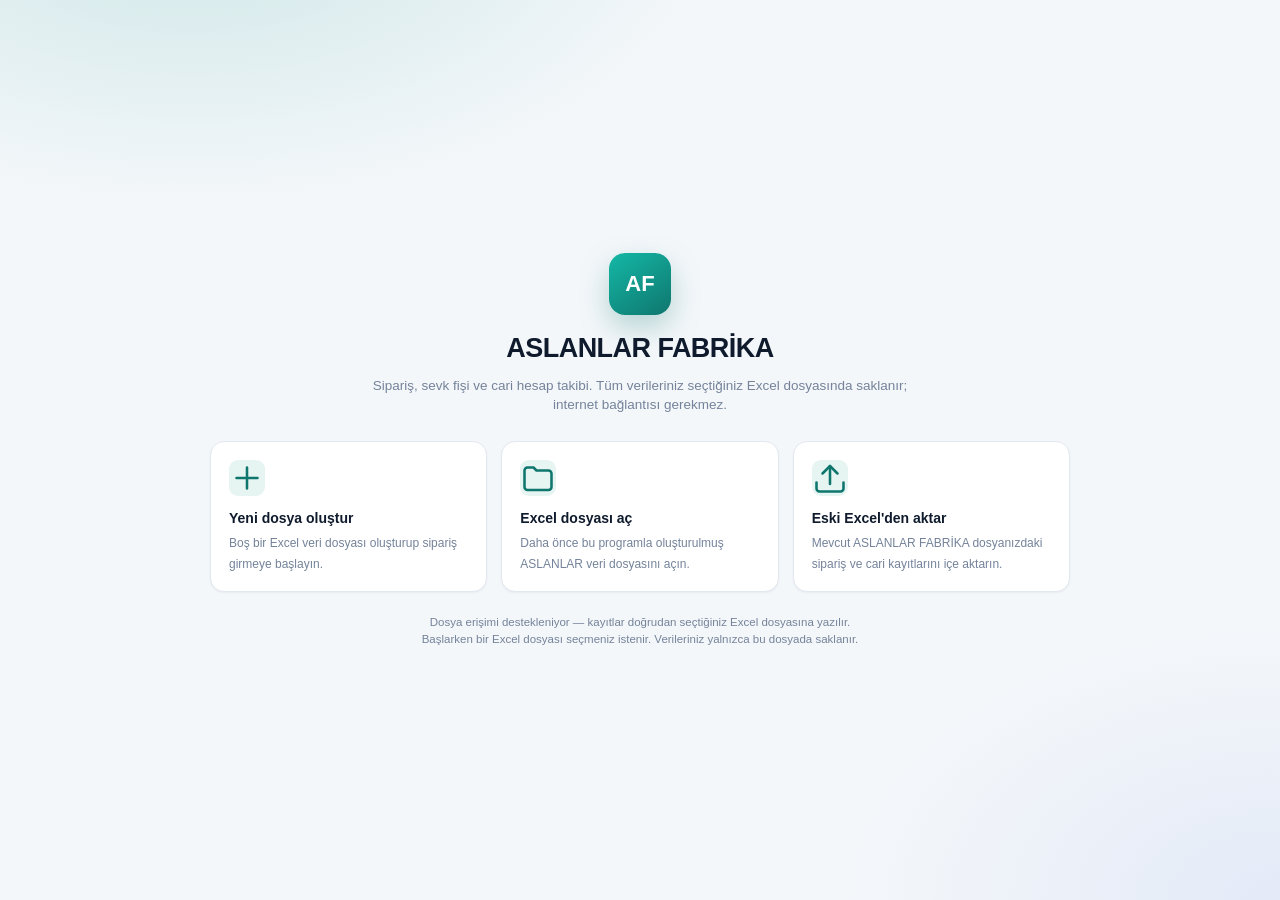
<file: ASLANLAR_SEVK.html>
<!doctype html>
<html lang="tr">
<head>
<meta charset="utf-8">
<meta name="viewport" content="width=device-width, initial-scale=1">
<title>ASLANLAR FABRİKA · Sevk ve Cari Yönetimi</title>
<meta name="description" content="Sipariş, sevk fişi ve cari hesap takibi. Veriler Excel dosyasında saklanır.">
<link rel="icon" href="data:image/svg+xml,%3Csvg xmlns='http://www.w3.org/2000/svg' viewBox='0 0 64 64'%3E%3Crect width='64' height='64' rx='14' fill='%230f766e'/%3E%3Ctext x='32' y='42' font-family='Segoe UI,Arial' font-size='24' font-weight='700' fill='white' text-anchor='middle'%3EAF%3C/text%3E%3C/svg%3E">
<style>
/* ============================================================
   ASLANLAR FABRİKA — Sevk & Cari Yönetimi
   ============================================================ */
:root {
  --bg: #f2f5f8;
  --bg-deep: #e9eef4;
  --surface: #ffffff;
  --surface-2: #f8fafc;
  --surface-3: #f1f5f9;
  --line: #e2e8f0;
  --line-strong: #cbd5e1;
  --ink: #0f1b2d;
  --ink-2: #3d4d63;
  --muted: #74839a;
  --brand: #0f766e;
  --brand-2: #0d9488;
  --brand-dark: #0b5f59;
  --brand-soft: #e6f4f2;
  --borc: #b91c1c;
  --alacak: #15803d;
  --warn: #b45309;
  --warn-soft: #fef3c7;
  --danger: #b91c1c;
  --danger-soft: #fee2e2;
  --ok-soft: #dcfce7;
  --info: #1d4ed8;
  --info-soft: #e0e7ff;
  --radius: 12px;
  --radius-sm: 8px;
  --shadow-sm: 0 1px 2px rgba(15, 27, 45, .05);
  --shadow-md: 0 8px 24px rgba(15, 27, 45, .08);
  --shadow-lg: 0 24px 60px rgba(15, 27, 45, .22);
  --font: "Segoe UI", "Inter", -apple-system, BlinkMacSystemFont, Roboto, "Helvetica Neue", Arial, sans-serif;
  --mono: "Cascadia Mono", "Consolas", ui-monospace, SFMono-Regular, monospace;
}

* { box-sizing: border-box; }

html, body { height: 100%; }

body {
  margin: 0;
  background: var(--bg);
  color: var(--ink);
  font-family: var(--font);
  font-size: 14px;
  line-height: 1.45;
  -webkit-font-smoothing: antialiased;
  text-rendering: optimizeLegibility;
}

button, input, select, textarea { font: inherit; color: inherit; }

h1, h2, h3, h4 { margin: 0; font-weight: 650; letter-spacing: -.01em; }

a { color: var(--brand); }

::selection { background: #bde9e3; }

.num { font-variant-numeric: tabular-nums; }
.muted { color: var(--muted); }
.small { font-size: 12px; }
.nowrap { white-space: nowrap; }
.right { text-align: right; }
.center { text-align: center; }
.hidden { display: none !important; }

/* ------------------------------------------------------------
   Kabuk
   ------------------------------------------------------------ */
.app { display: flex; min-height: 100vh; }

.side {
  width: 244px;
  flex: 0 0 244px;
  background: linear-gradient(180deg, #0b2230 0%, #0a1a26 100%);
  color: #cfe0ea;
  display: flex;
  flex-direction: column;
  padding: 22px 14px 16px;
  position: sticky;
  top: 0;
  height: 100vh;
  z-index: 20;
}

.brand { display: flex; align-items: center; gap: 10px; padding: 0 8px 22px; }
.brand-mark {
  width: 38px; height: 38px; border-radius: 10px;
  background: linear-gradient(145deg, #14b8a6, #0f766e);
  display: grid; place-items: center;
  font-weight: 800; font-size: 15px; color: #fff; letter-spacing: .5px;
  box-shadow: 0 6px 16px rgba(20, 184, 166, .28);
  flex: 0 0 auto; overflow: hidden;
}
.brand-mark img { width: 100%; height: 100%; object-fit: contain; background: #fff; }
.brand-text { min-width: 0; }
.brand-text b { display: block; color: #fff; font-size: 15px; letter-spacing: .02em; line-height: 1.15; }
.brand-text span { display: block; color: #6f8ba0; font-size: 10.5px; letter-spacing: .16em; text-transform: uppercase; margin-top: 2px; }

.nav { display: flex; flex-direction: column; gap: 2px; }
.nav-label { color: #5d7b90; font-size: 10px; letter-spacing: .14em; text-transform: uppercase; padding: 16px 10px 7px; }
.nav-btn {
  display: flex; align-items: center; gap: 10px;
  width: 100%; padding: 9px 10px;
  background: none; border: 0; border-radius: 9px;
  color: #a9c0cf; text-align: left; cursor: pointer;
  font-size: 13.5px; font-weight: 500;
  transition: background .14s, color .14s;
}
.nav-btn svg { width: 17px; height: 17px; flex: 0 0 auto; opacity: .8; }
.nav-btn:hover { background: rgba(255, 255, 255, .055); color: #eaf4fa; }
.nav-btn.active { background: rgba(20, 184, 166, .14); color: #fff; box-shadow: inset 2px 0 0 #2dd4bf; }
.nav-btn.active svg { opacity: 1; color: #5eead4; }
.nav-count {
  margin-left: auto; font-size: 11px; font-weight: 600;
  background: rgba(255, 255, 255, .08); color: #b9d2e1;
  padding: 1px 7px; border-radius: 20px;
}
.nav-btn.active .nav-count { background: rgba(45, 212, 191, .2); color: #ccfbf1; }

.side-foot { margin-top: auto; padding-top: 14px; }
.filebox {
  background: rgba(255, 255, 255, .045);
  border: 1px solid rgba(255, 255, 255, .07);
  border-radius: 10px; padding: 10px 11px;
  font-size: 12px;
}
.filebox .fname { display: flex; align-items: center; gap: 6px; color: #e3eff6; font-weight: 600; overflow: hidden; }
.filebox .fname svg { width: 14px; height: 14px; flex: 0 0 auto; opacity: .8; }
.filebox .fname span { overflow: hidden; text-overflow: ellipsis; white-space: nowrap; }
.filebox .fstat { display: flex; align-items: center; gap: 6px; margin-top: 5px; color: #7f99ab; font-size: 11px; }
.dot { width: 7px; height: 7px; border-radius: 50%; background: #64748b; flex: 0 0 auto; }
.dot.ok { background: #34d399; box-shadow: 0 0 0 3px rgba(52, 211, 153, .14); }
.dot.dirty { background: #fbbf24; box-shadow: 0 0 0 3px rgba(251, 191, 36, .14); }
.dot.off { background: #64748b; }
.filebox .fsave {
  margin-top: 8px; width: 100%;
  background: rgba(45, 212, 191, .13); border: 1px solid rgba(45, 212, 191, .22);
  color: #a7f3d0; border-radius: 7px; padding: 6px; font-size: 12px; font-weight: 600; cursor: pointer;
}
.filebox .fsave:hover { background: rgba(45, 212, 191, .2); }
.filebox .fhelp {
  margin-top: 6px; width: 100%; background: none; border: 0; color: #6d8798;
  font-size: 10.5px; cursor: pointer; padding: 2px;
}
.filebox .fhelp:hover { color: #b7d2e2; text-decoration: underline; }

.help-grid { display: grid; grid-template-columns: 1fr 1fr; gap: 14px; margin: 6px 0 16px; }
.help-step { display: flex; gap: 10px; padding: 12px; background: var(--surface-2); border: 1px solid var(--line); border-radius: 10px; }
.help-step > b {
  width: 24px; height: 24px; border-radius: 50%; background: var(--brand); color: #fff;
  display: grid; place-items: center; font-size: 12px; flex: 0 0 auto;
}
.help-step h3 { font-size: 13px; margin: 2px 0 4px; }
.help-step p { margin: 0; font-size: 12px; color: var(--ink-2); line-height: 1.5; }
.help-note { margin-top: 12px; padding: 12px 14px; background: var(--brand-soft); border: 1px solid #ccece7; border-radius: 10px; }
.help-note h3 { font-size: 12.5px; margin: 0 0 4px; color: var(--brand-dark); }
.help-note p, .help-note li { font-size: 12px; color: var(--ink-2); margin: 0; line-height: 1.55; }
.help-note ul { margin: 0; padding-left: 16px; }
@media (max-width: 720px) { .help-grid { grid-template-columns: 1fr; } }

.main { flex: 1; min-width: 0; display: flex; flex-direction: column; }

.topbar {
  display: flex; align-items: flex-end; justify-content: space-between; gap: 16px;
  padding: 22px 28px 16px;
  background: linear-gradient(180deg, rgba(255, 255, 255, .9), rgba(255, 255, 255, 0));
  border-bottom: 1px solid transparent;
}
.topbar h1 { font-size: 22px; }
.topbar .sub { margin: 3px 0 0; color: var(--muted); font-size: 12.5px; }
.topbar-actions { display: flex; align-items: center; gap: 8px; flex-wrap: wrap; justify-content: flex-end; }

.cari-pick {
  display: flex; align-items: center; gap: 5px;
  background: var(--surface); border: 1px solid var(--line-strong);
  border-radius: 9px; padding: 2px 5px 2px 9px; box-shadow: var(--shadow-sm);
}
.cari-pick > label {
  font-size: 9.5px; letter-spacing: .09em; text-transform: uppercase;
  color: var(--muted); font-weight: 700; margin: 0;
}
.cari-select {
  border: 0; box-shadow: none; background-color: transparent;
  min-height: 28px; padding: 2px 22px 2px 2px; font-weight: 650; font-size: 12.5px;
  max-width: 270px; border-radius: 6px; text-overflow: ellipsis;
}
.cari-select:focus { box-shadow: none; outline: 2px solid rgba(13, 148, 136, .25); }
.cari-pick:hover { border-color: #b6c2d0; }

table.data tr.clickable { cursor: pointer; }
table.data tr.clickable:hover td { background: var(--brand-soft); }

.content { padding: 4px 28px 40px; flex: 1; }

/* ------------------------------------------------------------
   Butonlar / form
   ------------------------------------------------------------ */
.btn {
  display: inline-flex; align-items: center; justify-content: center; gap: 7px;
  border: 1px solid var(--line-strong);
  background: var(--surface); color: var(--ink-2);
  border-radius: 9px; padding: 8px 13px;
  font-size: 13px; font-weight: 600; cursor: pointer;
  transition: background .13s, border-color .13s, color .13s, box-shadow .13s;
  white-space: nowrap;
  box-shadow: var(--shadow-sm);
}
.btn svg { width: 15px; height: 15px; }
.btn:hover { background: var(--surface-2); border-color: #b6c2d0; color: var(--ink); }
.btn:active { transform: translateY(1px); }
.btn:disabled { opacity: .5; cursor: not-allowed; transform: none; }
.btn-primary {
  background: linear-gradient(180deg, #128a80, var(--brand)); border-color: var(--brand-dark);
  color: #fff; box-shadow: 0 2px 6px rgba(15, 118, 110, .25);
}
.btn-primary:hover { background: linear-gradient(180deg, #0f7a71, #0c6b64); border-color: #0a5b55; color: #fff; }
.btn-danger { color: var(--danger); border-color: #f0c4c4; background: #fff; }
.btn-danger:hover { background: var(--danger-soft); border-color: #e6a3a3; color: #991b1b; }
.btn-ghost { background: transparent; border-color: transparent; box-shadow: none; color: var(--ink-2); }
.btn-ghost:hover { background: var(--surface-3); border-color: transparent; }
.btn-sm { padding: 5px 9px; font-size: 12px; border-radius: 7px; gap: 5px; }
.btn-icon {
  width: 30px; height: 30px; padding: 0; border-radius: 7px;
  background: transparent; border: 1px solid transparent; color: var(--muted); box-shadow: none;
}
.btn-icon:hover { background: var(--surface-3); color: var(--ink); border-color: var(--line); }
.btn-icon.danger:hover { background: var(--danger-soft); color: var(--danger); }

.field { display: flex; flex-direction: column; gap: 5px; min-width: 0; }
.field > label { font-size: 11.5px; font-weight: 650; color: var(--ink-2); letter-spacing: .01em; }
.field .hint { font-size: 11px; color: var(--muted); }
.input, .select, .textarea {
  width: 100%; border: 1px solid var(--line-strong); background: #fff;
  border-radius: 8px; padding: 8px 10px; font-size: 13.5px; color: var(--ink);
  transition: border-color .13s, box-shadow .13s;
  min-height: 36px;
}
.textarea { resize: vertical; min-height: 64px; }
.input:focus, .select:focus, .textarea:focus {
  outline: none; border-color: var(--brand-2); box-shadow: 0 0 0 3px rgba(13, 148, 136, .13);
}
.input:disabled, .select:disabled { background: var(--surface-3); color: var(--muted); }
.input.num { text-align: right; font-variant-numeric: tabular-nums; }
.input.sm { padding: 5px 7px; min-height: 30px; font-size: 12.5px; border-radius: 6px; }
.select { appearance: none; padding-right: 28px; background-image: url("data:image/svg+xml,%3Csvg xmlns='http://www.w3.org/2000/svg' viewBox='0 0 12 12'%3E%3Cpath d='M3 4.5 6 7.5 9 4.5' fill='none' stroke='%2374839a' stroke-width='1.4' stroke-linecap='round'/%3E%3C/svg%3E"); background-repeat: no-repeat; background-position: right 9px center; background-size: 12px; }

.search { position: relative; }
.search svg { position: absolute; left: 10px; top: 50%; transform: translateY(-50%); width: 15px; height: 15px; color: var(--muted); pointer-events: none; }
.search .input { padding-left: 31px; }

.form-grid { display: grid; gap: 14px; }
.g2 { grid-template-columns: repeat(2, minmax(0, 1fr)); }
.g3 { grid-template-columns: repeat(3, minmax(0, 1fr)); }
.g4 { grid-template-columns: repeat(4, minmax(0, 1fr)); }
.span2 { grid-column: span 2; }
.span3 { grid-column: span 3; }
.span4 { grid-column: span 4; }

.switch { display: inline-flex; align-items: center; gap: 9px; cursor: pointer; user-select: none; }
.switch input { position: absolute; opacity: 0; width: 0; height: 0; }
.switch .track { width: 36px; height: 20px; border-radius: 20px; background: #cbd5e1; position: relative; transition: background .15s; flex: 0 0 auto; }
.switch .track::after { content: ""; position: absolute; top: 2px; left: 2px; width: 16px; height: 16px; background: #fff; border-radius: 50%; transition: transform .15s; box-shadow: 0 1px 2px rgba(0,0,0,.2); }
.switch input:checked + .track { background: var(--brand-2); }
.switch input:checked + .track::after { transform: translateX(16px); }
.switch input:focus-visible + .track { box-shadow: 0 0 0 3px rgba(13, 148, 136, .2); }

/* ------------------------------------------------------------
   Kartlar / KPI
   ------------------------------------------------------------ */
.card {
  background: var(--surface); border: 1px solid var(--line);
  border-radius: var(--radius); box-shadow: var(--shadow-sm);
  overflow: hidden;
}
.card + .card { margin-top: 16px; }
.card-head {
  display: flex; align-items: center; justify-content: space-between; gap: 12px;
  padding: 13px 16px; border-bottom: 1px solid var(--line);
}
.card-head h2 { font-size: 14.5px; }
.card-head .sub { color: var(--muted); font-size: 12px; margin-top: 1px; }
.card-body { padding: 16px; }
.card-body.flush { padding: 0; }

.kpis { display: grid; grid-template-columns: repeat(4, minmax(0, 1fr)); gap: 14px; margin-bottom: 16px; }
.kpi {
  background: var(--surface); border: 1px solid var(--line); border-radius: var(--radius);
  padding: 14px 16px; box-shadow: var(--shadow-sm); position: relative; overflow: hidden;
}
.kpi::after {
  content: ""; position: absolute; inset: 0 auto 0 0; width: 3px; background: var(--brand-2); opacity: .75;
}
.kpi.warn::after { background: #f59e0b; }
.kpi.info::after { background: #3b82f6; }
.kpi.danger::after { background: #ef4444; }
.kpi-label { color: var(--muted); font-size: 11.5px; font-weight: 600; letter-spacing: .04em; text-transform: uppercase; }
.kpi-value { font-size: 26px; font-weight: 700; letter-spacing: -.02em; margin-top: 7px; font-variant-numeric: tabular-nums; line-height: 1.1; }
.kpi-value small { font-size: 14px; font-weight: 600; color: var(--muted); margin-left: 3px; }
.kpi-foot { color: var(--muted); font-size: 11.5px; margin-top: 5px; }
.kpi-foot b { color: var(--ink-2); font-weight: 650; }

.grid-2 { display: grid; grid-template-columns: 1.55fr 1fr; gap: 16px; align-items: start; }
.grid-2.even { grid-template-columns: 1fr 1fr; }

/* ------------------------------------------------------------
   Tablo
   ------------------------------------------------------------ */
.table-wrap { overflow: auto; max-height: calc(100vh - 250px); }
.table-wrap.short { max-height: calc(100vh - 320px); }
table.data { width: 100%; border-collapse: separate; border-spacing: 0; font-size: 13px; }
table.data thead th {
  position: sticky; top: 0; z-index: 2;
  background: var(--surface-2);
  border-bottom: 1px solid var(--line);
  color: var(--muted); font-size: 10.5px; font-weight: 700; letter-spacing: .07em; text-transform: uppercase;
  text-align: left; padding: 9px 12px; white-space: nowrap;
}
table.data thead th.sortable { cursor: pointer; user-select: none; }
table.data thead th.sortable:hover { color: var(--ink-2); background: var(--surface-3); }
table.data thead th .arrow { font-size: 9px; margin-left: 3px; opacity: .85; }
table.data tbody td { padding: 8px 12px; border-bottom: 1px solid #eef2f6; vertical-align: middle; }
table.data tbody tr:hover { background: #f9fbfd; }
table.data tbody tr:last-child td { border-bottom: 0; }
table.data tfoot td { padding: 10px 12px; border-top: 2px solid var(--line-strong); font-weight: 700; background: var(--surface-2); }
table.data td.right, table.data th.right { text-align: right; white-space: nowrap; }
table.data td.center, table.data th.center { text-align: center; }
table.data .strong { font-weight: 650; }
table.data .sub { color: var(--muted); font-size: 11.5px; }
.row-actions { display: flex; gap: 2px; justify-content: flex-end; opacity: .55; transition: opacity .12s; }
tr:hover .row-actions { opacity: 1; }

.thumb {
  width: 40px; height: 40px; border-radius: 8px; flex: 0 0 auto;
  background: var(--surface-3) center/cover no-repeat;
  border: 1px solid var(--line);
  display: grid; place-items: center; color: var(--muted); font-size: 11px; font-weight: 700;
}
.thumb.lg { width: 68px; height: 68px; border-radius: 10px; }
.cell-model { display: flex; align-items: center; gap: 10px; min-width: 0; }
.cell-model .mname { font-weight: 600; color: var(--ink); overflow: hidden; text-overflow: ellipsis; white-space: nowrap; max-width: 320px; }
.cell-model .mcolor { color: var(--muted); font-size: 11.5px; }

.pill {
  display: inline-flex; align-items: center; gap: 5px;
  padding: 2px 8px; border-radius: 20px; font-size: 11px; font-weight: 650;
  background: var(--surface-3); color: var(--ink-2); white-space: nowrap;
}
.pill.ok { background: var(--ok-soft); color: #166534; }
.pill.warn { background: var(--warn-soft); color: #92400e; }
.pill.danger { background: var(--danger-soft); color: #991b1b; }
.pill.info { background: var(--info-soft); color: #3730a3; }
.pill.muted { background: #eef2f6; color: #64748b; }

.progress { width: 74px; height: 5px; border-radius: 5px; background: #e7edf3; overflow: hidden; margin-top: 4px; }
.progress i { display: block; height: 100%; background: var(--brand-2); border-radius: 5px; }
.progress.full i { background: #22c55e; }

.empty { text-align: center; padding: 46px 20px; color: var(--muted); }
.empty > svg { width: 38px; height: 38px; opacity: .35; margin-bottom: 10px; }
.empty h3 { font-size: 15px; color: var(--ink-2); margin-bottom: 5px; }
.empty p { margin: 0 0 14px; font-size: 12.5px; }

.toolbar { display: flex; align-items: center; gap: 10px; flex-wrap: wrap; padding: 12px 16px; border-bottom: 1px solid var(--line); background: var(--surface); }
.toolbar .grow { flex: 1; min-width: 160px; }
.seg { display: inline-flex; background: var(--surface-3); border-radius: 8px; padding: 2px; gap: 2px; }
.seg button {
  border: 0; background: transparent; color: var(--ink-2); font-size: 12px; font-weight: 600;
  padding: 5px 11px; border-radius: 6px; cursor: pointer;
}
.seg button.active { background: #fff; color: var(--ink); box-shadow: var(--shadow-sm); }

.pager { display: flex; align-items: center; justify-content: space-between; padding: 10px 14px; border-top: 1px solid var(--line); color: var(--muted); font-size: 12px; }

/* ------------------------------------------------------------
   Sevk ekranı
   ------------------------------------------------------------ */
.ship-layout { display: grid; grid-template-columns: 380px minmax(0, 1fr); gap: 16px; align-items: start; }
.pick-list { max-height: 520px; overflow: auto; }
.pick-item {
  display: flex; align-items: center; gap: 10px; padding: 9px 12px;
  border-bottom: 1px solid #eef2f6; cursor: pointer;
}
.pick-item:hover { background: var(--brand-soft); }
.pick-item.disabled { opacity: .45; cursor: not-allowed; }
.pick-item .info { min-width: 0; flex: 1; }
.pick-item .info b { display: block; font-size: 12.5px; font-weight: 650; overflow: hidden; text-overflow: ellipsis; white-space: nowrap; }
.pick-item .info span { font-size: 11px; color: var(--muted); }
.pick-item .add { color: var(--brand); font-weight: 700; font-size: 18px; line-height: 1; }

.line-table input { width: 76px; }
.line-table td { padding: 6px 8px !important; }
.ship-summary { display: flex; align-items: center; justify-content: flex-end; gap: 26px; padding: 12px 16px; background: var(--surface-2); border-top: 1px solid var(--line); }
.ship-summary div span { display: block; font-size: 10.5px; color: var(--muted); text-transform: uppercase; letter-spacing: .06em; font-weight: 650; }
.ship-summary div b { font-size: 17px; font-variant-numeric: tabular-nums; }

/* ------------------------------------------------------------
   Modal
   ------------------------------------------------------------ */
.modal-backdrop {
  position: fixed; inset: 0; background: rgba(10, 22, 34, .45);
  backdrop-filter: blur(2px);
  display: flex; align-items: flex-start; justify-content: center;
  padding: 5vh 18px; z-index: 100; overflow: auto;
  animation: fade .14s ease-out;
}
@keyframes fade { from { opacity: 0; } }
.modal {
  background: var(--surface); border-radius: 14px; box-shadow: var(--shadow-lg);
  width: 100%; max-width: 640px; margin: auto;
  animation: pop .16s ease-out;
  display: flex; flex-direction: column; max-height: 90vh;
}
@keyframes pop { from { opacity: 0; transform: translateY(8px) scale(.99); } }
.modal.wide { max-width: 860px; }
.modal.xwide { max-width: 1000px; }
.modal-head { display: flex; align-items: flex-start; gap: 12px; padding: 18px 20px 12px; }
.modal-head h2 { font-size: 17px; }
.modal-head p { margin: 3px 0 0; color: var(--muted); font-size: 12px; }
.modal-head .btn-icon { margin-left: auto; }
.modal-body { padding: 4px 20px 18px; overflow: auto; }
.modal-foot { display: flex; align-items: center; justify-content: flex-end; gap: 8px; padding: 13px 20px; border-top: 1px solid var(--line); background: var(--surface-2); border-radius: 0 0 14px 14px; }
.modal-foot .left { margin-right: auto; }

.toast-root { position: fixed; right: 18px; bottom: 18px; z-index: 200; display: flex; flex-direction: column; gap: 8px; }
.toast {
  background: #10243a; color: #eaf2f8; padding: 10px 14px; border-radius: 9px;
  box-shadow: var(--shadow-md); font-size: 13px; display: flex; align-items: center; gap: 9px;
  animation: slidein .18s ease-out; max-width: 380px;
}
.toast.err { background: #7f1d1d; }
.toast.ok { background: #14532d; }
@keyframes slidein { from { opacity: 0; transform: translateY(8px); } }

/* ------------------------------------------------------------
   Onboarding
   ------------------------------------------------------------ */
.welcome {
  min-height: 100vh; display: grid; place-items: center; padding: 40px 20px;
  background:
    radial-gradient(900px 500px at 15% -10%, rgba(13, 148, 136, .16), transparent 60%),
    radial-gradient(800px 500px at 100% 100%, rgba(29, 78, 216, .08), transparent 55%),
    #f4f7fa;
}
.welcome-card { width: 100%; max-width: 860px; }
.welcome-head { text-align: center; margin-bottom: 26px; }
.welcome-head .logo {
  width: 62px; height: 62px; border-radius: 16px; margin: 0 auto 14px;
  background: linear-gradient(145deg, #14b8a6, #0f766e);
  display: grid; place-items: center; color: #fff; font-weight: 800; font-size: 22px;
  box-shadow: 0 12px 30px rgba(15, 118, 110, .28);
}
.welcome-head h1 { font-size: 27px; letter-spacing: -.02em; }
.welcome-head p { color: var(--muted); margin: 8px auto 0; max-width: 540px; font-size: 13.5px; }
.choice-grid { display: grid; grid-template-columns: repeat(3, 1fr); gap: 14px; }
.choice {
  text-align: left; background: #fff; border: 1px solid var(--line); border-radius: 14px;
  padding: 18px; cursor: pointer; box-shadow: var(--shadow-sm);
  transition: border-color .15s, transform .15s, box-shadow .15s;
}
.choice:hover { border-color: var(--brand-2); transform: translateY(-2px); box-shadow: var(--shadow-md); }
.choice .ic { width: 36px; height: 36px; border-radius: 9px; background: var(--brand-soft); color: var(--brand); display: grid; place-items: center; margin-bottom: 12px; }
.choice b { display: block; font-size: 14px; margin-bottom: 4px; }
.choice span { color: var(--muted); font-size: 12px; line-height: 1.5; }
.welcome-foot { text-align: center; color: var(--muted); font-size: 11.5px; margin-top: 22px; }
.resume-bar {
  display: flex; align-items: center; gap: 12px; background: #fff; border: 1px solid var(--line);
  border-radius: 12px; padding: 12px 14px; margin-bottom: 16px; box-shadow: var(--shadow-sm);
}
.resume-bar .grow { flex: 1; min-width: 0; }
.resume-bar b { display: block; font-size: 13px; }
.resume-bar span { color: var(--muted); font-size: 11.5px; }

/* ------------------------------------------------------------
   Panel akışı / grafik
   ------------------------------------------------------------ */
.feed { padding: 4px 0; }
.feed-item { display: flex; align-items: center; gap: 10px; padding: 9px 16px; border-bottom: 1px solid #f0f4f8; }
.feed-item:last-child { border-bottom: 0; }
.feed-dot { width: 7px; height: 7px; border-radius: 50%; flex: 0 0 auto; background: var(--muted); }
.feed-dot.borc { background: var(--borc); }
.feed-dot.alacak { background: var(--alacak); }
.feed-main { min-width: 0; flex: 1; }
.feed-main b { display: block; font-size: 12.5px; font-weight: 600; overflow: hidden; text-overflow: ellipsis; white-space: nowrap; }
.feed-main span { display: block; color: var(--muted); font-size: 11px; margin-top: 1px; }
.feed-amt { font-size: 12.5px; font-weight: 700; font-variant-numeric: tabular-nums; white-space: nowrap; }
.feed-amt.borc { color: var(--borc); }
.feed-amt.alacak { color: var(--alacak); }

.bars { display: flex; align-items: flex-end; gap: 10px; height: 148px; padding: 0 4px; }
.bar-item { flex: 1; display: flex; flex-direction: column; align-items: center; height: 100%; min-width: 0; }
.bar-value { font-size: 10px; color: var(--muted); height: 14px; font-variant-numeric: tabular-nums; }
.bar-track { flex: 1; width: 100%; max-width: 46px; display: flex; align-items: flex-end; }
.bar-fill {
  width: 100%; border-radius: 5px 5px 2px 2px;
  background: linear-gradient(180deg, #2dd4bf, #0f766e);
  min-height: 4px; transition: height .3s;
}
.bar-item:hover .bar-fill { background: linear-gradient(180deg, #5eead4, #0d9488); }
.bar-label { font-size: 10.5px; color: var(--muted); margin-top: 6px; text-transform: capitalize; }

.kv { display: flex; align-items: center; justify-content: space-between; gap: 12px; padding: 7px 0; border-bottom: 1px dashed #eef2f6; font-size: 12.5px; }
.kv:last-of-type { border-bottom: 0; }
.kv span { color: var(--muted); }
.kv b { font-weight: 600; text-align: right; overflow: hidden; text-overflow: ellipsis; }

.preview-wrap { background: #eef2f6; border: 1px solid var(--line); border-radius: 10px; padding: 12px; overflow: auto; max-height: 62vh; }
.preview-wrap .print-doc { width: 100%; min-height: 0; padding: 10mm; box-shadow: 0 2px 10px rgba(15, 27, 45, .12); border-radius: 2px; }

.sr-only {
  position: absolute; width: 1px; height: 1px; padding: 0; margin: -1px;
  overflow: hidden; clip: rect(0, 0, 0, 0); white-space: nowrap; border: 0;
}

/* ------------------------------------------------------------
   Giriş ekranı
   ------------------------------------------------------------ */
.auth-page {
  min-height: 100vh; display: flex; align-items: center; justify-content: center; padding: 26px 18px;
  background:
    radial-gradient(900px 520px at 8% -10%, rgba(13, 148, 136, .16), transparent 62%),
    radial-gradient(760px 520px at 105% 108%, rgba(30, 64, 175, .10), transparent 58%),
    #eef2f6;
}
.auth-panel {
  width: 100%; max-width: 980px; min-width: 0; display: grid; grid-template-columns: 1.12fr .88fr;
  background: #fff; border: 1px solid rgba(148, 163, 184, .28); border-radius: 24px;
  overflow: hidden; box-shadow: 0 30px 80px rgba(15, 27, 45, .16), 0 2px 8px rgba(15, 27, 45, .05);
}
.auth-aside {
  position: relative; overflow: hidden; padding: 42px 40px;
  background: linear-gradient(150deg, #0c2533 0%, #0a1a26 55%, #0b2230 100%);
  color: #d7e6ef; display: flex; flex-direction: column;
}
.auth-aside-top { display: flex; align-items: center; gap: 11px; font-weight: 700; letter-spacing: .02em; color: #fff; font-size: 15px; position: relative; z-index: 1; }
.auth-mark { width: 40px; height: 40px; border-radius: 11px; font-size: 14px; }
.auth-aside h2 { margin: 38px 0 10px; font-size: 27px; line-height: 1.22; letter-spacing: -.02em; color: #fff; position: relative; z-index: 1; }
.auth-aside > p { margin: 0; font-size: 13px; line-height: 1.65; color: #9db4c3; max-width: 330px; position: relative; z-index: 1; }
.auth-points { list-style: none; margin: 26px 0 0; padding: 0; display: flex; flex-direction: column; gap: 12px; position: relative; z-index: 1; }
.auth-points li { display: flex; align-items: center; gap: 10px; font-size: 12.5px; color: #c3d6e2; }
.auth-points svg { width: 17px; height: 17px; color: #5eead4; flex: 0 0 auto; }
.auth-aside-foot { margin-top: auto; padding-top: 34px; display: flex; align-items: center; gap: 7px; color: #6f8ba0; font-size: 11px; position: relative; z-index: 1; }
.auth-aside-foot svg { width: 14px; height: 14px; }
.auth-orb { position: absolute; border-radius: 50%; filter: blur(6px); opacity: .55; pointer-events: none; }
.auth-orb.o1 { width: 220px; height: 220px; right: -80px; top: 40px; background: radial-gradient(circle, rgba(45, 212, 191, .35), transparent 65%); }
.auth-orb.o2 { width: 260px; height: 260px; left: -90px; bottom: -60px; background: radial-gradient(circle, rgba(59, 130, 246, .22), transparent 65%); }

.auth-main { padding: 46px 44px; display: flex; flex-direction: column; justify-content: center; min-width: 0; }
.auth-mobile-brand { display: none; align-items: center; gap: 9px; margin-bottom: 22px; font-size: 14px; }
.auth-head h1 { font-size: 24px; letter-spacing: -.02em; }
.auth-head p { margin: 6px 0 0; color: var(--muted); font-size: 13px; }
.auth-form { display: flex; flex-direction: column; gap: 15px; margin-top: 26px; }
.auth-field { display: flex; flex-direction: column; gap: 6px; }
.auth-field > label { font-size: 11.5px; font-weight: 650; color: var(--ink-2); }
.auth-input { position: relative; display: flex; align-items: center; }
.auth-input > svg { position: absolute; left: 13px; width: 16px; height: 16px; color: #94a3b8; pointer-events: none; }
.auth-input .input { height: 44px; padding-left: 38px; padding-right: 40px; border-radius: 10px; font-size: 14px; }
.auth-input .input:focus { border-color: var(--brand-2); box-shadow: 0 0 0 4px rgba(13, 148, 136, .12); }
.auth-eye { position: absolute; right: 8px; width: 30px; height: 30px; border: 0; background: none; color: #94a3b8; cursor: pointer; border-radius: 7px; display: grid; place-items: center; }
.auth-eye svg { width: 17px; height: 17px; }
.auth-eye:hover { color: var(--ink-2); background: var(--surface-3); }
.auth-row { display: flex; align-items: center; justify-content: space-between; gap: 10px; margin-top: 2px; flex-wrap: wrap; }
.auth-check { display: inline-flex; align-items: center; gap: 8px; font-size: 12.5px; color: var(--ink-2); cursor: pointer; user-select: none; }
.auth-check input { position: absolute; opacity: 0; width: 0; height: 0; }
.auth-check .box { width: 18px; height: 18px; border-radius: 5px; border: 1.5px solid #cbd5e1; display: grid; place-items: center; background: #fff; transition: .15s; }
.auth-check .box svg { width: 11px; height: 11px; color: #fff; opacity: 0; transform: scale(.6); transition: .15s; }
.auth-check input:checked + .box { background: var(--brand); border-color: var(--brand); }
.auth-check input:checked + .box svg { opacity: 1; transform: scale(1); }
.auth-check input:focus-visible + .box { box-shadow: 0 0 0 3px rgba(13, 148, 136, .2); }
.auth-hint { font-size: 10.5px; color: #98a6b8; }
.auth-err { color: var(--danger); font-size: 12px; min-height: 15px; margin-top: -4px; }
.auth-submit { height: 44px; width: 100%; justify-content: center; gap: 8px; font-size: 13.5px; border-radius: 10px; margin-top: 2px; }
.auth-submit svg { width: 15px; height: 15px; }
.auth-note { color: var(--muted); font-size: 11px; margin-top: 16px; line-height: 1.5; }
.auth-main-foot { margin-top: 26px; padding-top: 14px; border-top: 1px solid var(--line); display: flex; align-items: center; gap: 7px; color: #98a6b8; font-size: 10.5px; }
.auth-main-foot svg { width: 13px; height: 13px; flex: 0 0 auto; }
.auth-caps { display: none; align-items: center; gap: 5px; font-size: 11px; color: #b45309; margin-top: 4px; }
.auth-caps.show { display: flex; }
.auth-caps svg { width: 13px; height: 13px; }

@media (max-width: 860px) {
  .auth-panel { grid-template-columns: 1fr; max-width: 440px; }
  .auth-aside { display: none; }
  .auth-main { padding: 34px 28px; }
  .auth-mobile-brand { display: flex; }
}
@media (max-width: 480px) {
  .auth-page { padding: 0; }
  .auth-panel { border-radius: 0; min-height: 100vh; border: 0; }
  .auth-main { padding: 30px 22px; }
}

.side-user { margin-bottom: 10px; }
.su-row { display: flex; align-items: center; gap: 8px; padding: 7px 8px; border-radius: 9px; background: rgba(255,255,255,.04); }
.su-avatar {
  width: 30px; height: 30px; border-radius: 8px; flex: 0 0 auto;
  background: rgba(45, 212, 191, .16); color: #99f6e4;
  display: grid; place-items: center; font-size: 11px; font-weight: 700;
}
.su-info { min-width: 0; flex: 1; }
.su-info b { display: block; color: #e3eff6; font-size: 11.5px; font-weight: 600; overflow: hidden; text-overflow: ellipsis; white-space: nowrap; }
.su-info span { display: block; color: #7f99ab; font-size: 10px; }
.su-lock {
  background: none; border: 0; color: #7f99ab; cursor: pointer; padding: 4px; border-radius: 6px;
  display: grid; place-items: center;
}
.su-lock svg { width: 15px; height: 15px; }
.su-lock:hover { color: #fca5a5; background: rgba(255,255,255,.06); }

@media (max-width: 1080px) {
  .side-user { display: none; }
}

/* ------------------------------------------------------------
   Yedekler / palet / günlük
   ------------------------------------------------------------ */
.backup-row { display: flex; align-items: center; justify-content: space-between; gap: 12px; padding: 10px 0; border-bottom: 1px dashed var(--line); }
.backup-row:last-child { border-bottom: 0; }
.br-main b { display: block; font-size: 13px; }
.br-main span { font-size: 11px; color: var(--muted); }
.br-actions { display: flex; gap: 6px; flex: 0 0 auto; }

.palette .search { position: relative; }
.pal-list { max-height: 46vh; overflow: auto; margin-top: 10px; }
.pal-item { display: flex; align-items: center; gap: 10px; width: 100%; text-align: left; padding: 9px 10px; border: 0; background: none; border-radius: 8px; cursor: pointer; }
.pal-item:hover, .pal-item.active { background: var(--surface-2); }
.pal-tur { font-size: 9.5px; text-transform: uppercase; letter-spacing: .04em; color: var(--muted); min-width: 52px; font-weight: 650; }
.pal-text { flex: 1; min-width: 0; }
.pal-text b { display: block; font-size: 13px; font-weight: 600; }
.pal-text span { display: block; font-size: 11px; color: var(--muted); overflow: hidden; text-overflow: ellipsis; white-space: nowrap; }
.pal-item svg { width: 14px; height: 14px; color: #94a3b8; flex: 0 0 auto; }
.pal-empty { padding: 18px 10px; color: var(--muted); font-size: 12.5px; text-align: center; }

.issue-list { margin: 0; padding-left: 18px; font-size: 12.5px; color: var(--ink-2); }
.issue-list li { margin: 4px 0; }

.changelog { padding: 10px 0; border-bottom: 1px dashed var(--line); }
.changelog:last-child { border-bottom: 0; }
.cl-head { display: flex; gap: 10px; align-items: baseline; }
.cl-head b { font-size: 13px; }
.cl-head span { font-size: 11px; color: var(--muted); }
.changelog ul { margin: 6px 0 0; padding-left: 18px; font-size: 12.5px; color: var(--ink-2); }
.changelog li { margin: 3px 0; }

/* ------------------------------------------------------------
   Yazdırma
   ------------------------------------------------------------ */
.print-root { display: none; }

.print-doc {
  width: 210mm; min-height: 297mm; padding: 14mm 12mm;
  background: #fff; color: #111; font-family: "Segoe UI", Arial, sans-serif; font-size: 12px;
  margin: 0 auto;
}
.pf-top { display: flex; justify-content: space-between; align-items: flex-start; border-bottom: 2px solid #111; padding-bottom: 8px; }
.pf-brand { display: flex; gap: 10px; align-items: center; }
.pf-brand img { width: 54px; height: 54px; object-fit: contain; }
.pf-brand .t1 { font-size: 17px; font-weight: 800; letter-spacing: .02em; }
.pf-brand .t2 { font-size: 10px; color: #555; margin-top: 2px; }
.pf-title { text-align: right; }
.pf-title b { display: block; font-size: 19px; letter-spacing: .06em; }
.pf-meta { display: grid; grid-template-columns: 1fr 1fr; gap: 4px 24px; margin: 12px 0 10px; font-size: 12px; }
.pf-meta .row { display: flex; gap: 7px; }
.pf-meta .k { color: #666; min-width: 62px; }
.pf-meta .v { font-weight: 600; }
table.pf-table { width: 100%; border-collapse: collapse; margin-top: 6px; }
table.pf-table th, table.pf-table td { border: 1px solid #333; padding: 5px 7px; font-size: 11.5px; }
table.pf-table th { background: #eee; font-size: 10px; text-transform: uppercase; letter-spacing: .05em; }
table.pf-table td.imgcell { width: 62px; height: 54px; padding: 2px; text-align: center; }
table.pf-table td.imgcell img { width: 56px; height: 48px; object-fit: contain; }
table.pf-table td.model { font-weight: 600; }
table.pf-table td.n { text-align: right; font-variant-numeric: tabular-nums; width: 74px; }
table.pf-table tfoot td { font-weight: 700; background: #f4f4f4; }
.pf-note { margin-top: 10px; font-size: 11px; color: #444; min-height: 18px; }
.pf-sign { display: flex; justify-content: space-between; margin-top: 42px; }
.pf-sign div { width: 44%; text-align: center; }
.pf-sign .line { border-top: 1px solid #333; padding-top: 6px; font-size: 11px; }
.pf-foot { margin-top: 18px; border-top: 1px solid #ccc; padding-top: 6px; font-size: 9.5px; color: #777; display: flex; justify-content: space-between; }

.ekstre-table td, .ekstre-table th { font-size: 10.5px; }

/* A5 sevk fişi */
.print-doc.a5 {
  width: 148mm; min-height: 210mm; padding: 8mm 7mm; font-size: 9.5px;
}
.print-doc.a5 .pf-top { padding-bottom: 5px; }
.print-doc.a5 .pf-brand { gap: 7px; }
.print-doc.a5 .pf-brand img { width: 38px; height: 38px; }
.print-doc.a5 .pf-brand .t1 { font-size: 13px; }
.print-doc.a5 .pf-brand .t2 { font-size: 8.5px; }
.print-doc.a5 .pf-title b { font-size: 14px; }
.print-doc.a5 .pf-meta { font-size: 9px; gap: 2px 12px; margin: 7px 0 6px; }
.print-doc.a5 .pf-meta .k { min-width: 46px; }
.print-doc.a5 table.pf-table { margin-top: 4px; }
.print-doc.a5 table.pf-table th, .print-doc.a5 table.pf-table td { padding: 3px 4px; font-size: 8.8px; }
.print-doc.a5 table.pf-table th { font-size: 7.4px; }
.print-doc.a5 table.pf-table td.imgcell { width: 44px; height: 34px; }
.print-doc.a5 table.pf-table td.imgcell img { width: 38px; height: 30px; }
.print-doc.a5 table.pf-table td.n { width: 46px; }
.print-doc.a5 .pf-note { font-size: 8.8px; margin-top: 6px; min-height: 14px; }
.print-doc.a5 .pf-sign { margin-top: 22px; }
.print-doc.a5 .pf-sign .line { font-size: 9px; }
.print-doc.a5 .pf-foot { margin-top: 10px; font-size: 7.8px; }

.preview-wrap .print-doc.a5 { width: 148mm; max-width: 100%; min-height: 0; padding: 8mm 7mm; }

@media print {
  body { background: #fff; }
  .app, .modal-backdrop, .toast-root, .welcome { display: none !important; }
  .print-root { display: block !important; }
  .print-doc { width: auto; min-height: 0; padding: 0; margin: 0; }
  @page { size: A4; margin: 12mm; }
}

/* ------------------------------------------------------------
   Duyarlılık
   ------------------------------------------------------------ */
@media (max-width: 1280px) {
  .kpis { grid-template-columns: repeat(2, minmax(0, 1fr)); }
  .grid-2 { grid-template-columns: 1fr; }
  .ship-layout { grid-template-columns: 340px minmax(0, 1fr); }
}
@media (max-width: 1080px) {
  .side { width: 76px; flex-basis: 76px; padding: 18px 10px; }
  .brand-text, .nav-btn span.lbl, .nav-count, .nav-label, .filebox .fname span, .filebox .fstat, .filebox .fsave { display: none; }
  .brand { justify-content: center; padding-bottom: 18px; }
  .nav-btn { justify-content: center; }
  .filebox { display: grid; place-items: center; padding: 8px; }
  .content, .topbar { padding-left: 18px; padding-right: 18px; }
}
@media (max-width: 820px) {
  .app { flex-direction: column; }
  .side { width: 100%; flex-basis: auto; height: auto; position: static; flex-direction: row; align-items: center; gap: 6px; padding: 10px 12px; }
  .nav { flex-direction: row; overflow: auto; }
  .brand { padding: 0; margin-right: 6px; }
  .side-foot, .nav-label { display: none; }
  .ship-layout { grid-template-columns: 1fr; }
  .choice-grid { grid-template-columns: 1fr; }
  .kpis { grid-template-columns: 1fr; }
  .topbar { flex-direction: column; align-items: flex-start; }
}

</style>
</head>
<body>
<div id="root">
  <div style="min-height:100vh;display:grid;place-items:center;color:#74839a;font-family:'Segoe UI',Arial,sans-serif;font-size:13px">
    Yükleniyor…
  </div>
</div>
<div id="modalRoot"></div>
<div id="toastRoot" class="toast-root"></div>
<div id="printRoot" class="print-root"></div>
<input type="file" id="fileInput" accept=".xlsx,application/vnd.openxmlformats-officedocument.spreadsheetml.sheet" class="hidden">
<input type="file" id="legacyInput" accept=".xlsx,application/vnd.openxmlformats-officedocument.spreadsheetml.sheet" class="hidden">
<input type="file" id="cariImportInput" accept=".xlsx,application/vnd.openxmlformats-officedocument.spreadsheetml.sheet" class="hidden">
<script>
/*!
 * xlsx-lite — bağımlılıksız XLSX okuyucu / yazıcı
 * ASLANLAR FABRİKA Sevk & Cari Yönetimi için özel olarak yazıldı.
 * Okuma: ZIP (store/deflate) + SpreadsheetML (sharedStrings, inlineStr, sayı, tarih)
 * Yazma: ZIP (store) + minimal SpreadsheetML + stiller (başlık, sayı, tarih, para)
 */
(function (root, factory) {
  if (typeof module === 'object' && module.exports) module.exports = factory();
  else root.XLSXLite = factory();
})(typeof globalThis !== 'undefined' ? globalThis : this, function () {
  'use strict';

  var enc = new TextEncoder();
  var dec = new TextDecoder('utf-8');

  /* ------------------------------------------------------------------ */
  /* CRC32                                                               */
  /* ------------------------------------------------------------------ */
  var CRC_TABLE = (function () {
    var t = new Uint32Array(256);
    for (var n = 0; n < 256; n++) {
      var c = n;
      for (var k = 0; k < 8; k++) c = c & 1 ? 0xedb88320 ^ (c >>> 1) : c >>> 1;
      t[n] = c >>> 0;
    }
    return t;
  })();

  function crc32(u8) {
    var c = 0xffffffff;
    for (var i = 0; i < u8.length; i++) c = CRC_TABLE[(c ^ u8[i]) & 0xff] ^ (c >>> 8);
    return (c ^ 0xffffffff) >>> 0;
  }

  /* ------------------------------------------------------------------ */
  /* ZIP yazıcı (sıkıştırmasız)                                          */
  /* ------------------------------------------------------------------ */
  function dosTime(d) {
    var time = ((d.getHours() & 31) << 11) | ((d.getMinutes() & 63) << 5) | ((d.getSeconds() / 2) & 31);
    var date = (((d.getFullYear() - 1980) & 127) << 9) | (((d.getMonth() + 1) & 15) << 5) | (d.getDate() & 31);
    return { time: time, date: date };
  }

  function zipStore(entries) {
    var now = dosTime(new Date());
    var chunks = [];
    var central = [];
    var offset = 0;

    entries.forEach(function (entry) {
      var nameBytes = enc.encode(entry.name);
      var data = entry.data;
      var crc = crc32(data);

      var local = new Uint8Array(30 + nameBytes.length);
      var lv = new DataView(local.buffer);
      lv.setUint32(0, 0x04034b50, true);
      lv.setUint16(4, 20, true);
      lv.setUint16(6, 0x0800, true); // UTF-8 isim
      lv.setUint16(8, 0, true); // store
      lv.setUint16(10, now.time, true);
      lv.setUint16(12, now.date, true);
      lv.setUint32(14, crc, true);
      lv.setUint32(18, data.length, true);
      lv.setUint32(22, data.length, true);
      lv.setUint16(26, nameBytes.length, true);
      lv.setUint16(28, 0, true);
      local.set(nameBytes, 30);

      chunks.push(local, data);

      var cd = new Uint8Array(46 + nameBytes.length);
      var cv = new DataView(cd.buffer);
      cv.setUint32(0, 0x02014b50, true);
      cv.setUint16(4, 20, true);
      cv.setUint16(6, 20, true);
      cv.setUint16(8, 0x0800, true);
      cv.setUint16(10, 0, true);
      cv.setUint16(12, now.time, true);
      cv.setUint16(14, now.date, true);
      cv.setUint32(16, crc, true);
      cv.setUint32(20, data.length, true);
      cv.setUint32(24, data.length, true);
      cv.setUint16(28, nameBytes.length, true);
      cv.setUint16(30, 0, true);
      cv.setUint16(32, 0, true);
      cv.setUint16(34, 0, true);
      cv.setUint16(36, 0, true);
      cv.setUint32(38, 0, true);
      cv.setUint32(42, offset, true);
      cd.set(nameBytes, 46);
      central.push(cd);

      offset += local.length + data.length;
    });

    var cdSize = central.reduce(function (a, b) { return a + b.length; }, 0);
    var eocd = new Uint8Array(22);
    var ev = new DataView(eocd.buffer);
    ev.setUint32(0, 0x06054b50, true);
    ev.setUint16(8, entries.length, true);
    ev.setUint16(10, entries.length, true);
    ev.setUint32(12, cdSize, true);
    ev.setUint32(16, offset, true);

    var total = offset + cdSize + 22;
    var out = new Uint8Array(total);
    var p = 0;
    chunks.forEach(function (c) { out.set(c, p); p += c.length; });
    central.forEach(function (c) { out.set(c, p); p += c.length; });
    out.set(eocd, p);
    return out;
  }

  /* ------------------------------------------------------------------ */
  /* ZIP okuyucu                                                         */
  /* ------------------------------------------------------------------ */
  async function inflateRaw(bytes) {
    if (typeof DecompressionStream === 'undefined') {
      throw new Error('Tarayıcı sıkıştırılmış Excel dosyalarını açamıyor (DecompressionStream yok).');
    }
    var stream = new Blob([bytes]).stream().pipeThrough(new DecompressionStream('deflate-raw'));
    var buf = await new Response(stream).arrayBuffer();
    return new Uint8Array(buf);
  }

  async function unzip(input) {
    var u8 = input instanceof Uint8Array ? input : new Uint8Array(input);
    var dv = new DataView(u8.buffer, u8.byteOffset, u8.byteLength);
    var eocd = -1;
    var min = Math.max(0, u8.length - 66000);
    for (var i = u8.length - 22; i >= min; i--) {
      if (dv.getUint32(i, true) === 0x06054b50) { eocd = i; break; }
    }
    if (eocd < 0) throw new Error('Geçersiz XLSX dosyası (ZIP sonu bulunamadı).');
    var count = dv.getUint16(eocd + 10, true);
    var cdOffset = dv.getUint32(eocd + 16, true);
    var p = cdOffset;
    var files = {};
    for (var k = 0; k < count; k++) {
      if (dv.getUint32(p, true) !== 0x02014b50) break;
      var method = dv.getUint16(p + 10, true);
      var csize = dv.getUint32(p + 20, true);
      var nameLen = dv.getUint16(p + 28, true);
      var extraLen = dv.getUint16(p + 30, true);
      var cmtLen = dv.getUint16(p + 32, true);
      var localOff = dv.getUint32(p + 42, true);
      var name = dec.decode(u8.subarray(p + 46, p + 46 + nameLen));
      p += 46 + nameLen + extraLen + cmtLen;
      if (dv.getUint32(localOff, true) !== 0x04034b50) continue;
      var lNameLen = dv.getUint16(localOff + 26, true);
      var lExtraLen = dv.getUint16(localOff + 28, true);
      var start = localOff + 30 + lNameLen + lExtraLen;
      files[name] = { method: method, data: u8.subarray(start, start + csize) };
    }
    return {
      names: Object.keys(files),
      async text(name) {
        var f = files[name];
        if (!f) return null;
        var data = f.method === 8 ? await inflateRaw(f.data) : f.data;
        return dec.decode(data);
      },
      has(name) { return !!files[name]; }
    };
  }

  /* ------------------------------------------------------------------ */
  /* XML yardımcıları                                                    */
  /* ------------------------------------------------------------------ */
  function esc(s) {
    return String(s)
      .replace(/&/g, '&amp;')
      .replace(/</g, '&lt;')
      .replace(/>/g, '&gt;')
      .replace(/"/g, '&quot;')
      .replace(/[\u0000-\u0008\u000B\u000C\u000E-\u001F]/g, '');
  }

  function unesc(s) {
    return s
      .replace(/&#x([0-9a-fA-F]+);/g, function (m, h) { return String.fromCodePoint(parseInt(h, 16)); })
      .replace(/&#(\d+);/g, function (m, d) { return String.fromCodePoint(parseInt(d, 10)); })
      .replace(/&lt;/g, '<')
      .replace(/&gt;/g, '>')
      .replace(/&quot;/g, '"')
      .replace(/&apos;/g, "'")
      .replace(/&amp;/g, '&');
  }

  function attrs(s) {
    var out = {};
    var re = /([\w:.-]+)\s*=\s*"([^"]*)"/g;
    var m;
    while ((m = re.exec(s))) out[m[1]] = unesc(m[2]);
    return out;
  }

  function colToIndex(ref) {
    var letters = (ref.match(/^[A-Z]+/i) || ['A'])[0].toUpperCase();
    var n = 0;
    for (var i = 0; i < letters.length; i++) n = n * 26 + (letters.charCodeAt(i) - 64);
    return n - 1;
  }

  function indexToCol(i) {
    var s = '';
    i = i + 1;
    while (i > 0) {
      var r = (i - 1) % 26;
      s = String.fromCharCode(65 + r) + s;
      i = Math.floor((i - 1) / 26);
    }
    return s;
  }

  /* ------------------------------------------------------------------ */
  /* Tarih dönüşümleri                                                   */
  /* ------------------------------------------------------------------ */
  var DATE_XF_IDS = { 14: 1, 15: 1, 16: 1, 17: 1, 18: 1, 19: 1, 20: 1, 21: 1, 22: 1, 45: 1, 46: 1, 47: 1 };

  function serialToDate(n) {
    var ms = Math.round((n - 25569) * 86400 * 1000);
    return new Date(ms);
  }

  function isoDate(d) {
    var y = d.getUTCFullYear();
    var m = String(d.getUTCMonth() + 1).padStart(2, '0');
    var day = String(d.getUTCDate()).padStart(2, '0');
    return y + '-' + m + '-' + day;
  }

  function dateToSerial(d) {
    var utc = Date.UTC(d.getFullYear(), d.getMonth(), d.getDate());
    return utc / 86400000 + 25569;
  }

  /* ------------------------------------------------------------------ */
  /* Okuyucu                                                             */
  /* ------------------------------------------------------------------ */
  async function readWorkbook(input, opts) {
    opts = opts || {};
    var zip = await unzip(input);

    // [Content_Types] gerekmiyor; doğrudan workbook ilişkilerini oku
    var wbXml = await zip.text('xl/workbook.xml');
    if (!wbXml) throw new Error('Excel dosyası okunamadı (workbook.xml yok).');
    var relsXml = (await zip.text('xl/_rels/workbook.xml.rels')) || '';

    var rels = {};
    var relRe = /<Relationship\b([^>]*)\/?>/g;
    var rm;
    while ((rm = relRe.exec(relsXml))) {
      var a = attrs(rm[1]);
      if (a.Id) rels[a.Id] = a.Target;
    }

    var shared = [];
    if (zip.has('xl/sharedStrings.xml')) {
      var sstXml = await zip.text('xl/sharedStrings.xml');
      var siRe = /<si\b[^>]*>([\s\S]*?)<\/si>|<si\b[^>]*\/>/g;
      var sm;
      while ((sm = siRe.exec(sstXml))) {
        var body = sm[1] || '';
        var texts = [];
        var tRe = /<t\b[^>]*>([\s\S]*?)<\/t>/g;
        var tm;
        while ((tm = tRe.exec(body))) texts.push(unesc(tm[1]));
        shared.push(texts.join(''));
      }
    }

    // stiller: hangi xf tarih biçimli?
    var dateXfs = {};
    var styleXml = (await zip.text('xl/styles.xml')) || '';
    var customDate = {};
    var nfRe = /<numFmt\b([^>]*)\/?>/g;
    var nm;
    while ((nm = nfRe.exec(styleXml))) {
      var na = attrs(nm[1]);
      var code = (na.formatCode || '').replace(/"[^"]*"/g, '').replace(/\[[^\]]*\]/g, '');
      if (/[dmy]/i.test(code) && !/^(#|0|,|\.|\s)+$/.test(code)) customDate[na.numFmtId] = 1;
    }
    var xfsMatch = styleXml.match(/<cellXfs[^>]*>([\s\S]*?)<\/cellXfs>/);
    if (xfsMatch) {
      var xfRe = /<xf\b([^>]*?)(?:\/>|>[\s\S]*?<\/xf>)/g;
      var xm, idx = 0;
      while ((xm = xfRe.exec(xfsMatch[1]))) {
        var xa = attrs(xm[1]);
        var id = parseInt(xa.numFmtId || '0', 10);
        if (DATE_XF_IDS[id] || customDate[id]) dateXfs[idx] = 1;
        idx++;
      }
    }

    var sheetTags = [];
    var shRe = /<sheet\b([^>]*)\/?>/g;
    var shm;
    var workbookBody = wbXml.replace(/<sheets>[\s\S]*?<\/sheets>/, function (b) { return b; });
    while ((shm = shRe.exec(workbookBody))) {
      var sa = attrs(shm[1]);
      if (!sa.name) continue;
      sheetTags.push({ name: unesc(sa.name), rid: sa['r:id'], state: sa.state || 'visible' });
    }

    var sheets = [];
    for (var i = 0; i < sheetTags.length; i++) {
      var tag = sheetTags[i];
      var target = rels[tag.rid] || '';
      target = target.replace(/^\/?xl\//, '').replace(/^\//, '');
      var path = 'xl/' + target;
      if (!zip.has(path)) {
        // bazen hedef "worksheets/sheet1.xml" biçiminde gelir
        path = 'xl/worksheets/sheet' + (i + 1) + '.xml';
      }
      var xml = await zip.text(path);
      if (!xml) continue;
      var parsed = parseSheet(xml, shared, dateXfs);
      sheets.push({
        name: tag.name,
        hidden: tag.state !== 'visible',
        rows: parsed.rows,
        cols: parsed.cols
      });
    }

    return { sheets: sheets };
  }

  function parseSheet(xml, shared, dateXfs) {
    var rows = [];
    var maxCol = 0;
    var rowRe = /<row\b([^>]*?)(?:\/>|>([\s\S]*?)<\/row>)/g;
    var rm, autoRow = 0;

    while ((rm = rowRe.exec(xml))) {
      var ra = attrs(rm[1]);
      var rowIdx = ra.r ? parseInt(ra.r, 10) - 1 : autoRow;
      autoRow = rowIdx + 1;
      var body = rm[2] || '';
      var cells = [];
      var cellRe = /<c\b([^>]*?)(?:\/>|>([\s\S]*?)<\/c>)/g;
      var cm;
      while ((cm = cellRe.exec(body))) {
        var ca = attrs(cm[1]);
        var inner = cm[2] || '';
        var ci = ca.r ? colToIndex(ca.r) : cells.length;
        var v = cellValue(ca, inner, shared, dateXfs);
        cells[ci] = v;
        if (ci + 1 > maxCol) maxCol = ci + 1;
      }
      for (var z = 0; z < cells.length; z++) if (cells[z] === undefined) cells[z] = null;
      rows[rowIdx] = cells;
    }

    for (var r = 0; r < rows.length; r++) if (!rows[r]) rows[r] = [];
    // boş satırları dizinin sonundan at
    while (rows.length && rows[rows.length - 1].every(function (c) { return c === null || c === ''; })) rows.pop();
    return { rows: rows, cols: maxCol };
  }

  function cellValue(a, inner, shared, dateXfs) {
    var t = a.t || 'n';
    if (t === 'inlineStr') {
      var texts = [];
      var re = /<t\b[^>]*>([\s\S]*?)<\/t>/g;
      var m;
      while ((m = re.exec(inner))) texts.push(unesc(m[1]));
      return texts.join('');
    }
    var vm = inner.match(/<v\b[^>]*>([\s\S]*?)<\/v>/);
    var raw = vm ? unesc(vm[1]) : null;
    if (raw === null) return null;

    if (t === 's') {
      var idx = parseInt(raw, 10);
      return shared[idx] === undefined ? null : shared[idx];
    }
    if (t === 'str') return raw;
    if (t === 'b') return raw === '1';
    if (t === 'e') return null;
    if (t === 'd') return raw; // ISO tarih metni

    var num = parseFloat(raw);
    if (isNaN(num)) return raw;
    if (a.s !== undefined && dateXfs[parseInt(a.s, 10)]) {
      var d = serialToDate(num);
      var h = d.getUTCHours(), mi = d.getUTCMinutes(), s = d.getUTCSeconds();
      return (h || mi || s) ? d.toISOString() : isoDate(d);
    }
    return num;
  }

  /* ------------------------------------------------------------------ */
  /* Yazıcı                                                              */
  /* ------------------------------------------------------------------ */
  var STYLE = {
    DEFAULT: 0,
    HEADER: 1,
    TEXT: 2,
    INT: 3,
    NUM: 4,
    DATE: 5,
    WRAP: 6
  };

  function stylesXml() {
    return '<?xml version="1.0" encoding="UTF-8" standalone="yes"?>' +
      '<styleSheet xmlns="http://schemas.openxmlformats.org/spreadsheetml/2006/main">' +
      '<numFmts count="1"><numFmt numFmtId="164" formatCode="dd.mm.yyyy"/></numFmts>' +
      '<fonts count="2">' +
      '<font><sz val="11"/><color rgb="FF1F2937"/><name val="Calibri"/><family val="2"/></font>' +
      '<font><b/><sz val="11"/><color rgb="FFFFFFFF"/><name val="Calibri"/><family val="2"/></font>' +
      '</fonts>' +
      '<fills count="3">' +
      '<fill><patternFill patternType="none"/></fill>' +
      '<fill><patternFill patternType="gray125"/></fill>' +
      '<fill><patternFill patternType="solid"><fgColor rgb="FF0F766E"/><bgColor indexed="64"/></patternFill></fill>' +
      '</fills>' +
      '<borders count="2">' +
      '<border><left/><right/><top/><bottom/><diagonal/></border>' +
      '<border>' +
      '<left style="thin"><color rgb="FFD6DDE3"/></left>' +
      '<right style="thin"><color rgb="FFD6DDE3"/></right>' +
      '<top style="thin"><color rgb="FFD6DDE3"/></top>' +
      '<bottom style="thin"><color rgb="FFD6DDE3"/></bottom>' +
      '<diagonal/></border>' +
      '</borders>' +
      '<cellStyleXfs count="1"><xf numFmtId="0" fontId="0" fillId="0" borderId="0"/></cellStyleXfs>' +
      '<cellXfs count="7">' +
      '<xf numFmtId="0" fontId="0" fillId="0" borderId="0" xfId="0"/>' +
      '<xf numFmtId="0" fontId="1" fillId="2" borderId="1" xfId="0" applyFont="1" applyFill="1" applyBorder="1" applyAlignment="1"><alignment horizontal="center" vertical="center" wrapText="1"/></xf>' +
      '<xf numFmtId="0" fontId="0" fillId="0" borderId="1" xfId="0" applyBorder="1" applyAlignment="1"><alignment vertical="center"/></xf>' +
      '<xf numFmtId="3" fontId="0" fillId="0" borderId="1" xfId="0" applyNumberFormat="1" applyBorder="1" applyAlignment="1"><alignment horizontal="right" vertical="center"/></xf>' +
      '<xf numFmtId="4" fontId="0" fillId="0" borderId="1" xfId="0" applyNumberFormat="1" applyBorder="1" applyAlignment="1"><alignment horizontal="right" vertical="center"/></xf>' +
      '<xf numFmtId="164" fontId="0" fillId="0" borderId="1" xfId="0" applyNumberFormat="1" applyBorder="1" applyAlignment="1"><alignment horizontal="center" vertical="center"/></xf>' +
      '<xf numFmtId="0" fontId="0" fillId="0" borderId="1" xfId="0" applyBorder="1" applyAlignment="1"><alignment vertical="center" wrapText="1"/></xf>' +
      '</cellXfs>' +
      '<cellStyles count="1"><cellStyle name="Normal" xfId="0" builtinId="0"/></cellStyles>' +
      '</styleSheet>';
  }

  function cellXml(ref, value, sst) {
    if (value === null || value === undefined || value === '') return '';
    var style = null;
    var type = null;
    var text = null;

    if (value instanceof Date) {
      style = STYLE.DATE;
      text = String(dateToSerial(value));
    } else if (typeof value === 'number' || (value && typeof value === 'object' && typeof value.v === 'number')) {
      var n = typeof value === 'number' ? value : value.v;
      var isInt = Math.abs(n - Math.round(n)) < 1e-9;
      style = (value && value.s === 'num') ? STYLE.NUM : (isInt ? STYLE.INT : STYLE.NUM);
      n = Math.round(n * 1e6) / 1e6;
      text = String(n);
    } else if (value && typeof value === 'object' && value.v instanceof Date) {
      style = STYLE.DATE;
      text = String(dateToSerial(value.v));
    } else if (typeof value === 'boolean') {
      type = 'b';
      text = value ? '1' : '0';
    } else {
      style = STYLE.TEXT;
      type = 's';
      var str = String(value);
      if (str.length > 32000) str = str.slice(0, 32000);
      var si = sst.index(str);
      text = String(si);
    }

    var sAttr = style !== null ? ' s="' + style + '"' : '';
    if (type) return '<c r="' + ref + '"' + sAttr + ' t="' + type + '"><v>' + text + '</v></c>';
    return '<c r="' + ref + '"' + sAttr + '><v>' + text + '</v></c>';
  }

  function sheetXml(sheet, sst) {
    var columns = sheet.columns || [];
    var rows = sheet.rows || [];
    var totalCols = columns.length;
    var totalRows = rows.length + 1;
    var lastRef = indexToCol(Math.max(totalCols - 1, 0)) + Math.max(totalRows, 1);

    var xml = '<?xml version="1.0" encoding="UTF-8" standalone="yes"?>' +
      '<worksheet xmlns="http://schemas.openxmlformats.org/spreadsheetml/2006/main" xmlns:r="http://schemas.openxmlformats.org/officeDocument/2006/relationships">' +
      '<dimension ref="A1:' + lastRef + '"/>' +
      '<sheetViews><sheetView workbookViewId="0">' +
      (sheet.freeze === false ? '' : '<pane ySplit="1" topLeftCell="A2" activePane="bottomLeft" state="frozen"/><selection pane="bottomLeft" activeCell="A2" sqref="A2"/>') +
      '</sheetView></sheetViews>' +
      '<sheetFormatPr defaultRowHeight="15"/>';

    if (columns.length) {
      xml += '<cols>';
      columns.forEach(function (c, i) {
        var w = c.width || 12;
        xml += '<col min="' + (i + 1) + '" max="' + (i + 1) + '" width="' + w + '" customWidth="1"/>';
      });
      xml += '</cols>';
    }

    xml += '<sheetData>';
    // başlık satırı
    xml += '<row r="1" ht="28" customHeight="1">';
    columns.forEach(function (c, i) {
      xml += '<c r="' + indexToCol(i) + '1" s="' + STYLE.HEADER + '" t="inlineStr"><is><t>' + esc(c.header) + '</t></is></c>';
    });
    xml += '</row>';

    rows.forEach(function (row, ri) {
      var r = ri + 2;
      xml += '<row r="' + r + '">';
      for (var ci = 0; ci < totalCols; ci++) {
        var val = row[ci];
        var c = cellXml(indexToCol(ci) + r, val, sst);
        xml += c;
      }
      xml += '</row>';
    });
    xml += '</sheetData>';

    if (rows.length) {
      xml += '<autoFilter ref="A1:' + indexToCol(Math.max(totalCols - 1, 0)) + totalRows + '"/>';
    }
    xml += '<pageMargins left="0.5" right="0.5" top="0.6" bottom="0.6" header="0.3" footer="0.3"/>' +
      '<pageSetup paperSize="9" orientation="landscape" fitToWidth="1" fitToHeight="0"/>' +
      '</worksheet>';
    return xml;
  }

  function writeWorkbook(model, meta) {
    meta = meta || {};
    var sheets = model.sheets || [];
    var sst = {
      list: [],
      map: new Map(),
      index: function (s) {
        if (this.map.has(s)) return this.map.get(s);
        var i = this.list.length;
        this.map.set(s, i);
        this.list.push(s);
        return i;
      }
    };

    var sheetFiles = sheets.map(function (sheet) {
      return { xml: sheetXml(sheet, sst), name: sheet.name, hidden: !!sheet.hidden };
    });

    var contentTypes = '<?xml version="1.0" encoding="UTF-8" standalone="yes"?>' +
      '<Types xmlns="http://schemas.openxmlformats.org/package/2006/content-types">' +
      '<Default Extension="rels" ContentType="application/vnd.openxmlformats-package.relationships+xml"/>' +
      '<Default Extension="xml" ContentType="application/xml"/>' +
      '<Override PartName="/xl/workbook.xml" ContentType="application/vnd.openxmlformats-officedocument.spreadsheetml.sheet.main+xml"/>' +
      sheetFiles.map(function (f, i) {
        return '<Override PartName="/xl/worksheets/sheet' + (i + 1) + '.xml" ContentType="application/vnd.openxmlformats-officedocument.spreadsheetml.worksheet+xml"/>';
      }).join('') +
      '<Override PartName="/xl/styles.xml" ContentType="application/vnd.openxmlformats-officedocument.spreadsheetml.styles+xml"/>' +
      '<Override PartName="/xl/sharedStrings.xml" ContentType="application/vnd.openxmlformats-officedocument.spreadsheetml.sharedStrings+xml"/>' +
      '<Override PartName="/docProps/core.xml" ContentType="application/vnd.openxmlformats-package.core-properties+xml"/>' +
      '</Types>';

    var rootRels = '<?xml version="1.0" encoding="UTF-8" standalone="yes"?>' +
      '<Relationships xmlns="http://schemas.openxmlformats.org/package/2006/relationships">' +
      '<Relationship Id="rId1" Type="http://schemas.openxmlformats.org/officeDocument/2006/relationships/officeDocument" Target="xl/workbook.xml"/>' +
      '<Relationship Id="rId2" Type="http://schemas.openxmlformats.org/package/2006/relationships/metadata/core-properties" Target="docProps/core.xml"/>' +
      '</Relationships>';

    var workbookXml = '<?xml version="1.0" encoding="UTF-8" standalone="yes"?>' +
      '<workbook xmlns="http://schemas.openxmlformats.org/spreadsheetml/2006/main" xmlns:r="http://schemas.openxmlformats.org/officeDocument/2006/relationships">' +
      '<workbookPr defaultThemeVersion="166925"/>' +
      '<bookViews><workbookView xWindow="0" yWindow="0" windowWidth="24000" windowHeight="14000"/></bookViews>' +
      '<sheets>' +
      sheetFiles.map(function (f, i) {
        return '<sheet name="' + esc(f.name) + '" sheetId="' + (i + 1) + '"' + (f.hidden ? ' state="hidden"' : '') + ' r:id="rId' + (i + 1) + '"/>';
      }).join('') +
      '</sheets>' +
      '</workbook>';

    var workbookRels = '<?xml version="1.0" encoding="UTF-8" standalone="yes"?>' +
      '<Relationships xmlns="http://schemas.openxmlformats.org/package/2006/relationships">' +
      sheetFiles.map(function (f, i) {
        return '<Relationship Id="rId' + (i + 1) + '" Type="http://schemas.openxmlformats.org/officeDocument/2006/relationships/worksheet" Target="worksheets/sheet' + (i + 1) + '.xml"/>';
      }).join('') +
      '<Relationship Id="rId' + (sheetFiles.length + 1) + '" Type="http://schemas.openxmlformats.org/officeDocument/2006/relationships/styles" Target="styles.xml"/>' +
      '<Relationship Id="rId' + (sheetFiles.length + 2) + '" Type="http://schemas.openxmlformats.org/officeDocument/2006/relationships/sharedStrings" Target="sharedStrings.xml"/>' +
      '</Relationships>';

    var sstXml = '<?xml version="1.0" encoding="UTF-8" standalone="yes"?>' +
      '<sst xmlns="http://schemas.openxmlformats.org/spreadsheetml/2006/main" count="' + sst.list.length + '" uniqueCount="' + sst.list.length + '">' +
      sst.list.map(function (s) {
        return '<si><t xml:space="preserve">' + esc(s) + '</t></si>';
      }).join('') +
      '</sst>';

    var now = new Date().toISOString().replace(/\.\d{3}Z$/, 'Z');
    var coreXml = '<?xml version="1.0" encoding="UTF-8" standalone="yes"?>' +
      '<cp:coreProperties xmlns:cp="http://schemas.openxmlformats.org/package/2006/metadata/core-properties" xmlns:dc="http://purl.org/dc/elements/1.1/" xmlns:dcterms="http://purl.org/dc/terms/" xmlns:xsi="http://www.w3.org/2001/XMLSchema-instance">' +
      '<dc:title>' + esc(meta.title || 'ASLANLAR FABRİKA Veri') + '</dc:title>' +
      '<dc:creator>' + esc(meta.creator || 'ASLANLAR Sevk') + '</dc:creator>' +
      '<cp:lastModifiedBy>' + esc(meta.creator || 'ASLANLAR Sevk') + '</cp:lastModifiedBy>' +
      '<dcterms:created xsi:type="dcterms:W3CDTF">' + now + '</dcterms:created>' +
      '<dcterms:modified xsi:type="dcterms:W3CDTF">' + now + '</dcterms:modified>' +
      '</cp:coreProperties>';

    var files = [
      { name: '[Content_Types].xml', data: enc.encode(contentTypes) },
      { name: '_rels/.rels', data: enc.encode(rootRels) },
      { name: 'docProps/core.xml', data: enc.encode(coreXml) },
      { name: 'xl/workbook.xml', data: enc.encode(workbookXml) },
      { name: 'xl/_rels/workbook.xml.rels', data: enc.encode(workbookRels) },
      { name: 'xl/styles.xml', data: enc.encode(stylesXml()) },
      { name: 'xl/sharedStrings.xml', data: enc.encode(sstXml) }
    ];
    sheetFiles.forEach(function (f, i) {
      files.push({ name: 'xl/worksheets/sheet' + (i + 1) + '.xml', data: enc.encode(f.xml) });
    });

    return zipStore(files);
  }

  /* ------------------------------------------------------------------ */
  return {
    readWorkbook: readWorkbook,
    writeWorkbook: writeWorkbook,
    inflateRaw: inflateRaw,
    _internal: { crc32: crc32, zipStore: zipStore, unzip: unzip, colToIndex: colToIndex, indexToCol: indexToCol, dateToSerial: dateToSerial, serialToDate: serialToDate }
  };
});

</script>
<script>
/*!
 * core.js — ASLANLAR FABRİKA veri modeli ve iş kuralları
 * Sipariş, sevk fişi ve cari hesap işlemlerinin tamamı burada; arayüzden bağımsız.
 */
(function (root, factory) {
  if (typeof module === 'object' && module.exports) module.exports = factory();
  else root.Core = factory();
})(typeof globalThis !== 'undefined' ? globalThis : this, function () {
  'use strict';

  var TYPES = { SATIS: 'SATIŞ', TAHSILAT: 'TAHSİLAT', ALIS: 'ALIŞ', GELIR: 'GELİR', DEVIR: 'DEVRİ', DIGER: 'DİĞER' };

  var SHEET = {
    CARILER: 'CARİLER',
    KULLANICILAR: 'KULLANICILAR',
    MODELLER: 'MODEL KARTLARI',
    MODEL_IMAGES: 'MODEL RESİMLERİ',
    ORDERS: 'SİPARİŞLER',
    LEDGER: 'CARİ HESAP',
    SHIPMENTS: 'SEVK FİŞLERİ',
    LINES: 'SEVK SATIRLARI',
    AUDIT: 'İŞLEM GÜNLÜĞÜ',
    TRASH: 'ÇÖP KUTUSU',
    IMAGES: 'RESİMLER',
    SETTINGS: 'AYARLAR'
  };

  /* ------------------------------------------------------------------ */
  /* Yardımcılar                                                         */
  /* ------------------------------------------------------------------ */
  function pad(n) { return String(n).padStart(2, '0'); }

  function todayISO() {
    var d = new Date();
    return d.getFullYear() + '-' + pad(d.getMonth() + 1) + '-' + pad(d.getDate());
  }

  /** Her türlü tarih girdisini YYYY-MM-DD biçimine çevirir. */
  function toISODate(value) {
    if (!value && value !== 0) return '';
    if (value instanceof Date) {
      if (isNaN(value)) return '';
      return value.getFullYear() + '-' + pad(value.getMonth() + 1) + '-' + pad(value.getDate());
    }
    if (typeof value === 'number' && value > 20000 && value < 80000) {
      // Excel seri tarihi
      var ms = Math.round((value - 25569) * 86400 * 1000);
      var d = new Date(ms);
      return d.getUTCFullYear() + '-' + pad(d.getUTCMonth() + 1) + '-' + pad(d.getUTCDate());
    }
    var s = String(value).trim();
    if (!s) return '';
    var m = s.match(/^(\d{4})-(\d{1,2})-(\d{1,2})/);
    if (m) return m[1] + '-' + pad(+m[2]) + '-' + pad(+m[3]);
    m = s.match(/^(\d{1,2})[.\/-](\d{1,2})[.\/-](\d{2,4})/);
    if (m) {
      var y = +m[3];
      if (y < 100) y += 2000;
      return y + '-' + pad(+m[2]) + '-' + pad(+m[1]);
    }
    var d2 = new Date(s);
    if (!isNaN(d2)) return d2.getFullYear() + '-' + pad(d2.getMonth() + 1) + '-' + pad(d2.getDate());
    return '';
  }

  /** "1.234,56", "1234.56", "1 234" gibi girdileri sayıya çevirir. */
  function num(value) {
    if (value === null || value === undefined || value === '') return 0;
    if (typeof value === 'number') return isFinite(value) ? value : 0;
    var s = String(value).trim().replace(/\s/g, '').replace(/[₺$€£]/g, '');
    if (!s) return 0;
    var hasDot = s.indexOf('.') > -1, hasComma = s.indexOf(',') > -1;
    if (hasDot && hasComma) {
      if (s.lastIndexOf(',') > s.lastIndexOf('.')) s = s.replace(/\./g, '').replace(',', '.');
      else s = s.replace(/,/g, '');
    } else if (hasComma) {
      s = s.replace(/\./g, '').replace(',', '.');
    }
    var n = parseFloat(s);
    return isFinite(n) ? n : 0;
  }

  function round2(n) { return Math.round((n + Number.EPSILON) * 100) / 100; }

  function normKey(s) {
    return String(s === null || s === undefined ? '' : s)
      .toLocaleUpperCase('tr-TR')
      .replace(/İ/g, 'I').replace(/I/g, 'I')
      .replace(/Ş/g, 'S').replace(/Ğ/g, 'G').replace(/Ü/g, 'U')
      .replace(/Ö/g, 'O').replace(/Ç/g, 'C')
      .replace(/[^A-Z0-9]/g, '');
  }

  function nextId(list) {
    var max = 0;
    for (var i = 0; i < list.length; i++) if ((list[i].id || 0) > max) max = list[i].id;
    return max + 1;
  }

  function kodUret(model, renk) {
    var m = String(model || '').trim();
    if (!m) return '';
    var p = m.slice(0, 4).toLocaleUpperCase('tr-TR');
    return renk ? p + ' - ' + String(renk).toLocaleUpperCase('tr-TR') : p;
  }

  /* ------------------------------------------------------------------ */
  /* Varsayılanlar                                                       */
  /* ------------------------------------------------------------------ */
  function defaultSettings() {
    return {
      firmaAdi: 'DEMİR AYAKKABI - FABRİKA',
      cariAdi: 'ASLANLAR AYAKKABI',
      firmaAdres: 'SEFAKÖY',
      firmaTel: '',
      vergiDairesi: '',
      vergiNo: '',
      sevkBaslik: 'SEVK FİŞİ',
      kagit: 'A4',
      para: '₺',
      markaAdi: 'ASLANLAR',
      markaAlt: 'FABRİKA',
      markaKisa: 'AF',
      dosyaAdi: 'ASLANLAR_VERI',
      sonSiparisNo: 0,
      sonFisNo: 0,
      varsayilanAsorti: 10,
      logo: '',
      kurulum: ''
    };
  }

  function emptyData() {
    return {
      cariler: [], kullanicilar: [], modeller: [], orders: [], ledger: [], shipments: [],
      lines: [], audit: [], trash: [], images: {}, modelImages: {}, settings: defaultSettings()
    };
  }

  /** Yeni dosya: boş veri + varsayılan cari hesap. */
  function newData() {
    var d = emptyData();
    d.cariler.push(defaultCari(d.settings.cariAdi || 'ASLANLAR AYAKKABI'));
    d.settings.kurulum = new Date().toISOString();
    return d;
  }

  /* ------------------------------------------------------------------ */
  /* Kullanıcılar                                                        */
  /* ------------------------------------------------------------------ */
  function normalizeKullanici(input) {
    return {
      id: num(input.id),
      ad: String(input.ad || '').trim(),
      kullanici: String(input.kullanici || '').trim(),
      tuz: String(input.tuz || ''),
      sifre: String(input.sifre || ''),
      rol: String(input.rol || '').toLocaleUpperCase('tr-TR') === 'YÖNETİCİ' ? 'YÖNETİCİ' : 'KULLANICI',
      aktif: input.aktif === false || input.aktif === 0 || String(input.aktif).toLocaleUpperCase('tr-TR') === 'HAYIR' ? false : true,
      sonGiris: String(input.sonGiris || '')
    };
  }

  function kullaniciById(data, id) {
    return data.kullanicilar.filter(function (u) { return u.id === id; })[0] || null;
  }

  function kullaniciBul(data, kullanici) {
    var key = normKey(kullanici);
    return data.kullanicilar.filter(function (u) { return normKey(u.kullanici) === key; })[0] || null;
  }

  function aktifYoneticiVar(data, haricId) {
    return data.kullanicilar.some(function (u) {
      return u.rol === 'YÖNETİCİ' && u.aktif !== false && u.id !== haricId;
    });
  }

  function addKullanici(data, input) {
    var u = normalizeKullanici(input);
    if (!u.ad) throw new Error('Ad soyad zorunlu.');
    if (!u.kullanici) throw new Error('Kullanıcı adı zorunlu.');
    if (!u.sifre) throw new Error('Şifre zorunlu.');
    if (kullaniciBul(data, u.kullanici)) throw new Error('Bu kullanıcı adı zaten kullanılıyor.');
    u.id = nextId(data.kullanicilar);
    data.kullanicilar.push(u);
    return u;
  }

  function updateKullanici(data, id, input) {
    var u = kullaniciById(data, id);
    if (!u) throw new Error('Kullanıcı bulunamadı.');
    var next = normalizeKullanici(Object.assign({}, u, input, { id: id }));
    if (!next.ad) throw new Error('Ad soyad zorunlu.');
    if (!next.kullanici) throw new Error('Kullanıcı adı zorunlu.');
    var ayni = kullaniciBul(data, next.kullanici);
    if (ayni && ayni.id !== id) throw new Error('Bu kullanıcı adı zaten kullanılıyor.');
    var yoneticiKaliyor = next.rol === 'YÖNETİCİ' && next.aktif !== false;
    if (next.rol !== u.rol || next.aktif === false) {
      if (!yoneticiKaliyor && !aktifYoneticiVar(data, id)) {
        throw new Error('En az bir aktif yönetici kalmalı.');
      }
    }
    for (var k in next) u[k] = next[k];
    return u;
  }

  function deleteKullanici(data, id) {
    var u = kullaniciById(data, id);
    if (!u) return;
    if (data.kullanicilar.length <= 1) throw new Error('En az bir kullanıcı kalmalı.');
    if (u.rol === 'YÖNETİCİ' && u.aktif !== false && !aktifYoneticiVar(data, id)) {
      throw new Error('Son aktif yönetici silinemez.');
    }
    data.kullanicilar = data.kullanicilar.filter(function (x) { return x.id !== id; });
  }

  /* ------------------------------------------------------------------ */
  /* Cari hesaplar                                                       */
  /* ------------------------------------------------------------------ */
  function defaultCari(ad) {
    return {
      id: 1,
      kod: 'C1',
      ad: String(ad || 'ASLANLAR AYAKKABI').trim(),
      adres: '',
      tel: '',
      vergiDairesi: '',
      vergiNo: '',
      not: '',
      aktif: true
    };
  }

  function cariById(data, id) {
    return data.cariler.filter(function (c) { return c.id === id; })[0] || null;
  }

  function cariName(data, id) {
    var c = cariById(data, id);
    return c ? c.ad : '';
  }

  function defaultCariId(data) {
    return data.cariler.length ? data.cariler[0].id : 0;
  }

  function normalizeCari(input) {
    return {
      id: num(input.id),
      kod: String(input.kod || '').trim(),
      ad: String(input.ad || '').trim(),
      adres: String(input.adres || '').trim(),
      tel: String(input.tel || '').trim(),
      vergiDairesi: String(input.vergiDairesi || '').trim(),
      vergiNo: String(input.vergiNo || '').trim(),
      not: String(input.not || '').trim(),
      aktif: input.aktif === false || input.aktif === 'false' || input.aktif === 0 ? false : true
    };
  }

  function addCari(data, input) {
    var c = normalizeCari(input);
    if (!c.ad) throw new Error('Cari adı zorunlu.');
    if (data.cariler.some(function (x) { return normKey(x.ad) === normKey(c.ad); })) {
      throw new Error('Bu isimde bir cari zaten var.');
    }
    c.id = nextId(data.cariler);
    if (!c.kod) c.kod = 'C' + c.id;
    data.cariler.push(c);

    var devir = num(input.devir);
    if (devir > 0) {
      addLedgerEntry(data, {
        cariId: c.id,
        tarih: input.devirTarih || todayISO(),
        islem: TYPES.DEVIR,
        aciklama: 'Devir bakiyesi',
        tutar: devir,
        yon: input.devirYon === 'ALACAK' ? 'ALACAK' : 'BORC'
      });
    }
    return c;
  }

  function updateCari(data, id, input) {
    var c = cariById(data, id);
    if (!c) throw new Error('Cari bulunamadı.');
    var next = normalizeCari(Object.assign({}, c, input, { id: id }));
    if (!next.ad) throw new Error('Cari adı zorunlu.');
    if (data.cariler.some(function (x) { return x.id !== id && normKey(x.ad) === normKey(next.ad); })) {
      throw new Error('Bu isimde başka bir cari var.');
    }
    for (var k in next) c[k] = next[k];
    return c;
  }

  function deleteCari(data, id, kullanici) {
    if (data.cariler.length <= 1) throw new Error('En az bir cari hesap kalmalı.');
    var used = data.orders.some(function (o) { return o.cariId === id; }) ||
      data.ledger.some(function (r) { return r.cariId === id; }) ||
      data.shipments.some(function (s) { return s.cariId === id; });
    if (used) throw new Error('Bu cariye ait sipariş, sevk fişi veya cari hareket var. Önce onları silin.');
    var cari = data.cariler.filter(function (c) { return c.id === id; })[0];
    if (!cari) return;
    trashPush(data, kullanici, 'cari', cari.ad, { cari: cari });
    data.cariler = data.cariler.filter(function (c) { return c.id !== id; });
  }

  /* ------------------------------------------------------------------ */
  /* Hesaplamalar                                                        */
  /* ------------------------------------------------------------------ */
  function shippedMap(data) {
    var map = {};
    data.lines.forEach(function (l) {
      map[l.orderId] = (map[l.orderId] || 0) + num(l.cift);
    });
    return map;
  }

  function orderInfo(data, order, shipped) {
    var giden = (shipped || shippedMap(data))[order.id] || 0;
    var adet = num(order.adet);
    var kalan = Math.max(0, adet - giden);
    var asorti = num(order.asorti) || 1;
    return {
      giden: giden,
      kalan: kalan,
      kalanKoli: kalan / asorti,
      koli: adet / asorti,
      tutar: round2(adet * num(order.fiyat)),
      kalanTutar: round2(kalan * num(order.fiyat)),
      durum: kalan <= 0 ? 'TAMAMLANDI' : (giden > 0 ? 'KISMİ' : 'AÇIK')
    };
  }

  function ledgerSorted(data, cariId) {
    var rows = data.ledger.filter(function (r) { return !cariId || r.cariId === cariId; });
    return rows.slice().sort(function (a, b) {
      if (a.tarih !== b.tarih) return a.tarih < b.tarih ? -1 : 1;
      return (a.id || 0) - (b.id || 0);
    });
  }

  function withBalance(rows) {
    var balances = {};
    return rows.map(function (r) {
      var key = r.cariId || 0;
      balances[key] = (balances[key] || 0) + num(r.borc) - num(r.alacak);
      var c = {};
      for (var k in r) c[k] = r[k];
      c.bakiye = round2(balances[key]);
      return c;
    });
  }

  /** Bakiye her cari için ayrı yürür; cariId verilmezse tüm cariler. */
  function ledgerWithBalance(data, cariId) {
    var rows = data.ledger.filter(function (r) { return !cariId || r.cariId === cariId; }).slice();
    rows.sort(function (a, b) {
      if ((a.cariId || 0) !== (b.cariId || 0)) return (a.cariId || 0) - (b.cariId || 0);
      if (a.tarih !== b.tarih) return a.tarih < b.tarih ? -1 : 1;
      return (a.id || 0) - (b.id || 0);
    });
    var out = withBalance(rows);
    out.sort(function (a, b) {
      if (a.tarih !== b.tarih) return a.tarih < b.tarih ? -1 : 1;
      return (a.id || 0) - (b.id || 0);
    });
    return out;
  }

  function balance(data, cariId) {
    var b = 0;
    data.ledger.forEach(function (r) {
      if (cariId && r.cariId !== cariId) return;
      b += num(r.borc) - num(r.alacak);
    });
    return round2(b);
  }

  function nextOrderNo(data) {
    var max = num(data.settings.sonSiparisNo);
    data.orders.forEach(function (o) { if (num(o.sipno) > max) max = num(o.sipno); });
    return max + 1;
  }

  function nextFisNo(data) {
    var max = num(data.settings.sonFisNo);
    data.shipments.forEach(function (s) { if (num(s.fisNo) > max) max = num(s.fisNo); });
    return max + 1;
  }

  function monthKey(iso) { return (iso || '').slice(0, 7); }

  function stats(data, cariId) {
    var shipped = shippedMap(data);
    var open = 0, openCount = 0, totalCift = 0, remaining = 0;
    data.orders.forEach(function (o) {
      if (cariId && o.cariId !== cariId) return;
      var i = orderInfo(data, o, shipped);
      totalCift += num(o.adet);
      remaining += i.kalan;
      if (i.kalan > 0) { open++; openCount += i.kalanTutar; }
    });
    var ay = monthKey(todayISO());
    var aySevk = 0, ayTahsilat = 0, ayAdet = 0;
    data.ledger.forEach(function (r) {
      if (cariId && r.cariId !== cariId) return;
      if (monthKey(r.tarih) !== ay) return;
      if (r.islem === TYPES.SATIS) { aySevk += num(r.tutar); ayAdet += num(r.cift); }
      if (r.islem === TYPES.TAHSILAT) ayTahsilat += num(r.tutar);
    });
    return {
      orderCount: cariId ? data.orders.filter(function (o) { return o.cariId === cariId; }).length : data.orders.length,
      openOrders: open,
      openValue: round2(openCount),
      totalCift: totalCift,
      remainingCift: remaining,
      balance: balance(data, cariId),
      monthShipment: round2(aySevk),
      monthShipmentQty: ayAdet,
      monthCollection: round2(ayTahsilat),
      shipmentCount: cariId ? data.shipments.filter(function (s) { return s.cariId === cariId; }).length : data.shipments.length
    };
  }

  /* ------------------------------------------------------------------ */
  /* Sipariş işlemleri                                                   */
  /* ------------------------------------------------------------------ */
  function normalizeOrder(input) {
    var asorti = num(input.asorti) > 0 ? num(input.asorti) : 10;
    return {
      id: input.id || 0,
      cariId: num(input.cariId),
      sipno: num(input.sipno),
      tarih: toISODate(input.tarih) || todayISO(),
      model: String(input.model || '').trim(),
      renk: String(input.renk || '').trim(),
      asorti: asorti,
      adet: num(input.adet),
      fiyat: num(input.fiyat),
      tur: String(input.tur || '').trim(),
      grup: String(input.grup || '').trim(),
      kod: String(input.kod || '').trim() || kodUret(input.model, input.renk),
      not: String(input.not || '').trim()
    };
  }

  function addOrder(data, input) {
    var order = normalizeOrder(input);
    if (!order.model) throw new Error('Model bilgisi zorunlu.');
    if (order.adet <= 0) throw new Error('Sipariş çift adedi sıfırdan büyük olmalı.');
    if (!order.cariId) order.cariId = defaultCariId(data);
    if (!cariById(data, order.cariId)) throw new Error('Cari hesap seçin.');
    order.id = nextId(data.orders);
    if (!order.sipno) order.sipno = nextOrderNo(data);
    if (order.sipno > num(data.settings.sonSiparisNo)) data.settings.sonSiparisNo = order.sipno;
    data.orders.push(order);
    if (input.resim) data.images[order.id] = String(input.resim);
    return order;
  }

  function updateOrder(data, id, input) {
    var order = data.orders.filter(function (o) { return o.id === id; })[0];
    if (!order) throw new Error('Sipariş bulunamadı.');
    var shipped = shippedMap(data)[id] || 0;
    var next = normalizeOrder(Object.assign({}, order, input, { id: id, sipno: input.sipno !== undefined ? input.sipno : order.sipno }));
    if (next.adet < shipped) throw new Error('Sipariş adedi, sevk edilen ' + shipped + ' çiftin altına indirilemez.');
    if (!next.cariId) next.cariId = order.cariId;
    if (next.cariId !== order.cariId && shipped > 0) {
      throw new Error('Sevkiyatı başlamış siparişin cari hesabı değiştirilemez.');
    }
    if (!cariById(data, next.cariId)) throw new Error('Cari hesap bulunamadı.');
    for (var k in next) order[k] = next[k];
    if (input.resim) data.images[id] = String(input.resim);
    else if (input.resim === null) delete data.images[id];
    return order;
  }

  function deleteOrder(data, id, kullanici) {
    var used = data.lines.filter(function (l) { return l.orderId === id; });
    if (used.length) throw new Error('Bu siparişe ait sevk kaydı var. Önce sevk fişini silin.');
    var order = data.orders.filter(function (o) { return o.id === id; })[0];
    if (!order) return;
    trashPush(data, kullanici, 'siparis', order.model + ' · #' + order.sipno, { order: order, image: data.images[id] || '' });
    data.orders = data.orders.filter(function (o) { return o.id !== id; });
    delete data.images[id];
  }

  /* ------------------------------------------------------------------ */
  /* Sevk fişi                                                           */
  /* ------------------------------------------------------------------ */
  function createShipment(data, input) {
    var items = (input.lines || []).filter(function (l) { return num(l.cift) > 0; });
    if (!items.length) throw new Error('Sevk edilecek en az bir satır girin.');
    var fisNo = num(input.fisNo) || nextFisNo(data);
    var tarih = toISODate(input.tarih) || todayISO();
    if (data.shipments.some(function (s) { return num(s.fisNo) === fisNo; })) {
      throw new Error(fisNo + ' numaralı sevk fişi zaten var. Farklı bir fiş no girin.');
    }
    var shipped = shippedMap(data);
    var id = nextId(data.shipments);

    var ilkSiparis = data.orders.filter(function (o) { return o.id === items[0].orderId; })[0];
    var cariId = num(input.cariId) || (ilkSiparis && ilkSiparis.cariId) || defaultCariId(data);
    var cari = cariById(data, cariId);
    if (!cari) throw new Error('Sevk fişi için cari hesap seçin.');

    var shipment = {
      id: id,
      fisNo: fisNo,
      tarih: tarih,
      cariId: cariId,
      cari: String(cari.ad || ''),
      aciklama: String(input.aciklama || '').trim(),
      faturaNo: String(input.faturaNo || '').trim(),
      faturaTarih: toISODate(input.faturaTarih) || '',
      koli: 0,
      cift: 0,
      tutar: 0
    };

    var lines = [], ledger = [];
    items.forEach(function (item) {
      var order = data.orders.filter(function (o) { return o.id === item.orderId; })[0];
      if (!order) throw new Error('Sevk satırındaki sipariş bulunamadı.');
      if (order.cariId !== cariId) {
        throw new Error('Farklı cari hesaplara ait siparişler aynı sevk fişine eklenemez.');
      }
      var already = (shipped[order.id] || 0) + lines.filter(function (l) { return l.orderId === order.id; }).reduce(function (a, l) { return a + l.cift; }, 0);
      var kalan = num(order.adet) - already;
      var cift = num(item.cift);
      if (cift > kalan + 0.001) {
        throw new Error((order.model || 'Sipariş') + ' için kalan ' + kalan + ' çift; ' + cift + ' çift sevk edilemez.');
      }
      var fiyat = item.fiyat !== undefined && item.fiyat !== '' ? num(item.fiyat) : num(order.fiyat);
      var tutar = round2(cift * fiyat);
      var koli = num(item.koli) || cift / (num(order.asorti) || 1);

      lines.push({
        id: 0,
        sevkId: id,
        orderId: order.id,
        model: order.model,
        renk: order.renk,
        koli: Math.round(koli * 1000) / 1000,
        cift: cift,
        fiyat: fiyat,
        tutar: tutar
      });

      ledger.push({
        id: 0,
        cariId: cariId,
        tarih: tarih,
        fisNo: String(fisNo),
        sipno: String(order.sipno || ''),
        islem: TYPES.SATIS,
        aciklama: order.model + (order.renk ? ' / ' + order.renk : ''),
        renk: order.renk || '',
        koli: Math.round(koli * 1000) / 1000,
        cift: cift,
        fiyat: fiyat,
        tutar: tutar,
        borc: tutar,
        alacak: 0,
        grup: order.grup || '',
        kod: order.kod || '',
        sevkFisNo: String(fisNo),
        sevkId: id
      });

      shipment.koli += koli;
      shipment.cift += cift;
      shipment.tutar += tutar;
    });

    shipment.koli = Math.round(shipment.koli * 1000) / 1000;
    shipment.cift = Math.round(shipment.cift * 1000) / 1000;
    shipment.tutar = round2(shipment.tutar);

    data.shipments.push(shipment);
    lines.forEach(function (l) { l.id = nextId(data.lines); data.lines.push(l); });
    ledger.forEach(function (l) { l.id = nextId(data.ledger); data.ledger.push(l); });
    if (fisNo > num(data.settings.sonFisNo)) data.settings.sonFisNo = fisNo;
    return { shipment: shipment, lines: lines, ledger: ledger };
  }

  function shipmentLines(data, sevkId) {
    var orderById = {};
    data.orders.forEach(function (o) { orderById[o.id] = o; });
    return data.lines.filter(function (l) { return l.sevkId === sevkId; }).map(function (l) {
      var o = orderById[l.orderId];
      return {
        id: l.id,
        sevkId: l.sevkId,
        orderId: l.orderId,
        model: l.model || (o && o.model) || '',
        renk: l.renk || (o && o.renk) || '',
        koli: num(l.koli),
        cift: num(l.cift),
        fiyat: num(l.fiyat),
        tutar: num(l.tutar)
      };
    });
  }

  function deleteShipment(data, id, kullanici) {
    var shipment = data.shipments.filter(function (s) { return s.id === id; })[0];
    if (!shipment) return;
    var lines = data.lines.filter(function (l) { return l.sevkId === id; });
    var ledger = data.ledger.filter(function (r) { return r.sevkId === id; });
    trashPush(data, kullanici, 'sevk', 'Fiş #' + shipment.fisNo + ' · ' + (shipment.cari || ''), {
      shipment: shipment, lines: lines, ledger: ledger
    });
    data.shipments = data.shipments.filter(function (s) { return s.id !== id; });
    data.lines = data.lines.filter(function (l) { return l.sevkId !== id; });
    data.ledger = data.ledger.filter(function (r) { return r.sevkId !== id; });
  }

  /** Sevk fişindeki bir satırın çift adedini günceller (fiş düzenleme). */
  function updateShipment(data, id, patch) {
    var shipment = data.shipments.filter(function (s) { return s.id === id; })[0];
    if (!shipment) throw new Error('Sevk fişi bulunamadı.');
    if (patch.tarih) {
      shipment.tarih = toISODate(patch.tarih) || shipment.tarih;
      data.ledger.forEach(function (r) { if (r.sevkId === id) r.tarih = shipment.tarih; });
    }
    if (patch.aciklama !== undefined) shipment.aciklama = String(patch.aciklama || '').trim();
    if (patch.faturaNo !== undefined) shipment.faturaNo = String(patch.faturaNo || '').trim();
    if (patch.faturaTarih !== undefined) shipment.faturaTarih = toISODate(patch.faturaTarih) || '';
    if (!patch.lines) return shipment;

    // Mevcut satırları ve cari kayıtlarını koruyarak yeniden yaz
    var shipped = {};
    data.lines.forEach(function (l) {
      if (l.sevkId === id) return;
      shipped[l.orderId] = (shipped[l.orderId] || 0) + num(l.cift);
    });
    data.lines = data.lines.filter(function (l) { return l.sevkId !== id; });
    data.ledger = data.ledger.filter(function (r) { return r.sevkId !== id; });

    var totals = { koli: 0, cift: 0, tutar: 0 };
    patch.lines.forEach(function (item) {
      var cift = num(item.cift);
      if (cift <= 0) return;
      var order = data.orders.filter(function (o) { return o.id === item.orderId; })[0];
      if (!order) return;
      if (order.cariId !== shipment.cariId) throw new Error('Farklı cari hesaplara ait siparişler aynı sevk fişine eklenemez.');
      var kalan = num(order.adet) - (shipped[order.id] || 0);
      if (cift > kalan + 0.001) throw new Error(order.model + ' için kalan ' + kalan + ' çift; ' + cift + ' çift sevk edilemez.');
      var fiyat = item.fiyat !== undefined && item.fiyat !== '' ? num(item.fiyat) : num(order.fiyat);
      var tutar = round2(cift * fiyat);
      var koli = num(item.koli) || cift / (num(order.asorti) || 1);
      data.lines.push({ id: nextId(data.lines), sevkId: id, orderId: order.id, model: order.model, renk: order.renk, koli: koli, cift: cift, fiyat: fiyat, tutar: tutar });
      data.ledger.push({
        id: nextId(data.ledger), cariId: shipment.cariId, tarih: shipment.tarih, fisNo: String(shipment.fisNo), sipno: String(order.sipno || ''),
        islem: TYPES.SATIS, aciklama: order.model + (order.renk ? ' / ' + order.renk : ''), renk: order.renk || '',
        koli: koli, cift: cift, fiyat: fiyat, tutar: tutar, borc: tutar, alacak: 0,
        grup: order.grup || '', kod: order.kod || '', sevkFisNo: String(shipment.fisNo), sevkId: id
      });
      shipped[order.id] = (shipped[order.id] || 0) + cift;
      totals.koli += koli; totals.cift += cift; totals.tutar += tutar;
    });
    shipment.koli = Math.round(totals.koli * 1000) / 1000;
    shipment.cift = Math.round(totals.cift * 1000) / 1000;
    shipment.tutar = round2(totals.tutar);
    return shipment;
  }

  /* ------------------------------------------------------------------ */
  /* Cari hesap                                                          */
  /* ------------------------------------------------------------------ */
  function addLedgerEntry(data, input) {
    var islem = input.islem || TYPES.DIGER;
    var tutar = round2(num(input.tutar));
    if (tutar <= 0) throw new Error('Tutar sıfırdan büyük olmalı.');
    var cariId = num(input.cariId) || defaultCariId(data);
    if (!cariById(data, cariId)) throw new Error('Cari hesap seçin.');
    var yon = input.yon || (islem === TYPES.SATIS ? 'BORC' : islem === TYPES.DIGER ? 'BORC' : 'ALACAK');
    var entry = {
      id: nextId(data.ledger),
      cariId: cariId,
      tarih: toISODate(input.tarih) || todayISO(),
      fisNo: String(input.fisNo || '').trim(),
      sipno: String(input.sipno || '').trim(),
      islem: islem,
      aciklama: String(input.aciklama || islem).trim(),
      renk: '',
      koli: num(input.koli),
      cift: num(input.cift),
      fiyat: num(input.fiyat),
      tutar: tutar,
      borc: yon === 'BORC' ? tutar : 0,
      alacak: yon === 'ALACAK' ? tutar : 0,
      grup: String(input.grup || '').trim(),
      kod: String(input.kod || '').trim(),
      sevkFisNo: '',
      sevkId: 0
    };
    data.ledger.push(entry);
    return entry;
  }

  function updateLedgerEntry(data, id, input) {
    var row = data.ledger.filter(function (r) { return r.id === id; })[0];
    if (!row) throw new Error('Cari kaydı bulunamadı.');
    if (row.sevkId) throw new Error('Sevk fişinden gelen kayıt buradan değiştirilemez.');
    ['tarih', 'aciklama', 'fisNo', 'sipno', 'koli', 'cift', 'fiyat', 'grup', 'kod'].forEach(function (k) {
      if (input[k] !== undefined) row[k] = (k === 'tarih' ? toISODate(input[k]) : input[k]);
    });
    if (input.cariId !== undefined) {
      var yeniCari = num(input.cariId);
      if (!cariById(data, yeniCari)) throw new Error('Cari hesap bulunamadı.');
      row.cariId = yeniCari;
    }
    if (input.tutar !== undefined) {
      var t = round2(num(input.tutar));
      if (t <= 0) throw new Error('Tutar sıfırdan büyük olmalı.');
      row.tutar = t;
      row.borc = 0;
      row.alacak = 0;
      if ((input.yon || (row.borc ? 'BORC' : 'ALACAK')) === 'BORC') row.borc = t; else row.alacak = t;
    } else if (input.yon) {
      row.borc = 0;
      row.alacak = 0;
      if (input.yon === 'BORC') row.borc = row.tutar; else row.alacak = row.tutar;
    }
    if (input.islem) row.islem = input.islem;
    return row;
  }

  function deleteLedgerEntry(data, id, kullanici) {
    var row = data.ledger.filter(function (r) { return r.id === id; })[0];
    if (row && row.sevkId) throw new Error('Sevk fişinden gelen kayıt silinemez. Sevk fişini silin.');
    if (!row) return;
    trashPush(data, kullanici, 'hareket', (row.islem || '') + ' · ' + (row.aciklama || ''), { row: row });
    data.ledger = data.ledger.filter(function (r) { return r.id !== id; });
  }

  /* ------------------------------------------------------------------ */
  /* Model kartları                                                      */
  /* ------------------------------------------------------------------ */
  function normalizeModel(input) {
    return {
      id: num(input.id),
      model: String(input.model || '').trim(),
      fiyat: input.fiyat === '' || input.fiyat === undefined || input.fiyat === null ? 0 : num(input.fiyat),
      maliyet: input.maliyet === '' || input.maliyet === undefined || input.maliyet === null ? 0 : num(input.maliyet),
      asorti: input.asorti === '' || input.asorti === undefined || input.asorti === null ? 0 : num(input.asorti),
      barkod: String(input.barkod || '').trim(),
      sezon: String(input.sezon || '').trim(),
      not: String(input.not || '').trim()
    };
  }

  function modelKart(data, model) {
    var key = normKey(model);
    if (!key) return null;
    return (data.modeller || []).filter(function (m) { return normKey(m.model) === key; })[0] || null;
  }

  function addModel(data, input) {
    if (!data.modelImages) data.modelImages = {};
    var m = normalizeModel(input);
    if (!m.model) throw new Error('Model adı zorunlu.');
    if (modelKart(data, m.model)) throw new Error('Bu model kartı zaten var.');
    m.id = nextId(data.modeller || []);
    (data.modeller = data.modeller || []).push(m);
    if (input.resim) data.modelImages[m.id] = String(input.resim);
    return m;
  }

  function updateModel(data, id, input) {
    if (!data.modelImages) data.modelImages = {};
    var mevcut = (data.modeller || []).filter(function (m) { return m.id === id; })[0];
    if (!mevcut) throw new Error('Model kartı bulunamadı.');
    var next = normalizeModel(Object.assign({}, mevcut, input, { id: id }));
    if (!next.model) throw new Error('Model adı zorunlu.');
    var ayni = modelKart(data, next.model);
    if (ayni && ayni.id !== id) throw new Error('Bu model adı başka kartta kullanılıyor.');
    for (var k in next) mevcut[k] = next[k];
    if (input.resim) data.modelImages[id] = String(input.resim);
    else if (input.resim === null) delete data.modelImages[id];
    return mevcut;
  }

  function deleteModel(data, id) {
    data.modeller = (data.modeller || []).filter(function (m) { return m.id !== id; });
    if (data.modelImages) delete data.modelImages[id];
  }

  /** Model bazlı sipariş / sevk / kalan özeti (cariler arası). */
  function modelSummary(data) {
    var map = {};
    function satir(model) {
      var k = normKey(model);
      if (!map[k]) map[k] = { model: String(model || ''), siparis: 0, sevk: 0, kalan: 0 };
      return map[k];
    }
    data.orders.forEach(function (o) {
      var r = satir(o.model);
      r.siparis += num(o.adet);
      r.kalan += orderInfo(data, o).kalan;
    });
    data.lines.forEach(function (l) {
      var r = satir(l.model);
      r.sevk += num(l.cift);
    });
    return Object.keys(map).map(function (k) { return map[k]; })
      .filter(function (r) { return r.model; })
      .sort(function (a, b) { return b.kalan - a.kalan || a.model.localeCompare(b.model, 'tr'); });
  }

  /** Aylık ciro / maliyet / kâr (sevk satırlarından). */
  function profitReport(data, from, to, cariId) {
    var byMonth = {};
    var kartByKey = {};
    (data.modeller || []).forEach(function (m) { kartByKey[normKey(m.model)] = m; });
    data.lines.forEach(function (l) {
      var s = data.shipments.filter(function (x) { return x.id === l.sevkId; })[0];
      if (!s) return;
      if (cariId && s.cariId !== cariId) return;
      var t = String(s.tarih || '');
      if (from && t < from) return;
      if (to && t > to) return;
      var kart = kartByKey[normKey(l.model)];
      var maliyet = kart ? num(kart.maliyet) : 0;
      var ciro = num(l.tutar);
      var mal = round2(maliyet * num(l.cift));
      var ay = t.slice(0, 7) || '—';
      byMonth[ay] = byMonth[ay] || { ay: ay, ciro: 0, maliyet: 0, kar: 0, satir: 0, maliyetsiz: 0 };
      byMonth[ay].ciro += ciro;
      byMonth[ay].maliyet += mal;
      byMonth[ay].kar += (ciro - mal);
      byMonth[ay].satir++;
      if (!maliyet) byMonth[ay].maliyetsiz++;
    });
    return Object.keys(byMonth).sort().map(function (k) {
      var r = byMonth[k];
      r.ciro = round2(r.ciro); r.maliyet = round2(r.maliyet); r.kar = round2(r.kar);
      r.marj = r.ciro ? round2(r.kar / r.ciro * 100) : 0;
      return r;
    });
  }

  /* ------------------------------------------------------------------ */
  /* İşlem günlüğü                                                       */
  /* ------------------------------------------------------------------ */
  function audit(data, kullanici, islem, detay) {
    if (!data.audit) data.audit = [];
    data.audit.push({
      id: nextId(data.audit),
      tarih: new Date().toISOString(),
      kullanici: String(kullanici || ''),
      islem: String(islem || ''),
      detay: String(detay || '')
    });
    if (data.audit.length > 5000) data.audit = data.audit.slice(-5000);
  }

  /* ------------------------------------------------------------------ */
  /* Çöp kutusu                                                          */
  /* ------------------------------------------------------------------ */
  function trashPush(data, kullanici, tur, ad, veri) {
    if (!data.trash) data.trash = [];
    data.trash.push({
      id: nextId(data.trash),
      tarih: new Date().toISOString(),
      kullanici: String(kullanici || ''),
      tur: String(tur || ''),
      ad: String(ad || ''),
      veri: veri || {}
    });
    if (data.trash.length > 200) data.trash = data.trash.slice(-200);
  }

  function trashTemizle(data, gun) {
    var sinir = Date.now() - (num(gun) || 30) * 86400000;
    data.trash = (data.trash || []).filter(function (t) {
      return new Date(t.tarih).getTime() >= sinir;
    });
  }

  function trashPurge(data, id) {
    data.trash = (data.trash || []).filter(function (t) { return t.id !== id; });
  }

  function restoreTrash(data, trashId, kullanici) {
    var item = (data.trash || []).filter(function (t) { return t.id === trashId; })[0];
    if (!item) throw new Error('Çöp kutusunda böyle bir kayıt yok.');
    var v = item.veri || {};
    if (item.tur === 'sevk') {
      var s = Object.assign({}, v.shipment);
      if (data.shipments.some(function (x) { return x.id === s.id; })) s.id = nextId(data.shipments);
      var fis = num(s.fisNo);
      if (data.shipments.some(function (x) { return num(x.fisNo) === fis; })) fis = nextFisNo(data);
      s.fisNo = fis;
      data.shipments.push(s);
      (v.lines || []).forEach(function (l) {
        var kopya = Object.assign({}, l);
        kopya.id = nextId(data.lines);
        kopya.sevkId = s.id;
        data.lines.push(kopya);
      });
      (v.ledger || []).forEach(function (r) {
        var kopya = Object.assign({}, r);
        kopya.id = nextId(data.ledger);
        kopya.sevkId = s.id;
        kopya.fisNo = String(fis);
        kopya.sevkFisNo = String(fis);
        data.ledger.push(kopya);
      });
      if (fis > num(data.settings.sonFisNo)) data.settings.sonFisNo = fis;
    } else if (item.tur === 'siparis') {
      var o = Object.assign({}, v.order);
      if (data.orders.some(function (x) { return x.id === o.id; })) o.id = nextId(data.orders);
      data.orders.push(o);
      if (v.image) data.images[o.id] = v.image;
      if (num(o.sipno) > num(data.settings.sonSiparisNo)) data.settings.sonSiparisNo = num(o.sipno);
    } else if (item.tur === 'hareket') {
      var r = Object.assign({}, v.row);
      if (data.ledger.some(function (x) { return x.id === r.id; })) r.id = nextId(data.ledger);
      data.ledger.push(r);
    } else if (item.tur === 'cari') {
      var c = Object.assign({}, v.cari);
      if (data.cariler.some(function (x) { return x.id === c.id; })) c.id = nextId(data.cariler);
      data.cariler.push(c);
    } else {
      throw new Error('Bilinmeyen kayıt türü.');
    }
    data.trash = data.trash.filter(function (t) { return t.id !== trashId; });
    audit(data, kullanici, 'GERİ YÜKLE', item.tur + ' · ' + item.ad);
    return item;
  }

  /* ------------------------------------------------------------------ */
  /* Dosya sağlık kontrolü                                               */
  /* ------------------------------------------------------------------ */
  function healthCheck(data) {
    var issues = [];
    var fis = {}, sip = {};
    data.shipments.forEach(function (s) {
      var k = String(num(s.fisNo));
      if (fis[k]) issues.push('Fiş numarası tekrar ediyor: #' + s.fisNo);
      fis[k] = 1;
    });
    data.orders.forEach(function (o) {
      if (sip[o.id]) issues.push('Sipariş kimliği tekrar ediyor: #' + o.id);
      sip[o.id] = 1;
    });
    var shipIds = {};
    data.shipments.forEach(function (s) { shipIds[s.id] = 1; });
    data.lines.forEach(function (l) {
      if (l.orderId && !sip[l.orderId]) issues.push('Sevk satırında bulunmayan sipariş: #' + l.orderId);
      if (!shipIds[l.sevkId]) issues.push('Sevk satırında bulunmayan fiş: #' + l.sevkId);
    });
    data.ledger.forEach(function (r) {
      if (r.sevkId && !shipIds[r.sevkId]) issues.push('Cari kaydında bulunmayan fiş: #' + r.sevkId);
      if (!data.cariler.some(function (c) { return c.id === r.cariId; })) issues.push('Cari kaydında bulunmayan cari kimliği: #' + r.cariId);
    });
    data.orders.forEach(function (o) {
      var bilgi = orderInfo(data, o);
      if (bilgi.kalan < -0.001) issues.push('Fazla sevk: ' + o.model + ' (kalan ' + bilgi.kalan + ')');
      if (!data.cariler.some(function (c) { return c.id === o.cariId; })) issues.push('Siparişte bulunmayan cari: ' + o.model);
    });
    var tekil = [];
    issues.forEach(function (x) { if (tekil.indexOf(x) === -1) tekil.push(x); });
    return tekil;
  }

  /* ------------------------------------------------------------------ */
  /* Excel'e yazma                                                       */
  /* ------------------------------------------------------------------ */
  function money(n) { return round2(num(n)); }

  /** ISO tarih metnini Excel'in gerçek tarih hücresine çevirir. */
  function dcell(iso) {
    if (!iso) return '';
    var p = String(iso).split('-');
    if (p.length !== 3) return iso;
    var d = new Date(parseInt(p[0], 10), parseInt(p[1], 10) - 1, parseInt(p[2], 10));
    return isNaN(d) ? iso : d;
  }

  function buildWorkbook(data) {
    var shipped = shippedMap(data);

    var cariRows = data.cariler.map(function (c) {
      return [c.id, c.kod, c.ad, c.adres, c.tel, c.vergiDairesi, c.vergiNo,
        c.aktif === false ? 'HAYIR' : 'EVET', c.not, money(balance(data, c.id))];
    });

    var orderRows = data.orders.slice().sort(function (a, b) {
      if (a.sipno !== b.sipno) return a.sipno - b.sipno;
      return a.id - b.id;
    }).map(function (o) {
      var i = orderInfo(data, o, shipped);
      return [
        o.id, num(o.cariId), cariName(data, o.cariId), o.sipno, dcell(o.tarih), o.model, o.renk, o.asorti, o.adet,
        Math.round(i.koli * 1000) / 1000, money(o.fiyat), i.tutar,
        i.giden, i.kalan, Math.round(i.kalanKoli * 1000) / 1000,
        o.tur, o.grup, o.kod, o.not
      ];
    });

    var ledgerRows = ledgerWithBalance(data).slice().sort(function (a, b) {
      if ((a.cariId || 0) !== (b.cariId || 0)) return (a.cariId || 0) - (b.cariId || 0);
      if (a.tarih !== b.tarih) return a.tarih < b.tarih ? -1 : 1;
      return (a.id || 0) - (b.id || 0);
    }).map(function (r) {
      return [
        r.id, num(r.cariId), cariName(data, r.cariId), dcell(r.tarih), r.fisNo, r.sipno, r.islem, r.aciklama, r.renk,
        num(r.koli), money(r.cift), money(r.fiyat), money(r.tutar),
        money(r.borc), money(r.alacak), money(r.bakiye), r.grup, r.kod, r.sevkFisNo || ''
      ];
    });

    var shipmentRows = data.shipments.slice().sort(function (a, b) { return a.fisNo - b.fisNo; }).map(function (s) {
      return [s.id, num(s.cariId), cariName(data, s.cariId) || s.cari || '', s.fisNo, dcell(s.tarih), s.aciklama,
        s.faturaNo || '', s.faturaTarih ? dcell(s.faturaTarih) : '', money(s.koli), money(s.cift), money(s.tutar)];
    });

    var lineRows = data.lines.map(function (l) {
      return [l.id, l.sevkId, l.orderId, l.model, l.renk, money(l.koli), money(l.cift), money(l.fiyat), money(l.tutar)];
    });

    var imageRows = Object.keys(data.images).map(function (k) { return [num(k), data.images[k]]; });

    var kullaniciRows = data.kullanicilar.map(function (u) {
      return [u.id, u.ad, u.kullanici, u.tuz, u.sifre, u.rol, u.aktif === false ? 'HAYIR' : 'EVET', u.sonGiris || ''];
    });

    var modelRows = (data.modeller || []).map(function (m) {
      return [m.id, m.model, money(m.fiyat), num(m.asorti) || '', money(m.maliyet), m.barkod || '', m.sezon || '', m.not || ''];
    });

    var modelImageRows = Object.keys(data.modelImages || {}).map(function (k) { return [num(k), data.modelImages[k]]; });

    var auditRows = (data.audit || []).map(function (a) {
      return [a.id, a.tarih || '', a.kullanici || '', a.islem || '', a.detay || ''];
    });

    var trashRows = (data.trash || []).map(function (t) {
      return [t.id, t.tarih || '', t.kullanici || '', t.tur || '', t.ad || '', JSON.stringify(t.veri || {})];
    });

    var settingRows = Object.keys(data.settings).map(function (k) { return [k, data.settings[k]]; });

    return {
      sheets: [
        {
          name: SHEET.CARILER,
          columns: [
            { header: 'ID', width: 6 }, { header: 'KOD', width: 10 }, { header: 'CARİ ADI', width: 34 },
            { header: 'ADRES', width: 38 }, { header: 'TELEFON', width: 16 }, { header: 'VERGİ DAİRESİ', width: 16 },
            { header: 'VERGİ NO', width: 14 }, { header: 'AKTİF', width: 9 }, { header: 'NOT', width: 28 },
            { header: 'BAKİYE', width: 14 }
          ],
          rows: cariRows
        },
        {
          name: SHEET.KULLANICILAR,
          columns: [
            { header: 'ID', width: 6 }, { header: 'AD SOYAD', width: 24 }, { header: 'KULLANICI ADI', width: 18 },
            { header: 'TUZ', width: 20 }, { header: 'ŞİFRE', width: 34 }, { header: 'ROL', width: 12 },
            { header: 'AKTİF', width: 9 }, { header: 'SON GİRİŞ', width: 20 }
          ],
          rows: kullaniciRows
        },
        {
          name: SHEET.MODELLER,
          columns: [
            { header: 'ID', width: 6 }, { header: 'MODEL', width: 38 }, { header: 'FİYAT', width: 12 },
            { header: 'ASORTİ', width: 9 }, { header: 'MALİYET', width: 12 }, { header: 'BARKOD', width: 18 },
            { header: 'SEZON', width: 12 }, { header: 'NOT', width: 30 }
          ],
          rows: modelRows
        },
        {
          name: SHEET.ORDERS,
          columns: [
            { header: 'ID', width: 6 }, { header: 'CARİ ID', width: 8 }, { header: 'CARİ', width: 24 },
            { header: 'SİP. NO', width: 8 }, { header: 'TARİH', width: 12 },
            { header: 'MODEL', width: 38 }, { header: 'RENK', width: 16 }, { header: 'ASORTİ', width: 8 },
            { header: 'SİPARİŞ ÇİFT', width: 12 }, { header: 'SİPARİŞ KOLİ', width: 12 },
            { header: 'FİYAT', width: 11 }, { header: 'TUTAR', width: 14 },
            { header: 'GİDEN ÇİFT', width: 11 }, { header: 'KALAN ÇİFT', width: 11 },
            { header: 'KALAN KOLİ', width: 11 }, { header: 'TÜR', width: 11 }, { header: 'GRUP', width: 11 },
            { header: 'KOD', width: 18 }, { header: 'NOT', width: 28 }
          ],
          rows: orderRows
        },
        {
          name: SHEET.LEDGER,
          columns: [
            { header: 'ID', width: 6 }, { header: 'CARİ ID', width: 8 }, { header: 'CARİ', width: 24 },
            { header: 'TARİH', width: 12 }, { header: 'FİŞ NO', width: 9 },
            { header: 'SİP. NO', width: 8 }, { header: 'İŞLEM', width: 12 }, { header: 'AÇIKLAMA', width: 38 },
            { header: 'RENK', width: 14 }, { header: 'KOLİ', width: 9 }, { header: 'ÇİFT', width: 9 },
            { header: 'FİYAT', width: 11 }, { header: 'TUTAR', width: 13 }, { header: 'BORÇ', width: 13 },
            { header: 'ALACAK', width: 13 }, { header: 'BAKİYE', width: 14 }, { header: 'GRUP', width: 11 },
            { header: 'KOD', width: 18 }, { header: 'SEVK FİŞ NO', width: 12 }
          ],
          rows: ledgerRows
        },
        {
          name: SHEET.SHIPMENTS,
          columns: [
            { header: 'ID', width: 6 }, { header: 'CARİ ID', width: 8 }, { header: 'CARİ', width: 24 },
            { header: 'FİŞ NO', width: 9 }, { header: 'TARİH', width: 12 }, { header: 'AÇIKLAMA', width: 34 },
            { header: 'FATURA NO', width: 14 }, { header: 'FATURA TARİH', width: 13 },
            { header: 'KOLİ', width: 10 }, { header: 'ÇİFT', width: 10 }, { header: 'TUTAR', width: 14 }
          ],
          rows: shipmentRows
        },
        {
          name: SHEET.LINES,
          columns: [
            { header: 'ID', width: 6 }, { header: 'SEVK ID', width: 8 }, { header: 'SİPARİŞ ID', width: 11 },
            { header: 'MODEL', width: 38 }, { header: 'RENK', width: 16 }, { header: 'KOLİ', width: 9 },
            { header: 'ÇİFT', width: 9 }, { header: 'FİYAT', width: 11 }, { header: 'TUTAR', width: 13 }
          ],
          rows: lineRows
        },
        {
          name: SHEET.AUDIT,
          columns: [
            { header: 'ID', width: 6 }, { header: 'TARİH', width: 22 }, { header: 'KULLANICI', width: 18 },
            { header: 'İŞLEM', width: 16 }, { header: 'DETAY', width: 60 }
          ],
          rows: auditRows
        },
        {
          name: SHEET.TRASH,
          columns: [
            { header: 'ID', width: 6 }, { header: 'TARİH', width: 22 }, { header: 'KULLANICI', width: 18 },
            { header: 'TÜR', width: 10 }, { header: 'AD', width: 40 }, { header: 'VERİ', width: 60 }
          ],
          rows: trashRows
        },
        {
          name: SHEET.IMAGES,
          hidden: true,
          columns: [{ header: 'SİPARİŞ ID', width: 11 }, { header: 'RESİM', width: 40 }],
          rows: imageRows
        },
        {
          name: SHEET.MODEL_IMAGES,
          hidden: true,
          columns: [{ header: 'MODEL ID', width: 11 }, { header: 'RESİM', width: 40 }],
          rows: modelImageRows
        },
        {
          name: SHEET.SETTINGS,
          columns: [{ header: 'AYAR', width: 22 }, { header: 'DEĞER', width: 60 }],
          rows: settingRows
        }
      ]
    };
  }

  /* ------------------------------------------------------------------ */
  /* Excel'den okuma                                                     */
  /* ------------------------------------------------------------------ */
  var CARI_KEYS = {
    ID: 'id', KOD: 'kod', CARIADI: 'ad', AD: 'ad', UNVAN: 'ad', ADRES: 'adres', TELEFON: 'tel', TEL: 'tel',
    VERGIDAIRESI: 'vergiDairesi', VERGINO: 'vergiNo', AKTIF: 'aktif', NOT: 'not'
  };
  var KULLANICI_KEYS = {
    ID: 'id', AD: 'ad', ADSOYAD: 'ad', KULLANICIADI: 'kullanici', KULLANICI: 'kullanici',
    TUZ: 'tuz', SIFRE: 'sifre', ROL: 'rol', AKTIF: 'aktif', SONGIRIS: 'sonGiris'
  };
  var MODEL_KEYS = {
    ID: 'id', MODEL: 'model', MODELBILGISI: 'model', FIYAT: 'fiyat', ASORTI: 'asorti', MALIYET: 'maliyet',
    BARKOD: 'barkod', SEZON: 'sezon', NOT: 'not'
  };
  var ORDER_KEYS = {
    ID: 'id', CARIID: 'cariId', CARI: 'cariName',
    SIPNO: 'sipno', TARIH: 'tarih', MODEL: 'model', MODELBILGISI: 'model', RENK: 'renk',
    ASORTI: 'asorti', SIPARISCIFT: 'adet', SIPARISKOLI: 'koli', FIYAT: 'fiyat', TUTAR: 'tutar',
    GIDENCIFT: 'giden', KALANCIFT: 'kalan', KALANKOLI: 'kalanKoli', TUR: 'tur', GRUP: 'grup',
    KOD: 'kod', NOT: 'not'
  };
  var LEDGER_KEYS = {
    ID: 'id', CARIID: 'cariId', CARI: 'cariName',
    TARIH: 'tarih', FISNO: 'fisNo', SIPNO: 'sipno', ISLEM: 'islem', ACIKLAMA: 'aciklama',
    ACIKLAMA1: 'aciklama', ACIKLAMA2: 'renk', RENK: 'renk', KOLI: 'koli', MIKTAR: 'cift', CIFT: 'cift',
    FIYAT: 'fiyat', TUTAR: 'tutar', BORC: 'borc', ALACAK: 'alacak', BAKIYE: 'bakiye', GRUP: 'grup',
    KOD: 'kod', SEVKFISNO: 'sevkFisNo'
  };
  var SHIPMENT_KEYS = { ID: 'id', CARIID: 'cariId', CARI: 'cariName', FISNO: 'fisNo', TARIH: 'tarih', ACIKLAMA: 'aciklama', FATURANO: 'faturaNo', FATURATARIH: 'faturaTarih', KOLI: 'koli', CIFT: 'cift', TUTAR: 'tutar' };
  var LINE_KEYS = { ID: 'id', SEVKID: 'sevkId', SEVKFISNO: 'sevkId', SIPARISID: 'orderId', MODEL: 'model', RENK: 'renk', KOLI: 'koli', CIFT: 'cift', FIYAT: 'fiyat', TUTAR: 'tutar' };

  function headerMap(row, keys) {
    var map = {};
    (row || []).forEach(function (h, i) {
      var k = keys[normKey(h)];
      if (k) map[k] = i;
    });
    return map;
  }

  function pick(row, map, key) {
    if (map[key] === undefined) return undefined;
    return row[map[key]];
  }

  function sheetByName(sheets, name) {
    var target = normKey(name);
    return sheets.filter(function (s) { return normKey(s.name) === target; })[0] || null;
  }

  function readData(sheets) {
    var ordersSheet = sheetByName(sheets, SHEET.ORDERS) || sheetByName(sheets, 'SİPARİŞ TAKİBİ');
    if (!ordersSheet) throw new Error('Bu dosya ASLANLAR veri dosyası değil (SİPARİŞLER sayfası yok).');
    if (!sheetByName(sheets, SHEET.ORDERS) && !sheetByName(sheets, SHEET.LINES)) {
      throw new Error('Bu dosya eski ASLANLAR dosyası gibi görünüyor. "Eski Excel\'den içe aktar" seçeneğini kullanın.');
    }

    var data = emptyData();

    // --- ayarlar
    var setSheet = sheetByName(sheets, SHEET.SETTINGS);
    if (setSheet) {
      var sm = headerMap(setSheet.rows[0], { AYAR: 'k', ANAHTAR: 'k', DEGER: 'v', DEGER2: 'v' });
      for (var i = 1; i < setSheet.rows.length; i++) {
        var row = setSheet.rows[i];
        var key = pick(row, sm, 'k');
        if (!key) continue;
        var val = pick(row, sm, 'v');
        if (key === 'sonSiparisNo' || key === 'sonFisNo' || key === 'varsayilanAsorti') val = num(val);
        data.settings[key] = val === undefined || val === null ? '' : val;
      }
    }
    data.settings = Object.assign(defaultSettings(), data.settings);

    // --- cariler
    var cariSheet = sheetByName(sheets, SHEET.CARILER);
    if (cariSheet) {
      var cm = headerMap(cariSheet.rows[0], CARI_KEYS);
      for (var ci = 1; ci < cariSheet.rows.length; ci++) {
        var crow = cariSheet.rows[ci];
        if (!crow) continue;
        var ad = pick(crow, cm, 'ad');
        if (!ad) continue;
        var c = normalizeCari({
          id: num(pick(crow, cm, 'id')) || nextId(data.cariler),
          kod: pick(crow, cm, 'kod'),
          ad: ad,
          adres: pick(crow, cm, 'adres'),
          tel: pick(crow, cm, 'tel'),
          vergiDairesi: pick(crow, cm, 'vergiDairesi'),
          vergiNo: pick(crow, cm, 'vergiNo'),
          not: pick(crow, cm, 'not'),
          aktif: pick(crow, cm, 'aktif')
        });
        if (!c.kod) c.kod = 'C' + c.id;
        if (data.cariler.some(function (x) { return x.id === c.id; })) c.id = nextId(data.cariler);
        data.cariler.push(c);
      }
    }
    if (!data.cariler.length) {
      var def = defaultCari(data.settings.cariAdi || 'ASLANLAR AYAKKABI');
      if (data.settings.firmaAdres) def.adres = data.settings.firmaAdres;
      data.cariler.push(def);
      data._upgraded = !cariSheet;
    }

    var varsayilanCari = data.cariler[0].id;
    var cariByName = {};
    data.cariler.forEach(function (c) { cariByName[normKey(c.ad)] = c.id; });

    function resolveCari(id, name) {
      var nid = num(id);
      if (nid && data.cariler.some(function (c) { return c.id === nid; })) return nid;
      var key = normKey(name);
      if (key && cariByName[key]) return cariByName[key];
      return varsayilanCari;
    }

    // --- kullanıcılar
    var ks = sheetByName(sheets, SHEET.KULLANICILAR);
    if (ks) {
      var km = headerMap(ks.rows[0], KULLANICI_KEYS);
      for (var ki = 1; ki < ks.rows.length; ki++) {
        var krow = ks.rows[ki];
        if (!krow) continue;
        var kadi = pick(krow, km, 'kullanici');
        if (!kadi) continue;
        var u = normalizeKullanici({
          id: num(pick(krow, km, 'id')) || nextId(data.kullanicilar),
          ad: pick(krow, km, 'ad'),
          kullanici: kadi,
          tuz: pick(krow, km, 'tuz'),
          sifre: pick(krow, km, 'sifre'),
          rol: pick(krow, km, 'rol'),
          aktif: pick(krow, km, 'aktif'),
          sonGiris: pick(krow, km, 'sonGiris')
        });
        data.kullanicilar.push(u);
      }
    }

    // --- model kartları
    var mk = sheetByName(sheets, SHEET.MODELLER);
    if (mk) {
      var mkm = headerMap(mk.rows[0], MODEL_KEYS);
      for (var mi = 1; mi < mk.rows.length; mi++) {
        var mrow = mk.rows[mi];
        if (!mrow) continue;
        var mname = pick(mrow, mkm, 'model');
        if (!mname) continue;
        data.modeller.push(normalizeModel({
          id: num(pick(mrow, mkm, 'id')) || nextId(data.modeller),
          model: mname,
          fiyat: pick(mrow, mkm, 'fiyat'),
          asorti: pick(mrow, mkm, 'asorti'),
          maliyet: pick(mrow, mkm, 'maliyet'),
          barkod: pick(mrow, mkm, 'barkod'),
          sezon: pick(mrow, mkm, 'sezon'),
          not: pick(mrow, mkm, 'not')
        }));
      }
    }

    // --- siparişler
    var om = headerMap(ordersSheet.rows[0], ORDER_KEYS);
    if (om.model === undefined) throw new Error('SİPARİŞLER sayfasında MODEL kolonu bulunamadı.');
    for (var r = 1; r < ordersSheet.rows.length; r++) {
      var orow = ordersSheet.rows[r];
      if (!orow || !orow[om.model]) continue;
      var o = normalizeOrder({
        id: num(pick(orow, om, 'id')),
        cariId: resolveCari(pick(orow, om, 'cariId'), pick(orow, om, 'cariName')),
        sipno: pick(orow, om, 'sipno'),
        tarih: pick(orow, om, 'tarih'),
        model: pick(orow, om, 'model'),
        renk: pick(orow, om, 'renk'),
        asorti: pick(orow, om, 'asorti'),
        adet: pick(orow, om, 'adet'),
        fiyat: pick(orow, om, 'fiyat'),
        tur: pick(orow, om, 'tur'),
        grup: pick(orow, om, 'grup'),
        kod: pick(orow, om, 'kod'),
        not: pick(orow, om, 'not')
      });
      if (!o.sipno) o.sipno = nextOrderNo(data);
      o.id = o.id || nextId(data.orders);
      data.orders.push(o);
    }

    // --- cari hesap
    var ls = sheetByName(sheets, SHEET.LEDGER) || sheetByName(sheets, 'CARIHESAP');
    if (ls) {
      var lhIndex = 0;
      for (var q = 0; q < Math.min(ls.rows.length, 12); q++) {
        var joined = normKey((ls.rows[q] || []).join(''));
        if (joined.indexOf('ACIKLAMA') >= 0 && joined.indexOf('TARIH') >= 0) { lhIndex = q; break; }
      }
      var lm = headerMap(ls.rows[lhIndex], LEDGER_KEYS);
      for (var rr = lhIndex + 1; rr < ls.rows.length; rr++) {
        var lrow = ls.rows[rr];
        if (!lrow) continue;
        var aciklama = pick(lrow, lm, 'aciklama');
        var tutar = num(pick(lrow, lm, 'tutar'));
        var borc = num(pick(lrow, lm, 'borc'));
        var alacak = num(pick(lrow, lm, 'alacak'));
        if (!aciklama && !tutar && !borc && !alacak) continue;
        if (borc === 0 && alacak === 0 && tutar > 0) borc = tutar;
        var islemRaw = pick(lrow, lm, 'islem');
        var islem = islemRaw ? String(islemRaw).toLocaleUpperCase('tr-TR') : (alacak > 0 ? TYPES.TAHSILAT : TYPES.SATIS);
        var lentry = {
          id: num(pick(lrow, lm, 'id')) || nextId(data.ledger),
          cariId: resolveCari(pick(lrow, lm, 'cariId'), pick(lrow, lm, 'cariName')),
          tarih: toISODate(pick(lrow, lm, 'tarih')) || todayISO(),
          fisNo: String(pick(lrow, lm, 'fisNo') === undefined ? '' : pick(lrow, lm, 'fisNo')),
          sipno: String(pick(lrow, lm, 'sipno') === undefined ? '' : pick(lrow, lm, 'sipno')),
          islem: islem,
          aciklama: String(aciklama || ''),
          renk: String(pick(lrow, lm, 'renk') || ''),
          koli: num(pick(lrow, lm, 'koli')),
          cift: num(pick(lrow, lm, 'cift')),
          fiyat: num(pick(lrow, lm, 'fiyat')),
          tutar: tutar || borc || alacak,
          borc: borc,
          alacak: alacak,
          grup: String(pick(lrow, lm, 'grup') || ''),
          kod: String(pick(lrow, lm, 'kod') || ''),
          sevkFisNo: String(pick(lrow, lm, 'sevkFisNo') || ''),
          sevkId: 0
        };
        data.ledger.push(lentry);
      }
    }

    // --- sevk fişleri / satırları
    var ss = sheetByName(sheets, SHEET.SHIPMENTS);
    if (ss) {
      var smm = headerMap(ss.rows[0], SHIPMENT_KEYS);
      for (var s1 = 1; s1 < ss.rows.length; s1++) {
        var srow = ss.rows[s1];
        if (!srow || !num(pick(srow, smm, 'fisNo'))) continue;
        var scariId = resolveCari(pick(srow, smm, 'cariId'), pick(srow, smm, 'cariName'));
        data.shipments.push({
          id: num(pick(srow, smm, 'id')) || nextId(data.shipments),
          cariId: scariId,
          cari: cariName(data, scariId),
          fisNo: num(pick(srow, smm, 'fisNo')),
          tarih: toISODate(pick(srow, smm, 'tarih')) || todayISO(),
          aciklama: String(pick(srow, smm, 'aciklama') || ''),
          faturaNo: String(pick(srow, smm, 'faturaNo') || ''),
          faturaTarih: toISODate(pick(srow, smm, 'faturaTarih')) || '',
          koli: num(pick(srow, smm, 'koli')),
          cift: num(pick(srow, smm, 'cift')),
          tutar: num(pick(srow, smm, 'tutar'))
        });
      }
    }

    var ln = sheetByName(sheets, SHEET.LINES);
    if (ln) {
      var lmm = headerMap(ln.rows[0], LINE_KEYS);
      for (var s2 = 1; s2 < ln.rows.length; s2++) {
        var lrow2 = ln.rows[s2];
        if (!lrow2 || !num(pick(lrow2, lmm, 'sevkId'))) continue;
        data.lines.push({
          id: num(pick(lrow2, lmm, 'id')) || nextId(data.lines),
          sevkId: num(pick(lrow2, lmm, 'sevkId')),
          orderId: num(pick(lrow2, lmm, 'orderId')),
          model: String(pick(lrow2, lmm, 'model') || ''),
          renk: String(pick(lrow2, lmm, 'renk') || ''),
          koli: num(pick(lrow2, lmm, 'koli')),
          cift: num(pick(lrow2, lmm, 'cift')),
          fiyat: num(pick(lrow2, lmm, 'fiyat')),
          tutar: num(pick(lrow2, lmm, 'tutar'))
        });
      }
    }

    // --- resimler
    var im = sheetByName(sheets, SHEET.IMAGES);
    if (im) {
      for (var r2 = 1; r2 < im.rows.length; r2++) {
        var irow = im.rows[r2];
        if (!irow) continue;
        var oid = num(irow[0]);
        if (oid && irow[1]) data.images[oid] = String(irow[1]);
      }
    }

    // --- model resimleri
    var mimg = sheetByName(sheets, SHEET.MODEL_IMAGES);
    if (mimg) {
      for (var mi2 = 1; mi2 < mimg.rows.length; mi2++) {
        var mrow2 = mimg.rows[mi2];
        if (!mrow2) continue;
        var mid2 = num(mrow2[0]);
        if (mid2 && mrow2[1]) data.modelImages[mid2] = String(mrow2[1]);
      }
    }

    // --- işlem günlüğü
    var au = sheetByName(sheets, SHEET.AUDIT);
    if (au) {
      for (var ai = 1; ai < au.rows.length; ai++) {
        var arow = au.rows[ai];
        if (!arow || !arow[0]) continue;
        data.audit.push({
          id: num(arow[0]),
          tarih: String(arow[1] || ''),
          kullanici: String(arow[2] || ''),
          islem: String(arow[3] || ''),
          detay: String(arow[4] || '')
        });
      }
    }

    // --- çöp kutusu
    var tr = sheetByName(sheets, SHEET.TRASH);
    if (tr) {
      for (var ti = 1; ti < tr.rows.length; ti++) {
        var trow = tr.rows[ti];
        if (!trow || !trow[0]) continue;
        var veri = {};
        try { veri = JSON.parse(String(trow[5] || '{}')); } catch (e) { veri = {}; }
        data.trash.push({
          id: num(trow[0]),
          tarih: String(trow[1] || ''),
          kullanici: String(trow[2] || ''),
          tur: String(trow[3] || ''),
          ad: String(trow[4] || ''),
          veri: veri
        });
      }
    }

    data.settings.sonSiparisNo = Math.max(num(data.settings.sonSiparisNo), data.orders.reduce(function (m, o) { return Math.max(m, num(o.sipno)); }, 0));
    data.settings.sonFisNo = Math.max(num(data.settings.sonFisNo), data.shipments.reduce(function (m, s) { return Math.max(m, num(s.fisNo)); }, 0), data.ledger.reduce(function (m, l) { return Math.max(m, num(l.fisNo) || 0); }, 0));

    return data;
  }

  /* ------------------------------------------------------------------ */
  /* Eski ASLANLAR FABRİKA dosyasından içe aktarma                       */
  /* ------------------------------------------------------------------ */
  function importLegacy(sheets) {
    var data = emptyData();
    var orderSheet = null, cariSheet = null, sevkSheet = null;
    sheets.forEach(function (s) {
      var n = normKey(s.name);
      if (n.indexOf('SIPARIS') === 0 || n === 'SIPARISTAKIBI') orderSheet = s;
      if (n === 'CARIHESAP') cariSheet = s;
      if (n.indexOf('SEVKFIS') === 0) sevkSheet = s;
    });
    if (!orderSheet) throw new Error('Dosyada "SİPARİŞ TAKİBİ" sayfası bulunamadı.');

    // firma bilgileri
    if (sevkSheet) {
      var txt = function (v) { return v === null || v === undefined ? '' : String(v).trim(); };
      var findCell = function (label) {
        for (var r = 0; r < Math.min(sevkSheet.rows.length, 12); r++) {
          var row = sevkSheet.rows[r] || [];
          for (var c = 0; c < row.length; c++) {
            if (normKey(row[c]).indexOf(normKey(label)) === 0 && c + 1 < row.length) return row[c + 1];
          }
        }
        return '';
      };
      var cari = findCell('FİRMA');
      var adres = findCell('ADRES');
      if (cari) data.settings.cariAdi = txt(cari);
      if (adres) data.settings.firmaAdres = txt(adres);
      var title = sevkSheet.rows[1] && sevkSheet.rows[1][1];
      if (title) data.settings.firmaAdi = txt(title);
    }

    // tek cari oluştur (eski dosya tek müşteriye ait)
    var legacyCari = defaultCari(data.settings.cariAdi || 'ASLANLAR AYAKKABI');
    legacyCari.id = 1;
    if (data.settings.firmaAdres) legacyCari.adres = data.settings.firmaAdres;
    data.cariler.push(legacyCari);

    // siparişler
    var om = headerMap(orderSheet.rows[0], ORDER_KEYS);
    for (var r = 1; r < orderSheet.rows.length; r++) {
      var row = orderSheet.rows[r];
      if (!row || !row[om.model]) continue;
      if (row[om.sipno] === undefined || row[om.sipno] === null || row[om.sipno] === '') continue;
      var adet = num(pick(row, om, 'adet'));
      if (!adet) continue;
      var o = normalizeOrder({
        id: nextId(data.orders),
        cariId: legacyCari.id,
        sipno: pick(row, om, 'sipno'),
        tarih: todayISO(),
        model: pick(row, om, 'model'),
        renk: pick(row, om, 'renk'),
        asorti: pick(row, om, 'asorti'),
        adet: adet,
        fiyat: pick(row, om, 'fiyat'),
        tur: pick(row, om, 'tur'),
        grup: pick(row, om, 'grup'),
        kod: pick(row, om, 'kod'),
        not: ''
      });
      data.orders.push(o);
    }

    // cari hesap
    var ledgerRows = [];
    if (cariSheet) {
      var hIdx = 0;
      for (var q = 0; q < Math.min(cariSheet.rows.length, 12); q++) {
        var joined = normKey((cariSheet.rows[q] || []).join(''));
        if (joined.indexOf('ACIKLAMA') >= 0 && joined.indexOf('TARIH') >= 0) { hIdx = q; break; }
      }
      var lm = headerMap(cariSheet.rows[hIdx], LEDGER_KEYS);
      for (var rr = hIdx + 1; rr < cariSheet.rows.length; rr++) {
        var lrow = cariSheet.rows[rr];
        if (!lrow) continue;
        var aciklama = pick(lrow, lm, 'aciklama');
        var tutar = num(pick(lrow, lm, 'tutar'));
        var borc = num(pick(lrow, lm, 'borc'));
        var alacak = num(pick(lrow, lm, 'alacak'));
        if (!aciklama && !tutar && !borc && !alacak) continue;
        if (borc === 0 && alacak === 0 && tutar > 0) borc = tutar;
        var islemRaw = pick(lrow, lm, 'islem');
        var sipnoRaw = pick(lrow, lm, 'sipno');
        var islem;
        // Eski dosyada C kolonu hem sipariş no hem işlem türü olarak kullanılıyor
        if (islemRaw === undefined || islemRaw === null || islemRaw === '') {
          islemRaw = sipnoRaw;
        }
        if (islemRaw === undefined || islemRaw === null || islemRaw === '' || !isNaN(parseFloat(islemRaw))) {
          islem = alacak > 0 && borc === 0 ? TYPES.TAHSILAT : TYPES.SATIS;
        } else {
          islem = String(islemRaw).toLocaleUpperCase('tr-TR').trim();
          sipnoRaw = '';
        }
        ledgerRows.push({
          cariId: legacyCari.id,
          tarih: toISODate(pick(lrow, lm, 'tarih')) || todayISO(),
          fisNo: String(pick(lrow, lm, 'fisNo') === undefined ? '' : pick(lrow, lm, 'fisNo')),
          sipno: String(sipnoRaw === undefined || sipnoRaw === null ? '' : sipnoRaw),
          islem: islem,
          aciklama: String(aciklama || ''),
          renk: String(pick(lrow, lm, 'renk') || ''),
          koli: num(pick(lrow, lm, 'koli')),
          cift: num(pick(lrow, lm, 'cift')),
          fiyat: num(pick(lrow, lm, 'fiyat')),
          tutar: tutar || borc || alacak,
          borc: borc,
          alacak: alacak,
          grup: String(pick(lrow, lm, 'grup') || ''),
          kod: String(pick(lrow, lm, 'kod') || ''),
          sevkFisNo: '',
          sevkId: 0
        });
      }
    }

    // Sevk fişlerini cari kayıtlarından yeniden kur (model bazlı eşleştirme)
    var ordersByModel = {};
    data.orders.forEach(function (o) {
      var key = normKey(o.model);
      (ordersByModel[key] = ordersByModel[key] || []).push(o);
    });
    var allocIndex = {};
    var shipmentByKey = {};

    ledgerRows.forEach(function (row) {
      if (row.islem !== TYPES.SATIS) return;
      var qty = row.cift || (row.fiyat > 0 ? row.tutar / row.fiyat : 0);
      if (qty <= 0) return;

      var key = normKey(row.aciklama.split(' / ')[0]);
      var list = ordersByModel[key] || [];
      var sevkKey = String(row.fisNo || '') + '|' + row.tarih;
      var shipment = shipmentByKey[sevkKey];

      if (!shipment) {
        shipment = {
          id: nextId(data.shipments),
          fisNo: num(row.fisNo) || (data.shipments.reduce(function (m, s) { return Math.max(m, num(s.fisNo)); }, 0) + 1),
          tarih: row.tarih, cariId: legacyCari.id, cari: legacyCari.ad, aciklama: '', koli: 0, cift: 0, tutar: 0
        };
        data.shipments.push(shipment);
        shipmentByKey[sevkKey] = shipment;
      }

      var idx = allocIndex[key] || 0;
      var remaining = qty;
      var dagitilanTutar = 0;
      var fiyat = row.fiyat || 0;

      while (remaining > 0.001 && idx < list.length) {
        var order = list[idx];
        var used = data.lines.filter(function (l) { return l.orderId === order.id; }).reduce(function (a, l) { return a + l.cift; }, 0);
        var free = num(order.adet) - used;
        if (free <= 0.001) { idx++; continue; }
        var take = Math.min(free, remaining);
        var lineTutar = round2(row.tutar * (take / qty));
        var asorti = num(order.asorti) || 1;
        data.lines.push({
          id: nextId(data.lines), sevkId: shipment.id, orderId: order.id, model: order.model, renk: order.renk,
          koli: take / asorti, cift: take, fiyat: fiyat || num(order.fiyat), tutar: lineTutar
        });
        shipment.koli += take / asorti;
        shipment.cift += take;
        shipment.tutar += lineTutar;
        remaining -= take;
        dagitilanTutar += lineTutar;
        if (take >= free - 0.001) idx++;
      }
      allocIndex[key] = idx;

      if (remaining > 0.001) {
        // Sipariş listesinde karşılığı olmayan (eski) model: arşiv satırı — stoğa etki etmez
        var kalanTutar = round2(Math.max(0, row.tutar - dagitilanTutar));
        var kalanKoli = row.koli ? row.koli * (remaining / qty) : remaining / 10;
        data.lines.push({
          id: nextId(data.lines), sevkId: shipment.id, orderId: 0,
          model: row.aciklama, renk: row.renk,
          koli: Math.round(kalanKoli * 1000) / 1000, cift: remaining, fiyat: fiyat, tutar: kalanTutar
        });
        shipment.koli += kalanKoli;
        shipment.cift += remaining;
        shipment.tutar += kalanTutar;
      }

      row.sevkId = shipment.id;
      row.sevkFisNo = String(shipment.fisNo);
    });

    data.shipments.forEach(function (s) {
      s.koli = Math.round(s.koli * 1000) / 1000;
      s.cift = Math.round(s.cift * 1000) / 1000;
      s.tutar = round2(s.tutar);
      delete s._key;
    });

    ledgerRows.forEach(function (row) {
      row.id = nextId(data.ledger);
      data.ledger.push(row);
    });

    data.settings.sonSiparisNo = data.orders.reduce(function (m, o) { return Math.max(m, num(o.sipno)); }, 0);
    data.settings.sonFisNo = Math.max(
      data.shipments.reduce(function (m, s) { return Math.max(m, num(s.fisNo)); }, 0),
      data.ledger.reduce(function (m, l) { return Math.max(m, num(l.fisNo) || 0); }, 0)
    );
    data.settings.kurulum = new Date().toISOString();
    return data;
  }

  /**
   * Eski bir ASLANLAR dosyasını mevcut veritabanına yeni bir cari olarak ekler.
   * Kimlikler, fiş numaraları ve bağlantılar çakışmayacak şekilde yeniden üretilir.
   */
  function mergeLegacy(data, legacy, opts) {
    opts = opts || {};
    var kaynakCari = legacy.cariler[0] || {};
    var istenen = String(opts.cariAd || kaynakCari.ad || 'Yeni Cari').trim();
    var cari;
    var bosVeritabani = !data.orders.length && !data.ledger.length && !data.shipments.length;

    if (bosVeritabani && data.cariler.length === 1) {
      // Boş veritabanındaki yer tutucu cariyi kullan
      cari = data.cariler[0];
      cari.ad = istenen;
      cari.adres = kaynakCari.adres || cari.adres || '';
      cari.tel = kaynakCari.tel || cari.tel || '';
      cari.vergiDairesi = kaynakCari.vergiDairesi || cari.vergiDairesi || '';
      cari.vergiNo = kaynakCari.vergiNo || cari.vergiNo || '';
      if (opts.kod) cari.kod = String(opts.kod).trim();
    } else {
      var ad = istenen, n = 2;
      while (data.cariler.some(function (c) { return normKey(c.ad) === normKey(ad); })) {
        ad = istenen + ' (' + n + ')';
        n++;
      }
      cari = {
        id: nextId(data.cariler),
        kod: String(opts.kod || '').trim() || ('C' + (data.cariler.length + 1)),
        ad: ad,
        adres: kaynakCari.adres || '',
        tel: kaynakCari.tel || '',
        vergiDairesi: kaynakCari.vergiDairesi || '',
        vergiNo: kaynakCari.vergiNo || '',
        not: String(opts.not || '').trim(),
        aktif: true
      };
      data.cariler.push(cari);
    }

    var orderMap = {};
    legacy.orders.forEach(function (o) {
      var nid = nextId(data.orders);
      orderMap[o.id] = nid;
      var copy = Object.assign({}, o, { id: nid, cariId: cari.id });
      data.orders.push(copy);
      if (num(copy.sipno) > num(data.settings.sonSiparisNo)) data.settings.sonSiparisNo = num(copy.sipno);
    });

    var shipMap = {};
    legacy.shipments.slice().sort(function (a, b) { return num(a.fisNo) - num(b.fisNo); }).forEach(function (s) {
      var nid = nextId(data.shipments);
      shipMap[s.id] = nid;
      var wanted = num(s.fisNo);
      var fis = wanted && !data.shipments.some(function (x) { return num(x.fisNo) === wanted; }) ? wanted : nextFisNo(data);
      data.shipments.push(Object.assign({}, s, { id: nid, cariId: cari.id, cari: cari.ad, fisNo: fis }));
    });

    var satirSayisi = 0;
    legacy.lines.forEach(function (l) {
      data.lines.push(Object.assign({}, l, {
        id: nextId(data.lines),
        sevkId: shipMap[l.sevkId] || 0,
        orderId: orderMap[l.orderId] || 0
      }));
      satirSayisi++;
    });

    var shipById = {};
    data.shipments.forEach(function (s) { shipById[s.id] = s; });

    var hareketSayisi = 0;
    legacy.ledger.forEach(function (r) {
      var copy = Object.assign({}, r, { id: nextId(data.ledger), cariId: cari.id });
      if (r.sevkId && shipMap[r.sevkId]) {
        copy.sevkId = shipMap[r.sevkId];
        copy.sevkFisNo = String(shipById[copy.sevkId].fisNo);
        copy.fisNo = String(shipById[copy.sevkId].fisNo);
      } else {
        copy.sevkId = 0;
      }
      data.ledger.push(copy);
      hareketSayisi++;
    });

    data.settings.sonFisNo = data.shipments.reduce(function (m, s) { return Math.max(m, num(s.fisNo)); }, num(data.settings.sonFisNo));
    data.settings.sonSiparisNo = data.orders.reduce(function (m, o) { return Math.max(m, num(o.sipno)); }, num(data.settings.sonSiparisNo));

    return {
      cari: cari,
      orders: legacy.orders.length,
      ledger: hareketSayisi,
      shipments: legacy.shipments.length,
      lines: satirSayisi,
      balance: balance(data, cari.id)
    };
  }

  /* ------------------------------------------------------------------ */
  return {
    TYPES: TYPES,
    SHEET: SHEET,
    emptyData: emptyData,
    newData: newData,
    defaultSettings: defaultSettings,
    defaultCari: defaultCari,
    normalizeCari: normalizeCari,
    addCari: addCari,
    updateCari: updateCari,
    deleteCari: deleteCari,
    cariById: cariById,
    cariName: cariName,
    defaultCariId: defaultCariId,
    normalizeKullanici: normalizeKullanici,
    addKullanici: addKullanici,
    updateKullanici: updateKullanici,
    deleteKullanici: deleteKullanici,
    kullaniciById: kullaniciById,
    kullaniciBul: kullaniciBul,
    aktifYoneticiVar: aktifYoneticiVar,
    modelKart: modelKart,
    addModel: addModel,
    updateModel: updateModel,
    deleteModel: deleteModel,
    modelSummary: modelSummary,
    profitReport: profitReport,
    audit: audit,
    trashPush: trashPush,
    trashTemizle: trashTemizle,
    trashPurge: trashPurge,
    restoreTrash: restoreTrash,
    healthCheck: healthCheck,
    toISODate: toISODate,
    todayISO: todayISO,
    num: num,
    round2: round2,
    normKey: normKey,
    nextId: nextId,
    kodUret: kodUret,
    shippedMap: shippedMap,
    orderInfo: orderInfo,
    ledgerSorted: ledgerSorted,
    ledgerWithBalance: ledgerWithBalance,
    balance: balance,
    nextOrderNo: nextOrderNo,
    nextFisNo: nextFisNo,
    stats: stats,
    addOrder: addOrder,
    updateOrder: updateOrder,
    deleteOrder: deleteOrder,
    createShipment: createShipment,
    shipmentLines: shipmentLines,
    updateShipment: updateShipment,
    deleteShipment: deleteShipment,
    addLedgerEntry: addLedgerEntry,
    updateLedgerEntry: updateLedgerEntry,
    deleteLedgerEntry: deleteLedgerEntry,
    buildWorkbook: buildWorkbook,
    readData: readData,
    importLegacy: importLegacy,
    mergeLegacy: mergeLegacy
  };
});

</script>
<script>
/*!
 * ui.js — ASLANLAR FABRİKA Sevk & Cari Yönetimi arayüzü
 */
(function () {
  'use strict';

  var Core = window.Core;
  var XLSX = window.XLSXLite;
  var data = null;

  /* ------------------------------------------------------------------ */
  /* İkonlar                                                             */
  /* ------------------------------------------------------------------ */
  function ic(path, extra) {
    return '<svg viewBox="0 0 24 24" fill="none" stroke="currentColor" stroke-width="1.7" stroke-linecap="round" stroke-linejoin="round" aria-hidden="true">' + path + (extra || '') + '</svg>';
  }
  var ICONS = {
    grid: ic('<rect x="3" y="3" width="7" height="7" rx="1.5"/><rect x="14" y="3" width="7" height="7" rx="1.5"/><rect x="3" y="14" width="7" height="7" rx="1.5"/><rect x="14" y="14" width="7" height="7" rx="1.5"/>'),
    box: ic('<path d="M21 8.5v7a2 2 0 0 1-1 1.73l-7 4a2 2 0 0 1-2 0l-7-4A2 2 0 0 1 3 15.5v-7a2 2 0 0 1 1-1.73l7-4a2 2 0 0 1 2 0l7 4A2 2 0 0 1 21 8.5z"/><path d="m3.3 7.2 8.7 5 8.7-5"/><path d="M12 22V12"/>'),
    truck: ic('<path d="M14 17V5a1 1 0 0 0-1-1H2v12h12z"/><path d="M14 9h4l4 4v4h-8"/><circle cx="6" cy="18.5" r="1.8"/><circle cx="17.5" cy="18.5" r="1.8"/>'),
    wallet: ic('<path d="M20 7H5a2 2 0 0 1 0-4h13v4"/><path d="M3 5v14a2 2 0 0 0 2 2h15V7H5a2 2 0 0 0-2 2z"/><path d="M17 13h.01"/>'),
    users: ic('<path d="M17 21v-2a4 4 0 0 0-4-4H5a4 4 0 0 0-4 4v2"/><circle cx="9" cy="7" r="4"/><path d="M23 21v-2a4 4 0 0 0-3-3.87"/><path d="M16 3.13a4 4 0 0 1 0 7.75"/>'),
    receipt: ic('<path d="M6 2h12a1 1 0 0 1 1 1v19l-3-2-2 2-2-2-2 2-2-2-3 2V3a1 1 0 0 1 1-1z"/><path d="M9 7h6M9 11h6M9 15h3"/>'),
    chart: ic('<path d="M3 3v18h18"/><path d="M7 15l3.5-4 3 2.5L19 7"/>'),
    settings: ic('<circle cx="12" cy="12" r="3"/><path d="M19.4 15a1.7 1.7 0 0 0 .34 1.87l.06.06a2 2 0 1 1-2.83 2.83l-.06-.06a1.7 1.7 0 0 0-1.87-.34 1.7 1.7 0 0 0-1 1.55V21a2 2 0 1 1-4 0v-.09A1.7 1.7 0 0 0 9 19.4a1.7 1.7 0 0 0-1.87.34l-.06.06a2 2 0 1 1-2.83-2.83l.06-.06A1.7 1.7 0 0 0 4.6 15a1.7 1.7 0 0 0-1.55-1H3a2 2 0 1 1 0-4h.09A1.7 1.7 0 0 0 4.6 9a1.7 1.7 0 0 0-.34-1.87l-.06-.06a2 2 0 1 1 2.83-2.83l.06.06A1.7 1.7 0 0 0 9 4.6a1.7 1.7 0 0 0 1-1.55V3a2 2 0 1 1 4 0v.09a1.7 1.7 0 0 0 1 1.55 1.7 1.7 0 0 0 1.87-.34l.06-.06a2 2 0 1 1 2.83 2.83l-.06.06A1.7 1.7 0 0 0 19.4 9c.14.6.63 1.06 1.25 1.1H21a2 2 0 1 1 0 4h-.09a1.7 1.7 0 0 0-1.51 1z"/>'),
    plus: ic('<path d="M12 5v14M5 12h14"/>'),
    search: ic('<circle cx="11" cy="11" r="7"/><path d="m20 20-3.5-3.5"/>'),
    save: ic('<path d="M19 21H5a2 2 0 0 1-2-2V5a2 2 0 0 1 2-2h11l5 5v11a2 2 0 0 1-2 2z"/><path d="M17 21v-8H7v8M7 3v5h8"/>'),
    folder: ic('<path d="M3 7a2 2 0 0 1 2-2h4l2 2h8a2 2 0 0 1 2 2v9a2 2 0 0 1-2 2H5a2 2 0 0 1-2-2z"/>'),
    upload: ic('<path d="M21 15v4a2 2 0 0 1-2 2H5a2 2 0 0 1-2-2v-4"/><path d="m7 9 5-5 5 5"/><path d="M12 4v12"/>'),
    download: ic('<path d="M21 15v4a2 2 0 0 1-2 2H5a2 2 0 0 1-2-2v-4"/><path d="m7 11 5 5 5-5"/><path d="M12 16V4"/>'),
    trash: ic('<path d="M3 6h18"/><path d="M8 6V4a1 1 0 0 1 1-1h6a1 1 0 0 1 1 1v2"/><path d="M19 6v14a2 2 0 0 1-2 2H7a2 2 0 0 1-2-2V6"/><path d="M10 11v6M14 11v6"/>'),
    edit: ic('<path d="M12 20h9"/><path d="M16.5 3.5a2.1 2.1 0 0 1 3 3L7 19l-4 1 1-4z"/>'),
    print: ic('<path d="M6 9V2h12v7"/><path d="M6 18H4a2 2 0 0 1-2-2v-5a2 2 0 0 1 2-2h16a2 2 0 0 1 2 2v5a2 2 0 0 1-2 2h-2"/><rect x="6" y="14" width="12" height="8" rx="1"/>'),
    x: ic('<path d="M18 6 6 18M6 6l12 12"/>'),
    check: ic('<path d="m20 6-11 11-5-5"/>'),
    alert: ic('<path d="M10.3 3.9 1.8 18a2 2 0 0 0 1.7 3h17a2 2 0 0 0 1.7-3L13.7 3.9a2 2 0 0 0-3.4 0z"/><path d="M12 9v4M12 17h.01"/>'),
    left: ic('<path d="m15 18-6-6 6-6"/>'),
    right: ic('<path d="m9 18 6-6-6-6"/>'),
    file: ic('<path d="M14 2H6a2 2 0 0 0-2 2v16a2 2 0 0 0 2 2h12a2 2 0 0 0 2-2V8z"/><path d="M14 2v6h6"/>'),
    refresh: ic('<path d="M21 12a9 9 0 1 1-3-6.7L21 8"/><path d="M21 3v5h-5"/>'),
    eye: ic('<path d="M2 12s3.5-7 10-7 10 7 10 7-3.5 7-10 7S2 12 2 12z"/><circle cx="12" cy="12" r="3"/>'),
    eyeOff: ic('<path d="M17.94 17.94A10.07 10.07 0 0 1 12 20c-7 0-11-8-11-8a18.45 18.45 0 0 1 5.06-5.94"/><path d="M9.9 4.24A9.12 9.12 0 0 1 12 4c7 0 11 8 11 8a18.5 18.5 0 0 1-2.16 3.19"/><path d="M14.12 14.12a3 3 0 1 1-4.24-4.24"/><path d="m1 1 22 22"/>'),
    user: ic('<path d="M20 21v-2a4 4 0 0 0-4-4H8a4 4 0 0 0-4 4v2"/><circle cx="12" cy="7" r="4"/>'),
    image: ic('<rect x="3" y="3" width="18" height="18" rx="2"/><circle cx="8.5" cy="8.5" r="1.5"/><path d="m21 15-5-5L5 21"/>'),
    money: ic('<rect x="2" y="6" width="20" height="12" rx="2"/><circle cx="12" cy="12" r="2.5"/><path d="M6 12h.01M18 12h.01"/>'),
    arrowUp: ic('<path d="M12 19V5"/><path d="m5 12 7-7 7 7"/>'),
    arrowDown: ic('<path d="M12 5v14"/><path d="m19 12-7 7-7-7"/>'),
    lock: ic('<rect x="3" y="11" width="18" height="11" rx="2"/><path d="M7 11V7a5 5 0 0 1 10 0v4"/>'),
    tag: ic('<path d="M20.59 13.41 13.42 20.58a2 2 0 0 1-2.83 0L2 12V2h10l8.59 8.59a2 2 0 0 1 0 2.82z"/><circle cx="7" cy="7" r="1.5"/>'),
    archive: ic('<rect x="2" y="3" width="20" height="5" rx="1"/><path d="M4 8v11a2 2 0 0 0 2 2h12a2 2 0 0 0 2-2V8"/><path d="M10 12h4"/>'),
    history: ic('<path d="M3 12a9 9 0 1 0 3-6.7L3 8"/><path d="M3 3v5h5"/><path d="M12 7v5l3 2"/>'),
    shield: ic('<path d="M12 22s8-4 8-10V5l-8-3-8 3v7c0 6 8 10 8 10z"/>')
  };

  /* ------------------------------------------------------------------ */
  /* Kısayollar                                                          */
  /* ------------------------------------------------------------------ */
  function $(sel, root) { return (root || document).querySelector(sel); }
  function $$(sel, root) { return Array.prototype.slice.call((root || document).querySelectorAll(sel)); }
  function esc(v) {
    return String(v === null || v === undefined ? '' : v)
      .replace(/&/g, '&amp;').replace(/</g, '&lt;').replace(/>/g, '&gt;')
      .replace(/"/g, '&quot;').replace(/'/g, '&#39;');
  }
  function nf0(v) { return new Intl.NumberFormat('tr-TR', { maximumFractionDigits: 0 }).format(Core.num(v)); }
  function nf2(v) { return new Intl.NumberFormat('tr-TR', { minimumFractionDigits: 2, maximumFractionDigits: 2 }).format(Core.num(v)); }
  function nf1(v) { return new Intl.NumberFormat('tr-TR', { minimumFractionDigits: 0, maximumFractionDigits: 1 }).format(Core.num(v)); }
  function money(v) { return nf2(v) + ' ' + (data && data.settings.para ? data.settings.para : '₺'); }
  function money0(v) { return nf0(v) + ' ' + (data && data.settings.para ? data.settings.para : '₺'); }
  function dateTR(iso) {
    if (!iso) return '';
    var p = String(iso).split('-');
    if (p.length !== 3) return iso;
    return p[2] + '.' + p[1] + '.' + p[0];
  }
  function dateLong(iso) {
    if (!iso) return '';
    var d = new Date(iso + 'T00:00:00');
    if (isNaN(d)) return iso;
    var aylar = ['Ocak', 'Şubat', 'Mart', 'Nisan', 'Mayıs', 'Haziran', 'Temmuz', 'Ağustos', 'Eylül', 'Ekim', 'Kasım', 'Aralık'];
    return d.getDate() + ' ' + aylar[d.getMonth()] + ' ' + d.getFullYear();
  }
  function timeTR(d) {
    if (!d) return '';
    return String(d.getHours()).padStart(2, '0') + ':' + String(d.getMinutes()).padStart(2, '0');
  }
  function monthName(ym) {
    if (!ym) return '';
    var aylar = ['Ocak', 'Şubat', 'Mart', 'Nisan', 'Mayıs', 'Haziran', 'Temmuz', 'Ağustos', 'Eylül', 'Ekim', 'Kasım', 'Aralık'];
    var p = ym.split('-');
    return aylar[parseInt(p[1], 10) - 1] + ' ' + p[0];
  }

  /* ------------------------------------------------------------------ */
  /* Cari yardımcıları                                                   */
  /* ------------------------------------------------------------------ */
  function activeCari() {
    return S.ui.cariId ? Core.cariById(data, S.ui.cariId) : null;
  }
  function cariAdi(id) {
    var c = Core.cariById(data, id);
    return c ? c.ad : '';
  }
  function cariKisa(c) {
    if (!c) return 'Tüm cariler';
    return c.kod ? c.kod + ' · ' + c.ad : c.ad;
  }
  function cariOptions(selected, includeAll) {
    var html = includeAll ? '<option value="0"' + (!selected ? ' selected' : '') + '>Tüm cariler</option>' : '';
    data.cariler.forEach(function (c) {
      html += '<option value="' + c.id + '"' + (selected === c.id ? ' selected' : '') + '>' +
        esc(cariKisa(c)) + (c.aktif === false ? ' (pasif)' : '') + '</option>';
    });
    return html;
  }
  function setActiveCari(id) {
    S.ui.cariId = id || 0;
    S.ui.cart = [];
    S.ui.shipCariId = S.ui.cariId;
    S.ui.orderPage = 1;
    S.ui.ledgerPage = 1;
    S.ui.shipListPage = 1;
    try { localStorage.setItem('aslanlar:cari', String(S.ui.cariId)); } catch (e) { }
    updateChrome();
    renderView();
  }

  /* ------------------------------------------------------------------ */
  /* Marka                                                               */
  /* ------------------------------------------------------------------ */
  function markaAdi() { return (data && data.settings.markaAdi) || 'ASLANLAR'; }
  function markaAlt() { return (data && data.settings.markaAlt) || 'FABRİKA'; }
  function markaKisa() { return (data && data.settings.markaKisa) || 'AF'; }
  function markaLogo() { return (data && data.settings.logo) || ''; }
  function markaTam() { return (markaAdi() + ' ' + markaAlt()).trim(); }
  function brandMark(cls) {
    var logo = markaLogo();
    return '<div class="' + cls + '">' + (logo ? '<img src="' + esc(logo) + '" alt="">' : esc(markaKisa())) + '</div>';
  }

  /** Sevk ekranındaki aktif cari: seçili cari yoksa ekrandaki seçim, o da yoksa ilk cari. */
  function shipCariId() {
    if (S.ui.cariId) return S.ui.cariId;
    var id = S.ui.shipCariId || 0;    if (id && Core.cariById(data, id)) return id;
    return Core.defaultCariId(data);
  }
  function debounce(fn, ms) {
    var t;
    return function () {
      var args = arguments, self = this;
      clearTimeout(t);
      t = setTimeout(function () { fn.apply(self, args); }, ms || 220);
    };
  }
  function download(bytes, filename) {
    var blob = new Blob([bytes], { type: 'application/vnd.openxmlformats-officedocument.spreadsheetml.sheet' });
    var url = URL.createObjectURL(blob);
    var a = document.createElement('a');
    a.href = url; a.download = filename;
    document.body.appendChild(a);
    a.click();
    setTimeout(function () { URL.revokeObjectURL(url); a.remove(); }, 4000);
  }
  function bytesToSize(n) {
    if (n < 1024) return n + ' B';
    if (n < 1024 * 1024) return (n / 1024).toFixed(0) + ' KB';
    return (n / 1024 / 1024).toFixed(1) + ' MB';
  }

  /* ------------------------------------------------------------------ */
  /* Durum                                                               */
  /* ------------------------------------------------------------------ */
  var S = {
    view: 'dashboard',
    user: null,
    onReady: null,
    file: { handle: null, name: '', dirty: false, lastSaved: null },
    autosave: true,
    readOnly: false,
    ui: {
      cariId: 0, shipCariId: 0,
      orderSearch: '', orderFilter: 'all', orderSortKey: 'sipno', orderSortDir: 'desc', orderPage: 1,
      ledgerSearch: '', ledgerType: 'all', ledgerFrom: '', ledgerTo: '', ledgerPage: 1,
      shipSearch: '', cart: [], shipTarih: Core.todayISO(), shipFisNo: null, shipAciklama: '',
      shipFaturaNo: '', shipFaturaTarih: '',
      shipListSearch: '', shipListPage: 1,
      reportMonth: Core.todayISO().slice(0, 7)
    },
    cacheTimer: null,
    saveTimer: null
  };
  var PAGE_SIZE = 30;

  /* ------------------------------------------------------------------ */
  /* IndexedDB (dosya tanıtıcısı + kurtarma önbelleği)                   */
  /* ------------------------------------------------------------------ */
  var DB_NAME = 'aslanlar-sevk';
  function idb() {
    return new Promise(function (resolve, reject) {
      if (!window.indexedDB) return reject(new Error('no-idb'));
      var req = indexedDB.open(DB_NAME, 1);
      req.onupgradeneeded = function () { req.result.createObjectStore('kv'); };
      req.onsuccess = function () { resolve(req.result); };
      req.onerror = function () { reject(req.error); };
    });
  }
  function idbGet(key) {
    return idb().then(function (db) {
      return new Promise(function (resolve, reject) {
        var tx = db.transaction('kv', 'readonly');
        var r = tx.objectStore('kv').get(key);
        r.onsuccess = function () { resolve(r.result); };
        r.onerror = function () { reject(r.error); };
      });
    }).catch(function () { return null; });
  }
  function idbSet(key, val) {
    return idb().then(function (db) {
      return new Promise(function (resolve, reject) {
        var tx = db.transaction('kv', 'readwrite');
        if (val === null || val === undefined) tx.objectStore('kv').delete(key);
        else tx.objectStore('kv').put(val, key);
        tx.oncomplete = function () { resolve(); };
        tx.onerror = function () { reject(tx.error); };
      });
    }).catch(function () { });
  }

  /** IndexedDB bazı tarayıcılarda file:// üzerinde yanıt vermez; uygulamayı kilitlemesin. */
  function withTimeout(promise, ms, fallback) {
    return Promise.race([
      Promise.resolve(promise).catch(function () { return fallback; }),
      new Promise(function (resolve) { setTimeout(function () { resolve(fallback); }, ms); })
    ]);
  }

  /* ------------------------------------------------------------------ */
  /* Bildirim / modal                                                    */
  /* ------------------------------------------------------------------ */
  function toast(msg, type) {
    var root = $('#toastRoot');
    if (!root) return;
    var el = document.createElement('div');
    el.className = 'toast ' + (type || '');
    el.innerHTML = (type === 'err' ? ICONS.alert : type === 'ok' ? ICONS.check : ICONS.file) + '<span>' + esc(msg) + '</span>';
    root.appendChild(el);
    setTimeout(function () {
      el.style.transition = 'opacity .2s, transform .2s';
      el.style.opacity = '0';
      el.style.transform = 'translateY(6px)';
      setTimeout(function () { el.remove(); }, 220);
    }, type === 'err' ? 5200 : 3200);
  }

  var lastFocus = null;
  function openModal(opts) {
    var wrap = document.createElement('div');
    wrap.className = 'modal-backdrop';
    wrap.innerHTML =
      '<div class="modal ' + (opts.size || '') + '" role="dialog" aria-modal="true" aria-label="' + esc(opts.title) + '">' +
      '  <div class="modal-head">' +
      '    <div><h2>' + esc(opts.title) + '</h2>' + (opts.subtitle ? '<p>' + esc(opts.subtitle) + '</p>' : '') + '</div>' +
      '    <button type="button" class="btn btn-icon" data-modal-close aria-label="Kapat">' + ICONS.x + '</button>' +
      '  </div>' +
      '  <div class="modal-body">' + (opts.body || '') + '</div>' +
      (opts.footer ? '  <div class="modal-foot">' + opts.footer + '</div>' : '') +
      '</div>';
    document.getElementById('modalRoot').appendChild(wrap);
    lastFocus = document.activeElement;

    function close() {
      if (wrap.dataset.closed) return;
      wrap.dataset.closed = '1';
      wrap.remove();
      document.removeEventListener('keydown', onKey);
      if (opts.onClose) opts.onClose();
      if (lastFocus && lastFocus.focus) try { lastFocus.focus(); } catch (e) { }
    }
    function onKey(e) { if (e.key === 'Escape') { e.preventDefault(); close(); } }
    document.addEventListener('keydown', onKey);
    wrap.addEventListener('mousedown', function (e) { if (e.target === wrap) close(); });
    $$('[data-modal-close]', wrap).forEach(function (b) { b.addEventListener('click', close); });
    setTimeout(function () {
      var first = wrap.querySelector('input:not([type=hidden]), select, textarea, button.btn-primary');
      if (first) first.focus();
    }, 30);
    if (opts.onMount) opts.onMount(wrap, close);
    return { el: wrap, close: close };
  }

  function confirmDialog(opts) {
    return new Promise(function (resolve) {
      var m = openModal({
        title: opts.title || 'Emin misiniz?',
        subtitle: opts.subtitle || '',
        body: '<p style="margin:4px 0 2px;color:var(--ink-2);font-size:13.5px">' + (opts.html || esc(opts.message || '')) + '</p>',
        footer: '<button class="btn" data-no>Vazgeç</button>' +
          '<button class="btn ' + (opts.danger ? 'btn-danger' : 'btn-primary') + '" data-yes>' + esc(opts.confirmText || 'Onayla') + '</button>',
        onMount: function (wrap, close) {
          wrap.querySelector('[data-no]').addEventListener('click', function () { resolve(false); close(); });
          wrap.querySelector('[data-yes]').addEventListener('click', function () { resolve(true); close(); });
        },
        onClose: function () { resolve(false); }
      });
      return m;
    });
  }

  /* ------------------------------------------------------------------ */
  /* Dosya işlemleri                                                     */
  /* ------------------------------------------------------------------ */
  var XLSX_TYPES = [{
    description: 'Excel Çalışma Kitabı',
    accept: { 'application/vnd.openxmlformats-officedocument.spreadsheetml.sheet': ['.xlsx'] }
  }];
  var FS_OK = typeof window.showOpenFilePicker === 'function' && window.isSecureContext;

  function setDirty(dirty) {
    S.file.dirty = dirty;
    updateFileChip();
    if (dirty) {
      scheduleCache();
      if (S.autosave && S.file.handle) scheduleSave();
    }
  }

  function scheduleSave() {
    if (S.autoBlocked) return;
    clearTimeout(S.saveTimer);
    S.saveTimer = setTimeout(function () { saveFile().catch(function () { }); }, 700);
  }

  function scheduleCache() {
    clearTimeout(S.cacheTimer);
    S.cacheTimer = setTimeout(function () {
      if (!data) return;
      try {
        idbSet('cache', { at: new Date().toISOString(), data: data });
      } catch (e) { }
    }, 1200);
  }

  function writeBytes() {
    var wb = Core.buildWorkbook(data);
    return XLSX.writeWorkbook(wb, { title: 'ASLANLAR FABRİKA — ' + (activeCari() ? activeCari().ad : 'Tüm cariler'), creator: 'ASLANLAR Sevk' });
  }

  function saveFile(opts) {
    opts = opts || {};
    if (!data) return Promise.resolve(false);
    var bytes;
    try { bytes = writeBytes(); }
    catch (e) { toast('Dosya oluşturulamadı: ' + e.message, 'err'); return Promise.resolve(false); }

    function done(name, handle) {
      S.file.name = name || S.file.name;
      if (handle) S.file.handle = handle;
      S.file.dirty = false;
      S.file.lastSaved = new Date();
      S.autoBlocked = false;
      updateFileChip();
      idbSet('cache', null);
      try { backupSnapshot(bytes); } catch (e) { }
      if (!opts.silent) toast('Excel dosyası kaydedildi', 'ok');
      return true;
    }

    if (S.file.handle && !opts.saveAs) {
      return S.file.handle.createWritable()
        .then(function (w) { return w.write(bytes).then(function () { return w.close(); }); })
        .then(function () { return done(S.file.handle.name, null); })
        .catch(function (err) {
          if (err && err.name === 'NotAllowedError') { toast('Dosyaya yazma izni verilmedi.', 'err'); return false; }
          S.autoBlocked = true;
          toast('Dosya kaydedilemedi. Excel dosyası açık olabilir; kapatıp "Kaydet" ile tekrar deneyin.', 'err');
          return false;
        });
    }

    if (FS_OK) {
      return window.showSaveFilePicker({
        suggestedName: S.file.name || 'ASLANLAR_VERI.xlsx',
        types: XLSX_TYPES
      }).then(function (handle) {
        return handle.createWritable()
          .then(function (w) { return w.write(bytes).then(function () { return w.close(); }); })
          .then(function () {
            idbSet('handle', handle);
            return done(handle.name, handle);
          });
      }).catch(function (err) {
        if (err && err.name === 'AbortError') return false;
        // Dosya seçici kullanılamıyorsa indirme moduna düş
        download(bytes, S.file.name || 'ASLANLAR_VERI.xlsx');
        return done(S.file.name || 'ASLANLAR_VERI.xlsx', null);
      });
    }

    download(bytes, S.file.name || 'ASLANLAR_VERI.xlsx');
    return Promise.resolve(done(S.file.name || 'ASLANLAR_VERI.xlsx', null));
  }

  function applyLoadedData(d, fileName, handle) {
    data = d;
    ['modeller', 'audit', 'trash', 'kullanicilar', 'cariler'].forEach(function (k) {
      if (!Array.isArray(data[k])) data[k] = [];
    });
    if (!data.modelImages || typeof data.modelImages !== 'object') data.modelImages = {};
    try { Core.trashTemizle(data, 30); } catch (e) { }
    S.file.name = fileName || 'ASLANLAR_VERI.xlsx';
    S.file.handle = handle || null;
    S.file.dirty = false;
    S.file.lastSaved = new Date();
    S.ui.cart = [];
    var savedCari = 0;
    try { savedCari = parseInt(localStorage.getItem('aslanlar:cari'), 10) || 0; } catch (e) { }
    S.ui.cariId = (savedCari && Core.cariById(d, savedCari)) ? savedCari : (d.cariler[0] ? d.cariler[0].id : 0);
    S.ui.shipCariId = S.ui.cariId;
    S.ui.shipFisNo = Core.nextFisNo(data);
    S.ui.shipTarih = Core.todayISO();
    S.view = 'dashboard';
  }

  function readFileAsArrayBuffer(file) {
    return file.arrayBuffer();
  }

  async function openFromHandle(handle) {
    try {
      var perm = handle.queryPermission ? await handle.queryPermission({ mode: 'readwrite' }) : 'granted';
      if (perm === 'prompt') {
        perm = handle.requestPermission ? await handle.requestPermission({ mode: 'readwrite' }) : 'denied';
      }
      if (perm !== 'granted' && perm !== 'prompt') { toast('Dosya izni verilmedi.', 'err'); return false; }
      var file = await handle.getFile();
      var buf = await readFileAsArrayBuffer(file);
      var wb = await XLSX.readWorkbook(buf);
      var d = Core.readData(wb.sheets);
      applyLoadedData(d, file.name, handle);
      await withTimeout(idbSet('handle', handle), 900, null);
      idbSet('cache', null);
      beginSession();
      toast('Dosya açıldı: ' + file.name, 'ok');
      return true;
    } catch (err) {
      toast('Dosya açılamadı: ' + (err && err.message ? err.message : err), 'err');
      return false;
    }
  }

  async function pickOpen() {
    if (!FS_OK) { $('#fileInput').click(); return; }
    try {
      var handles = await window.showOpenFilePicker({ types: XLSX_TYPES, multiple: false });
      if (handles && handles[0]) await openFromHandle(handles[0]);
    } catch (e) {
      if (e && e.name === 'AbortError') return;
      // Tarayıcı dosya seçiciyi engelliyorsa klasik dosya girişine düş
      toast('Dosya seçici açılamadı, dosya yükleme ekranına geçiliyor.', '');
      var inp = $('#fileInput');
      if (inp) inp.click();
    }
  }

  async function loadFromFileObject(file) {
    try {
      var buf = await readFileAsArrayBuffer(file);
      var wb = await XLSX.readWorkbook(buf);
      var d = Core.readData(wb.sheets);
      applyLoadedData(d, file.name, null);
      beginSession();
      toast('Dosya açıldı. Kaydetmek için "Kaydet" düğmesini kullanın.', 'ok');
    } catch (err) {
      toast('Bu dosya açılamadı: ' + err.message, 'err');
    }
  }

  async function newFile() {
    var d = Core.newData();
    var KORU = ['markaAdi', 'markaAlt', 'markaKisa', 'logo', 'dosyaAdi', 'firmaAdi', 'firmaAdres', 'firmaTel',
      'vergiDairesi', 'vergiNo', 'sevkBaslik', 'kagit', 'para', 'varsayilanAsorti'];
    if (data) {
      KORU.forEach(function (k) { if (data.settings[k] !== undefined) d.settings[k] = data.settings[k]; });
    }
    d.settings.sonFisNo = 0;
    d.settings.sonSiparisNo = 0;
    var dosya = String(d.settings.dosyaAdi || 'ASLANLAR_VERI').replace(/\.xlsx$/i, '') + '.xlsx';
    applyLoadedData(d, dosya, null);
    beginSession(async function () {
      setDirty(true);
      if (FS_OK) {
        var saved = await saveFile({ saveAs: true });
        if (!saved) toast('Dosya konumu seçilmedi. "Kaydet" ile daha sonra kaydedebilirsiniz.', '');
      }
    });
  }

  async function importLegacyFile(file) {
    try {
      var buf = await readFileAsArrayBuffer(file);
      var wb = await XLSX.readWorkbook(buf);
      var d = Core.importLegacy(wb.sheets);
      var info = {
        orders: d.orders.length,
        ledger: d.ledger.length,
        shipments: d.shipments.length,
        lines: d.lines.length,
        balance: Core.balance(d)
      };
      var ok = await confirmDialog({
        title: 'Eski Excel dosyası içe aktarılacak',
        html: '<div class="stack" style="display:grid;gap:6px;font-size:13px">' +
          '<div><b>' + info.orders + '</b> sipariş</div>' +
          '<div><b>' + info.ledger + '</b> cari hareket</div>' +
          '<div><b>' + info.shipments + '</b> sevk fişi</div>' +
          '<div>Devir bakiyesi: <b>' + money(info.balance) + '</b></div>' +
          '<p class="muted" style="margin:8px 0 0;font-size:12px">Veriler yeni Excel dosyasına aktarılır; eski dosyanız değişmez.</p></div>',
        confirmText: 'İçe aktar'
      });
      if (!ok) return;
      if (data) {
        ['markaAdi', 'markaAlt', 'markaKisa', 'logo', 'para', 'kagit', 'varsayilanAsorti', 'dosyaAdi'].forEach(function (k) {
          if (data.settings[k] !== undefined) d.settings[k] = data.settings[k];
        });
      }
      var yeniAd = String(d.settings.dosyaAdi || 'ASLANLAR_VERI').replace(/\.xlsx$/i, '') + '.xlsx';
      applyLoadedData(d, yeniAd, null);
      beginSession(async function () {
        setDirty(true);
        await saveFile({ saveAs: true });
      });
    } catch (err) {
      toast('İçe aktarma başarısız: ' + err.message, 'err');
    }
  }

  /** Eski bir Excel dosyasını mevcut veritabanına yeni cari olarak ekler. */
  async function importCariFile(file) {
    if (!isAdmin()) { toast('Bu işlem için yönetici yetkisi gerekli.', 'err'); return; }
    try {
      var buf = await readFileAsArrayBuffer(file);
      var wb = await XLSX.readWorkbook(buf);
      openImportCariModal(Core.importLegacy(wb.sheets), file.name);
    } catch (err) {
      toast('İçe aktarma başarısız: ' + err.message, 'err');
    }
  }

  function openImportCariModal(legacy, dosyaAdi) {
    var onerilen = (legacy.cariler[0] && legacy.cariler[0].ad) || String(dosyaAdi || '').replace(/\.xlsx$/i, '');
    var bakiye = Core.balance(legacy);
    var yeniKod = 'C' + (data.cariler.length + 1);
    var varMi = data.cariler.some(function (c) { return Core.normKey(c.ad) === Core.normKey(onerilen); });

    var m = openModal({
      title: 'Excel dosyasından cari aktar',
      subtitle: dosyaAdi || 'Seçilen dosya',
      body:
        '<div class="form-grid g2">' +
        '  <div class="field"><label for="ciAd">Cari adı *</label><input id="ciAd" class="input" value="' + esc(onerilen) + '"></div>' +
        '  <div class="field"><label for="ciKod">Kısa kod</label><input id="ciKod" class="input" value="' + esc(yeniKod) + '"></div>' +
        '</div>' +
        (varMi ? '<p class="muted small" style="margin:8px 0 0">Bu isimde bir cari var; aktarımda “(2)” eklenir. İsterseniz adı değiştirin.</p>' : '') +
        '<div class="help-note" style="margin-top:14px">' +
        '  <div><b>' + legacy.orders.length + '</b> sipariş · <b>' + legacy.ledger.length + '</b> cari hareket · <b>' + legacy.shipments.length + '</b> sevk fişi</div>' +
        '  <div style="margin-top:4px">Devir bakiyesi: <b>' + money(bakiye) + '</b></div>' +
        '</div>' +
        '<p class="muted small" style="margin:12px 0 0">Veriler mevcut veritabanına <b>eklenir</b>; diğer cariler ve kayıtlar korunur. Fiş numarası çakışırsa otomatik yeniden numaralanır.</p>',
      footer: '<button class="btn" data-modal-close>Vazgeç</button>' +
        '<button class="btn btn-primary" id="ciBtn">' + ICONS.check + ' Cariyi aktar</button>'
    });

    $('#ciBtn', m.el).addEventListener('click', function () {
      var ad = $('#ciAd', m.el).value.trim();
      if (!ad) { toast('Cari adı gerekli.', 'err'); return; }
      try {
        var res = Core.mergeLegacy(data, legacy, { cariAd: ad, kod: $('#ciKod', m.el).value.trim() });
        setDirty(true);
        m.close();
        setActiveCari(res.cari.id);
        toast(res.cari.ad + ' aktarıldı · ' + res.orders + ' sipariş, ' + res.ledger + ' hareket', 'ok');
      } catch (ex) { toast(ex.message, 'err'); }
    });
  }

  /* ------------------------------------------------------------------ */
  /* Oturum / giriş                                                      */
  /* ------------------------------------------------------------------ */
  var SHA_K = [
    0x428a2f98, 0x71374491, 0xb5c0fbcf, 0xe9b5dba5, 0x3956c25b, 0x59f111f1, 0x923f82a4, 0xab1c5ed5,
    0xd807aa98, 0x12835b01, 0x243185be, 0x550c7dc3, 0x72be5d74, 0x80deb1fe, 0x9bdc06a7, 0xc19bf174,
    0xe49b69c1, 0xefbe4786, 0x0fc19dc6, 0x240ca1cc, 0x2de92c6f, 0x4a7484aa, 0x5cb0a9dc, 0x76f988da,
    0x983e5152, 0xa831c66d, 0xb00327c8, 0xbf597fc7, 0xc6e00bf3, 0xd5a79147, 0x06ca6351, 0x14292967,
    0x27b70a85, 0x2e1b2138, 0x4d2c6dfc, 0x53380d13, 0x650a7354, 0x766a0abb, 0x81c2c92e, 0x92722c85,
    0xa2bfe8a1, 0xa81a664b, 0xc24b8b70, 0xc76c51a3, 0xd192e819, 0xd6990624, 0xf40e3585, 0x106aa070,
    0x19a4c116, 0x1e376c08, 0x2748774c, 0x34b0bcb5, 0x391c0cb3, 0x4ed8aa4a, 0x5b9cca4f, 0x682e6ff3,
    0x748f82ee, 0x78a5636f, 0x84c87814, 0x8cc70208, 0x90befffa, 0xa4506ceb, 0xbef9a3f7, 0xc67178f2
  ];

  /** Saf JS SHA-256 (crypto.subtle yoksa yedek). */
  function sha256HexSync(str) {
    function rotr(x, n) { return (x >>> n) | (x << (32 - n)); }
    var bytes = new TextEncoder().encode(String(str));
    var len = bytes.length;
    var total = ((len + 9 + 63) >> 6) << 6;
    var buf = new Uint8Array(total);
    buf.set(bytes);
    buf[len] = 0x80;
    var dv = new DataView(buf.buffer);
    var bits = len * 8;
    dv.setUint32(total - 4, bits >>> 0);
    dv.setUint32(total - 8, Math.floor(bits / 4294967296));

    var H = [0x6a09e667, 0xbb67ae85, 0x3c6ef372, 0xa54ff53a, 0x510e527f, 0x9b05688c, 0x1f83d9ab, 0x5be0cd19];
    var w = new Uint32Array(64);

    for (var off = 0; off < total; off += 64) {
      for (var i = 0; i < 16; i++) w[i] = dv.getUint32(off + i * 4);
      for (i = 16; i < 64; i++) {
        var s0 = rotr(w[i - 15], 7) ^ rotr(w[i - 15], 18) ^ (w[i - 15] >>> 3);
        var s1 = rotr(w[i - 2], 17) ^ rotr(w[i - 2], 19) ^ (w[i - 2] >>> 10);
        w[i] = (w[i - 16] + s0 + w[i - 7] + s1) >>> 0;
      }
      var a = H[0], b = H[1], c = H[2], d = H[3], e = H[4], f = H[5], g = H[6], h = H[7];
      for (i = 0; i < 64; i++) {
        var S1 = rotr(e, 6) ^ rotr(e, 11) ^ rotr(e, 25);
        var ch = (e & f) ^ (~e & g);
        var t1 = (h + S1 + ch + SHA_K[i] + w[i]) >>> 0;
        var S0 = rotr(a, 2) ^ rotr(a, 13) ^ rotr(a, 22);
        var maj = (a & b) ^ (a & c) ^ (b & c);
        var t2 = (S0 + maj) >>> 0;
        h = g; g = f; f = e; e = (d + t1) >>> 0;
        d = c; c = b; b = a; a = (t1 + t2) >>> 0;
      }
      H[0] = (H[0] + a) >>> 0; H[1] = (H[1] + b) >>> 0; H[2] = (H[2] + c) >>> 0; H[3] = (H[3] + d) >>> 0;
      H[4] = (H[4] + e) >>> 0; H[5] = (H[5] + f) >>> 0; H[6] = (H[6] + g) >>> 0; H[7] = (H[7] + h) >>> 0;
    }
    return H.map(function (x) { return ('00000000' + x.toString(16)).slice(-8); }).join('');
  }

  function randomHex(n) {
    var out = '';
    try {
      var arr = new Uint8Array(n);
      (window.crypto || window.msCrypto).getRandomValues(arr);
      for (var i = 0; i < arr.length; i++) out += ('0' + arr[i].toString(16)).slice(-2);
    } catch (e) {
      for (var j = 0; j < n * 2; j++) out += Math.floor(Math.random() * 16).toString(16);
    }
    return out;
  }

  async function sha256Hex(text) {
    try {
      if (window.crypto && window.crypto.subtle && window.crypto.subtle.digest) {
        var data = new TextEncoder().encode(String(text));
        var buf = await window.crypto.subtle.digest('SHA-256', data);
        var bytes = new Uint8Array(buf);
        var hex = '';
        for (var i = 0; i < bytes.length; i++) hex += ('0' + bytes[i].toString(16)).slice(-2);
        return hex;
      }
    } catch (e) { }
    return sha256HexSync(text);
  }

  function sifreHash(kullanici, sifre, tuz) {
    return sha256Hex(String(tuz) + ':' + Core.normKey(kullanici) + ':' + String(sifre));
  }

  function isAdmin() {
    return !!(S.user && S.user.rol === 'YÖNETİCİ');
  }

  function sessionUser() {
    try {
      var raw = sessionStorage.getItem('aslanlar:oturum');
      if (!raw) return null;
      var s = JSON.parse(raw);
      var u = Core.kullaniciById(data, s.id);
      if (u && u.aktif !== false && Core.normKey(u.kullanici) === Core.normKey(s.kullanici)) return u;
    } catch (e) { }
    return null;
  }

  function setSession(u) {
    try {
      sessionStorage.setItem('aslanlar:oturum', JSON.stringify({ id: u.id, kullanici: u.kullanici }));
    } catch (e) { }
  }

  /** Veri yüklendikten sonra oturum kontrolü; gerekirse giriş ekranı. */
  function beginSession(onReady) {
    S.onReady = onReady || null;
    var u = sessionUser();
    if (u) {
      S.user = u;
      startApp();
      runOnReady();
      return;
    }
    if (!data.kullanicilar.length) { showFirstUser(); return; }
    showLogin();
  }

  function runOnReady() {
    var cb = S.onReady;
    S.onReady = null;
    if (cb) { try { cb(); } catch (e) { } }
  }

  function oturumAc(u) {
    S.user = u;
    setSession(u);
    u.sonGiris = Core.todayISO();
    startApp();
    runOnReady();
  }

  var HATIRLA_KEY = 'aslanlar:hatirla';

  function hatirlananKullanici() {
    try { return localStorage.getItem(HATIRLA_KEY) || ''; } catch (e) { return ''; }
  }

  function authShell(inner, opts) {
    opts = opts || {};
    var dosya = S.file.name || 'ASLANLAR_VERI.xlsx';
    document.getElementById('root').innerHTML =
      '<div class="auth-page">' +
      '  <div class="auth-panel">' +
      '    <aside class="auth-aside">' +
      '      <div class="auth-aside-top">' + brandMark('brand-mark auth-mark') + '<span>' + esc(markaTam()) + '</span></div>' +
      '      <h2>' + esc(opts.asideTitle || 'Sevk ve cari yönetimi') + '</h2>' +
      '      <p>' + esc(opts.asideText || 'Sipariş, sevk fişi ve cari hesap tek ekranda. Verileriniz kendi Excel dosyanızda saklanır.') + '</p>' +
      '      <ul class="auth-points">' +
      '        <li>' + ICONS.box + '<span>Sipariş ve kalan takibi</span></li>' +
      '        <li>' + ICONS.truck + '<span>A4 / A5 sevk fişi</span></li>' +
      '        <li>' + ICONS.wallet + '<span>Cari hesap ve ekstre</span></li>' +
      '      </ul>' +
      '      <div class="auth-aside-foot">' + ICONS.file + '<span>' + esc(dosya) + '</span></div>' +
      '      <i class="auth-orb o1"></i><i class="auth-orb o2"></i>' +
      '    </aside>' +
      '    <section class="auth-main">' +
      '      <div class="auth-mobile-brand">' + brandMark('brand-mark auth-mark') + '<b>' + esc(markaTam()) + '</b></div>' +
      inner +
      '      <div class="auth-main-foot">' + ICONS.lock + '<span>Veriler yalnızca seçtiğiniz Excel dosyasında tutulur.</span></div>' +
      '    </section>' +
      '  </div>' +
      '</div>';
  }

  function showLogin() {
    authShell(
      '<div class="auth-head"><h1>Tekrar hoş geldiniz</h1><p>Devam etmek için hesabınıza giriş yapın.</p></div>' +
      '<form id="loginForm" class="auth-form">' +
      '  <div class="auth-field"><label for="lgUser">Kullanıcı adı</label>' +
      '    <div class="auth-input">' + ICONS.user + '<input id="lgUser" class="input" autocomplete="username" spellcheck="false"></div></div>' +
      '  <div class="auth-field"><label for="lgPass">Şifre</label>' +
      '    <div class="auth-input">' + ICONS.lock + '<input id="lgPass" type="password" class="input" autocomplete="current-password">' +
      '      <button type="button" class="auth-eye" id="lgEye" aria-label="Şifreyi göster">' + ICONS.eye + '</button></div>' +
      '    <div class="auth-caps" id="lgCaps">' + ICONS.alert + ' Caps Lock açık</div></div>' +
      '  <div class="auth-row">' +
      '    <label class="auth-check"><input type="checkbox" id="lgRemember"><span class="box">' + ICONS.check + '</span>Beni hatırla</label>' +
      '    <span class="auth-hint">Yalnızca kullanıcı adı hatırlanır</span>' +
      '  </div>' +
      '  <div class="auth-err" id="lgErr"></div>' +
      '  <button class="btn btn-primary auth-submit" type="submit"><span>Giriş yap</span>' + ICONS.right + '</button>' +
      '</form>' +
      '<div class="auth-note">Şifrenizi unuttuysanız yöneticinize başvurun.</div>'
    );

    var hatirla = hatirlananKullanici();
    if (hatirla) {
      $('#lgUser').value = hatirla;
      $('#lgRemember').checked = true;
      $('#lgPass').focus();
    } else {
      $('#lgUser').focus();
    }

    $('#lgEye').addEventListener('click', function () {
      var p = $('#lgPass');
      var goster = p.type === 'password';
      p.type = goster ? 'text' : 'password';
      this.innerHTML = goster ? ICONS.eyeOff : ICONS.eye;
      this.setAttribute('aria-label', goster ? 'Şifreyi gizle' : 'Şifreyi göster');
    });

    $('#lgPass').addEventListener('keyup', function (e) {
      var on = !!(e.getModifierState && e.getModifierState('CapsLock'));
      $('#lgCaps').classList.toggle('show', on);
    });

    $('#loginForm').addEventListener('submit', async function (e) {
      e.preventDefault();
      var kadi = $('#lgUser').value.trim();
      var sifre = $('#lgPass').value;
      var u = Core.kullaniciBul(data, kadi);
      var err = $('#lgErr');
      if (!u) { err.textContent = 'Kullanıcı adı veya şifre hatalı.'; return; }
      if (u.aktif === false) { err.textContent = 'Bu kullanıcı pasif durumda.'; return; }
      var h = await sifreHash(u.kullanici, sifre, u.tuz);
      if (h !== u.sifre) { err.textContent = 'Kullanıcı adı veya şifre hatalı.'; return; }
      try {
        if ($('#lgRemember').checked) localStorage.setItem(HATIRLA_KEY, u.kullanici);
        else localStorage.removeItem(HATIRLA_KEY);
      } catch (ex) { }
      oturumAc(u);
    });
  }

  function showFirstUser() {
    authShell(
      '<div class="auth-head"><h1>Yönetici hesabı oluşturun</h1><p>İlk kurulum: bu dosya için yetkili kullanıcıyı belirleyin.</p></div>' +
      '<form id="firstForm" class="auth-form">' +
      '  <div class="auth-field"><label for="fuAd">Ad soyad</label><div class="auth-input">' + ICONS.user + '<input id="fuAd" class="input" required></div></div>' +
      '  <div class="auth-field"><label for="fuUser">Kullanıcı adı</label><div class="auth-input">' + ICONS.user + '<input id="fuUser" class="input" required autocomplete="username" spellcheck="false"></div></div>' +
      '  <div class="auth-field"><label for="fuPass">Şifre <span class="hint">en az 4 karakter</span></label><div class="auth-input">' + ICONS.lock + '<input id="fuPass" type="password" class="input" required autocomplete="new-password"></div></div>' +
      '  <div class="auth-field"><label for="fuPass2">Şifre (tekrar)</label><div class="auth-input">' + ICONS.lock + '<input id="fuPass2" type="password" class="input" required autocomplete="new-password"></div></div>' +
      '  <div class="auth-err" id="fuErr"></div>' +
      '  <button class="btn btn-primary auth-submit" type="submit"><span>Hesabı oluştur</span>' + ICONS.right + '</button>' +
      '</form>' +
      '<div class="auth-note">Bu bilgiler Excel dosyanızdaki KULLANICILAR sayfasında saklanır.</div>',
      {
        asideTitle: 'İlk kurulum',
        asideText: 'Bir yönetici hesabı oluşturun. Sonrasında Ayarlar bölümünden kullanıcı ekleyip yetki verebilirsiniz.'
      }
    );
    $('#fuAd').focus();
    $('#firstForm').addEventListener('submit', async function (e) {
      e.preventDefault();
      var ad = $('#fuAd').value.trim();
      var kadi = $('#fuUser').value.trim();
      var p1 = $('#fuPass').value, p2 = $('#fuPass2').value;
      var err = $('#fuErr');
      if (!ad || !kadi) { err.textContent = 'Ad ve kullanıcı adı zorunlu.'; return; }
      if (p1.length < 4) { err.textContent = 'Şifre en az 4 karakter olmalı.'; return; }
      if (p1 !== p2) { err.textContent = 'Şifreler birbiriyle uyuşmuyor.'; return; }
      var tuz = randomHex(16);
      var hash = await sifreHash(kadi, p1, tuz);
      try {
        var u = Core.addKullanici(data, { ad: ad, kullanici: kadi, tuz: tuz, sifre: hash, rol: 'YÖNETİCİ' });
        setDirty(true);
        oturumAc(u);
      } catch (ex) { err.textContent = ex.message; }
    });
  }

  function lockSession() {
    S.user = null;
    try { sessionStorage.removeItem('aslanlar:oturum'); } catch (e) { }
    showLogin();
  }

  /* ------------------------------------------------------------------ */
  /* Kabuk                                                               */
  /* ------------------------------------------------------------------ */
  var VIEWS = {
    dashboard: { title: 'Panel', sub: 'Günlük özet ve bekleyen işler' },
    orders: { title: 'Siparişler', sub: 'Model, adet ve kalan takibi' },
    ship: { title: 'Sevk İşlemi', sub: 'Sipariş seçip sevk fişi oluşturun' },
    ledger: { title: 'Cari Hesap', sub: 'Borç, alacak ve bakiye hareketleri' },
    shipments: { title: 'Sevk Fişleri', sub: 'Oluşturulan sevk fişleri' },
    cariler: { title: 'Cari Hesaplar', sub: 'Müşteri kartları, bakiyeler ve açık siparişler' },
    models: { title: 'Modeller', sub: 'Fiyat, maliyet, barkod ve model özeti' },
    reports: { title: 'Raporlar', sub: 'Aylık sevkiyat ve model özeti' },
    settings: { title: 'Ayarlar', sub: 'Firma bilgileri, dosya ve tercihler' }
  };

  function navItems() {
    var shipped = Core.shippedMap(data);
    var cid = S.ui.cariId;
    var open = data.orders.filter(function (o) {
      return (!cid || o.cariId === cid) && Core.orderInfo(data, o, shipped).kalan > 0;
    }).length;
    var ships = cid ? data.shipments.filter(function (s) { return s.cariId === cid; }).length : data.shipments.length;
    return [
      { key: 'dashboard', icon: 'grid', label: 'Panel' },
      { key: 'orders', icon: 'box', label: 'Siparişler', count: open },
      { key: 'ship', icon: 'truck', label: 'Sevk İşlemi' },
      { key: 'ledger', icon: 'wallet', label: 'Cari Hesap' },
      { key: 'shipments', icon: 'receipt', label: 'Sevk Fişleri', count: ships },
      { key: 'cariler', icon: 'users', label: 'Cariler', count: data.cariler.length },
      { key: 'models', icon: 'tag', label: 'Modeller' },
      { key: 'reports', icon: 'chart', label: 'Raporlar' },
      { key: 'settings', icon: 'settings', label: 'Ayarlar' }
    ];
  }

  function renderShell() {
    var nav = navItems().map(function (n) {
      return '<button class="nav-btn' + (S.view === n.key ? ' active' : '') + '" data-view="' + n.key + '">' +
        ICONS[n.icon] + '<span class="lbl">' + n.label + '</span>' +
        (n.count ? '<span class="nav-count">' + n.count + '</span>' : '') + '</button>';
    }).join('');

    document.getElementById('root').innerHTML =
      '<div class="app">' +
      '  <aside class="side">' +
      '    <div class="brand">' +
      brandMark('brand-mark') +
      '      <div class="brand-text"><b>' + esc(markaAdi()) + '</b><span>' + esc(markaAlt()) + '</span></div>' +
      '    </div>' +
      '    <nav class="nav" id="nav">' + nav + '</nav>' +
      '    <div class="side-foot">' +
      '      <div class="side-user" id="userChip"></div>' +
      '      <div class="filebox" id="fileChip"></div>' +
      '    </div>' +
      '  </aside>' +
      '  <main class="main">' +
      '    <div class="topbar"><div><h1 id="viewTitle"></h1><p class="sub" id="viewSub"></p></div>' +
      '      <div class="topbar-actions" id="viewActions"></div></div>' +
      '    <div class="content" id="view"></div>' +
      '  </main>' +
      '</div>';

    $('#nav').addEventListener('click', function (e) {
      var b = e.target.closest('[data-view]');
      if (!b) return;
      go(b.dataset.view);
    });
  }

  function updateUserChip() {
    var box = $('#userChip');
    if (!box) return;
    if (!S.user) { box.innerHTML = ''; return; }
    var ad = String(S.user.ad || S.user.kullanici || '');
    var parcalar = ad.trim().split(/\s+/);
    var ini = (parcalar[0] || '?').slice(0, 1) + (parcalar.length > 1 ? parcalar[parcalar.length - 1].slice(0, 1) : '');
    box.innerHTML =
      '<div class="su-row">' +
      '<div class="su-avatar">' + esc(ini.toLocaleUpperCase('tr-TR')) + '</div>' +
      '<div class="su-info"><b>' + esc(ad) + '</b><span>' + (S.user.rol === 'YÖNETİCİ' ? 'Yönetici' : 'Kullanıcı') + '</span></div>' +
      '<button class="su-lock" data-act="lock" title="Oturumu kilitle" aria-label="Oturumu kilitle">' + ICONS.lock + '</button>' +
      '</div>';
  }

  function updateFileChip() {
    var chip = $('#fileChip');
    if (!chip) return;
    var mode = S.file.handle ? 'Excel dosyasına bağlı' : (S.file.name ? 'Tarayıcı modu' : 'Dosya seçilmedi');
    var status = S.file.dirty ? 'Kaydedilmedi' : (S.file.lastSaved ? 'Kaydedildi ' + timeTR(S.file.lastSaved) : 'Hazır');
    chip.innerHTML =
      '<div class="fname">' + ICONS.file + '<span title="' + esc(S.file.name) + '">' + esc(S.file.name || 'ASLANLAR_VERI.xlsx') + '</span></div>' +
      '<div class="fstat"><i class="dot ' + (S.file.dirty ? 'dirty' : S.file.handle ? 'ok' : 'off') + '"></i>' + esc(status) + '</div>' +
      '<div class="fstat muted" style="margin-top:2px">' + esc(mode) + '</div>' +
      '<button class="fsave" data-act="save">' + (S.file.dirty ? 'Kaydet' : 'Excel\'e kaydet') + '</button>' +
      '<button class="fhelp" data-act="help">Kullanım kılavuzu</button>' +
      '<button class="fhelp" data-act="open-changelog" style="opacity:.7">Sürüm ' + SURUM + ' · yenilikler</button>';
  }

  function updateChrome() {
    var meta = VIEWS[S.view] || VIEWS.dashboard;
    try { document.title = markaTam() + ' · Sevk ve Cari Yönetimi'; } catch (e) { }
    var t = $('#viewTitle');
    if (t) t.textContent = meta.title;
    var s = $('#viewSub');
    if (s) {
      var cari = activeCari();
      var ek = (S.view === 'cariler' || S.view === 'settings') ? '' : ' · ' + (cari ? cari.ad : 'Tüm cariler');
      s.textContent = meta.sub + ek;
    }
    $$('#nav .nav-btn').forEach(function (b) { b.classList.toggle('active', b.dataset.view === S.view); });

    // sayaçlar
    var shipped = Core.shippedMap(data);
    var cid = S.ui.cariId;
    var open = data.orders.filter(function (o) {
      return (!cid || o.cariId === cid) && Core.orderInfo(data, o, shipped).kalan > 0;
    }).length;
    var counts = {
      orders: open,
      shipments: cid ? data.shipments.filter(function (x) { return x.cariId === cid; }).length : data.shipments.length,
      cariler: data.cariler.length
    };
    $$('#nav .nav-btn').forEach(function (b) {
      var c = counts[b.dataset.view];
      var badge = b.querySelector('.nav-count');
      if (c) {
        if (!badge) { badge = document.createElement('span'); badge.className = 'nav-count'; b.appendChild(badge); }
        badge.textContent = c;
      } else if (badge) badge.remove();
    });

    var actions = [];
    if (S.view === 'dashboard') {
      actions.push(btn('Yeni sipariş', 'order-new', 'btn', 'plus'));
      actions.push(btn('Sevk fişi oluştur', 'go-ship', 'btn btn-primary', 'truck'));
    } else if (S.view === 'orders') {
      actions.push(btn('Yeni sipariş', 'order-new', 'btn btn-primary', 'plus'));
    } else if (S.view === 'cariler') {
      if (isAdmin()) actions.push(btn('Excel\'den aktar', 'import-cari', 'btn', 'upload'));
      actions.push(btn('Yeni cari', 'cari-new', 'btn btn-primary', 'plus'));
    } else if (S.view === 'models') {
      actions.push(btn('Yeni model', 'model-new', 'btn btn-primary', 'plus'));
    } else if (S.view === 'ledger') {
      actions.push(btn('Ekstre yazdır', 'print-ekstre', 'btn', 'print'));
      actions.push(btn('Hareket ekle', 'ledger-new', 'btn btn-primary', 'plus'));
    } else if (S.view === 'settings') {
      actions.push(btn('Yedek indir', 'backup', 'btn', 'download'));
    }

    var picker =
      '<div class="cari-pick">' +
      '<label for="cariSelect">Cari</label>' +
      '<select id="cariSelect" class="select cari-select" data-role="cari-select">' + cariOptions(S.ui.cariId, true) + '</select>' +
      '</div>';

    $('#viewActions').innerHTML = picker + actions.join('');
    updateFileChip();
    updateUserChip();
  }

  function btn(label, act, cls, icon) {
    return '<button class="' + cls + '" data-act="' + act + '">' + (icon ? ICONS[icon] : '') + '<span>' + label + '</span></button>';
  }

  function go(view) {
    if (!data) return;
    S.view = view;
    if (view === 'ship') {
      if (!S.ui.shipFisNo) S.ui.shipFisNo = Core.nextFisNo(data);
      if (!S.ui.shipTarih) S.ui.shipTarih = Core.todayISO();
      if (!S.ui.shipCariId) S.ui.shipCariId = shipCariId();
    }
    updateChrome();
    renderView();
  }

  function renderView() {
    var html = '';
    switch (S.view) {
      case 'orders': html = viewOrders(); break;
      case 'ship': html = viewShip(); break;
      case 'ledger': html = viewLedger(); break;
      case 'shipments': html = viewShipments(); break;
      case 'cariler': html = viewCariler(); break;
      case 'models': html = viewModels(); break;
      case 'reports': html = viewReports(); break;
      case 'settings': html = viewSettings(); break;
      default: html = viewDashboard();
    }
    $('#view').innerHTML = html;
    afterRender();
  }

  /* ------------------------------------------------------------------ */
  /* Olaylar                                                             */
  /* ------------------------------------------------------------------ */
  function bindGlobal() {
    document.addEventListener('click', function (e) {
      var el = e.target.closest('[data-act]');
      if (!el) return;
      var act = el.dataset.act;
      var id = el.dataset.id ? parseInt(el.dataset.id, 10) : null;
      var ADMIN_ONLY = { 'new-file': 1, 'clear-all': 1, 'import-legacy': 1, 'import-cari': 1, 'user-new': 1, 'user-edit': 1, 'user-del': 1, 'user-pass': 1 };
      if (ADMIN_ONLY[act] && !isAdmin()) {
        toast('Bu işlem için yönetici yetkisi gerekli.', 'err');
        return;
      }
      switch (act) {
        case 'save': saveFile(); break;
        case 'order-new': openOrderForm(null); break;
        case 'order-edit': openOrderForm(findOrder(id)); break;
        case 'order-del': removeOrder(id); break;
        case 'order-ship': addToCart(id, true); break;
        case 'go-ship': go('ship'); break;
        case 'ledger-new': openLedgerForm(null); break;
        case 'ledger-del': removeLedger(id); break;
        case 'print-ekstre': printEkstre(); break;
        case 'ship-print': printShipment(id); break;
        case 'ship-view': previewShipment(id); break;
        case 'ship-del': removeShipment(id); break;
        case 'backup': backup(); break;
        case 'import-legacy': $('#legacyInput').click(); break;
        case 'import-cari': $('#cariImportInput').click(); break;
        case 'open-file': pickOpen(); break;
        case 'save-as': saveFile({ saveAs: true }); break;
        case 'cart-add': addToCart(id); break;
        case 'cart-remove': removeFromCart(id); break;
        case 'cart-clear': S.ui.cart = []; renderView(); break;
        case 'ship-create': createShipmentFromCart(); break;
        case 'cari-new': openCariForm(null); break;
        case 'cari-edit': openCariForm(Core.cariById(data, id)); break;
        case 'cari-del': removeCari(id); break;
        case 'pick-cari': setActiveCari(id); break;
        case 'go-cariler': go('cariler'); break;
        case 'lock': lockSession(); break;
        case 'user-new': openUserForm(null); break;
        case 'user-edit': openUserForm(Core.kullaniciById(data, id)); break;
        case 'user-pass': openUserForm(Core.kullaniciById(data, id), true); break;
        case 'user-del': removeKullanici(id); break;
        case 'change-pass': openPasswordForm(); break;
        case 'model-new': openModelForm(null, el.dataset.model || ''); break;
        case 'model-edit': openModelForm(modelById(id)); break;
        case 'model-del': removeModel(id); break;
        case 'model-image': showModelImage(id); break;
        case 'order-copy': copyOrder(id); break;
        case 'cart-fill': fillCart(); break;
        case 'ship-invoice': openInvoiceForm(id); break;
        case 'open-trash': openTrash(); break;
        case 'open-audit': openAudit(); break;
        case 'open-backups': openBackups(); break;
        case 'open-health': openHealth(false); break;
        case 'open-changelog': openChangelog(); break;
        case 'go-models': go('models'); break;
        case 'backup-now':
          try { backupSnapshot(writeBytes(), true).then(function (ok) { toast(ok ? 'Yedek alındı' : 'Yedek alınamadı', ok ? 'ok' : 'err'); }); }
          catch (e) { toast('Yedek alınamadı: ' + e.message, 'err'); }
          break;
        case 'backup-file': yedekIndir(); break;
        case 'trash-restore': trashRestore(id); break;
        case 'trash-purge': trashPurge(id); break;
        case 'help': openHelp(); break;
      }
    });

    document.addEventListener('change', function (e) {
      var t = e.target;
      if (t.id === 'fileInput' && t.files && t.files[0]) { loadFromFileObject(t.files[0]); t.value = ''; }
      if (t.id === 'legacyInput' && t.files && t.files[0]) { importLegacyFile(t.files[0]); t.value = ''; }
      if (t.id === 'cariImportInput' && t.files && t.files[0]) { importCariFile(t.files[0]); t.value = ''; }
    });

    document.addEventListener('keydown', function (e) {
      if ((e.ctrlKey || e.metaKey) && e.key.toLowerCase() === 's') {
        e.preventDefault();
        saveFile();
      }
    });

    window.addEventListener('beforeunload', function (e) {
      if (data && S.file.dirty) { e.preventDefault(); e.returnValue = ''; }
    });
  }

  function findOrder(id) { return data.orders.filter(function (o) { return o.id === id; })[0]; }
  function findShipment(id) { return data.shipments.filter(function (s) { return s.id === id; })[0]; }

  /* ------------------------------------------------------------------ */
  /* Uygulama başlangıcı                                                 */
  /* ------------------------------------------------------------------ */
  function startApp() {
    renderShell();
    updateChrome();
    renderView();
    if (data && data._upgraded) {
      data._upgraded = false;
      setDirty(true);
      setTimeout(showUpgradeNotice, 400);
    } else {
      setTimeout(function () { try { openHealth(true); } catch (e) { } }, 1100);
    }
  }

  function showUpgradeNotice() {
    var cari = data.cariler[0];
    var m = openModal({
      title: 'Dosyanız çoklu cari yapısına yükseltildi',
      subtitle: 'Mevcut kayıtlar korundu',
      body:
        '<div class="help-note" style="margin-top:0">' +
        '<p>Dosyanızda cari listesi yoktu. Tüm mevcut sipariş, sevk fişi ve cari hareketler <b>' + esc(cari ? cari.ad : 'ilk cari') + '</b> hesabına bağlandı.</p>' +
        '</div>' +
        '<p style="font-size:13px;color:var(--ink-2);margin:12px 0 0">Artık <b>Cariler</b> sayfasından yeni müşteri ekleyebilir, üstteki cari kutusundan hesaplar arasında geçiş yapabilirsiniz. Yeni yapı dosyaya kaydedilecek; yine de bir yedek almanız önerilir.</p>',
      footer: '<button class="btn" data-modal-close>Tamam</button>' +
        '<button class="btn btn-primary" id="btnUpgradeBackup">' + ICONS.download + ' Yedek indir</button>'
    });
    $('#btnUpgradeBackup', m.el).addEventListener('click', function () { backup(); });
  }

  // Dışa açılan küçük API (init ve test için)
  window.APP = {
    get data() { return data; },
    set data(v) { data = v; },
    S: S,
    startApp: startApp,
    renderShell: renderShell,
    renderView: renderView,
    updateChrome: updateChrome,
    openModal: openModal,
    toast: toast,
    saveFile: saveFile,
    setDirty: setDirty,
    previewShipment: previewShipment,
    printShipment: printShipment,
    shipmentDocHtml: shipmentDocHtml,
    ekstreDocHtml: ekstreDocHtml,
    buildBytes: writeBytes,
    readData: function (sheets) { return Core.readData(sheets); },
    beginSession: beginSession,
    showLogin: showLogin,
    showFirstUser: showFirstUser,
    lockSession: lockSession,
    sifreHash: sifreHash,
    openImportCariModal: openImportCariModal,
    openPalette: openPalette,
    openTrash: openTrash,
    openAudit: openAudit,
    openBackups: openBackups,
    openChangelog: openChangelog,
    openModelForm: openModelForm,
    money: money
  };

  /* ------------------------------------------------------------------ */
  /* Ortak parçalar                                                      */
  /* ------------------------------------------------------------------ */
  function thumbHtml(order, cls) {
    var img = data.images[order.id];
    if (img) return '<div class="thumb ' + (cls || '') + '" style="background-image:url(&quot;' + esc(img) + '&quot;)" role="img" aria-label="' + esc(order.model) + '"></div>';
    var initials = String(order.model || '?').trim().slice(0, 2).toLocaleUpperCase('tr-TR');
    return '<div class="thumb ' + (cls || '') + '">' + esc(initials) + '</div>';
  }

  function statusPill(info) {
    if (info.durum === 'TAMAMLANDI') return '<span class="pill ok">Tamamlandı</span>';
    if (info.durum === 'KISMİ') return '<span class="pill warn">Kısmi sevk</span>';
    return '<span class="pill info">Açık</span>';
  }

  function islemPill(islem) {
    var map = { 'SATIŞ': 'info', 'TAHSİLAT': 'ok', 'ALIŞ': 'warn', 'GELİR': 'ok', 'DİĞER': 'muted' };
    return '<span class="pill ' + (map[islem] || 'muted') + '">' + esc(islem || '—') + '</span>';
  }

  function emptyState(icon, title, text, actionHtml) {
    return '<div class="empty">' + ICONS[icon] + '<h3>' + esc(title) + '</h3><p>' + esc(text) + '</p>' + (actionHtml || '') + '</div>';
  }

  function pager(total, page, per, role) {
    var pages = Math.max(1, Math.ceil(total / per));
    page = Math.min(page, pages);
    if (total === 0) return '';
    return '<div class="pager"><span>' + nf0(total) + ' kayıt · sayfa ' + page + ' / ' + pages + '</span>' +
      '<div style="display:flex;gap:6px">' +
      '<button class="btn btn-sm" data-page="' + role + '" data-to="' + (page - 1) + '"' + (page <= 1 ? ' disabled' : '') + '>' + ICONS.left + ' Önceki</button>' +
      '<button class="btn btn-sm" data-page="' + role + '" data-to="' + (page + 1) + '"' + (page >= pages ? ' disabled' : '') + '>Sonraki ' + ICONS.right + '</button>' +
      '</div></div>';
  }

  /* ------------------------------------------------------------------ */
  /* Panel                                                               */
  /* ------------------------------------------------------------------ */
  function monthlySeries(count, cid) {
    var out = [];
    var d = new Date();
    d.setDate(1);
    for (var i = count - 1; i >= 0; i--) {
      var x = new Date(d.getFullYear(), d.getMonth() - i, 1);
      var key = x.getFullYear() + '-' + String(x.getMonth() + 1).padStart(2, '0');
      out.push({ key: key, label: monthName(key).split(' ')[0].slice(0, 3), tutar: 0, cift: 0 });
    }
    var idx = {};
    out.forEach(function (m) { idx[m.key] = m; });
    data.ledger.forEach(function (r) {
      if (cid && r.cariId !== cid) return;
      var m = idx[(r.tarih || '').slice(0, 7)];
      if (!m || r.islem !== 'SATIŞ') return;
      m.tutar += Core.num(r.tutar);
      m.cift += Core.num(r.cift);
    });
    return out;
  }

  function viewDashboard() {
    var cid = S.ui.cariId;
    var cari = activeCari();
    var st = Core.stats(data, cid);
    var shipped = Core.shippedMap(data);
    var pending = data.orders.map(function (o) { return { o: o, i: Core.orderInfo(data, o, shipped) }; })
      .filter(function (x) { return (!cid || x.o.cariId === cid) && x.i.kalan > 0; })
      .sort(function (a, b) { return b.i.kalanTutar - a.i.kalanTutar; })
      .slice(0, 6);
    var recent = Core.ledgerWithBalance(data, cid).reverse().slice(0, 7);
    var series = monthlySeries(6, cid);
    var max = Math.max.apply(null, series.map(function (m) { return m.tutar; }).concat([1]));

    var balLabel = st.balance >= 0 ? 'Müşteri borcu' : 'Müşteri alacağı (avans)';
    var kpiHtml =
      '<div class="kpi">' +
      '<div class="kpi-label">Açık sipariş</div>' +
      '<div class="kpi-value">' + nf0(st.openOrders) + '<small>/ ' + nf0(st.orderCount) + '</small></div>' +
      '<div class="kpi-foot">Kalan <b>' + nf0(st.remainingCift) + ' çift</b> · ' + money0(st.openValue) + '</div>' +
      '</div>' +
      '<div class="kpi warn">' +
      '<div class="kpi-label">Bu ay sevkiyat</div>' +
      '<div class="kpi-value">' + nf0(st.monthShipmentQty) + '<small>çift</small></div>' +
      '<div class="kpi-foot">' + money(st.monthShipment) + '</div>' +
      '</div>' +
      '<div class="kpi ' + (st.balance < 0 ? 'info' : 'danger') + '">' +
      '<div class="kpi-label">' + (cid ? 'Cari bakiye' : 'Toplam cari bakiye') + '</div>' +
      '<div class="kpi-value" style="color:' + (st.balance < 0 ? 'var(--alacak)' : 'var(--borc)') + '">' + nf2(st.balance) + '<small>' + (data.settings.para || '₺') + '</small></div>' +
      '<div class="kpi-foot">' + (cid ? balLabel : data.cariler.length + ' cari hesap') + '</div>' +
      '</div>' +
      '<div class="kpi info">' +
      '<div class="kpi-label">Bu ay tahsilat</div>' +
      '<div class="kpi-value">' + nf0(st.monthCollection) + '<small>' + (data.settings.para || '₺') + '</small></div>' +
      '<div class="kpi-foot">' + data.ledger.filter(function (r) {
        return r.islem === 'TAHSİLAT' && (!cid || r.cariId === cid) && (r.tarih || '').slice(0, 7) === Core.todayISO().slice(0, 7);
      }).length + ' tahsilat kaydı</div>' +
      '</div>';

    var pendingHtml = !data.orders.length
      ? '<tr><td colspan="5">' + emptyState('box', 'Henüz sipariş yok', 'İlk siparişi ekleyerek başlayın.',
        '<button class="btn btn-primary" data-act="order-new">' + ICONS.plus + ' Yeni sipariş</button>') + '</td></tr>'
      : (pending.length ? pending.map(function (x) {
        return '<tr>' +
          '<td><div class="cell-model">' + thumbHtml(x.o) + '<div style="min-width:0"><div class="mname">' + esc(x.o.model) + '</div><div class="mcolor">' + esc(x.o.renk || '—') + ' · #' + esc(x.o.sipno) + '</div></div></div></td>' +
          '<td class="right strong">' + nf0(x.i.kalan) + '</td>' +
          '<td class="right">' + nf1(x.i.kalanKoli) + '</td>' +
          '<td class="right strong">' + money(x.i.kalanTutar) + '</td>' +
          '<td class="right"><button class="btn btn-sm" data-act="order-ship" data-id="' + x.o.id + '">Sevk et</button></td>' +
          '</tr>';
      }).join('') : '<tr><td colspan="5">' + emptyState('check', 'Bekleyen sipariş yok', 'Tüm siparişlerin sevkiyatı tamamlanmış.', '') + '</td></tr>');

    var cariSatir = data.cariler.map(function (c) {
      var cs = Core.stats(data, c.id);
      return { c: c, bakiye: cs.balance, open: cs.openOrders, kalan: cs.remainingCift };
    }).sort(function (a, b) { return b.bakiye - a.bakiye; });

    var cariHtml = cariSatir.map(function (x) {
      return '<tr class="clickable" data-act="pick-cari" data-id="' + x.c.id + '">' +
        '<td><div class="strong">' + esc(x.c.ad) + '</div><div class="sub">' + esc(x.c.kod || '') + (x.c.tel ? ' · ' + esc(x.c.tel) : '') + '</div></td>' +
        '<td class="right">' + nf0(x.open) + '</td>' +
        '<td class="right">' + nf0(x.kalan) + '</td>' +
        '<td class="right strong" style="color:' + (x.bakiye < 0 ? 'var(--alacak)' : 'var(--borc)') + '">' + nf2(x.bakiye) + '</td>' +
        '</tr>';
    }).join('');

    var recentHtml = recent.length ? recent.map(function (r) {
      var tutar = Core.num(r.borc) > 0 ? r.borc : r.alacak;
      return '<div class="feed-item">' +
        '<div class="feed-dot ' + (Core.num(r.borc) > 0 ? 'borc' : 'alacak') + '"></div>' +
        '<div class="feed-main"><b>' + esc(r.aciklama || r.islem) + '</b><span>' +
        (!cid ? esc(cariAdi(r.cariId)) + ' · ' : '') + dateTR(r.tarih) + ' · ' + esc(r.islem) + (r.fisNo ? ' · Fiş ' + esc(r.fisNo) : '') + '</span></div>' +
        '<div class="feed-amt ' + (Core.num(r.borc) > 0 ? 'borc' : 'alacak') + '">' + (Core.num(r.borc) > 0 ? '+' : '−') + nf2(tutar) + '</div>' +
        '</div>';
    }).join('') : emptyState('wallet', 'Henüz hareket yok', 'Sevk fişi oluşturduğunuzda cari hesap burada görünür.', '');

    var barsHtml = series.map(function (m) {
      var h = Math.max(4, Math.round((m.tutar / max) * 100));
      return '<div class="bar-item" title="' + esc(m.label) + ': ' + money(m.tutar) + '">' +
        '<div class="bar-value">' + (m.tutar ? nf0(m.tutar / 1000) + 'b' : '') + '</div>' +
        '<div class="bar-track"><div class="bar-fill" style="height:' + h + '%"></div></div>' +
        '<div class="bar-label">' + esc(m.label) + '</div></div>';
    }).join('');

    var hasShipment = series.some(function (m) { return m.tutar > 0; });
    var chartBody = hasShipment ? '<div class="bars">' + barsHtml + '</div>'
      : emptyState('chart', 'Son 6 ayda sevkiyat yok', 'Sevk fişi oluşturduğunuzda aylık grafik burada görünür.', '');

    var solKart = cid
      ? '<div class="card">' +
        '  <div class="card-head"><div><h2>Sevkiyat bekleyen siparişler</h2><div class="sub">Kalan çifte göre en yüksek tutarlar</div></div>' +
        '    <button class="btn btn-sm" data-act="go-orders">Tümü ' + ICONS.right + '</button></div>' +
        '  <div class="card-body flush"><div class="table-wrap short"><table class="data"><thead><tr>' +
        '    <th>Model</th><th class="right">Kalan çift</th><th class="right">Koli</th><th class="right">Kalan tutar</th><th></th>' +
        '    </tr></thead><tbody>' + pendingHtml + '</tbody></table></div></div>' +
        '</div>'
      : '<div class="card">' +
        '  <div class="card-head"><div><h2>Cari bakiyeleri</h2><div class="sub">Bakiyeye göre sıralı</div></div>' +
        '    <button class="btn btn-sm" data-act="go-cariler">Cariler ' + ICONS.right + '</button></div>' +
        '  <div class="card-body flush"><div class="table-wrap short"><table class="data"><thead><tr>' +
        '    <th>Cari</th><th class="right">Açık sipariş</th><th class="right">Kalan çift</th><th class="right">Bakiye</th>' +
        '    </tr></thead><tbody>' + cariHtml + '</tbody></table></div></div>' +
        '</div>';

    return '<div class="kpis">' + kpiHtml + '</div>' +
      '<div class="grid-2">' + solKart +
      '  <div class="card">' +
      '    <div class="card-head"><div><h2>Son hareketler</h2><div class="sub">' + (cid ? esc(cari.ad) : 'Tüm cariler') + '</div></div>' +
      '      <button class="btn btn-sm" data-act="go-ledger">Cari hesap ' + ICONS.right + '</button></div>' +
      '    <div class="card-body flush"><div class="feed">' + recentHtml + '</div></div>' +
      '  </div>' +
      '</div>' +
      '<div class="card" style="margin-top:16px">' +
      '  <div class="card-head"><div><h2>Aylık sevkiyat</h2><div class="sub">Son 6 ay, sevk tutarı · ' + (cid ? esc(cari.ad) : 'tüm cariler') + '</div></div>' + (hasShipment ? '<span class="muted small">bin ' + (data.settings.para || '₺') + '</span>' : '') + '</div>' +
      '  <div class="card-body">' + chartBody + '</div>' +
      '</div>';
  }

  /* ------------------------------------------------------------------ */
  /* Siparişler                                                          */
  /* ------------------------------------------------------------------ */
  function filteredOrders() {
    var q = S.ui.orderSearch.toLocaleLowerCase('tr-TR').trim();
    var shipped = Core.shippedMap(data);
    var rows = data.orders.map(function (o) { return { o: o, i: Core.orderInfo(data, o, shipped) }; });

    if (S.ui.cariId) rows = rows.filter(function (x) { return x.o.cariId === S.ui.cariId; });

    if (q) {
      rows = rows.filter(function (x) {
        var o = x.o;
        return [o.model, o.renk, o.kod, o.grup, o.tur, o.sipno, o.not, cariAdi(o.cariId)].join(' ').toLocaleLowerCase('tr-TR').indexOf(q) >= 0;
      });
    }
    var f = S.ui.orderFilter;
    if (f === 'open') rows = rows.filter(function (x) { return x.i.kalan > 0 && x.i.giden === 0; });
    else if (f === 'partial') rows = rows.filter(function (x) { return x.i.kalan > 0 && x.i.giden > 0; });
    else if (f === 'done') rows = rows.filter(function (x) { return x.i.kalan <= 0; });
    else if (f === 'pending') rows = rows.filter(function (x) { return x.i.kalan > 0; });

    var key = S.ui.orderSortKey, dir = S.ui.orderSortDir === 'asc' ? 1 : -1;
    rows.sort(function (a, b) {
      var va, vb;
      if (key === 'kalan') { va = a.i.kalan; vb = b.i.kalan; }
      else if (key === 'tutar') { va = a.i.tutar; vb = b.i.tutar; }
      else if (key === 'model') { va = a.o.model; vb = b.o.model; }
      else if (key === 'tarih') { va = a.o.tarih; vb = b.o.tarih; }
      else if (key === 'adet') { va = Core.num(a.o.adet); vb = Core.num(b.o.adet); }
      else if (key === 'fiyat') { va = Core.num(a.o.fiyat); vb = Core.num(b.o.fiyat); }
      else { va = Core.num(a.o.sipno); vb = Core.num(b.o.sipno); }
      if (va < vb) return -1 * dir;
      if (va > vb) return 1 * dir;
      return 0;
    });
    return rows;
  }

  function sortHeader(key, label, cls) {
    var active = S.ui.orderSortKey === key;
    var arrow = active ? (S.ui.orderSortDir === 'asc' ? '▲' : '▼') : '';
    return '<th class="sortable ' + (cls || '') + '" data-sort="' + key + '">' + label + '<span class="arrow">' + arrow + '</span></th>';
  }

  function ordersTableHtml() {
    var rows = filteredOrders();
    var page = Math.min(S.ui.orderPage, Math.max(1, Math.ceil(rows.length / PAGE_SIZE)));
    var start = (page - 1) * PAGE_SIZE;
    var slice = rows.slice(start, start + PAGE_SIZE);

    if (!rows.length) {
      return emptyState('box', 'Sipariş bulunamadı', S.ui.orderSearch ? 'Aramanızla eşleşen sipariş yok.' : 'İlk siparişi ekleyerek başlayın.',
        S.ui.orderSearch ? '' : '<button class="btn btn-primary" data-act="order-new">' + ICONS.plus + ' Yeni sipariş</button>');
    }

    var body = slice.map(function (x) {
      var o = x.o, i = x.i;
      var pct = Math.min(100, Math.round((i.giden / Math.max(1, Core.num(o.adet))) * 100));
      var cariCell = S.ui.cariId ? '' : '<td class="sub nowrap">' + esc(cariAdi(o.cariId)) + '</td>';
      return '<tr>' +
        cariCell +
        '<td class="strong num">#' + esc(o.sipno) + '<div class="sub">' + dateTR(o.tarih) + '</div></td>' +
        '<td><div class="cell-model">' + thumbHtml(o) + '<div style="min-width:0"><div class="mname">' + esc(o.model) + '</div>' +
        '<div class="mcolor">' + esc([o.renk, o.grup].filter(Boolean).join(' · ') || '—') + '</div></div></div></td>' +
        '<td class="right">' + nf0(o.asorti) + '</td>' +
        '<td class="right strong">' + nf0(o.adet) + '</td>' +
        '<td class="right">' + nf1(i.koli) + '</td>' +
        '<td><div class="strong num">' + nf0(i.kalan) + '</div><div class="progress' + (pct >= 100 ? ' full' : '') + '"><i style="width:' + pct + '%"></i></div><div class="sub">%' + pct + ' sevk</div></td>' +
        '<td class="right">' + nf2(o.fiyat) + '</td>' +
        '<td class="right strong">' + money(i.tutar) + '</td>' +
        '<td>' + statusPill(i) + '</td>' +
        '<td><div class="row-actions">' +
        (i.kalan > 0 ? '<button class="btn btn-icon" data-act="order-ship" data-id="' + o.id + '" title="Sevk et" aria-label="Sevk et">' + ICONS.truck + '</button>' : '') +
        '<button class="btn btn-icon" data-act="order-edit" data-id="' + o.id + '" title="Düzenle" aria-label="Düzenle">' + ICONS.edit + '</button>' +
        '<button class="btn btn-icon" data-act="order-copy" data-id="' + o.id + '" title="Kopyala" aria-label="Siparişi kopyala">' + ICONS.plus + '</button>' +
        '<button class="btn btn-icon danger" data-act="order-del" data-id="' + o.id + '" title="Sil" aria-label="Sil">' + ICONS.trash + '</button>' +
        '</div></td>' +
        '</tr>';
    }).join('');

    return '<div class="table-wrap"><table class="data"><thead><tr>' +
      (S.ui.cariId ? '' : '<th>Cari</th>') +
      sortHeader('sipno', 'Sip. No') +
      sortHeader('model', 'Model') +
      '<th class="right">Asorti</th>' +
      sortHeader('adet', 'Sipariş çift', 'right') +
      '<th class="right">Koli</th>' +
      sortHeader('kalan', 'Kalan', '') +
      sortHeader('fiyat', 'Fiyat', 'right') +
      sortHeader('tutar', 'Tutar', 'right') +
      '<th>Durum</th><th></th>' +
      '</tr></thead><tbody>' + body + '</tbody></table></div>' +
      pager(rows.length, page, PAGE_SIZE, 'orders');
  }

  function viewOrders() {
    var filters = [['all', 'Tümü'], ['pending', 'Bekleyen'], ['partial', 'Kısmi'], ['done', 'Tamamlanan']];
    return '<div class="card">' +
      '<div class="toolbar">' +
      '<div class="search grow"><label for="orderSearch" class="sr-only"></label>' + ICONS.search +
      '<input id="orderSearch" class="input" placeholder="Model, renk, kod veya sipariş no ara…" value="' + esc(S.ui.orderSearch) + '" data-role="order-search" autocomplete="off"></div>' +
      '<div class="seg">' + filters.map(function (f) {
        return '<button data-filter="' + f[0] + '" class="' + (S.ui.orderFilter === f[0] ? 'active' : '') + '">' + f[1] + '</button>';
      }).join('') + '</div>' +
      '</div>' +
      '<div id="ordersTable">' + ordersTableHtml() + '</div>' +
      '</div>';
  }

  /* ------------------------------------------------------------------ */
  /* Sevk işlemi                                                         */
  /* ------------------------------------------------------------------ */
  function shipCandidates() {
    var q = S.ui.shipSearch.toLocaleLowerCase('tr-TR').trim();
    var shipped = Core.shippedMap(data);
    var scid = shipCariId();
    return data.orders.map(function (o) { return { o: o, i: Core.orderInfo(data, o, shipped) }; })
      .filter(function (x) { return x.o.cariId === scid && x.i.kalan > 0; })
      .filter(function (x) {
        if (!q) return true;
        return [x.o.model, x.o.renk, x.o.sipno, x.o.kod].join(' ').toLocaleLowerCase('tr-TR').indexOf(q) >= 0;
      })
      .sort(function (a, b) { return Core.num(b.i.kalan) - Core.num(a.i.kalan); });
  }

  function pickListHtml() {
    var list = shipCandidates();
    if (!list.length) return emptyState('check', 'Sevk bekleyen sipariş yok', 'Bu cari için sevkiyatı bekleyen sipariş bulunmuyor.', '');
    var inCart = {};
    S.ui.cart.forEach(function (c) { inCart[c.orderId] = true; });
    return list.slice(0, 60).map(function (x) {
      return '<div class="pick-item' + (inCart[x.o.id] ? ' disabled' : '') + '" data-act="cart-add" data-id="' + x.o.id + '">' +
        thumbHtml(x.o) +
        '<div class="info"><b>' + esc(x.o.model) + '</b>' +
        '<span>' + esc(x.o.renk || '—') + ' · kalan <b>' + nf0(x.i.kalan) + '</b> çift · ' + nf1(x.i.kalanKoli) + ' koli</span></div>' +
        '<span class="add">' + (inCart[x.o.id] ? ICONS.check : '+') + '</span>' +
        '</div>';
    }).join('');
  }

  function cartTotals() {
    var t = { koli: 0, cift: 0, tutar: 0 };
    S.ui.cart.forEach(function (c) {
      var o = findOrder(c.orderId);
      if (!o) return;
      var cift = Core.num(c.cift);
      t.cift += cift;
      t.koli += cift / (Core.num(o.asorti) || 1);
      t.tutar += cift * Core.num(c.fiyat !== undefined && c.fiyat !== '' ? c.fiyat : o.fiyat);
    });
    t.koli = Math.round(t.koli * 1000) / 1000;
    t.tutar = Core.round2(t.tutar);
    return t;
  }

  function cartHtml() {
    if (!S.ui.cart.length) {
      return emptyState('truck', 'Henüz sevk satırı yok', 'Soldaki listeden sipariş seçerek sevk fişine ekleyin.', '');
    }
    var shipped = Core.shippedMap(data);
    var rows = S.ui.cart.map(function (c) {
      var o = findOrder(c.orderId);
      if (!o) return '';
      var info = Core.orderInfo(data, o, shipped);
      var cift = Core.num(c.cift);
      var fiyat = Core.num(c.fiyat !== undefined && c.fiyat !== '' ? c.fiyat : o.fiyat);
      var hatali = cift > info.kalan + 0.001 || cift <= 0;
      return '<tr data-line="' + o.id + '"' + (hatali ? ' style="background:#fff5f5"' : '') + '>' +
        '<td><div class="cell-model">' + thumbHtml(o) + '<div style="min-width:0"><div class="mname">' + esc(o.model) + '</div>' +
        '<div class="mcolor">' + esc(o.renk || '') + ' · asorti ' + nf0(o.asorti) + '</div></div></div></td>' +
        '<td class="right sub">' + nf0(info.kalan) + '</td>' +
        '<td class="right"><input class="input sm num" type="text" inputmode="decimal" data-cart="koli" data-id="' + o.id + '" value="' + esc(nf1(cift / (Core.num(o.asorti) || 1)).replace('.', ',')) + '"></td>' +
        '<td class="right"><input class="input sm num" type="text" inputmode="decimal" data-cart="cift" data-id="' + o.id + '" value="' + esc(nf0(cift)) + '"></td>' +
        '<td class="right"><input class="input sm num" type="text" inputmode="decimal" data-cart="fiyat" data-id="' + o.id + '" value="' + esc(nf2(fiyat).replace('.', ',')) + '"></td>' +
        '<td class="right strong" data-line-tutar="' + o.id + '">' + money(cift * fiyat) + '</td>' +
        '<td class="right"><button class="btn btn-icon danger" data-act="cart-remove" data-id="' + o.id + '" title="Kaldır" aria-label="Kaldır">' + ICONS.x + '</button></td>' +
        '</tr>' +
        (hatali ? '<tr data-line-error="' + o.id + '"><td colspan="7" style="padding-top:0;color:var(--danger);font-size:11.5px;border-bottom:1px solid #eef2f6">' +
          (cift <= 0 ? 'Çift adedi sıfırdan büyük olmalı.' : 'Kalandan fazla: en fazla ' + nf0(info.kalan) + ' çift sevk edilebilir.') + '</td></tr>' : '');
    }).join('');

    var t = cartTotals();
    return '<div class="table-wrap" style="max-height:none"><table class="data line-table"><thead><tr>' +
      '<th>Model</th><th class="right">Kalan</th><th class="right">Koli</th><th class="right">Çift</th><th class="right">Fiyat</th><th class="right">Tutar</th><th></th>' +
      '</tr></thead><tbody>' + rows + '</tbody></table></div>' +
      '<div class="ship-summary">' +
      '<div><span>Koli</span><b>' + nf1(t.koli) + '</b></div>' +
      '<div><span>Çift</span><b>' + nf0(t.cift) + '</b></div>' +
      '<div><span>Tutar</span><b>' + money(t.tutar) + '</b></div>' +
      '<button class="btn btn-primary" data-act="ship-create">' + ICONS.check + ' Sevk fişini oluştur</button>' +
      '</div>';
  }

  function viewShip() {
    if (!S.ui.shipFisNo) S.ui.shipFisNo = Core.nextFisNo(data);
    if (!S.ui.shipTarih) S.ui.shipTarih = Core.todayISO();
    var scid = shipCariId();
    S.ui.shipCariId = scid;
    var scari = Core.cariById(data, scid);
    var cariKilit = !!S.ui.cariId;
    return '<div class="ship-layout">' +
      '<div class="card">' +
      '  <div class="card-head"><div><h2>Sipariş seç</h2><div class="sub">' + esc(scari ? scari.ad : '') + ' · kalanı olan siparişler</div></div>' +
      '    <button class="btn btn-icon" data-act="cart-clear" title="Sepeti temizle" aria-label="Sepeti temizle">' + ICONS.refresh + '</button></div>' +
      '  <div class="toolbar" style="padding:10px 12px">' +
      '    <div class="search" style="flex:1">' + ICONS.search + '<input class="input" placeholder="Model ara…" data-role="ship-search" value="' + esc(S.ui.shipSearch) + '"></div>' +
      '  </div>' +
      '  <div class="pick-list" id="pickList">' + pickListHtml() + '</div>' +
      '</div>' +
      '<div>' +
      '  <div class="card">' +
      '    <div class="card-head"><div><h2>Sevk bilgileri</h2><div class="sub">' + esc(data.settings.firmaAdi) + '</div></div></div>' +
      '    <div class="card-body"><div class="form-grid g4">' +
      '      <div class="field span2"><label for="shipCari">Cari hesap</label>' +
      '        <select id="shipCari" class="select" data-role="ship-cari"' + (cariKilit ? ' disabled' : '') + '>' + cariOptions(scid, false) + '</select></div>' +
      '      <div class="field"><label for="shipTarih">Tarih</label><input id="shipTarih" type="date" class="input" value="' + esc(S.ui.shipTarih) + '"></div>' +
      '      <div class="field"><label for="shipFisNo">Fiş no</label><input id="shipFisNo" type="number" class="input num" min="1" value="' + esc(S.ui.shipFisNo) + '"></div>' +
      '      <div class="field span2"><label for="shipFaturaNo">Fatura no <span class="hint">(isteğe bağlı)</span></label><input id="shipFaturaNo" class="input" value="' + esc(S.ui.shipFaturaNo) + '"></div>' +
      '      <div class="field span2"><label for="shipFaturaTarih">Fatura tarihi</label><input id="shipFaturaTarih" type="date" class="input" value="' + esc(S.ui.shipFaturaTarih) + '"></div>' +
      '      <div class="field span4"><label for="shipAciklama">Açıklama <span class="hint">(isteğe bağlı)</span></label><input id="shipAciklama" class="input" placeholder="Örn. kargo / plaka / not" value="' + esc(S.ui.shipAciklama) + '"></div>' +
      '    </div></div>' +
      '  </div>' +
      '  <div class="card">' +
      '    <div class="card-head"><div><h2>Sevk edilecekler</h2><div class="sub" id="cartCount">' + S.ui.cart.length + ' satır</div></div>' +
      '      <button class="btn btn-sm" data-act="cart-fill" title="Bu cariye ait kalan siparişlerin tamamını sepete ekle">' + ICONS.plus + ' Tüm kalanları ekle</button></div>' +
      '    <div id="cartArea">' + cartHtml() + '</div>' +
      '  </div>' +
      '</div>' +
      '</div>';
  }

  /* ------------------------------------------------------------------ */
  /* Cari hesap                                                          */
  /* ------------------------------------------------------------------ */
  function filteredLedger() {
    var q = S.ui.ledgerSearch.toLocaleLowerCase('tr-TR').trim();
    var rows = Core.ledgerWithBalance(data, S.ui.cariId);
    if (S.ui.ledgerType !== 'all') rows = rows.filter(function (r) { return r.islem === S.ui.ledgerType; });
    if (S.ui.ledgerFrom) rows = rows.filter(function (r) { return r.tarih >= S.ui.ledgerFrom; });
    if (S.ui.ledgerTo) rows = rows.filter(function (r) { return r.tarih <= S.ui.ledgerTo; });
    if (q) {
      rows = rows.filter(function (r) {
        return [r.aciklama, r.fisNo, r.sipno, r.kod, r.grup, r.islem, r.renk, cariAdi(r.cariId)].join(' ').toLocaleLowerCase('tr-TR').indexOf(q) >= 0;
      });
    }
    return rows;
  }

  function ledgerTableHtml() {
    var rows = filteredLedger().reverse();
    var page = Math.min(S.ui.ledgerPage, Math.max(1, Math.ceil(rows.length / PAGE_SIZE)));
    var slice = rows.slice((page - 1) * PAGE_SIZE, page * PAGE_SIZE);

    if (!rows.length) {
      return emptyState('wallet', 'Hareket bulunamadı', 'Sevk fişi oluşturun veya tahsilat ekleyin.',
        '<button class="btn btn-primary" data-act="ledger-new">' + ICONS.plus + ' Hareket ekle</button>');
    }

    var showCari = !S.ui.cariId;
    var body = slice.map(function (r) {
      var borc = Core.num(r.borc), alacak = Core.num(r.alacak);
      var balStyle = r.bakiye < 0 ? 'color:var(--alacak)' : '';
      return '<tr>' +
        '<td class="nowrap">' + dateTR(r.tarih) + '</td>' +
        '<td class="num nowrap">' + esc(r.fisNo || '—') + '</td>' +
        (showCari ? '<td class="sub nowrap">' + esc(cariAdi(r.cariId)) + '</td>' : '') +
        '<td>' + islemPill(r.islem) + '</td>' +
        '<td><div class="strong">' + esc(r.aciklama) + '</div>' +
        (r.renk || r.kod ? '<div class="sub">' + esc([r.renk, r.kod].filter(Boolean).join(' · ')) + '</div>' : '') + '</td>' +
        '<td class="right">' + (Core.num(r.koli) ? nf1(r.koli) : '—') + '</td>' +
        '<td class="right">' + (Core.num(r.cift) ? nf0(r.cift) : '—') + '</td>' +
        '<td class="right" style="color:var(--borc)">' + (borc ? nf2(borc) : '') + '</td>' +
        '<td class="right" style="color:var(--alacak)">' + (alacak ? nf2(alacak) : '') + '</td>' +
        '<td class="right strong" style="' + balStyle + '">' + nf2(r.bakiye) + '</td>' +
        '<td><div class="row-actions">' +
        (r.sevkId
          ? '<button class="btn btn-icon" data-act="ship-view" data-id="' + r.sevkId + '" title="Sevk fişini gör" aria-label="Sevk fişini gör">' + ICONS.receipt + '</button>'
          : '<button class="btn btn-icon" data-act="ledger-edit" data-id="' + r.id + '" title="Düzenle" aria-label="Düzenle">' + ICONS.edit + '</button>' +
          '<button class="btn btn-icon danger" data-act="ledger-del" data-id="' + r.id + '" title="Sil" aria-label="Sil">' + ICONS.trash + '</button>') +
        '</div></td></tr>';
    }).join('');

    var borcT = rows.reduce(function (a, r) { return a + Core.num(r.borc); }, 0);
    var alacakT = rows.reduce(function (a, r) { return a + Core.num(r.alacak); }, 0);

    return '<div class="table-wrap"><table class="data"><thead><tr>' +
      '<th>Tarih</th><th>Fiş</th>' + (showCari ? '<th>Cari</th>' : '') + '<th>İşlem</th><th>Açıklama</th><th class="right">Koli</th><th class="right">Çift</th>' +
      '<th class="right">Borç</th><th class="right">Alacak</th><th class="right">' + (showCari ? 'Cari bakiye' : 'Bakiye') + '</th><th></th>' +
      '</tr></thead><tbody>' + body + '</tbody>' +
      '<tfoot><tr><td colspan="' + (showCari ? 7 : 6) + '">Filtre toplamı</td>' +
      '<td class="right" style="color:var(--borc)">' + nf2(borcT) + '</td>' +
      '<td class="right" style="color:var(--alacak)">' + nf2(alacakT) + '</td>' +
      '<td class="right">' + nf2(borcT - alacakT) + '</td><td></td></tr></tfoot></table></div>' +
      pager(rows.length, page, PAGE_SIZE, 'ledger');
  }

  function viewLedger() {
    var st = Core.stats(data, S.ui.cariId);
    var types = [['all', 'Tümü'], ['SATIŞ', 'Satış'], ['TAHSİLAT', 'Tahsilat'], ['ALIŞ', 'Alış'], ['GELİR', 'Gelir'], ['DEVRİ', 'Devir']];
    var kaynak = data.ledger.filter(function (r) { return !S.ui.cariId || r.cariId === S.ui.cariId; });
    var toplamBorc = kaynak.reduce(function (a, r) { return a + Core.num(r.borc); }, 0);
    var toplamAlacak = kaynak.reduce(function (a, r) { return a + Core.num(r.alacak); }, 0);

    return '<div class="kpis" style="grid-template-columns:repeat(3,minmax(0,1fr))">' +
      '<div class="kpi danger"><div class="kpi-label">Toplam borç</div><div class="kpi-value" style="color:var(--borc)">' + nf2(toplamBorc) + '<small>' + (data.settings.para || '₺') + '</small></div><div class="kpi-foot">' + kaynak.filter(function (r) { return Core.num(r.borc) > 0; }).length + ' hareket</div></div>' +
      '<div class="kpi"><div class="kpi-label">Toplam alacak</div><div class="kpi-value" style="color:var(--alacak)">' + nf2(toplamAlacak) + '<small>' + (data.settings.para || '₺') + '</small></div><div class="kpi-foot">' + kaynak.filter(function (r) { return Core.num(r.alacak) > 0; }).length + ' hareket</div></div>' +
      '<div class="kpi ' + (st.balance < 0 ? 'info' : 'warn') + '"><div class="kpi-label">Güncel bakiye</div><div class="kpi-value">' + nf2(st.balance) + '<small>' + (data.settings.para || '₺') + '</small></div>' +
      '<div class="kpi-foot">' + (st.balance >= 0 ? 'Müşteri borcu' : 'Müşteri alacağı') + '</div></div>' +
      '</div>' +
      '<div class="card"><div class="toolbar">' +
      '<div class="search grow">' + ICONS.search + '<input class="input" placeholder="Açıklama, fiş no veya model ara…" data-role="ledger-search" value="' + esc(S.ui.ledgerSearch) + '"></div>' +
      '<div class="seg">' + types.map(function (t) {
        return '<button data-ledger-type="' + t[0] + '" class="' + (S.ui.ledgerType === t[0] ? 'active' : '') + '">' + t[1] + '</button>';
      }).join('') + '</div>' +
      '<input type="date" class="input" style="width:140px" data-role="ledger-from" value="' + esc(S.ui.ledgerFrom) + '" title="Başlangıç tarihi">' +
      '<input type="date" class="input" style="width:140px" data-role="ledger-to" value="' + esc(S.ui.ledgerTo) + '" title="Bitiş tarihi">' +
      '</div><div id="ledgerTable">' + ledgerTableHtml() + '</div></div>';
  }

function viewShipments() {
    var q = (S.ui.shipListSearch || '').toLocaleLowerCase('tr-TR').trim();
    var list = data.shipments.filter(function (s) { return !S.ui.cariId || s.cariId === S.ui.cariId; })
      .sort(function (a, b) { return Core.num(b.fisNo) - Core.num(a.fisNo); });
    if (q) {
      list = list.filter(function (s) {
        var models = Core.shipmentLines(data, s.id).map(function (l) { return l.model; }).join(' ');
        return [s.fisNo, s.aciklama, s.tarih, models, cariAdi(s.cariId)].join(' ').toLocaleLowerCase('tr-TR').indexOf(q) >= 0;
      });
    }

    var page = Math.min(S.ui.shipListPage || 1, Math.max(1, Math.ceil(list.length / PAGE_SIZE)));
    var pageRows = list.slice((page - 1) * PAGE_SIZE, page * PAGE_SIZE);
    var showCari = !S.ui.cariId;
    var body = pageRows.length ? pageRows.map(function (s) {
      return '<tr>' +
        '<td class="strong num">#' + esc(s.fisNo) + '</td>' +
        '<td class="nowrap">' + dateTR(s.tarih) + '</td>' +
        '<td class="nowrap">' + (s.faturaNo ? '<div class="strong">' + esc(s.faturaNo) + '</div>' : '<span class="muted">—</span>') + (s.faturaTarih ? '<div class="sub">' + dateTR(s.faturaTarih) + '</div>' : '') + '</td>' +
        (showCari ? '<td class="sub nowrap">' + esc(cariAdi(s.cariId)) + '</td>' : '') +
        '<td>' + esc(cariAdi(s.cariId)) + (s.aciklama ? '<div class="sub">' + esc(s.aciklama) + '</div>' : '') + '</td>' +
        '<td class="right">' + nf1(s.koli) + '</td>' +
        '<td class="right strong">' + nf0(s.cift) + '</td>' +
        '<td class="right strong">' + money(s.tutar) + '</td>' +
        '<td><div class="row-actions">' +
        '<button class="btn btn-icon" data-act="ship-view" data-id="' + s.id + '" title="Görüntüle" aria-label="Görüntüle">' + ICONS.eye + '</button>' +
        '<button class="btn btn-icon" data-act="ship-invoice" data-id="' + s.id + '" title="Fatura bilgisi" aria-label="Fatura bilgisi">' + ICONS.edit + '</button>' +
        '<button class="btn btn-icon" data-act="ship-print" data-id="' + s.id + '" title="Yazdır" aria-label="Yazdır">' + ICONS.print + '</button>' +
        '<button class="btn btn-icon danger" data-act="ship-del" data-id="' + s.id + '" title="Sil" aria-label="Sil">' + ICONS.trash + '</button>' +
        '</div></td></tr>';
    }).join('') : '<tr><td colspan="' + (showCari ? 9 : 8) + '">' + emptyState('receipt', 'Sevk fişi yok', 'Sevk İşlemi ekranından ilk fişi oluşturun.',
      '<button class="btn btn-primary" data-act="go-ship">' + ICONS.truck + ' Sevk işlemine git</button>') + '</td></tr>';

    return '<div class="kpis" style="grid-template-columns:repeat(3,minmax(0,1fr))">' +
      '<div class="kpi"><div class="kpi-label">Sevk fişi</div><div class="kpi-value">' + nf0(list.length) + '</div><div class="kpi-foot">Listelenen fiş sayısı</div></div>' +
      '<div class="kpi info"><div class="kpi-label">Toplam çift</div><div class="kpi-value">' + nf0(list.reduce(function (a, s) { return a + Core.num(s.cift); }, 0)) + '</div><div class="kpi-foot">' + nf1(list.reduce(function (a, s) { return a + Core.num(s.koli); }, 0)) + ' koli</div></div>' +
      '<div class="kpi warn"><div class="kpi-label">Toplam tutar</div><div class="kpi-value">' + nf0(list.reduce(function (a, s) { return a + Core.num(s.tutar); }, 0)) + '<small>' + (data.settings.para || '₺') + '</small></div><div class="kpi-foot">Cari hesaba işlenen</div></div>' +
      '</div>' +
      '<div class="card">' +
      '<div class="toolbar"><div class="search grow">' + ICONS.search +
      '<input class="input" placeholder="Fiş no veya model ara…" data-role="ship-list-search" value="' + esc(S.ui.shipListSearch || '') + '"></div>' +
      '<span class="muted small">' + nf0(list.length) + ' fiş</span></div>' +
      '<div class="table-wrap"><table class="data"><thead><tr>' +
      '<th>Fiş no</th><th>Tarih</th><th>Fatura</th>' + (showCari ? '<th>Cari</th>' : '') + '<th>Cari / açıklama</th><th class="right">Koli</th><th class="right">Çift</th><th class="right">Tutar</th><th></th>' +
      '</tr></thead><tbody>' + body + '</tbody></table></div>' +
      pager(list.length, page, PAGE_SIZE, 'shipments') + '</div>';
  }

  /* ------------------------------------------------------------------ */
  /* Cariler                                                             */
  /* ------------------------------------------------------------------ */
  function viewCariler() {
    var toplamBakiye = Core.balance(data);
    var acikToplam = 0;
    var satirlar = data.cariler.map(function (c) {
      var st = Core.stats(data, c.id);
      acikToplam += st.openOrders;
      return { c: c, st: st };
    }).sort(function (a, b) { return b.st.balance - a.st.balance; });

    var body = satirlar.map(function (x) {
      var c = x.c, st = x.st;
      var secili = S.ui.cariId === c.id;
      return '<tr' + (secili ? ' style="background:var(--brand-soft)"' : '') + '>' +
        '<td><div class="strong">' + esc(c.ad) + '</div><div class="sub">' + esc(c.kod || '') + (c.aktif === false ? ' · <span class="pill muted">Pasif</span>' : '') + '</div></td>' +
        '<td><div class="sub">' + esc(c.tel || '—') + '</div><div class="sub">' + esc(c.adres || '') + '</div></td>' +
        '<td class="right">' + nf0(st.openOrders) + '</td>' +
        '<td class="right">' + nf0(st.remainingCift) + '</td>' +
        '<td class="right strong" style="color:' + (st.balance < 0 ? 'var(--alacak)' : 'var(--borc)') + '">' + nf2(st.balance) + ' ' + (data.settings.para || '₺') + '</td>' +
        '<td><div class="row-actions">' +
        '<button class="btn btn-sm" data-act="pick-cari" data-id="' + c.id + '">' + (secili ? 'Seçili' : 'Seç') + '</button>' +
        '<button class="btn btn-icon" data-act="cari-edit" data-id="' + c.id + '" title="Düzenle" aria-label="Düzenle">' + ICONS.edit + '</button>' +
        '<button class="btn btn-icon danger" data-act="cari-del" data-id="' + c.id + '" title="Sil" aria-label="Sil">' + ICONS.trash + '</button>' +
        '</div></td></tr>';
    }).join('');

    return '<div class="kpis" style="grid-template-columns:repeat(3,minmax(0,1fr))">' +
      '<div class="kpi"><div class="kpi-label">Cari hesap</div><div class="kpi-value">' + nf0(data.cariler.length) + '</div><div class="kpi-foot">' + nf0(acikToplam) + ' açık sipariş</div></div>' +
      '<div class="kpi ' + (toplamBakiye < 0 ? 'info' : 'danger') + '"><div class="kpi-label">Toplam bakiye</div><div class="kpi-value" style="color:' + (toplamBakiye < 0 ? 'var(--alacak)' : 'var(--borc)') + '">' + nf2(toplamBakiye) + '<small>' + (data.settings.para || '₺') + '</small></div><div class="kpi-foot">Tüm cariler</div></div>' +
      '<div class="kpi warn"><div class="kpi-label">Seçili cari</div><div class="kpi-value" style="font-size:19px">' + esc(activeCari() ? activeCari().ad : 'Tüm cariler') + '</div><div class="kpi-foot">Listeden seçerek filtreleyin</div></div>' +
      '</div>' +
      '<div class="card"><div class="table-wrap"><table class="data"><thead><tr>' +
      '<th>Cari</th><th>İletişim</th><th class="right">Açık sipariş</th><th class="right">Kalan çift</th><th class="right">Bakiye</th><th></th>' +
      '</tr></thead><tbody>' + (body || '<tr><td colspan="6">' + emptyState('users', 'Cari yok', 'Yeni cari ekleyin.', '') + '</td></tr>') + '</tbody></table></div></div>';
  }

  /* ------------------------------------------------------------------ */
  /* Raporlar                                                            */
  /* ------------------------------------------------------------------ */
  function viewReports() {
    var ay = S.ui.reportMonth;
    var cid = S.ui.cariId;
    var cari = activeCari();
    var rows = data.ledger.filter(function (r) {
      return (r.tarih || '').slice(0, 7) === ay && (!cid || r.cariId === cid);
    });
    var sevk = rows.filter(function (r) { return r.islem === 'SATIŞ'; });
    var tahsilat = rows.filter(function (r) { return r.islem === 'TAHSİLAT'; });
    var sevkAdet = sevk.reduce(function (a, r) { return a + Core.num(r.cift); }, 0);
    var sevkTutar = sevk.reduce(function (a, r) { return a + Core.num(r.tutar); }, 0);
    var tahsilatTutar = tahsilat.reduce(function (a, r) { return a + Core.num(r.tutar); }, 0);

    var groupKey = cid ? 'model' : 'cari';
    var groups = {};
    sevk.forEach(function (r) {
      var k = cid ? r.aciklama : String(r.cariId);
      groups[k] = groups[k] || { label: cid ? k : cariAdi(r.cariId), koli: 0, cift: 0, tutar: 0 };
      groups[k].cift += Core.num(r.cift);
      groups[k].tutar += Core.num(r.tutar);
      groups[k].koli += Core.num(r.koli);
    });
    var groupRows = Object.keys(groups).map(function (k) { return groups[k]; }).sort(function (a, b) { return b.tutar - a.tutar; });
    var groupTable = groupRows.length ? groupRows.map(function (m) {
      return '<tr><td class="strong">' + esc(m.label) + '</td><td class="right">' + nf1(m.koli) + '</td>' +
        '<td class="right">' + nf0(m.cift) + '</td><td class="right strong">' + money(m.tutar) + '</td></tr>';
    }).join('') : '<tr><td colspan="4">' + emptyState('chart', 'Bu ay sevkiyat yok', 'Seçtiğiniz ayda oluşturulmuş sevk fişi bulunmuyor.', '') + '</td></tr>';

    var shipped = Core.shippedMap(data);
    var kalanList = data.orders.map(function (o) { return { o: o, i: Core.orderInfo(data, o, shipped) }; })
      .filter(function (x) { return (!cid || x.o.cariId === cid) && x.i.kalan > 0; })
      .sort(function (a, b) { return b.i.kalan - a.i.kalan; });

    var kalanTable = kalanList.length ? kalanList.slice(0, 10).map(function (x) {
      return '<tr><td><div class="strong">' + esc(x.o.model) + '</div><div class="sub">' +
        esc(cid ? (x.o.renk || '') : cariAdi(x.o.cariId)) + ' · #' + esc(x.o.sipno) + '</div></td>' +
        '<td class="right">' + nf0(x.i.giden) + '</td>' +
        '<td class="right strong">' + nf0(x.i.kalan) + '</td><td class="right">' + money(x.i.kalanTutar) + '</td></tr>';
    }).join('') : '<tr><td colspan="4">' + emptyState('check', 'Bekleyen yok', 'Tüm siparişler sevk edilmiş.', '') + '</td></tr>';

    var kar = Core.profitReport(data, '', '', cid);
    var karRows = kar.slice().reverse().slice(0, 6);
    var karCard =
      '<div class="card" style="margin-top:16px"><div class="card-head"><div><h2>Kârlılık</h2>' +
      '<div class="sub">Sevk edilen satırlar · maliyet, model kartlarından</div></div>' +
      '<button class="btn btn-sm" data-act="go-models">' + ICONS.tag + ' Model kartları</button></div>' +
      (karRows.length
        ? '<div class="table-wrap"><table class="data"><thead><tr><th>Dönem</th><th class="right">Ciro</th><th class="right">Maliyet</th><th class="right">Kâr</th><th class="right">Marj</th><th class="right">Maliyetsiz satır</th></tr></thead><tbody>' +
        karRows.map(function (r) {
          return '<tr><td class="strong">' + monthName(r.ay) + '</td>' +
            '<td class="right">' + nf2(r.ciro) + '</td>' +
            '<td class="right">' + nf2(r.maliyet) + '</td>' +
            '<td class="right strong" style="color:' + (r.kar < 0 ? 'var(--alacak)' : 'var(--borc)') + '">' + nf2(r.kar) + '</td>' +
            '<td class="right">' + nf1(r.marj) + '%</td>' +
            '<td class="right sub">' + (r.maliyetsiz || '—') + '</td></tr>';
        }).join('') +
        '</tbody></table></div>'
        : '<div class="card-body"><p class="muted small" style="margin:0">Henüz sevk edilmiş satır yok. Sevk yaptıkça ciro ve kâr burada görünür.</p></div>') +
      '<p class="muted small" style="padding:10px 16px 12px;margin:0">Maliyeti girilmemiş modeller kâr hesabında 0 maliyetle görünür; doğru sonuç için <b>Modeller</b> ekranından maliyet girin.</p></div>';

    return '<div class="card"><div class="toolbar">' +
      '<div class="field" style="max-width:190px"><label for="reportMonth">Dönem</label>' +
      '<input id="reportMonth" type="month" class="input" data-role="report-month" value="' + esc(ay) + '"></div>' +
      '<div style="flex:1"></div>' +
      '<button class="btn" data-act="print-report">' + ICONS.print + ' Raporu yazdır</button>' +
      '</div>' +
      '<div class="card-body"><div class="kpis" style="margin:0">' +
      '<div class="kpi"><div class="kpi-label">Sevk edilen çift</div><div class="kpi-value">' + nf0(sevkAdet) + '</div><div class="kpi-foot">' + sevk.length + ' fiş satırı</div></div>' +
      '<div class="kpi info"><div class="kpi-label">Sevk tutarı</div><div class="kpi-value">' + nf0(sevkTutar) + '<small>' + (data.settings.para || '₺') + '</small></div><div class="kpi-foot">' + monthName(ay) + (cid ? ' · ' + esc(cari.ad) : '') + '</div></div>' +
      '<div class="kpi"><div class="kpi-label">Tahsilat</div><div class="kpi-value" style="color:var(--alacak)">' + nf0(tahsilatTutar) + '<small>' + (data.settings.para || '₺') + '</small></div><div class="kpi-foot">' + tahsilat.length + ' tahsilat kaydı</div></div>' +
      '<div class="kpi warn"><div class="kpi-label">Bekleyen sipariş</div><div class="kpi-value">' + nf0(kalanList.length) + '</div><div class="kpi-foot">' + nf0(kalanList.reduce(function (a, x) { return a + x.i.kalan; }, 0)) + ' çift</div></div>' +
      '</div></div></div>' +
      '<div class="grid-2 even" style="margin-top:16px">' +
      '<div class="card"><div class="card-head"><div><h2>' + (groupKey === 'model' ? 'Model bazlı sevkiyat' : 'Cari bazlı sevkiyat') + '</h2><div class="sub">' + monthName(ay) + ' · ' + (cid ? esc(cari.ad) : 'tüm cariler') + '</div></div></div>' +
      '<div class="table-wrap"><table class="data"><thead><tr><th>' + (groupKey === 'model' ? 'Model' : 'Cari') + '</th><th class="right">Koli</th><th class="right">Çift</th><th class="right">Tutar</th></tr></thead><tbody>' + groupTable + '</tbody></table></div></div>' +
      '<div class="card"><div class="card-head"><div><h2>Bekleyen siparişler</h2><div class="sub">Kalan çifte göre ilk 10</div></div></div>' +
      '<div class="table-wrap"><table class="data"><thead><tr><th>Model</th><th class="right">Giden</th><th class="right">Kalan</th><th class="right">Tutar</th></tr></thead><tbody>' + kalanTable + '</tbody></table></div></div>' +
      '</div>' + karCard;
  }

  /* ------------------------------------------------------------------ */
  /* Sürüm                                                               */
  /* ------------------------------------------------------------------ */
  var SURUM = '1.7.0';

  var YENILIKLER = [
    {
      v: '1.7.0', t: '30.10.2026', m: [
        'Model kartlarına resim ve asorti alanı',
        'Siparişte model seçilince asorti otomatik dolar',
        'Model resimleri Excelde ayrı gizli sayfada saklanır',
        'Model listesinde fotoğraf ve asorti kolonları'
      ]
    },
    {
      v: '1.6.0', t: '30.10.2026', m: [
        'Model kartları: fiyat, maliyet, barkod, sezon ve model özeti',
        'Kârlılık raporu (ciro, maliyet, kâr, marj)',
        'Sevk fişine fatura no ve fatura tarihi',
        'Siparişi kopyala, toplu sevk, Ctrl+K hızlı arama',
        'Sipariş formunda Enter ile ilerleme, “Kaydet ve yeni”',
        'Çöp kutusu (30 gün) ve işlem günlüğü',
        'Günlük otomatik yedek (son 7 gün) ve tek tıkla geri yükleme',
        'Dosya sağlık kontrolü'
      ]
    },
    {
      v: '1.5.0', t: '29.10.2026', m: [
        'Marka adı, alt başlık, kısa işaret ve logo ayarları',
        'Mevcut veritabanına cari aktarma; “Database” dosya adı',
        'Yeni giriş ekranı ve “Beni hatırla”'
      ]
    },
    {
      v: '1.4.0', t: '29.10.2026', m: [
        'Kullanıcı hesapları, roller ve oturum kilidi',
        'A5 sevk fişi',
        'Resim yolu kolonu kaldırıldı'
      ]
    },
    { v: '1.3.0', t: '28.10.2026', m: ['Çoklu cari hesap, global fiş numarası', 'Cari bazlı ekstre'] },
    { v: '1.2.0', t: '27.10.2026', m: ['Tek HTML dosya, Excel veritabanı', 'Sipariş, sevk, cari hesap ve raporlar'] }
  ];

  function log(islem, detay) {
    try {
      var kim = S.user ? (S.user.ad || S.user.kullanici) : '';
      Core.audit(data, kim, islem, detay);
    } catch (e) { }
  }

  /* ------------------------------------------------------------------ */
  /* Yedekler (tarayıcı içi, son 7 gün)                                  */
  /* ------------------------------------------------------------------ */
  var BACKUP_MAX = 7;

  function backupDates() {
    return withTimeout(idbGet('backup:list'), 900, []).then(function (list) {
      return Array.isArray(list) ? list.slice().sort().reverse() : [];
    });
  }

  function backupSnapshot(bytes, force) {
    if (!bytes) return Promise.resolve(false);
    var today = Core.todayISO();
    return backupDates().then(function (list) {
      if (!force && list.indexOf(today) !== -1) return false;
      var buf = bytes.buffer ? bytes.buffer.slice(bytes.byteOffset || 0, (bytes.byteOffset || 0) + bytes.byteLength) : bytes;
      var rec = { date: today, at: new Date().toISOString(), size: buf.byteLength || 0, name: S.file.name || '', bytes: buf };
      return withTimeout(idbSet('backup:' + today, rec), 2500, null).then(function () {
        var yeni = list.filter(function (d) { return d !== today; });
        yeni.unshift(today);
        yeni.sort();
        yeni.reverse();
        var atilan = yeni.slice(BACKUP_MAX);
        yeni = yeni.slice(0, BACKUP_MAX);
        atilan.forEach(function (d) { idbSet('backup:' + d, null); });
        return withTimeout(idbSet('backup:list', yeni), 1500, null).then(function () { return true; });
      });
    }).catch(function () { return false; });
  }

  function boyutYazi(n) {
    n = Number(n) || 0;
    if (n > 1048576) return (n / 1048576).toFixed(1).replace('.', ',') + ' MB';
    return Math.max(1, Math.round(n / 1024)) + ' KB';
  }

  function openBackups() {
    var m = openModal({
      title: 'Otomatik yedekler',
      subtitle: 'Son ' + BACKUP_MAX + ' gün · tarayıcıda saklanır',
      body: '<div id="backupList"><div class="muted small">Yükleniyor…</div></div>' +
        '<p class="muted small" style="margin:14px 0 0">Yedek, her günün ilk kaydında otomatik alınır. Dosyanızı ayrıca OneDrive/Drive klasöründe tutmak sürüm geçmişi de sağlar.</p>',
      footer: '<button class="btn" data-modal-close>Kapat</button>' +
        '<button class="btn btn-primary" id="backupSnap">' + ICONS.shield + ' Şimdi yedekle</button>'
    });
    var box = $('#backupList', m.el);

    function render() {
      backupDates().then(function (list) {
        if (!list.length) {
          box.innerHTML = '<div class="muted small">Henüz yedek yok. İlk kayıtta otomatik oluşturulur.</div>';
          return;
        }
        box.innerHTML = list.map(function (d) {
          return '<div class="backup-row">' +
            '<div class="br-main"><b>' + dateTR(d) + '</b><span id="bsize-' + esc(d) + '">…</span></div>' +
            '<div class="br-actions">' +
            '<button class="btn btn-sm" data-backup-restore="' + esc(d) + '">' + ICONS.refresh + ' Geri yükle</button>' +
            '<button class="btn btn-sm btn-ghost" data-backup-download="' + esc(d) + '">' + ICONS.download + ' İndir</button>' +
            '</div></div>';
        }).join('');
        list.forEach(function (d) {
          withTimeout(idbGet('backup:' + d), 900, null).then(function (rec) {
            var el = $('#bsize-' + d);
            if (el && rec) el.textContent = boyutYazi(rec.size) + ' · ' + timeTR(new Date(rec.at)) + (rec.name ? ' · ' + rec.name : '');
          });
        });
      });
    }

    render();
    $('#backupSnap', m.el).addEventListener('click', function () {
      try {
        backupSnapshot(writeBytes(), true).then(function (ok) {
          toast(ok ? 'Yedek alındı' : 'Yedek alınamadı (tarayıcı izni)', ok ? 'ok' : 'err');
          render();
        });
      } catch (e) { toast('Yedek alınamadı: ' + e.message, 'err'); }
    });
    box.addEventListener('click', function (e) {
      var r = e.target.closest('[data-backup-restore]');
      var dl = e.target.closest('[data-backup-download]');
      if (r) { m.close(); restoreBackup(r.getAttribute('data-backup-restore')); }
      if (dl) indirBackup(dl.getAttribute('data-backup-download'));
    });
  }

  function indirBackup(date) {
    withTimeout(idbGet('backup:' + date), 1200, null).then(function (rec) {
      if (!rec || !rec.bytes) { toast('Yedek bulunamadı.', 'err'); return; }
      download(new Uint8Array(rec.bytes), 'YEDEK_' + date + '.xlsx');
      toast('Yedek indiriliyor', 'ok');
    });
  }

  function restoreBackup(date) {
    withTimeout(idbGet('backup:' + date), 1500, null).then(function (rec) {
      if (!rec || !rec.bytes) { toast('Yedek bulunamadı.', 'err'); return; }
      confirmDialog({
        title: 'Yedek geri yüklensin mi?',
        message: dateTR(date) + ' tarihli yedek açılacak' + (rec.name ? ' (' + rec.name + ')' : '') + '. Ekrandaki mevcut veriler değişir; kaydetmediyseniz önce iptal edip kaydedin.',
        confirmText: 'Geri yükle', danger: true
      }).then(function (ok) {
        if (!ok) return;
        XLSX.readWorkbook(rec.bytes).then(function (wb) {
          var d = Core.readData(wb.sheets);
          applyLoadedData(d, S.file.name, S.file.handle);
          S.file.dirty = true;
          S.view = 'dashboard';
          startApp();
          setDirty(true);
          log('YEDEK GERİ', date);
          toast(dateTR(date) + ' yedeği geri yüklendi', 'ok');
        }).catch(function (e) { toast('Yedek açılamadı: ' + e.message, 'err'); });
      });
    });
  }

  function yedekIndir() {
    try {
      download(writeBytes(), 'YEDEK_' + Core.todayISO() + '.xlsx');
      toast('Yedek indiriliyor', 'ok');
    } catch (e) { toast('Yedek oluşturulamadı: ' + e.message, 'err'); }
  }

  /* ------------------------------------------------------------------ */
  /* Çöp kutusu / işlem günlüğü                                          */
  /* ------------------------------------------------------------------ */
  var TRASH_TUR = { sevk: 'Sevk fişi', siparis: 'Sipariş', hareket: 'Cari hareket', cari: 'Cari hesap' };

  function openTrash() {
    var list = (data.trash || []).slice().sort(function (a, b) { return b.id - a.id; });
    var body;
    if (!list.length) {
      body = emptyState('archive', 'Çöp kutusu boş', 'Silinen sevk fişleri, siparişler ve hareketler 30 gün burada saklanır.', '');
    } else {
      body = '<div class="table-wrap" style="max-height:52vh"><table class="data"><thead><tr>' +
        '<th>Tarih</th><th>Tür</th><th>Kayıt</th><th>Silen</th><th></th></tr></thead><tbody>' +
        list.map(function (t) {
          var tr = new Date(t.tarih);
          return '<tr>' +
            '<td class="nowrap">' + dateTR(String(t.tarih).slice(0, 10)) + '<div class="sub">' + (isNaN(tr) ? '' : timeTR(tr)) + '</div></td>' +
            '<td>' + esc(TRASH_TUR[t.tur] || t.tur) + '</td>' +
            '<td><div class="strong">' + esc(t.ad || '—') + '</div></td>' +
            '<td class="sub">' + esc(t.kullanici || '—') + '</td>' +
            '<td><div class="row-actions">' +
            '<button class="btn btn-sm" data-act="trash-restore" data-id="' + t.id + '">' + ICONS.refresh + ' Geri yükle</button>' +
            '<button class="btn btn-icon danger" data-act="trash-purge" data-id="' + t.id + '" title="Kalıcı sil" aria-label="Kalıcı sil">' + ICONS.trash + '</button>' +
            '</div></td></tr>';
        }).join('') + '</tbody></table></div>';
    }
    openModal({
      title: 'Çöp kutusu',
      subtitle: '30 günden eski kayıtlar otomatik silinir',
      body: body,
      footer: '<button class="btn" data-modal-close>Kapat</button>'
    });
  }

  function openAudit() {
    var list = (data.audit || []).slice().sort(function (a, b) { return b.id - a.id; }).slice(0, 300);
    var body;
    if (!list.length) {
      body = emptyState('history', 'Henüz işlem yok', 'Sipariş, sevk ve silme işlemleri burada listelenir.', '');
    } else {
      body = '<div class="table-wrap" style="max-height:56vh"><table class="data"><thead><tr>' +
        '<th>Tarih</th><th>Kullanıcı</th><th>İşlem</th><th>Detay</th></tr></thead><tbody>' +
        list.map(function (a) {
          var d = new Date(a.tarih);
          return '<tr>' +
            '<td class="nowrap">' + dateTR(String(a.tarih).slice(0, 10)) + '<div class="sub">' + (isNaN(d) ? '' : timeTR(d)) + '</div></td>' +
            '<td>' + esc(a.kullanici || '—') + '</td>' +
            '<td><span class="pill muted">' + esc(a.islem) + '</span></td>' +
            '<td>' + esc(a.detay) + '</td></tr>';
        }).join('') + '</tbody></table></div>';
    }
    openModal({
      title: 'İşlem günlüğü',
      subtitle: 'Son 300 kayıt',
      body: body,
      footer: '<button class="btn" data-modal-close>Kapat</button>'
    });
  }

  /* ------------------------------------------------------------------ */
  /* Dosya sağlık kontrolü                                               */
  /* ------------------------------------------------------------------ */
  function openHealth(silent) {
    var issues = Core.healthCheck(data);
    if (!issues.length) {
      if (!silent) toast('Dosya kontrolü: sorun bulunmadı', 'ok');
      return;
    }
    openModal({
      title: 'Dosya kontrolü',
      subtitle: issues.length + ' uyarı bulundu',
      body: '<p class="muted small" style="margin:0 0 10px">Aşağıdaki kayıtlar tutarsız görünüyor. Verileriniz silinmedi; yine de yedek almanızı öneririz.</p>' +
        '<ul class="issue-list">' + issues.slice(0, 40).map(function (x) { return '<li>' + esc(x) + '</li>'; }).join('') + '</ul>' +
        (issues.length > 40 ? '<p class="muted small">… ve ' + (issues.length - 40) + ' uyarı daha</p>' : ''),
      footer: '<button class="btn" data-modal-close>Kapat</button>' +
        '<button class="btn btn-primary" data-act="backup-file">' + ICONS.shield + ' Yedek indir</button>'
    });
  }

  function openChangelog() {
    openModal({
      title: 'Yenilikler',
      subtitle: 'Sürüm ' + SURUM,
      body: YENILIKLER.map(function (s) {
        return '<div class="changelog"><div class="cl-head"><b>v' + esc(s.v) + '</b><span>' + esc(s.t) + '</span></div>' +
          '<ul>' + s.m.map(function (x) { return '<li>' + esc(x) + '</li>'; }).join('') + '</ul></div>';
      }).join(''),
      footer: '<button class="btn" data-modal-close>Kapat</button>'
    });
  }

  /* ------------------------------------------------------------------ */
  /* Komut paleti (Ctrl+K)                                               */
  /* ------------------------------------------------------------------ */
  function openPalette() {
    var m = openModal({
      title: 'Hızlı arama',
      subtitle: 'Model, cari veya fiş no yazın · Ctrl+K',
      body: '<div class="palette"><div class="search">' + ICONS.search +
        '<input class="input" id="palInput" placeholder="Ara…" autocomplete="off" spellcheck="false"></div>' +
        '<div class="pal-list" id="palList"></div></div>',
      footer: '<span class="muted small">↑ ↓ gez · Enter aç · Esc kapat</span>'
    });
    var input = $('#palInput', m.el);
    var listEl = $('#palList', m.el);
    var aktif = 0, sonuc = [];

    function topla(q) {
      q = q.toLocaleLowerCase('tr-TR').trim();
      var out = [];
      if (!q) {
        data.orders.slice().sort(function (a, b) { return b.id - a.id; }).slice(0, 5).forEach(function (o) {
          out.push({ tur: 'Sipariş', ad: o.model, alt: cariAdi(o.cariId) + ' · #' + o.sipno, fn: function () { openOrderForm(o); } });
        });
        data.cariler.slice(0, 4).forEach(function (c) {
          out.push({ tur: 'Cari', ad: c.ad, alt: 'Bakiye ' + money(Core.balance(data, c.id)), fn: function () { setActiveCari(c.id); go('cariler'); } });
        });
        return out;
      }
      data.orders.forEach(function (o) {
        var sc = [o.model, o.renk, o.sipno, cariAdi(o.cariId), o.kod].join(' ').toLocaleLowerCase('tr-TR');
        if (sc.indexOf(q) >= 0) out.push({ tur: 'Sipariş', ad: o.model, alt: cariAdi(o.cariId) + ' · #' + o.sipno, fn: function () { openOrderForm(o); } });
      });
      data.cariler.forEach(function (c) {
        if ((c.ad + ' ' + (c.kod || '')).toLocaleLowerCase('tr-TR').indexOf(q) >= 0) {
          out.push({ tur: 'Cari', ad: c.ad, alt: 'Bakiye ' + money(Core.balance(data, c.id)), fn: function () { setActiveCari(c.id); go('cariler'); } });
        }
      });
      data.shipments.forEach(function (sh) {
        if ((String(sh.fisNo) + ' ' + (sh.cari || '') + ' ' + (sh.faturaNo || '')).toLocaleLowerCase('tr-TR').indexOf(q) >= 0) {
          out.push({ tur: 'Fiş', ad: 'Fiş #' + sh.fisNo, alt: (sh.cari || '') + ' · ' + dateTR(sh.tarih), fn: function () { previewShipment(sh.id); } });
        }
      });
      (data.modeller || []).forEach(function (k) {
        if (k.model.toLocaleLowerCase('tr-TR').indexOf(q) >= 0) {
          out.push({ tur: 'Model', ad: k.model, alt: 'Liste ' + money(k.fiyat), fn: function () { openModelForm(k); } });
        }
      });
      return out.slice(0, 14);
    }

    function render() {
      sonuc = topla(input.value);
      if (!sonuc.length) { listEl.innerHTML = '<div class="pal-empty">Sonuç yok</div>'; return; }
      aktif = Math.min(aktif, sonuc.length - 1);
      listEl.innerHTML = sonuc.map(function (r, i) {
        return '<button class="pal-item' + (i === aktif ? ' active' : '') + '" data-i="' + i + '">' +
          '<span class="pal-tur">' + esc(r.tur) + '</span>' +
          '<span class="pal-text"><b>' + esc(r.ad) + '</b><span>' + esc(r.alt) + '</span></span>' +
          ICONS.right + '</button>';
      }).join('');
    }

    function sec(i) {
      var r = sonuc[i];
      if (!r) return;
      m.close();
      setTimeout(r.fn, 60);
    }

    input.addEventListener('input', function () { aktif = 0; render(); });
    input.addEventListener('keydown', function (e) {
      if (e.key === 'ArrowDown') { e.preventDefault(); aktif = Math.min(aktif + 1, sonuc.length - 1); render(); }
      if (e.key === 'ArrowUp') { e.preventDefault(); aktif = Math.max(aktif - 1, 0); render(); }
      if (e.key === 'Enter') { e.preventDefault(); sec(aktif); }
    });
    listEl.addEventListener('click', function (e) {
      var b = e.target.closest('[data-i]');
      if (b) sec(parseInt(b.dataset.i, 10));
    });
    render();
    setTimeout(function () { input.focus(); }, 60);
  }

  /* ------------------------------------------------------------------ */
  /* Model kartları                                                      */
  /* ------------------------------------------------------------------ */
  function viewModels() {
    var ozet = Core.modelSummary(data);
    var ozetMap = {};
    ozet.forEach(function (r) { ozetMap[Core.normKey(r.model)] = r; });
    var kartMap = {};
    (data.modeller || []).forEach(function (k) { kartMap[Core.normKey(k.model)] = k; });

    var keys = Object.keys(kartMap);
    ozet.forEach(function (r) {
      var k = Core.normKey(r.model);
      if (keys.indexOf(k) === -1) keys.push(k);
    });

    if (!keys.length) {
      return emptyState('tag', 'Henüz model kartı yok',
        'Model kartına fiyat, maliyet, barkod ve sezon bilgisi girin; siparişte fiyat otomatik dolsun.',
        '<button class="btn btn-primary" data-act="model-new">' + ICONS.plus + ' Yeni model</button>');
    }

    var toplamKalan = 0, kartsiz = 0;
    var rows = keys.map(function (k) {
      var kart = kartMap[k] || {};
      var r = ozetMap[k] || { siparis: 0, sevk: 0, kalan: 0 };
      var model = kart.model || r.model;
      toplamKalan += r.kalan;
      if (!kart.model) kartsiz++;
      var marj = Core.num(kart.fiyat) > 0 ? (Core.num(kart.fiyat) - Core.num(kart.maliyet)) / Core.num(kart.fiyat) * 100 : 0;
      var foto = kart.model ? (data.modelImages[kart.id] || '') : '';
      var thumb = foto
        ? '<div class="thumb" data-act="model-image" data-id="' + kart.id + '" title="Resmi büyüt" style="background-image:url(&quot;' + esc(foto) + '&quot;);cursor:zoom-in"></div>'
        : '<div class="thumb" style="color:#cbd5e1">' + ICONS.image + '</div>';
      return '<tr>' +
        '<td>' + thumb + '</td>' +
        '<td><div class="strong">' + esc(model) + '</div>' +
          '<div class="sub">' + esc([kart.barkod, kart.sezon].filter(Boolean).join(' · ') || '—') + '</div></td>' +
        '<td class="right">' + (kart.model ? nf2(kart.fiyat) : '—') + '</td>' +
        '<td class="right">' + (kart.model && Core.num(kart.asorti) ? nf0(kart.asorti) : '—') + '</td>' +
        '<td class="right">' + (kart.model && Core.num(kart.maliyet) ? nf2(kart.maliyet) : '—') + '</td>' +
        '<td class="right">' + (kart.model && Core.num(kart.fiyat) ? nf1(marj) + '%' : '—') + '</td>' +
        '<td class="right">' + nf0(r.siparis) + '</td>' +
        '<td class="right">' + nf0(r.sevk) + '</td>' +
        '<td class="right strong">' + nf0(r.kalan) + '</td>' +
        '<td><div class="row-actions">' +
        (kart.model
          ? '<button class="btn btn-icon" data-act="model-edit" data-id="' + kart.id + '" title="Düzenle" aria-label="Düzenle">' + ICONS.edit + '</button>' +
          '<button class="btn btn-icon danger" data-act="model-del" data-id="' + kart.id + '" title="Sil" aria-label="Sil">' + ICONS.trash + '</button>'
          : '<button class="btn btn-sm" data-act="model-new" data-model="' + esc(model) + '">' + ICONS.plus + ' Kart ekle</button>') +
        '</div></td></tr>';
    }).join('');

    return '<div class="kpis" style="grid-template-columns:repeat(3,minmax(0,1fr))">' +
      '<div class="kpi"><div class="kpi-label">Model kartı</div><div class="kpi-value">' + data.modeller.length + '</div><div class="kpi-foot">fiyat ve maliyet tanımlı</div></div>' +
      '<div class="kpi warn"><div class="kpi-label">Kartsız model</div><div class="kpi-value">' + kartsiz + '</div><div class="kpi-foot">fiyat listede yok</div></div>' +
      '<div class="kpi info"><div class="kpi-label">Toplam kalan</div><div class="kpi-value">' + nf0(toplamKalan) + '<small>çift</small></div><div class="kpi-foot">tüm cariler</div></div>' +
      '</div>' +
      '<div class="card"><div class="table-wrap" style="max-height:none"><table class="data"><thead><tr>' +
      '<th></th><th>Model</th><th class="right">Liste</th><th class="right">Asorti</th><th class="right">Maliyet</th><th class="right">Marj</th>' +
      '<th class="right">Sipariş</th><th class="right">Sevk</th><th class="right">Kalan</th><th></th>' +
      '</tr></thead><tbody>' + rows + '</tbody></table></div></div>';
  }

  function openModelForm(model, modelAdi) {
    var isEdit = !!model;
    var m = model || { model: modelAdi || '', fiyat: '', asorti: data.settings.varsayilanAsorti || 10, maliyet: '', barkod: '', sezon: '', not: '' };
    var currentImage = model ? (data.modelImages[model.id] || null) : null;
    var modal = openModal({
      title: isEdit ? 'Model kartını düzenle' : 'Yeni model kartı',
      subtitle: 'Fiyat, asorti, maliyet ve model resmi',
      body:
        '<form id="modelForm" class="form-grid g2" autocomplete="off">' +
        '  <div class="field span2"><label for="mfModel">Model *</label><input id="mfModel" class="input" required value="' + esc(m.model) + '"></div>' +
        '  <div class="field"><label for="mfFiyat">Liste fiyatı</label><input id="mfFiyat" class="input num" type="text" inputmode="decimal" value="' + esc(m.fiyat || '') + '"></div>' +
        '  <div class="field"><label for="mfAsorti">Asorti <span class="hint">çift/koli</span></label><input id="mfAsorti" class="input num" type="number" min="1" value="' + esc(m.asorti || '') + '"></div>' +
        '  <div class="field"><label for="mfMaliyet">Maliyet</label><input id="mfMaliyet" class="input num" type="text" inputmode="decimal" value="' + esc(m.maliyet || '') + '"></div>' +
        '  <div class="field"><label for="mfBarkod">Barkod</label><input id="mfBarkod" class="input" value="' + esc(m.barkod || '') + '"></div>' +
        '  <div class="field"><label for="mfSezon">Sezon</label><input id="mfSezon" class="input" value="' + esc(m.sezon || '') + '"></div>' +
        '  <div class="field"><label for="mfNot">Not</label><input id="mfNot" class="input" value="' + esc(m.not || '') + '"></div>' +
        '  <div class="span2" style="display:flex;gap:14px;align-items:center;padding:12px;background:var(--surface-2);border:1px solid var(--line);border-radius:10px">' +
        '    <div class="thumb lg" id="mfThumb" style="' + (currentImage ? 'background-image:url(&quot;' + esc(currentImage) + '&quot;)' : '') + '">' + (currentImage ? '' : 'RESİM') + '</div>' +
        '    <div style="flex:1;min-width:0">' +
        '      <div style="display:flex;gap:8px;flex-wrap:wrap">' +
        '        <button type="button" class="btn btn-sm" data-mimg-pick>' + ICONS.image + ' Resim seç</button>' +
        '        <button type="button" class="btn btn-sm btn-ghost" data-mimg-clear>Kaldır</button>' +
        '      </div>' +
        '      <p class="muted small" style="margin:8px 0 0">Resmi yapıştırabilir (Ctrl+V) veya sürükleyebilirsiniz. Küçük önizleme Excel dosyasına gömülür.</p>' +
        '    </div>' +
        '    <input type="file" accept="image/*" id="mfImage" class="hidden">' +
        '  </div>' +
        '  <div class="auth-err span2" id="mfErr"></div>' +
        '</form>',
      footer: '<button class="btn" data-modal-close>Vazgeç</button>' +
        '<button class="btn btn-primary" type="submit" form="modelForm">' + ICONS.check + ' Kaydet</button>'
    });
    var wrap = modal.el;
    function setModelImage(dataUrl) {
      currentImage = dataUrl;
      var th = $('#mfThumb', wrap);
      if (dataUrl) { th.style.backgroundImage = 'url("' + dataUrl + '")'; th.textContent = ''; }
      else { th.style.backgroundImage = ''; th.textContent = 'RESİM'; }
    }
    $('[data-mimg-pick]', wrap).addEventListener('click', function () { $('#mfImage', wrap).click(); });
    $('[data-mimg-clear]', wrap).addEventListener('click', function () { setModelImage(null); });
    $('#mfImage', wrap).addEventListener('change', function (e) {
      var f = e.target.files && e.target.files[0];
      if (f) imageToDataUrl(f, function (url) { setModelImage(url); });
    });
    wrap.addEventListener('paste', function (e) {
      var items = (e.clipboardData && e.clipboardData.items) || [];
      for (var i = 0; i < items.length; i++) {
        if (items[i].type.indexOf('image') === 0) {
          e.preventDefault();
          imageToDataUrl(items[i].getAsFile(), function (url) { setModelImage(url); toast('Resim eklendi', 'ok'); });
          break;
        }
      }
    });
    wrap.addEventListener('dragover', function (e) { e.preventDefault(); });
    wrap.addEventListener('drop', function (e) {
      e.preventDefault();
      var f = e.dataTransfer.files && e.dataTransfer.files[0];
      if (f && f.type.indexOf('image') === 0) imageToDataUrl(f, function (url) { setModelImage(url); });
    });

    $('#modelForm', wrap).addEventListener('submit', function (e) {
      e.preventDefault();
      var payload = {
        model: $('#mfModel', wrap).value,
        fiyat: $('#mfFiyat', wrap).value.replace(',', '.'),
        asorti: $('#mfAsorti', wrap).value,
        maliyet: $('#mfMaliyet', wrap).value.replace(',', '.'),
        barkod: $('#mfBarkod', wrap).value,
        sezon: $('#mfSezon', wrap).value,
        not: $('#mfNot', wrap).value,
        resim: currentImage || null
      };
      try {
        var kayit = isEdit ? Core.updateModel(data, m.id, payload) : Core.addModel(data, payload);
        log(isEdit ? 'MODEL DÜZENLE' : 'MODEL EKLE', kayit.model);
        setDirty(true);
        modal.close();
        renderView();
        toast(isEdit ? 'Model güncellendi' : 'Model eklendi', 'ok');
      } catch (ex) { $('#mfErr', wrap).textContent = ex.message; }
    });
  }

  /* ------------------------------------------------------------------ */
  /* Ayarlar                                                             */
  /* ------------------------------------------------------------------ */
  function viewSettings() {
    if (!isAdmin()) return viewSettingsKullanici();
    var s = data.settings;
    var paras = ['₺', '$', '€', '£'];
    var userRows = data.kullanicilar.map(function (u) {
      return '<tr>' +
        '<td><div class="strong">' + esc(u.ad) + '</div><div class="sub">' + (u.aktif === false ? 'Pasif' : 'Aktif') + '</div></td>' +
        '<td>' + esc(u.kullanici) + '</td>' +
        '<td>' + (u.rol === 'YÖNETİCİ' ? '<span class="pill info">Yönetici</span>' : '<span class="pill muted">Kullanıcı</span>') + '</td>' +
        '<td class="sub nowrap">' + (u.sonGiris ? dateTR(u.sonGiris) : '—') + '</td>' +
        '<td><div class="row-actions">' +
        '<button class="btn btn-icon" data-act="user-pass" data-id="' + u.id + '" title="Şifre sıfırla" aria-label="Şifre sıfırla">' + ICONS.lock + '</button>' +
        '<button class="btn btn-icon" data-act="user-edit" data-id="' + u.id + '" title="Düzenle" aria-label="Düzenle">' + ICONS.edit + '</button>' +
        '<button class="btn btn-icon danger" data-act="user-del" data-id="' + u.id + '" title="Sil" aria-label="Sil">' + ICONS.trash + '</button>' +
        '</div></td></tr>';
    }).join('');

    return '<div class="grid-2 even">' +
      '<div class="card"><div class="card-head"><div><h2>Firma ve görünüm</h2><div class="sub">Sol üst marka ve sevk fişi başlığı</div></div></div>' +
      '<form id="settingsForm" class="card-body form-grid g2">' +
      '  <div class="field"><label for="setMarka">Uygulama adı <span class="hint">(sol üst)</span></label><input id="setMarka" name="markaAdi" class="input" maxlength="24" value="' + esc(s.markaAdi || 'ASLANLAR') + '"></div>' +
      '  <div class="field"><label for="setMarkaAlt">Alt başlık</label><input id="setMarkaAlt" name="markaAlt" class="input" maxlength="24" value="' + esc(s.markaAlt || 'FABRİKA') + '"></div>' +
      '  <div class="field"><label for="setMarkaKisa">Kısa işaret <span class="hint">(logo yoksa)</span></label><input id="setMarkaKisa" name="markaKisa" class="input" maxlength="3" value="' + esc(s.markaKisa || 'AF') + '"></div>' +
      '  <div class="field"><label for="setDosyaAdi">Varsayılan dosya adı</label><input id="setDosyaAdi" name="dosyaAdi" class="input" value="' + esc(s.dosyaAdi || 'ASLANLAR_VERI') + '" placeholder="Database"></div>' +
      '  <div class="field span2"><label for="setFirma">Firma adı (sevk eden)</label><input id="setFirma" name="firmaAdi" class="input" value="' + esc(s.firmaAdi) + '"></div>' +
      '  <div class="field"><label for="setTel">Telefon</label><input id="setTel" name="firmaTel" class="input" value="' + esc(s.firmaTel) + '"></div>' +
      '  <div class="field"><label for="setVd">Vergi dairesi</label><input id="setVd" name="vergiDairesi" class="input" value="' + esc(s.vergiDairesi) + '"></div>' +
      '  <div class="field span2"><label for="setAdres">Adres</label><input id="setAdres" name="firmaAdres" class="input" value="' + esc(s.firmaAdres) + '"></div>' +
      '  <div class="field"><label for="setVn">Vergi no</label><input id="setVn" name="vergiNo" class="input" value="' + esc(s.vergiNo) + '"></div>' +
      '  <div class="field"><label for="setBaslik">Fiş başlığı</label><input id="setBaslik" name="sevkBaslik" class="input" value="' + esc(s.sevkBaslik) + '"></div>' +
      '  <div class="field"><label for="setPara">Para birimi</label><select id="setPara" name="para" class="select">' +
      paras.map(function (p) { return '<option value="' + p + '"' + (s.para === p ? ' selected' : '') + '>' + p + '</option>'; }).join('') +
      '</select></div>' +
      '  <div class="field"><label for="setKagit">Sevk fişi kağıdı</label><select id="setKagit" name="kagit" class="select">' +
      ['A4', 'A5'].map(function (k) { return '<option value="' + k + '"' + ((s.kagit || 'A4') === k ? ' selected' : '') + '>' + k + ' (varsayılan)</option>'; }).join('') +
      '</select></div>' +
      '  <div class="field"><label for="setAsorti">Varsayılan asorti (çift / koli)</label><input id="setAsorti" name="varsayilanAsorti" class="input num" type="number" min="1" value="' + esc(s.varsayilanAsorti) + '"></div>' +
      '  <div class="field"></div>' +
      '  <div class="field span2"><label>Logo</label><div style="display:flex;align-items:center;gap:12px">' +
      '    <div class="thumb lg" id="logoPreview" style="' + (s.logo ? 'background-image:url(&quot;' + esc(s.logo) + '&quot;)' : '') + '">' + (s.logo ? '' : 'LOGO') + '</div>' +
      '    <div style="display:flex;gap:8px">' +
      '      <button type="button" class="btn btn-sm" data-logo-pick>Resim seç</button>' +
      '      <button type="button" class="btn btn-sm btn-ghost" data-logo-clear>Kaldır</button></div>' +
      '    <input type="file" accept="image/*" id="logoInput" class="hidden">' +
      '    <input type="hidden" name="logo" id="logoData" value="' + esc(s.logo) + '">' +
      '  </div></div>' +
      '  <div class="span2 muted small" style="padding-top:2px">Cari hesap bilgileri (ad, adres, telefon) <b>Cariler</b> sayfasından yönetilir.</div>' +
      '  <div class="span2" style="display:flex;justify-content:flex-end;gap:8px;border-top:1px solid var(--line);padding-top:14px">' +
      '    <button type="submit" class="btn btn-primary">' + ICONS.check + ' Bilgileri kaydet</button>' +
      '  </div>' +
      '</form></div>' +
      '<div>' +
      '  <div class="card"><div class="card-head"><div><h2>Veri dosyası</h2><div class="sub">Tüm kayıtlar seçtiğiniz Excel dosyasında tutulur</div></div></div>' +
      '    <div class="card-body">' +
      '      <div class="kv"><span>Dosya</span><b>' + esc(S.file.name || 'Henüz seçilmedi') + '</b></div>' +
      '      <div class="kv"><span>Durum</span><b>' + (S.file.dirty ? '<span class="pill warn">Kaydedilmedi</span>' : '<span class="pill ok">Güncel</span>') + '</b></div>' +
      '      <div class="kv"><span>Son kayıt</span><b>' + (S.file.lastSaved ? dateTR(S.file.lastSaved.toISOString().slice(0, 10)) + ' ' + timeTR(S.file.lastSaved) : '—') + '</b></div>' +
      '      <div class="kv"><span>Kayıt modu</span><b>' + (FS_OK ? 'Doğrudan Excel dosyasına' : 'İndirme (tarayıcı)') + '</b></div>' +
      '      <div style="display:flex;gap:8px;margin-top:14px;flex-wrap:wrap">' +
      '        <button class="btn btn-primary btn-sm" data-act="save">' + ICONS.save + ' Kaydet</button>' +
      '        <button class="btn btn-sm" data-act="save-as">' + ICONS.folder + ' Farklı kaydet</button>' +
      '        <button class="btn btn-sm" data-act="open-file">' + ICONS.upload + ' Dosya aç</button>' +
      '      </div>' +
      '      <p class="muted small" style="margin:12px 0 0">Excel dosyasını bu ekran açıkken de açabilirsiniz; ancak kaydetmeden önce Excel\'de kapatın.</p>' +
      '    </div></div>' +
      '  <div class="card"><div class="card-head"><div><h2>Yedekler</h2><div class="sub">Günde bir otomatik · son 7 gün</div></div></div>' +
      '    <div class="card-body">' +
      '      <div style="display:flex;gap:8px;flex-wrap:wrap">' +
      '        <button class="btn btn-sm btn-primary" data-act="open-backups">' + ICONS.shield + ' Yedekleri aç</button>' +
      '        <button class="btn btn-sm" data-act="backup-file">' + ICONS.download + ' Yedek indir</button>' +
      '      </div>' +
      '      <p class="muted small" style="margin:10px 0 0">Yedekler tarayıcıda saklanır; dosyanızı ayrıca OneDrive/Drive klasöründe tutmanız önerilir.</p>' +
      '    </div></div>' +
      '  <div class="card"><div class="card-head"><div><h2>Kayıt güvenliği</h2></div></div>' +
      '    <div class="card-body" style="display:flex;flex-direction:column;gap:8px">' +
      '      <button class="btn btn-sm" style="justify-content:flex-start" data-act="open-trash">' + ICONS.archive + ' Çöp kutusu <span class="muted small">(' + (data.trash || []).length + ' kayıt)</span></button>' +
      '      <button class="btn btn-sm" style="justify-content:flex-start" data-act="open-audit">' + ICONS.history + ' İşlem günlüğü <span class="muted small">(' + (data.audit || []).length + ')</span></button>' +
      '      <button class="btn btn-sm" style="justify-content:flex-start" data-act="open-health">' + ICONS.shield + ' Dosya kontrolü</button>' +
      '    </div></div>' +
      '  <div class="card"><div class="card-head"><div><h2>Kullanıcılar</h2><div class="sub">Uygulama giriş hesapları</div></div>' +
      '    <button class="btn btn-sm" data-act="user-new">' + ICONS.plus + ' Yeni kullanıcı</button></div>' +
      '    <div class="table-wrap" style="max-height:none"><table class="data"><thead><tr><th>Ad soyad</th><th>Kullanıcı adı</th><th>Rol</th><th>Son giriş</th><th></th></tr></thead><tbody>' +
      (userRows || '<tr><td colspan="5">' + emptyState('users', 'Kullanıcı yok', 'Yeni kullanıcı ekleyin.', '') + '</td></tr>') +
      '</tbody></table></div>' +
      '    <div class="card-body" style="border-top:1px solid var(--line)">' +
      '      <p class="muted small" style="margin:0 0 10px">Bu giriş ekranı uygulamayı kilitler. Excel dosyasını açan biri verileri görebilir; dosyayı güvenli bir yerde tutun.</p>' +
      '      <button class="btn btn-sm" data-act="change-pass">Şifremi değiştir</button>' +
      '    </div></div>' +
      '  <div class="card"><div class="card-head"><div><h2>Çalışma tercihleri</h2></div></div>' +
      '    <div class="card-body">' +
      '      <label class="switch"><input type="checkbox" id="autoSaveChk"' + (S.autosave ? ' checked' : '') + '><span class="track"></span>' +
      '      <span>Her değişiklikte otomatik kaydet</span></label>' +
      '      <p class="muted small" style="margin:8px 0 0">Kapalıysa Ctrl+S ile veya sol alttaki "Kaydet" düğmesiyle kaydedin.</p>' +
      '    </div></div>' +
      '  <div class="card"><div class="card-head"><div><h2>Veri işlemleri</h2></div></div>' +
      '    <div class="card-body" style="display:flex;flex-direction:column;gap:8px">' +
      '      <button class="btn btn-sm" style="justify-content:flex-start" data-act="import-cari">' + ICONS.upload + ' Excel dosyasından cari aktar <span class="muted small">(mevcut veritabanına)</span></button>' +
      '      <button class="btn btn-sm" style="justify-content:flex-start" data-act="import-legacy">' + ICONS.upload + ' Eski dosyadan yeni veritabanı oluştur</button>' +
      '      <button class="btn btn-sm" style="justify-content:flex-start" data-act="new-file">' + ICONS.file + ' Yeni boş dosya oluştur</button>' +
      '      <button class="btn btn-sm btn-danger" style="justify-content:flex-start" data-act="clear-all">' + ICONS.trash + ' Tüm verileri sil</button>' +
      '    </div></div>' +
      '  <div class="card"><div class="card-body" style="display:flex;align-items:center;justify-content:space-between;gap:10px">' +
      '    <div><div class="strong">Sürüm ' + SURUM + '</div><div class="sub">' + YENILIKLER[0].t + ' · son güncelleme</div></div>' +
      '    <button class="btn btn-sm" data-act="open-changelog">' + ICONS.history + ' Yenilikler</button>' +
      '  </div></div>' +
      '</div>' +
      '</div>';
  }

  /** Yönetici olmayan kullanıcılar için sade ayarlar. */
  function viewSettingsKullanici() {
    var s = data.settings;
    return '<div class="grid-2 even">' +
      '<div class="card"><div class="card-head"><div><h2>Profilim</h2><div class="sub">Giriş bilgileri</div></div></div>' +
      '  <div class="card-body">' +
      '    <div class="kv"><span>Ad soyad</span><b>' + esc(S.user.ad) + '</b></div>' +
      '    <div class="kv"><span>Kullanıcı adı</span><b>' + esc(S.user.kullanici) + '</b></div>' +
      '    <div class="kv"><span>Yetki</span><b>' + (S.user.rol === 'YÖNETİCİ' ? 'Yönetici' : 'Kullanıcı') + '</b></div>' +
      '    <button class="btn btn-sm" style="margin-top:14px" data-act="change-pass">Şifremi değiştir</button>' +
      '  </div></div>' +
      '<div>' +
      '  <div class="card"><div class="card-head"><div><h2>Veri dosyası</h2><div class="sub">Tüm kayıtlar Excel dosyasında tutulur</div></div></div>' +
      '    <div class="card-body">' +
      '      <div class="kv"><span>Dosya</span><b>' + esc(S.file.name || '—') + '</b></div>' +
      '      <div class="kv"><span>Durum</span><b>' + (S.file.dirty ? '<span class="pill warn">Kaydedilmedi</span>' : '<span class="pill ok">Güncel</span>') + '</b></div>' +
      '      <div class="kv"><span>Son kayıt</span><b>' + (S.file.lastSaved ? dateTR(S.file.lastSaved.toISOString().slice(0, 10)) + ' ' + timeTR(S.file.lastSaved) : '—') + '</b></div>' +
      '      <div style="display:flex;gap:8px;margin-top:14px">' +
      '        <button class="btn btn-primary btn-sm" data-act="save">' + ICONS.save + ' Kaydet</button>' +
      '      </div>' +
      '      <p class="muted small" style="margin:12px 0 0">Firma bilgileri ve veri işlemleri yalnızca yönetici tarafından değiştirilebilir.</p>' +
      '    </div></div>' +
      '  <div class="card"><div class="card-head"><div><h2>Çalışma tercihleri</h2></div></div>' +
      '    <div class="card-body">' +
      '      <label class="switch"><input type="checkbox" id="autoSaveChk"' + (S.autosave ? ' checked' : '') + '><span class="track"></span>' +
      '      <span>Her değişiklikte otomatik kaydet</span></label>' +
      '    </div></div>' +
      '</div></div>';
  }

  /* ------------------------------------------------------------------ */
  /* Sipariş formu                                                       */
  /* ------------------------------------------------------------------ */
  function uniq(list) {
    var seen = {}, out = [];
    list.forEach(function (v) {
      var s = String(v === null || v === undefined ? '' : v).trim();
      if (!s || seen[s.toLocaleLowerCase('tr-TR')]) return;
      seen[s.toLocaleLowerCase('tr-TR')] = 1;
      out.push(s);
    });
    return out;
  }

  function datalist(id, values) {
    return '<datalist id="' + id + '">' + values.map(function (v) { return '<option value="' + esc(v) + '">'; }).join('') + '</datalist>';
  }

  function openOrderForm(order, kopya, sablon) {
    var isEdit = !!order;
    var o = order || (kopya ? Object.assign({}, kopya, {
      sipno: Core.nextOrderNo(data), tarih: Core.todayISO()
    }) : {
      cariId: (sablon && sablon.cariId) || S.ui.cariId || Core.defaultCariId(data),
      sipno: Core.nextOrderNo(data), tarih: Core.todayISO(),
      model: '', renk: '', asorti: data.settings.varsayilanAsorti, adet: '', fiyat: '',
      tur: 'DİĞER', grup: '', kod: '', not: ''
    });
    var resim = order ? data.images[order.id] : null;
    var models = uniq(data.orders.map(function (x) { return x.model; }));
    var renkler = uniq(data.orders.map(function (x) { return x.renk; }));
    var gruplar = uniq(data.orders.map(function (x) { return x.grup; }).concat(['MERDANE', 'BATTAL', 'SPOR', 'BOT', 'TERLİK']));
    var turler = uniq(data.orders.map(function (x) { return x.tur; }).concat(['DİĞER', 'MERDANE', 'BOT', 'SPOR', 'TERLİK', 'ÇİZME']));
    var shippedNow = order ? (Core.shippedMap(data)[order.id] || 0) : 0;
    var cariKilit = isEdit && shippedNow > 0;

    var body =
      '<form id="orderForm" class="form-grid g4" autocomplete="off">' +
      '  <div class="field span2"><label for="ofCari">Cari hesap' + (cariKilit ? ' <span class="hint">(sevk başladı, değiştirilemez)</span>' : '') + '</label>' +
      '    <select id="ofCari" name="cariId" class="select"' + (cariKilit ? ' disabled' : '') + '>' + cariOptions(o.cariId, false) + '</select></div>' +
      '  <div class="field span2"><label for="ofSipno">Sipariş no</label><input id="ofSipno" name="sipno" class="input num" type="number" min="1" value="' + esc(o.sipno) + '"></div>' +
      '  <div class="field span3"><label for="ofModel">Model bilgisi *</label>' +
      '    <input id="ofModel" name="model" class="input" required value="' + esc(o.model) + '" list="dlModels" placeholder="Örn. JALEPENO- J5E - BEYAZ">' + datalist('dlModels', models) + '</div>' +
      '  <div class="field"><label for="ofRenk">Renk</label><input id="ofRenk" name="renk" class="input" value="' + esc(o.renk) + '" list="dlRenk">' + datalist('dlRenk', renkler) + '</div>' +
      '  <div class="field"><label for="ofTarih">Tarih</label><input id="ofTarih" name="tarih" class="input" type="date" value="' + esc(o.tarih) + '"></div>' +
      '  <div class="field"><label for="ofAsorti">Asorti <span class="hint">çift/koli</span></label><input id="ofAsorti" name="asorti" class="input num" type="number" min="1" value="' + esc(o.asorti) + '"></div>' +
      '  <div class="field"><label for="ofGrup">Grup</label><input id="ofGrup" name="grup" class="input" value="' + esc(o.grup) + '" list="dlGrup">' + datalist('dlGrup', gruplar) + '</div>' +
      '  <div class="field"><label for="ofAdet">Sipariş çift *</label><input id="ofAdet" name="adet" class="input num" type="text" inputmode="numeric" required value="' + esc(o.adet) + '"></div>' +
      '  <div class="field"><label for="ofFiyat">Birim fiyat</label><input id="ofFiyat" name="fiyat" class="input num" type="text" inputmode="decimal" value="' + esc(o.fiyat) + '">' +
      '    <div class="sub" id="ofListe" style="font-size:10.5px;min-height:14px"></div></div>' +
      '  <div class="field"><label for="ofTur">Tür</label><select id="ofTur" name="tur" class="select">' +
      turler.map(function (t) { return '<option' + (o.tur === t ? ' selected' : '') + '>' + esc(t) + '</option>'; }).join('') + '</select></div>' +
      '  <div class="field span2"><label for="ofKod">Kod <span class="hint">(boşsa otomatik)</span></label><input id="ofKod" name="kod" class="input" value="' + esc(o.kod) + '"></div>' +
      '  <div class="field span4"><label for="ofNot">Not</label><input id="ofNot" name="not" class="input" value="' + esc(o.not) + '"></div>' +
      '  <div class="span4" style="display:flex;gap:14px;align-items:center;padding:12px;background:var(--surface-2);border:1px solid var(--line);border-radius:10px">' +
      '    <div class="thumb lg" id="ofThumb" style="' + (resim ? 'background-image:url(&quot;' + esc(resim) + '&quot;)' : '') + '">' + (resim ? '' : 'RESİM') + '</div>' +
      '    <div style="flex:1;min-width:0">' +
      '      <div style="display:flex;gap:8px;flex-wrap:wrap">' +
      '        <button type="button" class="btn btn-sm" data-img-pick>' + ICONS.image + ' Resim seç</button>' +
      '        <button type="button" class="btn btn-sm btn-ghost" data-img-clear>Kaldır</button>' +
      '      </div>' +
      '      <p class="muted small" style="margin:8px 0 0">Resmi buraya yapıştırabilir (Ctrl+V) veya sürükleyebilirsiniz. Küçük bir önizleme Excel dosyasına gömülür.</p>' +
      '    </div>' +
      '    <input type="file" accept="image/*" id="ofImage" class="hidden">' +
      '  </div>' +
      '  <div class="span4" id="ofSummary" style="display:flex;gap:22px;font-size:12.5px;color:var(--ink-2)"></div>' +
      '</form>';

    var m = openModal({
      title: isEdit ? 'Siparişi düzenle' : 'Yeni sipariş',
      subtitle: isEdit ? '#' + o.sipno + ' · ' + o.model : 'Tek satırda tüm sipariş bilgileri',
      size: 'wide',
      body: body,
      footer: '<button class="btn" data-modal-close>Vazgeç</button>' +
        (isEdit ? '' : '<button class="btn" type="button" id="ofSaveNew">' + ICONS.plus + ' Kaydet ve yeni</button>') +
        '<button class="btn btn-primary" type="submit" form="orderForm">' + ICONS.check + ' ' + (isEdit ? 'Değişiklikleri kaydet' : 'Siparişi kaydet') + '</button>'
    });

    var wrap = m.el;
    var form = $('#orderForm', wrap);
    var currentImage = resim;

    function refresh() {
      var adet = Core.num($('#ofAdet', wrap).value);
      var asorti = Core.num($('#ofAsorti', wrap).value) || 1;
      var fiyat = Core.num($('#ofFiyat', wrap).value);
      $('#ofSummary', wrap).innerHTML =
        '<span><b>' + nf1(adet / asorti) + '</b> koli</span>' +
        '<span><b>' + nf0(adet) + '</b> çift</span>' +
        '<span><b>' + money(adet * fiyat) + '</b> toplam</span>';
      if (!$('#ofKod', wrap).value) {
        var auto = Core.kodUret($('#ofModel', wrap).value, $('#ofRenk', wrap).value);
        $('#ofKod', wrap).placeholder = auto;
      }
    }
    ['ofAdet', 'ofAsorti', 'ofFiyat', 'ofModel', 'ofRenk'].forEach(function (id) {
      $('#' + id, wrap).addEventListener('input', refresh);
    });
    refresh();

    function modelHint(force) {
      var k = Core.modelKart(data, $('#ofModel', wrap).value);
      var el = $('#ofListe', wrap);
      if (!el) return;
      if (!k) { el.textContent = ''; return; }
      var marj = Core.num(k.fiyat) > 0 ? (Core.num(k.fiyat) - Core.num(k.maliyet)) / Core.num(k.fiyat) * 100 : 0;
      el.innerHTML = 'Liste: <b>' + money(k.fiyat) + '</b> · Marj %' + nf1(marj);
      el.title = Core.num(k.maliyet) ? 'Maliyet: ' + money(k.maliyet) : '';
      if (!$('#ofFiyat', wrap).value && Core.num(k.fiyat)) {
        $('#ofFiyat', wrap).value = String(k.fiyat).replace('.', ',');
        refresh();
      }
      if (Core.num(k.asorti) && (force || !$('#ofAsorti', wrap).value)) {
        $('#ofAsorti', wrap).value = String(k.asorti);
        refresh();
      }
    }
    $('#ofModel', wrap).addEventListener('change', function () { modelHint(true); });
    $('#ofModel', wrap).addEventListener('blur', function () { modelHint(false); });
    modelHint(false);

    function setImage(dataUrl) {
      currentImage = dataUrl;
      var th = $('#ofThumb', wrap);
      if (dataUrl) { th.style.backgroundImage = 'url("' + dataUrl + '")'; th.textContent = ''; }
      else { th.style.backgroundImage = ''; th.textContent = 'RESİM'; }
    }

    $('[data-img-pick]', wrap).addEventListener('click', function () { $('#ofImage', wrap).click(); });
    $('[data-img-clear]', wrap).addEventListener('click', function () { setImage(null); });
    $('#ofImage', wrap).addEventListener('change', function (e) {
      var f = e.target.files && e.target.files[0];
      if (f) imageToDataUrl(f, function (url) { setImage(url); });
    });
    wrap.addEventListener('paste', function (e) {
      var items = (e.clipboardData && e.clipboardData.items) || [];
      for (var i = 0; i < items.length; i++) {
        if (items[i].type.indexOf('image') === 0) {
          e.preventDefault();
          imageToDataUrl(items[i].getAsFile(), function (url) { setImage(url); toast('Resim eklendi', 'ok'); });
          break;
        }
      }
    });
    wrap.addEventListener('dragover', function (e) { e.preventDefault(); });
    wrap.addEventListener('drop', function (e) {
      e.preventDefault();
      var f = e.dataTransfer.files && e.dataTransfer.files[0];
      if (f && f.type.indexOf('image') === 0) imageToDataUrl(f, function (url) { setImage(url); });
    });

    form.addEventListener('submit', function (e) {
      e.preventDefault();
      var payload = {
        cariId: cariKilit ? o.cariId : Core.num($('#ofCari', wrap).value),
        sipno: $('#ofSipno', wrap).value,
        tarih: $('#ofTarih', wrap).value,
        model: $('#ofModel', wrap).value,
        renk: $('#ofRenk', wrap).value,
        asorti: $('#ofAsorti', wrap).value,
        adet: $('#ofAdet', wrap).value,
        fiyat: $('#ofFiyat', wrap).value,
        tur: $('#ofTur', wrap).value,
        grup: $('#ofGrup', wrap).value,
        kod: $('#ofKod', wrap).value,
        not: $('#ofNot', wrap).value,
        resim: currentImage || null
      };
      try {
        var kayit = isEdit ? Core.updateOrder(data, o.id, payload) : Core.addOrder(data, payload);
        log(isEdit ? 'SİPARİŞ DÜZENLE' : 'SİPARİŞ EKLE', kayit.model + ' · ' + nf0(kayit.adet) + ' çift · ' + cariAdi(kayit.cariId));
        setDirty(true);
        m.close();
        renderView();
        updateChrome();
        toast(isEdit ? 'Sipariş güncellendi' : 'Sipariş eklendi', 'ok');
        if (yeniKaydet) {
          setTimeout(function () { openOrderForm(null, null, { cariId: payload.cariId }); }, 150);
        }
      } catch (err) {
        toast(err.message, 'err');
      }
    });

    var yeniKaydet = false;
    var saveNew = $('#ofSaveNew', wrap);
    if (saveNew) {
      saveNew.addEventListener('click', function () { yeniKaydet = true; form.requestSubmit(); });
    }

    form.addEventListener('keydown', function (e) {
      if (e.key !== 'Enter' || e.shiftKey) return;
      var t = e.target;
      if (!t || t.tagName === 'TEXTAREA' || t.tagName === 'BUTTON') return;
      if (e.ctrlKey || e.metaKey) {
        e.preventDefault();
        form.requestSubmit ? form.requestSubmit() : form.dispatchEvent(new Event('submit', { bubbles: true, cancelable: true }));
        return;
      }
      e.preventDefault();
      var alanlar = Array.prototype.slice.call(form.querySelectorAll('input, select')).filter(function (el) {
        return !el.disabled && el.type !== 'hidden' && el.offsetParent !== null;
      });
      var i = alanlar.indexOf(t);
      if (i >= 0 && i < alanlar.length - 1) alanlar[i + 1].focus();
      else if (i === alanlar.length - 1) form.requestSubmit ? form.requestSubmit() : form.dispatchEvent(new Event('submit', { bubbles: true, cancelable: true }));
    });
  }

  /* ------------------------------------------------------------------ */
  /* Cari formu                                                          */
  /* ------------------------------------------------------------------ */
  function openCariForm(cari) {
    var isEdit = !!cari;
    var c = cari || { ad: '', kod: '', tel: '', adres: '', vergiDairesi: '', vergiNo: '', not: '', aktif: true };
    var sonKod = 'C' + (data.cariler.length + 1);

    var body =
      '<form id="cariForm" class="form-grid g2" autocomplete="off">' +
      '  <div class="field span2"><label for="cfAd">Cari adı *</label><input id="cfAd" name="ad" class="input" required value="' + esc(c.ad) + '" placeholder="Örn. ASLANLAR AYAKKABI"></div>' +
      '  <div class="field"><label for="cfKod">Kısa kod</label><input id="cfKod" name="kod" class="input" value="' + esc(c.kod) + '" placeholder="' + esc(sonKod) + '"></div>' +
      '  <div class="field"><label for="cfTel">Telefon</label><input id="cfTel" name="tel" class="input" value="' + esc(c.tel) + '"></div>' +
      '  <div class="field span2"><label for="cfAdres">Adres</label><input id="cfAdres" name="adres" class="input" value="' + esc(c.adres) + '"></div>' +
      '  <div class="field"><label for="cfVd">Vergi dairesi</label><input id="cfVd" name="vergiDairesi" class="input" value="' + esc(c.vergiDairesi) + '"></div>' +
      '  <div class="field"><label for="cfVn">Vergi no</label><input id="cfVn" name="vergiNo" class="input" value="' + esc(c.vergiNo) + '"></div>' +
      '  <div class="field span2"><label for="cfNot">Not</label><input id="cfNot" name="not" class="input" value="' + esc(c.not) + '"></div>' +
      '  <div class="field span2"><label class="switch"><input type="checkbox" id="cfAktif"' + (c.aktif === false ? '' : ' checked') + '><span class="track"></span><span>Aktif cari (listelerde görünsün)</span></label></div>' +
      (isEdit ? '' :
        '  <div class="field span2" style="border-top:1px solid var(--line);padding-top:12px">' +
        '    <label for="cfDevir">Devir bakiyesi <span class="hint">(isteğe bağlı)</span></label>' +
        '    <div style="display:grid;grid-template-columns:1fr 140px;gap:8px">' +
        '      <input id="cfDevir" name="devir" class="input num" type="text" inputmode="decimal" placeholder="0,00">' +
        '      <select id="cfDevirYon" name="devirYon" class="select"><option value="BORC">Borç</option><option value="ALACAK">Alacak</option></select>' +
        '    </div>' +
        '  </div>') +
      '</form>';

    var m = openModal({
      title: isEdit ? 'Cari hesabı düzenle' : 'Yeni cari hesap',
      subtitle: isEdit ? c.ad : 'Müşteri kartı ve açılış bakiyesi',
      body: body,
      footer: '<button class="btn" data-modal-close>Vazgeç</button>' +
        '<button class="btn btn-primary" type="submit" form="cariForm">' + ICONS.check + ' ' + (isEdit ? 'Kaydet' : 'Cari ekle') + '</button>'
    });
    var wrap = m.el;

    $('#cariForm', wrap).addEventListener('submit', function (e) {
      e.preventDefault();
      var payload = {
        ad: $('#cfAd', wrap).value,
        kod: $('#cfKod', wrap).value || sonKod,
        tel: $('#cfTel', wrap).value,
        adres: $('#cfAdres', wrap).value,
        vergiDairesi: $('#cfVd', wrap).value,
        vergiNo: $('#cfVn', wrap).value,
        not: $('#cfNot', wrap).value,
        aktif: $('#cfAktif', wrap).checked
      };
      if (!isEdit) {
        payload.devir = $('#cfDevir', wrap).value;
        payload.devirYon = $('#cfDevirYon', wrap).value;
      }
      try {
        var c2 = isEdit ? Core.updateCari(data, c.id, payload) : Core.addCari(data, payload);
        log(isEdit ? 'CARİ DÜZENLE' : 'CARİ EKLE', c2.ad);
        setDirty(true);
        m.close();
        if (!isEdit) setActiveCari(c2.id);
        else { renderView(); updateChrome(); }
        toast(isEdit ? 'Cari güncellendi' : 'Cari eklendi', 'ok');
      } catch (err) { toast(err.message, 'err'); }
    });
  }

  function removeCari(id) {
    var c = Core.cariById(data, id);
    if (!c) return;
    confirmDialog({
      title: 'Cari silinsin mi?',
      message: c.ad + ' cari hesabı silinecek. Kaydı olan cariler silinemez.',
      confirmText: 'Cariyi sil', danger: true
    }).then(function (ok) {
      if (!ok) return;
      try {
        Core.deleteCari(data, id, S.user ? (S.user.ad || S.user.kullanici) : '');
        log('CARİ SİL', c.ad);
        if (S.ui.cariId === id) S.ui.cariId = Core.defaultCariId(data);
        setDirty(true);
        updateChrome();
        renderView();
        toast('Cari silindi (çöp kutusundan geri alınabilir)', 'ok');
      } catch (e) { toast(e.message, 'err'); }
    });
  }

  function imageToDataUrl(file, cb) {
    var reader = new FileReader();
    reader.onload = function () {
      var img = new Image();
      img.onload = function () {
        var max = 340;
        var w = img.width, h = img.height;
        var scale = Math.min(1, max / Math.max(w, h));
        w = Math.max(1, Math.round(w * scale)); h = Math.max(1, Math.round(h * scale));
        var c = document.createElement('canvas');
        c.width = w; c.height = h;
        var ctx = c.getContext('2d');
        ctx.fillStyle = '#fff'; ctx.fillRect(0, 0, w, h);
        ctx.drawImage(img, 0, 0, w, h);
        var q = 0.74, out = c.toDataURL('image/jpeg', q);
        while (out.length > 30000 && q > 0.32) { q -= 0.08; out = c.toDataURL('image/jpeg', q); }
        while (out.length > 31000 && w > 90) {
          w = Math.round(w * 0.8); h = Math.round(h * 0.8);
          var c2 = document.createElement('canvas');
          c2.width = w; c2.height = h;
          c2.getContext('2d').drawImage(c, 0, 0, w, h);
          c = c2;
          out = c.toDataURL('image/jpeg', 0.6);
        }
        cb(out);
      };
      img.src = reader.result;
    };
    reader.readAsDataURL(file);
  }

  /* ------------------------------------------------------------------ */
  /* Cari hareket formu                                                  */
  /* ------------------------------------------------------------------ */
  var YON_DEFAULT = { 'SATIŞ': 'BORC', 'TAHSİLAT': 'ALACAK', 'ALIŞ': 'ALACAK', 'GELİR': 'ALACAK', 'DEVRİ': 'BORC', 'DİĞER': 'BORC' };

  function openLedgerForm(row) {
    var isEdit = !!row;
    var r = row || { tarih: Core.todayISO(), islem: 'TAHSİLAT', tutar: '', aciklama: '', fisNo: '', sipno: '', yon: 'ALACAK' };
    var yon = row ? (Core.num(row.borc) > 0 ? 'BORC' : 'ALACAK') : 'ALACAK';

    var body =
      '<form id="ledgerForm" class="form-grid g2" autocomplete="off">' +
      '  <div class="field span2"><label for="lfCari">Cari hesap</label>' +
      '    <select id="lfCari" class="select"' + (S.ui.cariId ? ' disabled' : '') + '>' + cariOptions(row ? row.cariId : (S.ui.cariId || Core.defaultCariId(data)), false) + '</select></div>' +
      '  <div class="field"><label for="lfTarih">Tarih</label><input id="lfTarih" name="tarih" type="date" class="input" value="' + esc(r.tarih) + '"></div>' +
      '  <div class="field"><label for="lfTutar">Tutar</label><input id="lfTutar" name="tutar" class="input num" type="text" inputmode="decimal" required value="' + esc(isEdit ? r.tutar : '') + '" placeholder="0,00"></div>' +
      '  <div class="field"><label for="lfIslem">İşlem türü</label><select id="lfIslem" name="islem" class="select">' +
      ['TAHSİLAT', 'SATIŞ', 'ALIŞ', 'GELİR', 'DEVRİ', 'DİĞER'].map(function (t) {
        return '<option' + (r.islem === t ? ' selected' : '') + '>' + t + '</option>';
      }).join('') + '</select></div>' +
      '  <div class="field"><label for="lfYon">Yön</label><select id="lfYon" name="yon" class="select">' +
      '<option value="ALACAK"' + (yon === 'ALACAK' ? ' selected' : '') + '>Alacak (tahsilat / ödeme)</option>' +
      '<option value="BORC"' + (yon === 'BORC' ? ' selected' : '') + '>Borç (satış / gelir)</option>' +
      '</select></div>' +
      '  <div class="field span2"><label for="lfAciklama">Açıklama</label><input id="lfAciklama" name="aciklama" class="input" value="' + esc(r.aciklama) + '" placeholder="Örn. Nakit tahsilat, havale, kira…"></div>' +
      '  <div class="field"><label for="lfFisNo">Fiş / belge no</label><input id="lfFisNo" name="fisNo" class="input" value="' + esc(r.fisNo) + '"></div>' +
      '  <div class="field"><label for="lfSipno">Sipariş no <span class="hint">(isteğe bağlı)</span></label><input id="lfSipno" name="sipno" class="input" value="' + esc(r.sipno) + '"></div>' +
      '</form>';

    var m = openModal({
      title: isEdit ? 'Cari hareketi düzenle' : 'Cari hareket ekle',
      subtitle: 'Tahsilat, ödeme veya manuel satış kaydı',
      body: body,
      footer: '<button class="btn" data-modal-close>Vazgeç</button>' +
        '<button class="btn btn-primary" type="submit" form="ledgerForm">' + ICONS.check + ' Kaydet</button>'
    });
    var wrap = m.el;
    $('#lfIslem', wrap).addEventListener('change', function () {
      $('#lfYon', wrap).value = YON_DEFAULT[this.value] || 'BORC';
    });

    $('#ledgerForm', wrap).addEventListener('submit', function (e) {
      e.preventDefault();
      var payload = {
        cariId: Core.num($('#lfCari', wrap).value) || S.ui.cariId || Core.defaultCariId(data),
        tarih: $('#lfTarih', wrap).value,
        tutar: $('#lfTutar', wrap).value,
        islem: $('#lfIslem', wrap).value,
        yon: $('#lfYon', wrap).value,
        aciklama: $('#lfAciklama', wrap).value,
        fisNo: $('#lfFisNo', wrap).value,
        sipno: $('#lfSipno', wrap).value
      };
      try {
        var lk = isEdit ? Core.updateLedgerEntry(data, row.id, payload) : Core.addLedgerEntry(data, payload);
        log(isEdit ? 'HAREKET DÜZENLE' : 'HAREKET EKLE', lk.islem + ' · ' + money(lk.tutar) + ' · ' + cariAdi(lk.cariId));
        setDirty(true);
        m.close();
        renderView();
        toast(isEdit ? 'Hareket güncellendi' : 'Hareket eklendi', 'ok');
      } catch (err) { toast(err.message, 'err'); }
    });
  }

  /* ------------------------------------------------------------------ */
  /* Kullanıcı formları                                                  */
  /* ------------------------------------------------------------------ */
  function openUserForm(user, sifreOdak) {
    var isEdit = !!user;
    var u = user || { ad: '', kullanici: '', rol: 'KULLANICI', aktif: true };

    var body =
      '<form id="userForm" class="form-grid g2" autocomplete="off">' +
      '  <div class="field span2"><label for="ufAd">Ad soyad *</label><input id="ufAd" class="input" required value="' + esc(u.ad) + '"></div>' +
      '  <div class="field"><label for="ufKullanici">Kullanıcı adı *</label><input id="ufKullanici" class="input" required autocomplete="username" value="' + esc(u.kullanici) + '"></div>' +
      '  <div class="field"><label for="ufRol">Yetki</label><select id="ufRol" class="select">' +
      '<option value="KULLANICI"' + (u.rol !== 'YÖNETİCİ' ? ' selected' : '') + '>Kullanıcı</option>' +
      '<option value="YÖNETİCİ"' + (u.rol === 'YÖNETİCİ' ? ' selected' : '') + '>Yönetici</option>' +
      '</select></div>' +
      '  <div class="field span2"><label for="ufSifre">' + (isEdit ? 'Yeni şifre <span class="hint">(boş bırakılırsa değişmez)</span>' : 'Şifre *') + '</label>' +
      '    <input id="ufSifre" type="password" class="input" autocomplete="new-password" placeholder="' + (isEdit ? '••••••' : '') + '"></div>' +
      '  <div class="field span2"><label class="switch"><input type="checkbox" id="ufAktif"' + (u.aktif === false ? '' : ' checked') + '><span class="track"></span><span>Aktif (giriş yapabilir)</span></label></div>' +
      '  <div class="auth-err span2" id="ufErr"></div>' +
      '</form>';

    var m = openModal({
      title: isEdit ? 'Kullanıcıyı düzenle' : 'Yeni kullanıcı',
      subtitle: isEdit ? u.kullanici : 'Uygulamaya giriş için hesap oluşturun',
      body: body,
      footer: '<button class="btn" data-modal-close>Vazgeç</button>' +
        '<button class="btn btn-primary" type="submit" form="userForm">' + ICONS.check + ' Kaydet</button>'
    });
    var wrap = m.el;
    if (sifreOdak) setTimeout(function () { var f = $('#ufSifre', wrap); if (f) f.focus(); }, 80);

    $('#userForm', wrap).addEventListener('submit', async function (e) {
      e.preventDefault();
      var kadi = $('#ufKullanici', wrap).value.trim();
      var sifre = $('#ufSifre', wrap).value;
      var payload = {
        ad: $('#ufAd', wrap).value,
        kullanici: kadi,
        rol: $('#ufRol', wrap).value,
        aktif: $('#ufAktif', wrap).checked
      };
      var err = $('#ufErr', wrap);
      if (sifre) {
        if (sifre.length < 4) { err.textContent = 'Şifre en az 4 karakter olmalı.'; return; }
        var tuz = randomHex(16);
        payload.tuz = tuz;
        payload.sifre = await sifreHash(kadi, sifre, tuz);
      } else if (!isEdit) {
        err.textContent = 'Şifre zorunlu.';
        return;
      }
      try {
        var ku = isEdit ? Core.updateKullanici(data, u.id, payload) : Core.addKullanici(data, payload);
        log(isEdit ? 'KULLANICI DÜZENLE' : 'KULLANICI EKLE', ku.kullanici + ' · ' + ku.rol);
        setDirty(true);
        m.close();
        renderView();
        toast(isEdit ? 'Kullanıcı güncellendi' : 'Kullanıcı eklendi', 'ok');
      } catch (ex) { err.textContent = ex.message; }
    });
  }

  function openPasswordForm() {
    var body =
      '<form id="passForm" class="form-grid g2" autocomplete="off">' +
      '  <div class="field span2"><label for="pf1">Yeni şifre</label><input id="pf1" type="password" class="input" required autocomplete="new-password"></div>' +
      '  <div class="field span2"><label for="pf2">Yeni şifre (tekrar)</label><input id="pf2" type="password" class="input" required autocomplete="new-password"></div>' +
      '  <div class="auth-err span2" id="pfErr"></div>' +
      '</form>';
    var m = openModal({
      title: 'Şifremi değiştir',
      subtitle: S.user ? S.user.kullanici : '',
      body: body,
      footer: '<button class="btn" data-modal-close>Vazgeç</button>' +
        '<button class="btn btn-primary" type="submit" form="passForm">' + ICONS.check + ' Şifreyi kaydet</button>'
    });
    var wrap = m.el;
    $('#passForm', wrap).addEventListener('submit', async function (e) {
      e.preventDefault();
      var p1 = $('#pf1', wrap).value, p2 = $('#pf2', wrap).value;
      var err = $('#pfErr', wrap);
      if (p1.length < 4) { err.textContent = 'Şifre en az 4 karakter olmalı.'; return; }
      if (p1 !== p2) { err.textContent = 'Şifreler uyuşmuyor.'; return; }
      var tuz = randomHex(16);
      var hash = await sifreHash(S.user.kullanici, p1, tuz);
      try {
        Core.updateKullanici(data, S.user.id, { tuz: tuz, sifre: hash });
        log('ŞİFRE DEĞİŞTİ', S.user.kullanici);
        setDirty(true);
        m.close();
        toast('Şifreniz güncellendi', 'ok');
      } catch (ex) { err.textContent = ex.message; }
    });
  }

  function removeKullanici(id) {
    var u = Core.kullaniciById(data, id);
    if (!u) return;
    if (S.user && S.user.id === id) { toast('Kendi hesabınızı silemezsiniz.', 'err'); return; }
    confirmDialog({
      title: 'Kullanıcı silinsin mi?',
      message: u.ad + ' (' + u.kullanici + ') hesabı silinecek.',
      confirmText: 'Sil', danger: true
    }).then(function (ok) {
      if (!ok) return;
      try {
        Core.deleteKullanici(data, id);
        log('KULLANICI SİL', u.kullanici);
        setDirty(true);
        renderView();
        toast('Kullanıcı silindi', 'ok');
      } catch (e) { toast(e.message, 'err'); }
    });
  }

  /* ------------------------------------------------------------------ */
  /* Silme işlemleri                                                     */
  /* ------------------------------------------------------------------ */
  function closeModals() {
    var kapali = $$('#modalRoot [data-modal-close]');
    kapali.forEach(function (b) { b.click(); });
    var r = $('#modalRoot');
    if (r) r.innerHTML = '';
  }

  function modelById(id) {
    return (data.modeller || []).filter(function (m) { return m.id === id; })[0] || null;
  }

  function showModelImage(id) {
    var kart = modelById(id);
    var src = data.modelImages[id];
    if (!kart || !src) return;
    openModal({
      title: kart.model,
      subtitle: 'Model resmi',
      body: '<div style="text-align:center"><img src="' + esc(src) + '" alt="" style="max-width:100%;max-height:62vh;border-radius:10px;border:1px solid var(--line)"></div>',
      footer: '<button class="btn" data-modal-close>Kapat</button>'
    });
  }

  function removeModel(id) {
    var kart = modelById(id);
    if (!kart) return;
    var kullanim = data.orders.filter(function (o) { return Core.normKey(o.model) === Core.normKey(kart.model); }).length;
    confirmDialog({
      title: 'Model kartı silinsin mi?',
      message: kart.model + ' kartı silinecek.' + (kullanim ? ' Bu modele ait ' + kullanim + ' sipariş etkilenmez, sadece fiyat/maliyet bilgisi silinir.' : ''),
      confirmText: 'Sil', danger: true
    }).then(function (ok) {
      if (!ok) return;
      Core.deleteModel(data, id);
      log('MODEL SİL', kart.model);
      setDirty(true);
      renderView();
      toast('Model kartı silindi', 'ok');
    });
  }

  function copyOrder(id) {
    var o = findOrder(id);
    if (!o) return;
    openOrderForm(null, o);
  }

  function fillCart() {
    var cid = shipCariId();
    if (!cid) { toast('Önce cari hesap seçin.', 'err'); return; }
    var shipped = Core.shippedMap(data);
    var mevcut = {};
    S.ui.cart.forEach(function (c) { mevcut[c.orderId] = 1; });
    var eklenen = 0;
    data.orders.forEach(function (o) {
      if (o.cariId !== cid || mevcut[o.id]) return;
      var info = Core.orderInfo(data, o, shipped);
      if (info.kalan <= 0) return;
      S.ui.cart.push({ orderId: o.id, cift: info.kalan, koli: info.kalanKoli, fiyat: o.fiyat });
      eklenen++;
    });
    if (!eklenen) { toast('Eklenecek kalan sipariş yok.', ''); return; }
    renderView();
    toast(eklenen + ' sipariş sepete eklendi', 'ok');
  }

  function trashRestore(id) {
    try {
      var item = Core.restoreTrash(data, id, S.user ? (S.user.ad || S.user.kullanici) : '');
      setDirty(true);
      closeModals();
      renderView();
      updateChrome();
      toast('Geri yüklendi: ' + item.ad, 'ok');
      setTimeout(openTrash, 180);
    } catch (e) { toast(e.message, 'err'); }
  }

  function trashPurge(id) {
    confirmDialog({ title: 'Kalıcı olarak silinsin mi?', message: 'Bu kayıt çöp kutusundan tamamen silinecek.', confirmText: 'Kalıcı sil', danger: true })
      .then(function (ok) {
        if (!ok) return;
        Core.trashPurge(data, id);
        setDirty(true);
        closeModals();
        toast('Kalıcı olarak silindi', 'ok');
        setTimeout(openTrash, 150);
      });
  }

  function openInvoiceForm(id) {
    var s = findShipment(id);
    if (!s) return;
    var m = openModal({
      title: 'Fatura bilgisi',
      subtitle: 'Fiş #' + s.fisNo + ' · ' + (s.cari || ''),
      body: '<form id="invForm" class="form-grid g2">' +
        '  <div class="field"><label for="invNo">Fatura no</label><input id="invNo" class="input" value="' + esc(s.faturaNo || '') + '"></div>' +
        '  <div class="field"><label for="invDate">Fatura tarihi</label><input id="invDate" type="date" class="input" value="' + esc(s.faturaTarih || '') + '"></div>' +
        '  <div class="auth-err span2" id="invErr"></div>' +
        '</form>',
      footer: '<button class="btn" data-modal-close>Vazgeç</button>' +
        '<button class="btn btn-primary" type="submit" form="invForm">' + ICONS.check + ' Kaydet</button>'
    });
    $('#invForm', m.el).addEventListener('submit', function (e) {
      e.preventDefault();
      try {
        Core.updateShipment(data, id, {
          faturaNo: $('#invNo', m.el).value,
          faturaTarih: $('#invDate', m.el).value
        });
        log('FATURA BİLGİSİ', '#' + s.fisNo + ' · ' + ($('#invNo', m.el).value || '—'));
        setDirty(true);
        m.close();
        renderView();
        toast('Fatura bilgisi kaydedildi', 'ok');
      } catch (ex) { $('#invErr', m.el).textContent = ex.message; }
    });
  }

  function removeOrder(id) {
    var o = findOrder(id);
    if (!o) return;
    confirmDialog({
      title: 'Sipariş silinsin mi?',
      message: '#' + o.sipno + ' · ' + o.model + ' siparişi kalıcı olarak silinecek.',
      confirmText: 'Sil', danger: true
    }).then(function (ok) {
      if (!ok) return;
      try {
        Core.deleteOrder(data, id, S.user ? (S.user.ad || S.user.kullanici) : '');
        log('SİPARİŞ SİL', o.model + ' · #' + o.sipno);
        setDirty(true); renderView(); updateChrome();
        toast('Sipariş silindi (çöp kutusundan geri alınabilir)', 'ok');
      } catch (e) { toast(e.message, 'err'); }
    });
  }

  function removeLedger(id) {
    confirmDialog({ title: 'Hareket silinsin mi?', message: 'Cari hesap kaydı kalıcı olarak silinecek.', confirmText: 'Sil', danger: true })
      .then(function (ok) {
        if (!ok) return;
        try {
          Core.deleteLedgerEntry(data, id, S.user ? (S.user.ad || S.user.kullanici) : '');
          log('HAREKET SİL', 'cari hareket #' + id);
          setDirty(true); renderView();
          toast('Hareket silindi (çöp kutusundan geri alınabilir)', 'ok');
        } catch (e) { toast(e.message, 'err'); }
      });
  }

  function removeShipment(id) {
    var s = findShipment(id);
    if (!s) return;
    confirmDialog({
      title: 'Sevk fişi silinsin mi?',
      message: '#' + s.fisNo + ' numaralı sevk fişi, cari kayıtları ve stok düşümü geri alınacak.',
      confirmText: 'Fişi sil', danger: true
    }).then(function (ok) {
      if (!ok) return;
      Core.deleteShipment(data, id, S.user ? (S.user.ad || S.user.kullanici) : '');
      log('FİŞ SİL', '#' + s.fisNo + ' · ' + (s.cari || ''));
      setDirty(true); renderView(); updateChrome();
      toast('Sevk fişi silindi (çöp kutusundan geri alınabilir)', 'ok');
    });
  }

  /* ------------------------------------------------------------------ */
  /* Sepet                                                               */
  /* ------------------------------------------------------------------ */
  function addToCart(id, jump) {
    var o = findOrder(id);
    if (!o) return;
    var info = Core.orderInfo(data, o);
    if (info.kalan <= 0) { toast('Bu siparişin kalanı yok.', 'err'); return; }
    var scid = shipCariId();
    if (o.cariId !== scid) {
      if (S.ui.cariId) {
        toast('Bu sipariş ' + cariAdi(o.cariId) + ' carisine ait. Üstten o cariyi seçin.', 'err');
        return;
      }
      if (S.ui.cart.length && S.ui.cart.some(function (c) { var x = findOrder(c.orderId); return x && x.cariId !== o.cariId; })) {
        toast('Sepette farklı cariye ait satır var. Önce sepeti temizleyin.', 'err');
        return;
      }
      S.ui.shipCariId = o.cariId;
      S.ui.cart = [];
      toast('Cari ' + cariAdi(o.cariId) + ' olarak değiştirildi.', '');
    }
    if (!S.ui.cart.some(function (c) { return c.orderId === id; })) {
      S.ui.cart.push({ orderId: id, cift: info.kalan, koli: info.kalanKoli, fiyat: o.fiyat });
    }
    if (S.view !== 'ship') go('ship');
    else renderView();
  }

  function removeFromCart(id) {
    S.ui.cart = S.ui.cart.filter(function (c) { return c.orderId !== id; });
    renderView();
  }

  function updateCartField(input) {
    var id = parseInt(input.dataset.id, 10);
    var field = input.dataset.cart;
    var line = S.ui.cart.filter(function (c) { return c.orderId === id; })[0];
    var o = findOrder(id);
    if (!line || !o) return;
    var val = Core.num(input.value);
    var asorti = Core.num(o.asorti) || 1;
    if (field === 'koli') {
      line.koli = val;
      line.cift = Math.round(val * asorti * 1000) / 1000;
      var ciftInput = $('[data-cart="cift"][data-id="' + id + '"]');
      if (ciftInput) ciftInput.value = nf1(line.cift);
    } else if (field === 'cift') {
      line.cift = val;
      line.koli = Math.round((val / asorti) * 1000) / 1000;
      var koliInput = $('[data-cart="koli"][data-id="' + id + '"]');
      if (koliInput) koliInput.value = nf1(line.koli);
    } else {
      line.fiyat = val;
    }
    var tutarCell = $('[data-line-tutar="' + id + '"]');
    if (tutarCell) tutarCell.textContent = money(line.cift * Core.num(line.fiyat));
    refreshCartSummary();
  }

  function refreshCartSummary() {
    var t = cartTotals();
    var sum = $('.ship-summary');
    if (sum) {
      var vals = sum.querySelectorAll('b');
      if (vals[0]) vals[0].textContent = nf1(t.koli);
      if (vals[1]) vals[1].textContent = nf0(t.cift);
      if (vals[2]) vals[2].textContent = money(t.tutar);
    }
    var cnt = $('#cartCount');
    if (cnt) cnt.textContent = S.ui.cart.length + ' satır';
    var btn = $('[data-act="ship-create"]');
    if (btn) btn.disabled = !S.ui.cart.length || cartHasError();
  }

  function cartHasError() {
    var shipped = Core.shippedMap(data);
    return S.ui.cart.some(function (c) {
      var o = findOrder(c.orderId);
      if (!o) return true;
      var info = Core.orderInfo(data, o, shipped);
      var cift = Core.num(c.cift);
      return cift <= 0 || cift > info.kalan + 0.001;
    });
  }

  /* ------------------------------------------------------------------ */
  /* Yardım                                                              */
  /* ------------------------------------------------------------------ */
  function openHelp() {
    openModal({
      title: 'Nasıl kullanılır?',
      subtitle: 'Kısa kullanım kılavuzu',
      size: 'wide',
      body:
        '<div class="help-grid">' +
        '  <div class="help-step"><b>1</b><div><h3>Cari seçin veya ekleyin</h3><p>Üstteki <b>Cari</b> kutusundan çalıştığınız müşteriyi seçin. “Tüm cariler” seçeneğiyle hepsini birlikte görürsünüz. Yeni müşteri için <b>Cariler → Yeni cari</b>; açılış bakiyesi girebilirsiniz.</p></div></div>' +
        '  <div class="help-step"><b>2</b><div><h3>Sipariş ekleyin</h3><p>“Siparişler → Yeni sipariş”. Cari otomatik seçili gelir; model, renk, asorti (koliye giren çift), sipariş çifti ve fiyatı girin. Resmi sürükleyip bırakabilir veya Ctrl+V ile yapıştırabilirsiniz.</p></div></div>' +
        '  <div class="help-step"><b>3</b><div><h3>Sevk fişi oluşturun</h3><p>“Sevk İşlemi” ekranında siparişi seçin, koli veya çift adedini yazın. Fiş no ve tarih otomatik gelir. Önizlemede <b>A4 / A5</b> seçip yazdırabilirsiniz.</p></div></div>' +
        '  <div class="help-step"><b>4</b><div><h3>Cari hesap kendiliğinden işlenir</h3><p>Sevk edilen her model o cariye borç olarak yazılır, siparişin kalanı düşer. Tahsilat ve masrafları “Cari Hesap → Hareket ekle” ile girin.</p></div></div>' +
        '</div>' +
        '<div class="help-note">' +
        '  <h3>Giriş ve kullanıcılar</h3>' +
        '  <p>Uygulama açılışta kullanıcı adı ve şifre ister. Yönetici; <b>Ayarlar → Kullanıcılar</b> bölümünden yeni kullanıcı ekleyebilir, şifre sıfırlayabilir ve yetki verebilir. Sol alttaki kilit simgesiyle oturumu kapatabilirsiniz.</p>' +
        '</div>' +
        '<div class="help-note">' +
        '  <h3>Görünüm ve veritabanı</h3>' +
        '  <p>Sol üstteki ad, alt başlık, kısa işaret ve logo <b>Ayarlar → Firma ve görünüm</b> bölümünden değiştirilir. Yeni boş dosya oluştururken varsayılan dosya adı kullanılır (ör. <b>Database</b>). Başka müşterilerin Excel dosyalarını <b>Ayarlar → Excel dosyasından cari aktar</b> ile aynı veritabanına ekleyebilirsiniz.</p>' +
        '</div>' +
        '<div class="help-note">' +
        '  <h3>Hız ve güvenlik</h3>' +
        '  <ul><li><b>Ctrl+K</b>: model, cari veya fiş no ile hızlı arama.</li>' +
        '  <li><b>Modeller</b>: fiyat, maliyet, barkod ve sezon kartları; siparişte fiyat otomatik dolar.</li>' +
        '  <li>Sipariş listesinde <b>kopyala</b> simgesi benzer siparişi açar; formda <b>Enter</b> sonraki alana geçer, <b>Ctrl+Enter</b> kaydeder.</li>' +
        '  <li>Sevk ekranında <b>Tüm kalanları ekle</b> ile cariye ait kalanların tamamını tek fişe alabilirsiniz.</li>' +
        '  <li>Ayarlar → <b>Yedekler</b> (son 7 gün), <b>Çöp kutusu</b> (30 gün) ve <b>İşlem günlüğü</b>.</li></ul>' +
        '</div>' +
        '<div class="help-note">' +
        '  <h3>Excel dosyanız</h3>' +
        '  <p>Bütün kayıtlar seçtiğiniz <b>.xlsx</b> dosyasında; <b>CARİLER</b>, <b>KULLANICILAR</b>, <b>MODEL KARTLARI</b>, <b>SİPARİŞLER</b>, <b>CARİ HESAP</b>, <b>SEVK FİŞLERİ</b>, <b>SEVK SATIRLARI</b>, <b>İŞLEM GÜNLÜĞÜ</b>, <b>ÇÖP KUTUSU</b> ve <b>AYARLAR</b> sayfalarında tutulur. Her kayıtta <b>CARİ ID</b> kolonu vardır; Excel’de cari bazlı filtreleyebilirsiniz.</p>' +
        '</div>' +
        '<div class="help-note">' +
        '  <h3>Püf noktaları</h3>' +
        '  <ul><li>Sevk fişi silinirse stok ve cari kayıtları geri alınır.</li><li>Farklı carilerin siparişleri aynı sevk fişine eklenemez.</li><li>Kalanı sıfır olan siparişler “Tamamlandı” görünür.</li><li>Ekstre ve raporlar A4 olarak yazdırılabilir.</li><li>Değişiklikler otomatik kaydedilir; Ctrl+S ile de kaydedebilirsiniz. Dosyanızı ara ara “Ayarlar → Yedek indir” ile yedekleyin.</li></ul>' +
        '</div>',
      footer: '<button class="btn btn-primary" data-modal-close>Anladım</button>'
    });
  }

  function createShipmentFromCart() {
    if (!S.ui.cart.length) { toast('Önce sipariş ekleyin.', 'err'); return; }
    var tarih = $('#shipTarih') ? $('#shipTarih').value : S.ui.shipTarih;
    var fisNo = $('#shipFisNo') ? Core.num($('#shipFisNo').value) : S.ui.shipFisNo;
    var aciklama = $('#shipAciklama') ? $('#shipAciklama').value : S.ui.shipAciklama;
    var faturaNo = $('#shipFaturaNo') ? $('#shipFaturaNo').value : S.ui.shipFaturaNo;
    var faturaTarih = $('#shipFaturaTarih') ? $('#shipFaturaTarih').value : S.ui.shipFaturaTarih;
    try {
      var res = Core.createShipment(data, {
        cariId: shipCariId(),
        tarih: tarih, fisNo: fisNo, aciklama: aciklama,
        faturaNo: faturaNo, faturaTarih: faturaTarih,
        lines: S.ui.cart.map(function (c) {
          var o = findOrder(c.orderId);
          return { orderId: c.orderId, cift: c.cift, fiyat: c.fiyat !== '' ? c.fiyat : o.fiyat };
        })
      });
      log('SEVK FİŞİ', '#' + res.shipment.fisNo + ' · ' + (res.shipment.cari || '') + ' · ' + nf0(res.shipment.cift) + ' çift');
      S.ui.cart = [];
      S.ui.shipFisNo = Core.nextFisNo(data);
      S.ui.shipAciklama = '';
      S.ui.shipFaturaNo = '';
      S.ui.shipFaturaTarih = '';
      S.ui.shipTarih = tarih || Core.todayISO();
      setDirty(true);
      renderView();
      updateChrome();
      previewShipment(res.shipment.id);
      toast('Sevk fişi #' + res.shipment.fisNo + ' oluşturuldu', 'ok');
    } catch (e) {
      toast(e.message, 'err');
    }
  }

  /* ------------------------------------------------------------------ */
  /* Yazdırma belgeleri                                                  */
  /* ------------------------------------------------------------------ */
  function docHeader(title, extraRight) {
    var s = data.settings;
    var logo = s.logo ? '<img src="' + esc(s.logo) + '" alt="">' : '';
    return '<div class="pf-top">' +
      '<div class="pf-brand">' + logo + '<div><div class="t1">' + esc(s.firmaAdi) + '</div>' +
      '<div class="t2">' + esc(s.firmaAdres || '') + (s.firmaTel ? ' · Tel: ' + esc(s.firmaTel) : '') + '</div></div></div>' +
      '<div class="pf-title"><b>' + esc(title || s.sevkBaslik || 'SEVK FİŞİ') + '</b><div class="t2">' + esc(extraRight || '') + '</div></div>' +
      '</div>';
  }

  function shipmentDocHtml(s, kagit) {
    var a5 = kagit === 'A5';
    var fisCari = Core.cariById(data, s.cariId) || { ad: s.cari || '', adres: '', tel: '' };
    var lines = Core.shipmentLines(data, s.id);
    var minRows = Math.max(a5 ? 8 : 10, lines.length);
    var rows = '';
    for (var i = 0; i < minRows; i++) {
      var l = lines[i];
      var img = '';
      if (l) {
        var o = findOrder(l.orderId);
        var src = o && data.images[o.id];
        if (src) img = '<img src="' + esc(src) + '" alt="">';
      }
      rows += '<tr><td class="imgcell">' + img + '</td>' +
        '<td class="model">' + (l ? esc(l.model) : '') + (l && l.renk ? '<div style="font-weight:400;font-size:10px;color:#555">' + esc(l.renk) + '</div>' : '') + '</td>' +
        '<td class="n">' + (l ? nf1(l.koli) : '') + '</td>' +
        '<td class="n">' + (l ? nf0(l.cift) : '') + '</td></tr>';
    }
    var totalKoli = lines.reduce(function (a, l) { return a + Core.num(l.koli); }, 0);
    var totalCift = lines.reduce(function (a, l) { return a + Core.num(l.cift); }, 0);
    var totalTutar = lines.reduce(function (a, l) { return a + Core.num(l.tutar); }, 0);

    return '<div class="print-doc' + (a5 ? ' a5' : '') + '">' +
      docHeader(data.settings.sevkBaslik || 'SEVK FİŞİ', '') +
      '<div class="pf-meta">' +
      '<div class="row"><span class="k">FİRMA</span><span class="v">' + esc(fisCari.ad) + '</span></div>' +
      '<div class="row"><span class="k">TARİH</span><span class="v">' + dateTR(s.tarih) + '</span></div>' +
      '<div class="row"><span class="k">ADRES</span><span class="v">' + esc(fisCari.adres || data.settings.firmaAdres || '') + '</span></div>' +
      '<div class="row"><span class="k">FİŞ NO</span><span class="v">' + esc(s.fisNo) + '</span></div>' +
      (s.faturaNo ? '<div class="row"><span class="k">FATURA</span><span class="v">' + esc(s.faturaNo) + (s.faturaTarih ? ' · ' + dateTR(s.faturaTarih) : '') + '</span></div>' : '') +
      '</div>' +
      '<table class="pf-table"><thead><tr><th style="width:62px">RESİM</th><th>MODEL BİLGİLERİ</th><th style="width:74px">KOLİ</th><th style="width:74px">ÇİFT</th></tr></thead>' +
      '<tbody>' + rows + '</tbody>' +
      '<tfoot><tr><td colspan="2">GENEL TOPLAM</td><td class="n">' + nf1(totalKoli) + '</td><td class="n">' + nf0(totalCift) + '</td></tr></tfoot>' +
      '</table>' +
      '<div class="pf-note">' + (s.aciklama ? 'Not: ' + esc(s.aciklama) : '') + '</div>' +
      '<div class="pf-note" style="text-align:right;font-weight:600">Tutar: ' + money(totalTutar) + '</div>' +
      '<div class="pf-sign"><div class="line">TESLİM EDEN</div><div class="line">TESLİM ALAN</div></div>' +
      '<div class="pf-foot"><span>' + esc(data.settings.firmaAdi) + '</span><span>' + esc(fisCari.ad) + ' · ' + dateTR(s.tarih) + '</span></div>' +
      '</div>';
  }

  function ekstreDocHtml(rows, from, to, cari) {
    var eksCari = cari || { ad: '' };
    var borc = rows.reduce(function (a, r) { return a + Core.num(r.borc); }, 0);
    var alacak = rows.reduce(function (a, r) { return a + Core.num(r.alacak); }, 0);
    var bakiye = borc - alacak;
    var body = rows.map(function (r) {
      return '<tr><td>' + dateTR(r.tarih) + '</td><td>' + esc(r.fisNo || '') + '</td>' +
        '<td>' + esc(r.aciklama) + '</td>' +
        '<td class="n">' + (Core.num(r.borc) ? nf2(r.borc) : '') + '</td>' +
        '<td class="n">' + (Core.num(r.alacak) ? nf2(r.alacak) : '') + '</td>' +
        '<td class="n">' + nf2(r.bakiye) + '</td></tr>';
    }).join('');
    return '<div class="print-doc">' +
      docHeader('CARİ HESAP EKSTRESİ', '') +
      '<div class="pf-meta">' +
      '<div class="row"><span class="k">CARİ</span><span class="v">' + esc(eksCari.ad) + '</span></div>' +
      '<div class="row"><span class="k">DÖNEM</span><span class="v">' + (from ? dateTR(from) : 'Başlangıç') + ' — ' + (to ? dateTR(to) : dateTR(Core.todayISO())) + '</span></div>' +
      '<div class="row"><span class="k">DÜZENLEME</span><span class="v">' + dateTR(Core.todayISO()) + '</span></div>' +
      '<div class="row"><span class="k">BAKİYE</span><span class="v">' + money(bakiye) + '</span></div>' +
      '</div>' +
      '<table class="pf-table ekstre-table"><thead><tr><th style="width:70px">TARİH</th><th style="width:50px">FİŞ</th><th>AÇIKLAMA</th><th style="width:80px">BORÇ</th><th style="width:80px">ALACAK</th><th style="width:84px">BAKİYE</th></tr></thead>' +
      '<tbody>' + (body || '<tr><td colspan="6" style="text-align:center">Kayıt yok</td></tr>') + '</tbody>' +
      '<tfoot><tr><td colspan="3">TOPLAM</td><td class="n">' + nf2(borc) + '</td><td class="n">' + nf2(alacak) + '</td><td class="n">' + nf2(bakiye) + '</td></tr></tfoot>' +
      '</table>' +
      '<div class="pf-sign"><div class="line">HESABI VEREN</div><div class="line">HESABI ALAN</div></div>' +
      '<div class="pf-foot"><span>' + esc(data.settings.firmaAdi) + '</span><span>' + esc(eksCari.ad) + '</span></div>' +
      '</div>';
  }

  function printHtml(html, kagit) {
    var a5 = kagit === 'A5';
    var st = document.getElementById('printPageStyle');
    if (!st) {
      st = document.createElement('style');
      st.id = 'printPageStyle';
      document.head.appendChild(st);
    }
    st.textContent = '@page { size: ' + (a5 ? 'A5 portrait' : 'A4 portrait') + '; margin: ' + (a5 ? '6mm' : '12mm') + '; }';
    var root = document.getElementById('printRoot');
    root.innerHTML = html;
    document.body.classList.add('printing');
    var done = function () {
      document.body.classList.remove('printing');
      setTimeout(function () { root.innerHTML = ''; }, 600);
      window.removeEventListener('afterprint', done);
    };
    window.addEventListener('afterprint', done);
    setTimeout(function () { window.print(); }, 60);
  }

  function printShipment(id, kagit) {
    var s = findShipment(id);
    if (!s) return;
    printHtml(shipmentDocHtml(s, kagit || data.settings.kagit || 'A4'), kagit || data.settings.kagit || 'A4');
  }

  function previewShipment(id) {
    var s = findShipment(id);
    if (!s) return;
    var lines = Core.shipmentLines(data, s.id);
    var kagit = data.settings.kagit || 'A4';
    var m = openModal({
      title: 'Sevk fişi #' + s.fisNo,
      subtitle: dateTR(s.tarih) + ' · ' + lines.length + ' satır · ' + nf0(s.cift) + ' çift',
      size: 'xwide',
      body: '<div class="preview-wrap" id="pvDoc">' + shipmentDocHtml(s, kagit) + '</div>',
      footer:
        '<div class="seg" id="pvPaper" style="margin-right:auto">' +
        '  <button type="button" data-paper="A4"' + (kagit === 'A4' ? ' class="active"' : '') + '>A4</button>' +
        '  <button type="button" data-paper="A5"' + (kagit === 'A5' ? ' class="active"' : '') + '>A5</button>' +
        '</div>' +
        '<button class="btn" data-modal-close>Kapat</button>' +
        '<button class="btn btn-primary" id="btnPrintDoc">' + ICONS.print + ' Yazdır</button>'
    });

    function applyPaper(p) {
      kagit = p;
      $('#pvDoc', m.el).innerHTML = shipmentDocHtml(s, kagit);
      $$('#pvPaper [data-paper]', m.el).forEach(function (b) { b.classList.toggle('active', b.dataset.paper === kagit); });
    }
    $$('#pvPaper [data-paper]', m.el).forEach(function (b) {
      b.addEventListener('click', function () {
        applyPaper(b.dataset.paper);
        // varsayılanı hatırla
        data.settings.kagit = b.dataset.paper;
        setDirty(true);
      });
    });
    $('#btnPrintDoc', m.el).addEventListener('click', function () { m.close(); printShipment(id, kagit); });
  }

  function printEkstre() {
    if (!S.ui.cariId) { toast('Ekstre için önce bir cari seçin.', 'err'); return; }
    var rows = filteredLedger();
    if (!rows.length) { toast('Yazdırılacak hareket yok.', 'err'); return; }
    printHtml(ekstreDocHtml(rows, S.ui.ledgerFrom, S.ui.ledgerTo, activeCari()));
  }

  function printReport() {
    var ay = S.ui.reportMonth;
    var cid = S.ui.cariId;
    var rows = data.ledger.filter(function (r) {
      return (r.tarih || '').slice(0, 7) === ay && r.islem === 'SATIŞ' && (!cid || r.cariId === cid);
    });
    var byModel = {};
    rows.forEach(function (r) {
      var k = cid ? r.aciklama : String(r.cariId);
      byModel[k] = byModel[k] || { model: cid ? r.aciklama : cariAdi(r.cariId), koli: 0, cift: 0, tutar: 0 };
      byModel[k].koli += Core.num(r.koli);
      byModel[k].cift += Core.num(r.cift);
      byModel[k].tutar += Core.num(r.tutar);
    });
    var list = Object.keys(byModel).map(function (k) { return byModel[k]; });
    var toplamTutar = list.reduce(function (a, m) { return a + m.tutar; }, 0);
    var toplamCift = list.reduce(function (a, m) { return a + m.cift; }, 0);
    var body = list.map(function (m) {
      return '<tr><td>' + esc(m.model) + '</td><td class="n">' + nf1(m.koli) + '</td><td class="n">' + nf0(m.cift) + '</td><td class="n">' + nf2(m.tutar) + '</td></tr>';
    }).join('');
    printHtml('<div class="print-doc">' + docHeader('AYLIK SEVKİYAT RAPORU', monthName(ay)) +
      '<div class="pf-meta"><div class="row"><span class="k">DÖNEM</span><span class="v">' + monthName(ay) + '</span></div>' +
      '<div class="row"><span class="k">CARİ</span><span class="v">' + (cid ? esc(activeCari().ad) : 'Tüm cariler') + '</span></div>' +
      '<div class="row"><span class="k">TOPLAM</span><span class="v">' + money(toplamTutar) + '</span></div></div>' +
      '<table class="pf-table"><thead><tr><th>' + (cid ? 'MODEL' : 'CARİ') + '</th><th style="width:70px">KOLİ</th><th style="width:70px">ÇİFT</th><th style="width:100px">TUTAR</th></tr></thead><tbody>' + body + '</tbody>' +
      '<tfoot><tr><td>TOPLAM</td><td class="n">' + nf1(list.reduce(function (a, m) { return a + m.koli; }, 0)) + '</td><td class="n">' + nf0(toplamCift) + '</td><td class="n">' + nf2(toplamTutar) + '</td></tr></tfoot></table>' +
      '<div class="pf-foot"><span>' + esc(data.settings.firmaAdi) + '</span><span>ASLANLAR Sevk</span></div></div>');
  }

  function backup() {
    try {
      var bytes = writeBytes();
      var d = new Date();
      var stamp = d.getFullYear() + '-' + String(d.getMonth() + 1).padStart(2, '0') + '-' + String(d.getDate()).padStart(2, '0') + '_' + String(d.getHours()).padStart(2, '0') + String(d.getMinutes()).padStart(2, '0');
      download(bytes, 'ASLANLAR_YEDEK_' + stamp + '.xlsx');
      toast('Yedek indirildi', 'ok');
    } catch (e) { toast('Yedek oluşturulamadı: ' + e.message, 'err'); }
  }

  /* ------------------------------------------------------------------ */
  /* Sonradan bağlama                                                    */
  /* ------------------------------------------------------------------ */
  function afterRender() {
    // görünüme özel odak/tema işlemleri (şimdilik yok)
  }

  function renderOrdersTableOnly() {
    var box = $('#ordersTable');
    if (box) box.innerHTML = ordersTableHtml();
  }
  function renderLedgerTableOnly() {
    var box = $('#ledgerTable');
    if (box) box.innerHTML = ledgerTableHtml();
  }

  document.addEventListener('input', function (e) {
    var t = e.target;
    if (!t || !t.dataset) return;
    if (t.dataset.role === 'order-search') {
      S.ui.orderSearch = t.value; S.ui.orderPage = 1; renderOrdersTableOnly();
    } else if (t.dataset.role === 'ledger-search') {
      S.ui.ledgerSearch = t.value; S.ui.ledgerPage = 1; renderLedgerTableOnly();
    } else if (t.dataset.role === 'ship-search') {
      S.ui.shipSearch = t.value;
      var list = $('#pickList');
      if (list) list.innerHTML = pickListHtml();
    } else if (t.dataset.role === 'ship-list-search') {
      S.ui.shipListSearch = t.value;
      S.ui.shipListPage = 1;
      renderView();
      var inp = $('[data-role="ship-list-search"]');
      if (inp) { inp.focus(); inp.setSelectionRange(inp.value.length, inp.value.length); }
    } else if (t.dataset.role === 'report-month') {
      S.ui.reportMonth = t.value; renderView();
    } else if (t.dataset.cart) {
      updateCartField(t);
    } else if (t.id === 'shipTarih') {
      S.ui.shipTarih = t.value;
    } else if (t.id === 'shipAciklama') {
      S.ui.shipAciklama = t.value;
    }
  });

  document.addEventListener('change', function (e) {
    var t = e.target;
    if (!t || !t.dataset) return;
    if (t.dataset.role === 'ledger-from') { S.ui.ledgerFrom = t.value; S.ui.ledgerPage = 1; renderLedgerTableOnly(); }
    if (t.dataset.role === 'ledger-to') { S.ui.ledgerTo = t.value; S.ui.ledgerPage = 1; renderLedgerTableOnly(); }
    if (t.dataset.role === 'cari-select') { setActiveCari(Core.num(t.value)); }
    if (t.dataset.role === 'ship-cari') {
      S.ui.shipCariId = Core.num(t.value);
      S.ui.cart = [];
      renderView();
    }
    if (t.dataset.cart) {
      // hatalı satırları yeniden çiz
      var area = $('#cartArea');
      if (area) area.innerHTML = cartHtml();
    }
    if (t.id === 'autoSaveChk') {
      S.autosave = t.checked;
      try { localStorage.setItem('aslanlar:autosave', S.autosave ? '1' : '0'); } catch (err) { }
      toast(S.autosave ? 'Otomatik kaydetme açık' : 'Otomatik kaydetme kapalı', 'ok');
    }
    if (t.id === 'logoInput' && t.files && t.files[0]) {
      imageToDataUrl(t.files[0], function (url) {
        $('#logoData').value = url;
        var prev = $('#logoPreview');
        if (prev) { prev.style.backgroundImage = 'url("' + url + '")'; prev.textContent = ''; }
      });
    }
  });

  document.addEventListener('click', function (e) {
    var el = e.target.closest('[data-filter]');
    if (el) {
      S.ui.orderFilter = el.dataset.filter;
      S.ui.orderPage = 1;
      $$('[data-filter]').forEach(function (b) { b.classList.toggle('active', b === el); });
      renderOrdersTableOnly();
      return;
    }
    var sort = e.target.closest('[data-sort]');
    if (sort) {
      var key = sort.dataset.sort;
      if (S.ui.orderSortKey === key) S.ui.orderSortDir = S.ui.orderSortDir === 'asc' ? 'desc' : 'asc';
      else { S.ui.orderSortKey = key; S.ui.orderSortDir = key === 'model' ? 'asc' : 'desc'; }
      S.ui.orderPage = 1;
      renderOrdersTableOnly();
      return;
    }
    var page = e.target.closest('[data-page]');
    if (page) {
      var role = page.dataset.page;
      var to = parseInt(page.dataset.to, 10);
      if (role === 'orders') { S.ui.orderPage = to; renderOrdersTableOnly(); }
      if (role === 'ledger') { S.ui.ledgerPage = to; renderLedgerTableOnly(); }
      if (role === 'shipments') { S.ui.shipListPage = to; renderView(); }
      return;
    }
    var lt = e.target.closest('[data-ledger-type]');
    if (lt) {
      S.ui.ledgerType = lt.dataset.ledgerType;
      S.ui.ledgerPage = 1;
      $$('[data-ledger-type]').forEach(function (b) { b.classList.toggle('active', b === lt); });
      renderLedgerTableOnly();
      return;
    }
    var logoPick = e.target.closest('[data-logo-pick]');
    if (logoPick) { $('#logoInput').click(); return; }
    var logoClear = e.target.closest('[data-logo-clear]');
    if (logoClear) {
      $('#logoData').value = '';
      var prev = $('#logoPreview');
      if (prev) { prev.style.backgroundImage = ''; prev.textContent = 'LOGO'; }
      return;
    }
  });

  document.addEventListener('submit', function (e) {
    var f = e.target;
    if (f.id === 'settingsForm') {
      e.preventDefault();
      var fd = new FormData(f);
      data.settings.markaAdi = String(fd.get('markaAdi') || '').trim() || 'ASLANLAR';
      data.settings.markaAlt = String(fd.get('markaAlt') || '').trim();
      data.settings.markaKisa = (String(fd.get('markaKisa') || '').trim() || 'AF').slice(0, 3).toLocaleUpperCase('tr-TR');
      data.settings.dosyaAdi = String(fd.get('dosyaAdi') || '').trim().replace(/\.xlsx$/i, '') || 'ASLANLAR_VERI';
      data.settings.firmaAdi = String(fd.get('firmaAdi') || '').trim();
      data.settings.firmaAdres = String(fd.get('firmaAdres') || '').trim();
      data.settings.firmaTel = String(fd.get('firmaTel') || '').trim();
      data.settings.vergiDairesi = String(fd.get('vergiDairesi') || '').trim();
      data.settings.vergiNo = String(fd.get('vergiNo') || '').trim();
      data.settings.sevkBaslik = String(fd.get('sevkBaslik') || '').trim() || 'SEVK FİŞİ';
      data.settings.para = String(fd.get('para') || '₺');
      data.settings.kagit = String(fd.get('kagit') || 'A4') === 'A5' ? 'A5' : 'A4';
      data.settings.varsayilanAsorti = Core.num(fd.get('varsayilanAsorti')) || 10;
      data.settings.logo = String(fd.get('logo') || '');
      setDirty(true);
      renderShell();
      updateChrome();
      renderView();
      toast('Ayarlar kaydedildi', 'ok');
      return;
    }
  });

  /* ------------------------------------------------------------------ */
  /* Karşılama ekranı                                                    */
  /* ------------------------------------------------------------------ */
  function renderWelcome(ctx) {
    var handleName = '';
    if (ctx.handle && ctx.handle.name) handleName = ctx.handle.name;
    var cacheAt = ctx.cache && ctx.cache.at ? new Date(ctx.cache.at) : null;

    var html =
      '<div class="welcome"><div class="welcome-card">' +
      '<div class="welcome-head">' +
      '  <div class="logo">AF</div>' +
      '  <h1>ASLANLAR FABRİKA</h1>' +
      '  <p>Sipariş, sevk fişi ve cari hesap takibi. Tüm verileriniz seçtiğiniz Excel dosyasında saklanır; internet bağlantısı gerekmez.</p>' +
      '</div>';

    if (handleName || cacheAt) {
      html += '<div class="resume-bar">' + ICONS.file + '<div class="grow"><b>' +
        (handleName ? 'Son dosya: ' + esc(handleName) : 'Kaydedilmemiş çalışma') + '</b>' +
        '<span>' + (handleName ? 'Kaldığınız yerden devam edin' : 'Son çalışma: ' + dateTR(cacheAt.toISOString().slice(0, 10)) + ' ' + timeTR(cacheAt)) + '</span></div>' +
        '<button class="btn btn-primary" id="btnResume">' + ICONS.right + ' Devam et</button></div>';
    }

    html += '<div class="choice-grid">' +
      '  <button class="choice" id="btnNew"><div class="ic">' + ICONS.plus + '</div><b>Yeni dosya oluştur</b>' +
      '    <span>Boş bir Excel veri dosyası oluşturup sipariş girmeye başlayın.</span></button>' +
      '  <button class="choice" id="btnOpen"><div class="ic">' + ICONS.folder + '</div><b>Excel dosyası aç</b>' +
      '    <span>Daha önce bu programla oluşturulmuş ASLANLAR veri dosyasını açın.</span></button>' +
      '  <button class="choice" id="btnImport"><div class="ic">' + ICONS.upload + '</div><b>Eski Excel\'den aktar</b>' +
      '    <span>Mevcut ASLANLAR FABRİKA dosyanızdaki sipariş ve cari kayıtlarını içe aktarın.</span></button>' +
      '</div>' +
      '<div class="welcome-foot">' +
      (FS_OK ? 'Dosya erişimi destekleniyor — kayıtlar doğrudan seçtiğiniz Excel dosyasına yazılır.' : 'Bu tarayıcıda dosya erişimi kısıtlı; kayıtlar indirilen Excel dosyası olarak alınır. Chrome veya Edge önerilir.') +
      '<br>Başlarken bir Excel dosyası seçmeniz istenir. Verileriniz yalnızca bu dosyada saklanır.' +
      '</div>' +
      '</div></div>';

    document.getElementById('root').innerHTML = html;

    $('#btnNew').addEventListener('click', function () { newFile(); });
    $('#btnOpen').addEventListener('click', function () { pickOpen(); });
    $('#btnImport').addEventListener('click', function () { $('#legacyInput').click(); });
    var resume = $('#btnResume');
    if (resume) {
      resume.addEventListener('click', async function () {
        if (ctx.handle) {
          var ok = await openFromHandle(ctx.handle);
          if (ok) return;
        }
        if (ctx.cache && ctx.cache.data) {
          applyLoadedData(ctx.cache.data, 'ASLANLAR_VERI.xlsx', null);
          beginSession();
          toast('Kaydedilmemiş çalışma geri yüklendi. Excel\'e kaydetmeyi unutmayın.', '');
        }
      });
    }
  }

  /* ------------------------------------------------------------------ */
  /* Başlatma                                                            */
  /* ------------------------------------------------------------------ */
  var booted = false;
  async function init() {
    if (booted) return;
    booted = true;
    try {
      var v = localStorage.getItem('aslanlar:autosave');
      if (v === '0') S.autosave = false;
    } catch (e) { }

    bindGlobal();

    // Karşılama ekranını hemen göster; dosya/önbellek bilgisi hazır olunca güncelle
    renderWelcome({ handle: null, cache: null });

    var handle = null, cache = null;
    try { handle = await withTimeout(idbGet('handle'), 900, null); } catch (e) { }
    try { cache = await withTimeout(idbGet('cache'), 900, null); } catch (e) { }

    if (handle && handle.queryPermission) {
      try {
        var perm = await withTimeout(handle.queryPermission({ mode: 'readwrite' }), 900, 'denied');
        if (perm === 'granted') {
          var ok = await openFromHandle(handle);
          if (ok) return;
        }
      } catch (e) { }
    }
    if (handle || cache) renderWelcome({ handle: handle, cache: cache });
  }

  // global click handler (data-act) içinde settings aksiyonları
  document.addEventListener('click', function (e) {
    var el = e.target.closest('[data-act]');
    if (!el) return;
    if ((el.dataset.act === 'clear-all' || el.dataset.act === 'new-file') && !isAdmin()) return;
    if (el.dataset.act === 'clear-all') {
      confirmDialog({
        title: 'Tüm veriler silinsin mi?',
        message: 'Siparişler, sevk fişleri ve cari hesap kayıtlarının tamamı silinecek. Bu işlem geri alınamaz.',
        confirmText: 'Tümünü sil', danger: true
      }).then(function (ok) {
        if (!ok) return;
        var kullanicilar = data.kullanicilar.slice();
        data = Core.newData();
        data.kullanicilar = kullanicilar;
        S.ui.cariId = Core.defaultCariId(data);
        S.ui.shipCariId = S.ui.cariId;
        S.ui.cart = [];
        setDirty(true);
        startApp();
        toast('Tüm veriler silindi', 'ok');
      });
    }
    if (el.dataset.act === 'new-file') {
      confirmDialog({
        title: 'Yeni dosya oluşturulsun mu?',
        message: 'Mevcut veriler kaydedilmediyse kaybolur. Yeni boş bir Excel dosyası oluşturulacak.',
        confirmText: 'Devam et', danger: true
      }).then(function (ok) { if (ok) newFile(); });
    }
    if (el.dataset.act === 'go-orders') go('orders');
    if (el.dataset.act === 'go-ledger') go('ledger');
    if (el.dataset.act === 'print-report') printReport();
    if (el.dataset.act === 'ledger-edit') openLedgerForm(data.ledger.filter(function (r) { return r.id === parseInt(el.dataset.id, 10); })[0]);
  });

  document.addEventListener('keydown', function (e) {
    if ((e.ctrlKey || e.metaKey) && String(e.key).toLowerCase() === 'k') {
      if (!data || !S.user) return;
      if (document.querySelector('.modal-backdrop')) return;
      e.preventDefault();
      openPalette();
    }
  });

  window.addEventListener('DOMContentLoaded', init);
  if (document.readyState !== 'loading') init();

})();

</script>
</body>
</html>
</file>
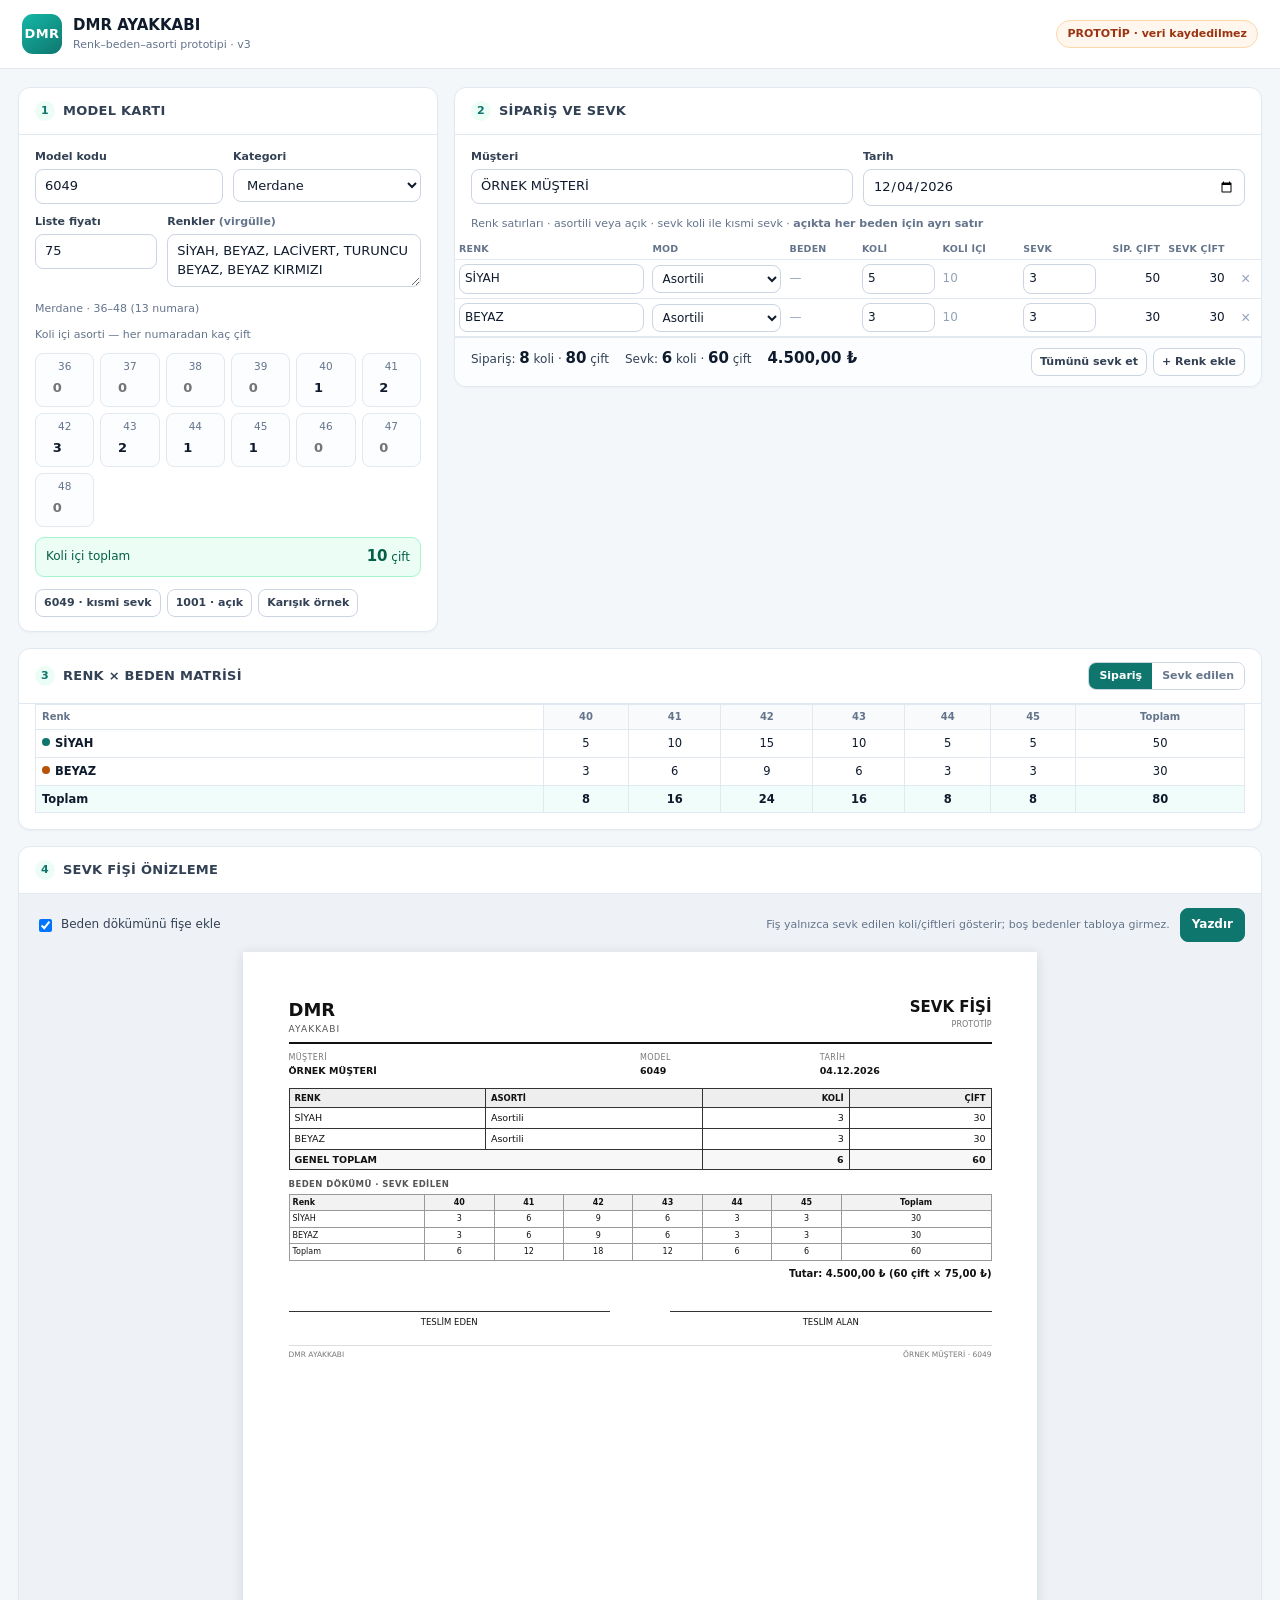
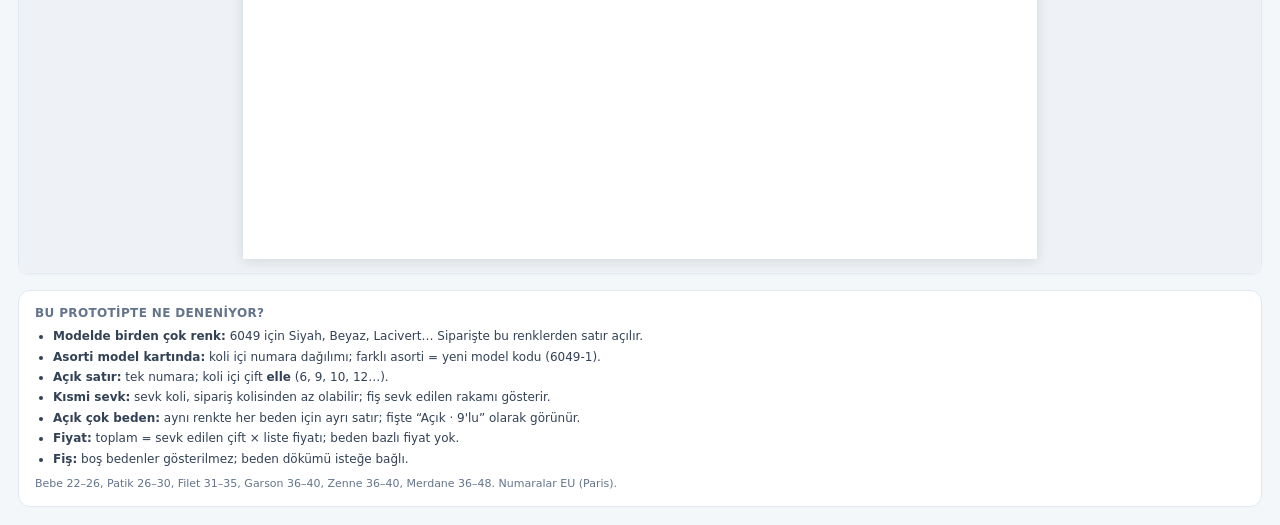
<file: prototype/matris.html>
<!doctype html>
<html lang="tr">
<head>
<meta charset="utf-8">
<meta name="viewport" content="width=device-width, initial-scale=1">
<title>DMR · Renk–Beden–Asorti Prototipi v3</title>
<style>
  :root{--bg:#f4f7fa;--ink:#0f1b2d;--ink2:#334155;--muted:#64748b;--line:#e2e8f0;--brand:#0f766e;--soft:#ecfdf5;--danger:#b91c1c;--r:12px}
  *{box-sizing:border-box}
  body{margin:0;background:var(--bg);color:var(--ink);font:13px/1.45 "Segoe UI",system-ui,sans-serif}
  .top{display:flex;align-items:center;justify-content:space-between;gap:16px;padding:14px 22px;background:#fff;border-bottom:1px solid var(--line);position:sticky;top:0;z-index:5}
  .brand{display:flex;align-items:center;gap:11px}
  .mark{width:40px;height:40px;border-radius:11px;display:grid;place-items:center;background:linear-gradient(145deg,#14b8a6,#0f766e);color:#fff;font-weight:800;font-size:13px;letter-spacing:.5px}
  .brand b{display:block;font-size:15px}.brand span{display:block;color:var(--muted);font-size:11px}
  .badge{background:#fff7ed;color:#9a3412;border:1px solid #fed7aa;padding:5px 10px;border-radius:999px;font-size:11px;font-weight:650}
  .wrap{max-width:1360px;margin:0 auto;padding:18px;display:grid;gap:16px}
  .layout{display:grid;grid-template-columns:420px minmax(0,1fr);gap:16px;align-items:start}
  .card{background:#fff;border:1px solid var(--line);border-radius:var(--r);box-shadow:0 1px 2px rgba(15,27,45,.04)}
  .card h2{margin:0;padding:13px 16px;font-size:13px;text-transform:uppercase;letter-spacing:.02em;color:var(--ink2);border-bottom:1px solid var(--line);display:flex;align-items:center;gap:8px}
  .card h2 .n{width:20px;height:20px;border-radius:50%;background:var(--soft);color:var(--brand);display:grid;place-items:center;font-size:11px;font-weight:700}
  .body{padding:14px 16px}
  label.f{display:block;font-size:11px;font-weight:650;color:var(--ink2);margin-bottom:4px}
  input,select,textarea{width:100%;border:1px solid #cbd5e1;border-radius:8px;padding:7px 9px;font:inherit;background:#fff;color:var(--ink);resize:vertical}
  input:focus,select:focus{outline:0;border-color:#14b8a6;box-shadow:0 0 0 3px rgba(20,184,166,.15)}
  .row2{display:grid;grid-template-columns:1fr 1fr;gap:10px}
  .hint{color:var(--muted);font-size:11px}.dim{color:#94a3b8}
  .sz-grid{display:grid;grid-template-columns:repeat(auto-fill,minmax(54px,1fr));gap:6px;margin-top:10px}
  .sz{border:1px solid var(--line);border-radius:8px;padding:5px;text-align:center;background:#fbfdff}
  .sz span{display:block;font-size:10.5px;color:var(--muted);margin-bottom:2px}
  .sz input{padding:3px 2px;text-align:center;font-size:13px;font-weight:650;border:0;background:transparent}
  .sz input:focus{box-shadow:none}
  .sum{margin-top:10px;display:flex;align-items:center;justify-content:space-between;background:var(--soft);border:1px solid #a7f3d0;border-radius:9px;padding:8px 10px;font-size:12px;color:#065f46}
  .sum b{font-size:15px}
  .presets{display:flex;gap:6px;flex-wrap:wrap;margin-top:12px}
  table{border-collapse:collapse;width:100%}
  .editable{table-layout:fixed}.editable th,.editable td{padding:4px;border-bottom:1px solid var(--line);vertical-align:middle;overflow:hidden}.editable input,.editable select{min-width:0}
  .editable th{text-align:left;font-size:9.5px;text-transform:uppercase;letter-spacing:.02em;color:var(--muted);font-weight:700;white-space:nowrap}
  .editable td.right,.editable th.right{text-align:right}
  .editable input,.editable select{padding:5px;font-size:12px}
  .editable td{font-size:12px}
  .x{border:0;background:none;color:#94a3b8;cursor:pointer;font-size:16px;width:26px;height:26px;border-radius:6px}
  .x:hover{background:#fef2f2;color:var(--danger)}
  .btn{display:inline-flex;align-items:center;gap:6px;border:1px solid #cbd5e1;background:#fff;color:var(--ink2);border-radius:8px;padding:7px 11px;font:inherit;font-size:12px;font-weight:600;cursor:pointer}
  .btn:hover{background:#f8fafc}.btn.primary{background:var(--brand);border-color:var(--brand);color:#fff}.btn.primary:hover{background:#0d5f59}
  .btn.sm{padding:5px 8px;font-size:11px}
  .seg{display:inline-flex;border:1px solid #cbd5e1;border-radius:8px;overflow:hidden;margin-left:auto}
  .seg button{border:0;background:#fff;padding:5px 10px;font:inherit;font-size:11px;font-weight:600;color:var(--muted);cursor:pointer}
  .seg button.active{background:var(--brand);color:#fff}
  .summary{display:flex;gap:16px;flex-wrap:wrap;padding:10px 16px;border-top:1px solid var(--line);background:#fbfdff;font-size:12px;color:var(--ink2);border-radius:0 0 var(--r) var(--r)}
  .summary b{font-size:15px;color:var(--ink)}
  .mx-wrap{overflow:auto;padding:0 16px 16px}
  table.mx{min-width:100%;font-size:11.5px}
  table.mx th,table.mx td{border:1px solid var(--line);padding:5px 6px;text-align:center;white-space:nowrap}
  table.mx thead th{background:#f8fafc;color:var(--muted);font-size:10px;font-weight:700}
  table.mx th.sticky{position:sticky;left:0;background:#fff;text-align:left;z-index:2;min-width:160px}
  table.mx tbody th.sticky{font-weight:600}
  table.mx tr.foot th,table.mx tr.foot td{background:#f0fdfa;font-weight:700}
  .dot{display:inline-block;width:8px;height:8px;border-radius:50%;margin-right:5px;vertical-align:1px}
  .pill{display:inline-block;background:#eef2ff;color:#3730a3;border-radius:999px;padding:1px 6px;font-size:9.5px;font-weight:700;margin-left:4px}
  .empty{padding:26px 16px;text-align:center;color:var(--muted);font-size:12px}
  .notes{background:#fff;border:1px solid var(--line);border-radius:var(--r);padding:14px 16px;font-size:12px;color:var(--ink2)}
  .notes h3{margin:0 0 6px;font-size:12px;text-transform:uppercase;letter-spacing:.03em;color:var(--muted)}
  .notes ul{margin:4px 0 0;padding-left:18px}.notes li{margin:3px 0}
  .doc-card .body{background:#eef2f6}
  .doc{width:210mm;max-width:100%;min-height:240mm;background:#fff;margin:0 auto;padding:12mm 12mm 10mm;box-shadow:0 2px 12px rgba(15,27,45,.12);color:#111;font-size:10.5px}
  .doc-top{display:flex;justify-content:space-between;align-items:flex-start;border-bottom:2px solid #111;padding-bottom:6px}
  .doc-brand{font-size:18px;font-weight:800}.doc-brand small{display:block;font-size:9px;font-weight:500;color:#555;letter-spacing:.12em}
  .doc-title{text-align:right;font-size:15px;font-weight:800}.doc-title small{display:block;font-size:8px;font-weight:500;color:#777}
  .doc-meta{display:grid;grid-template-columns:2fr 1fr 1fr;gap:8px;margin:8px 0 10px;font-size:9.5px}
  .doc-meta span{display:block;color:#777;font-size:8px;text-transform:uppercase;letter-spacing:.05em}.doc-meta b{font-weight:600}
  table.doc-t{font-size:9.5px;margin-top:4px}
  table.doc-t th,table.doc-t td{border:1px solid #333;padding:3px 5px}
  table.doc-t th{background:#eee;font-size:8.5px;text-transform:uppercase;text-align:left}
  table.doc-t .r{text-align:right}table.doc-t tfoot td{font-weight:700;background:#f7f7f7}
  .doc-sizes{margin-top:8px}.doc-sizes h4{margin:0 0 3px;font-size:8.5px;text-transform:uppercase;letter-spacing:.05em;color:#555}
  table.doc-mx{font-size:8px}table.doc-mx th,table.doc-mx td{border:1px solid #999;padding:2px 3px;text-align:center}
  table.doc-mx th{background:#f2f2f2}table.doc-mx th:first-child,table.doc-mx td:first-child{text-align:left}
  .doc-total{margin-top:6px;text-align:right;font-size:10px;font-weight:700}
  .doc-sign{display:flex;justify-content:space-between;gap:60px;margin-top:30px}
  .doc-sign div{flex:1;border-top:1px solid #333;padding-top:4px;text-align:center;font-size:8.5px}
  .doc-foot{margin-top:16px;border-top:1px solid #ddd;padding-top:4px;display:flex;justify-content:space-between;font-size:7.5px;color:#777}
  .check{display:inline-flex;align-items:center;gap:6px;font-size:12px;color:var(--ink2)}.check input{width:auto}
  @media(max-width:1050px){.layout{grid-template-columns:1fr}}
  @media print{
    body{background:#fff}.top,.wrap>.layout,.wrap>.notes,.doc-card h2,.doc-card .tools,.badge{display:none!important}
    .wrap{padding:0;max-width:none}.doc-card{border:0;box-shadow:none}.doc-card .body{background:#fff;padding:0}
    .doc{width:auto;min-height:0;margin:0;padding:0;box-shadow:none}@page{size:A4;margin:12mm}
  }
</style>
</head>
<body>
<header class="top">
  <div class="brand"><div class="mark">DMR</div><div><b>DMR AYAKKABI</b><span>Renk–beden–asorti prototipi · v3</span></div></div>
  <div class="badge">PROTOTİP · veri kaydedilmez</div>
</header>

<div class="wrap">
  <div class="layout">
    <section class="card">
      <h2><span class="n">1</span> Model kartı</h2>
      <div class="body">
        <div class="row2">
          <div><label class="f" for="mKod">Model kodu</label><input id="mKod" value="6049" spellcheck="false"></div>
          <div><label class="f" for="mKat">Kategori</label><select id="mKat"></select></div>
        </div>
        <div style="display:grid;grid-template-columns:.65fr 1.35fr;gap:10px;margin-top:10px">
          <div><label class="f" for="mFiyat">Liste fiyatı</label><input id="mFiyat" type="number" min="0" step="0.01" value="75"></div>
          <div><label class="f" for="mRenkler">Renkler <span class="hint">(virgülle)</span></label><textarea id="mRenkler" rows="2" spellcheck="false">SİYAH, BEYAZ, LACİVERT, TURUNCU BEYAZ, BEYAZ KIRMIZI</textarea></div>
        </div>
        <p class="hint" id="mRange" style="margin:8px 0 0"></p>
        <p class="hint" style="margin:10px 0 2px">Koli içi asorti — her numaradan kaç çift</p>
        <div class="sz-grid" id="asortiGrid"></div>
        <div class="sum"><span>Koli içi toplam</span><span><b id="mToplam">10</b> çift</span></div>
        <div class="presets">
          <button class="btn sm" id="p6049">6049 · kısmi sevk</button>
          <button class="btn sm" id="p1001">1001 · açık</button>
          <button class="btn sm" id="pMix">Karışık örnek</button>
        </div>
      </div>
    </section>

    <section class="card">
      <h2><span class="n">2</span> Sipariş ve sevk</h2>
      <div class="body" style="padding-bottom:0">
        <div class="row2">
          <div><label class="f" for="oMusteri">Müşteri</label><input id="oMusteri" value="ÖRNEK MÜŞTERİ"></div>
          <div><label class="f" for="oTarih">Tarih</label><input id="oTarih" type="date"></div>
        </div>
        <p class="hint" style="margin:10px 0 6px">Renk satırları · asortili veya açık · sevk koli ile kısmi sevk · <b>açıkta her beden için ayrı satır</b></p>
      </div>
      <div style="overflow:auto">
        <table class="editable">
          <colgroup>
            <col style="width:24%"><col style="width:17%"><col style="width:9%"><col style="width:10%">
            <col style="width:10%"><col style="width:10%"><col style="width:8%"><col style="width:8%"><col style="width:4%">
          </colgroup>
          <thead><tr>
            <th>Renk</th><th>Mod</th><th>Beden</th>
            <th>Koli</th><th>Koli içi</th><th>Sevk</th>
            <th class="right">Sip. çift</th><th class="right">Sevk çift</th><th></th>
          </tr></thead>
          <tbody id="rows"></tbody>
        </table>
      </div>
      <div class="summary">
        <span>Sipariş: <b id="sKoli">0</b> koli · <b id="sCift">0</b> çift</span>
        <span>Sevk: <b id="sSevkKoli">0</b> koli · <b id="sSevkCift">0</b> çift</span>
        <span><b id="sTutar">0,00 ₺</b></span>
        <span style="margin-left:auto;display:flex;gap:6px">
          <button class="btn sm" id="allShip">Tümünü sevk et</button>
          <button class="btn sm" id="addRow">+ Renk ekle</button>
        </span>
      </div>
    </section>
  </div>

  <section class="card">
    <h2><span class="n">3</span> Renk × beden matrisi
      <span class="seg"><button id="mxSip" class="active">Sipariş</button><button id="mxSevk">Sevk edilen</button></span>
    </h2>
    <div class="mx-wrap" id="matrix"></div>
  </section>

  <section class="card doc-card">
    <h2><span class="n">4</span> Sevk fişi önizleme</h2>
    <div class="body">
      <div class="tools" style="display:flex;gap:10px;align-items:center;flex-wrap:wrap;margin-bottom:10px">
        <label class="check"><input type="checkbox" id="fisBeden" checked> Beden dökümünü fişe ekle</label>
        <span class="hint" style="margin-left:auto">Fiş yalnızca sevk edilen koli/çiftleri gösterir; boş bedenler tabloya girmez.</span>
        <button class="btn primary" id="printBtn">Yazdır</button>
      </div>
      <div id="fisDoc"></div>
    </div>
  </section>

  <div class="notes">
    <h3>Bu prototipte ne deneniyor?</h3>
    <ul>
      <li><b>Modelde birden çok renk:</b> 6049 için Siyah, Beyaz, Lacivert… Siparişte bu renklerden satır açılır.</li>
      <li><b>Asorti model kartında:</b> koli içi numara dağılımı; farklı asorti = yeni model kodu (6049-1).</li>
      <li><b>Açık satır:</b> tek numara; koli içi çift <b>elle</b> (6, 9, 10, 12…).</li>
      <li><b>Kısmi sevk:</b> sevk koli, sipariş kolisinden az olabilir; fiş sevk edilen rakamı gösterir.</li>
      <li><b>Açık çok beden:</b> aynı renkte her beden için ayrı satır; fişte “Açık · 9'lu” olarak görünür.</li>
      <li><b>Fiyat:</b> toplam = sevk edilen çift × liste fiyatı; beden bazlı fiyat yok.</li>
      <li><b>Fiş:</b> boş bedenler gösterilmez; beden dökümü isteğe bağlı.</li>
    </ul>
    <p class="hint" style="margin:8px 0 0">Bebe 22–26, Patik 26–30, Filet 31–35, Garson 36–40, Zenne 36–40, Merdane 36–48. Numaralar EU (Paris).</p>
  </div>
</div>

<datalist id="renkList"></datalist>

<script>
(function () {
  "use strict";
  var CATS = {
    BEBE: { ad: "Bebe", min: 22, max: 26 }, PATIK: { ad: "Patik", min: 26, max: 30 },
    FILET: { ad: "Filet", min: 31, max: 35 }, GARSON: { ad: "Garson", min: 36, max: 40 },
    ZENNE: { ad: "Zenne", min: 36, max: 40 }, MERDANE: { ad: "Merdane", min: 36, max: 48 }
  };
  var RENKLER = ["#0f766e", "#b45309", "#1d4ed8", "#7c3aed", "#be123c", "#475569"];
  var state = {
    model: {
      kod: "6049", kat: "MERDANE", fiyat: 75,
      renkler: ["SİYAH", "BEYAZ", "LACİVERT", "TURUNCU BEYAZ", "BEYAZ KIRMIZI"],
      asorti: { 40: 1, 41: 2, 42: 3, 43: 2, 44: 1, 45: 1 }
    },
    musteri: "ÖRNEK MÜŞTERİ", tarih: "", mx: "siparis",
    rows: [
      { id: 1, renk: "SİYAH", mod: "ASORTILI", beden: 40, koli: 5, koliIci: 10, sevkKoli: 3 },
      { id: 2, renk: "BEYAZ", mod: "ASORTILI", beden: 40, koli: 3, koliIci: 10, sevkKoli: 3 }
    ]
  };
  var $ = function (id) { return document.getElementById(id); };
  function esc(v) { return String(v == null ? "" : v).replace(/[&<>"']/g, function (c) { return { "&": "&amp;", "<": "&lt;", ">": "&gt;", '"': "&quot;", "'": "&#39;" }[c]; }); }
  function num(v) { if (v === null || v === undefined || v === "") return 0; var n = Number(String(v).replace(",", ".")); return isFinite(n) ? n : 0; }
  function fmt(n) { return (Number(n) || 0).toLocaleString("tr-TR", { maximumFractionDigits: 2 }); }
  function money(n) { return (Number(n) || 0).toLocaleString("tr-TR", { minimumFractionDigits: 2, maximumFractionDigits: 2 }) + " ₺"; }
  function dateTR(iso) { if (!iso) return "—"; var p = String(iso).split("-"); return p.length === 3 ? p[2] + "." + p[1] + "." + p[0] : iso; }
  function cat() { return CATS[state.model.kat] || CATS.MERDANE; }
  function sizes() { var c = cat(), o = []; for (var s = c.min; s <= c.max; s++) o.push(s); return o; }
  function perBox() { var t = 0; sizes().forEach(function (s) { t += num(state.model.asorti[s]); }); return t; }

  function buildMap(r, boxes) {
    var map = {}, total = 0;
    if (r.mod === "ACIK") {
      var per = num(r.koliIci) || perBox();
      total = num(boxes) * per;
      if (r.beden) map[r.beden] = total;
    } else {
      sizes().forEach(function (s) { var q = num(boxes) * num(state.model.asorti[s]); if (q) { map[s] = q; total += q; } });
    }
    return { map: map, total: total };
  }
  function calcRow(r) { return { sip: buildMap(r, r.koli), sevk: buildMap(r, r.sevkKoli) }; }
  function calcAll() {
    var o = { koli: 0, cift: 0, sevkKoli: 0, sevkCift: 0 };
    state.rows.forEach(function (r) { var c = calcRow(r); o.koli += num(r.koli); o.cift += c.sip.total; o.sevkKoli += num(r.sevkKoli); o.sevkCift += c.sevk.total; });
    return o;
  }

  function fillCats() { $("mKat").innerHTML = Object.keys(CATS).map(function (k) { return '<option value="' + k + '"' + (k === state.model.kat ? " selected" : "") + ">" + CATS[k].ad + "</option>"; }).join(""); }
  function renderColors() { $("renkList").innerHTML = state.model.renkler.map(function (c) { return '<option value="' + esc(c) + '">'; }).join(""); }
  function renderModel() {
    $("mKod").value = state.model.kod; $("mFiyat").value = state.model.fiyat; $("mRenkler").value = state.model.renkler.join(", ");
    var c = cat(); $("mRange").textContent = c.ad + " · " + c.min + "–" + c.max + " (" + sizes().length + " numara)";
    $("asortiGrid").innerHTML = sizes().map(function (s) { var v = num(state.model.asorti[s]); return '<label class="sz"><span>' + s + '</span><input type="number" min="0" step="1" data-size="' + s + '" value="' + (v ? v : "") + '" placeholder="0"></label>'; }).join("");
    $("mToplam").textContent = fmt(perBox()); renderColors();
  }
  function renderRows() {
    $("rows").innerHTML = state.rows.map(function (r) {
      var c = calcRow(r);
      var beden = r.mod === "ACIK"
        ? '<select data-f="beden" data-id="' + r.id + '">' + sizes().map(function (s) { return '<option value="' + s + '"' + (s === num(r.beden) ? " selected" : "") + ">" + s + "</option>"; }).join("") + "</select>"
        : '<span class="dim">—</span>';
      var koliIci = r.mod === "ACIK"
        ? '<input type="number" min="1" step="1" data-f="koliIci" data-id="' + r.id + '" step="1" value="' + num(r.koliIci || 10) + '">'
        : '<span class="dim">' + fmt(perBox()) + "</span>";
      return "<tr>" +
        '<td><input data-f="renk" data-id="' + r.id + '" list="renkList" value="' + esc(r.renk) + '"></td>' +
        '<td><select data-f="mod" data-id="' + r.id + '"><option value="ASORTILI"' + (r.mod === "ASORTILI" ? " selected" : "") + '>Asortili</option><option value="ACIK"' + (r.mod === "ACIK" ? " selected" : "") + '>Açık</option></select></td>' +
        "<td>" + beden + "</td>" +
        '<td><input type="number" min="0" step="0.5" data-f="koli" data-id="' + r.id + '" step="1" value="' + num(r.koli) + '"></td>' +
        "<td>" + koliIci + "</td>" +
        '<td><input type="number" min="0" step="0.5" data-f="sevk" data-id="' + r.id + '" step="1" value="' + num(r.sevkKoli) + '"></td>' +
        '<td class="right strong" data-sip="' + r.id + '">' + fmt(c.sip.total) + "</td>" +
        '<td class="right strong" data-sevk="' + r.id + '">' + fmt(c.sevk.total) + "</td>" +
        '<td><button class="x" data-del="' + r.id + '" title="Kaldır">×</button></td></tr>';
    }).join("");
    updateSummary();
  }
  function updateSummary() {
    var t = calcAll();
    $("sKoli").textContent = fmt(t.koli); $("sCift").textContent = fmt(t.cift);
    $("sSevkKoli").textContent = fmt(t.sevkKoli); $("sSevkCift").textContent = fmt(t.sevkCift);
    $("sTutar").textContent = money(t.sevkCift * num(state.model.fiyat));
    state.rows.forEach(function (r) {
      var c = calcRow(r);
      var a = document.querySelector('[data-sip="' + r.id + '"]');
      var b = document.querySelector('[data-sevk="' + r.id + '"]');
      if (a) a.textContent = fmt(c.sip.total);
      if (b) b.textContent = fmt(c.sevk.total);
    });
  }

  function keyOf(r) {
    return String(r.renk || "").toLocaleUpperCase("tr-TR") + "|" + r.mod;
  }

  function matrixData(mode) {
    var list = sizes(), col = {}, map = {};
    state.rows.forEach(function (r) {
      var c = calcRow(r);
      var m = mode === "sevk" ? c.sevk.map : c.sip.map;
      var k = keyOf(r);
      if (!map[k]) map[k] = { renk: r.renk, mod: r.mod, mp: {}, total: 0 };
      Object.keys(m).forEach(function (s) {
        map[k].mp[s] = (map[k].mp[s] || 0) + num(m[s]);
        col[s] = (col[s] || 0) + num(m[s]);
      });
      map[k].total += (mode === "sevk" ? c.sevk.total : c.sip.total);
    });
    var rows = Object.keys(map).map(function (k) { return map[k]; });
    return { rows: rows, sizes: list.filter(function (s) { return col[s] > 0; }), col: col };
  }

  function renderMatrix() {
    if (!state.rows.length) { $("matrix").innerHTML = '<div class="empty">Henüz renk satırı yok.</div>'; return; }
    var d = matrixData(state.mx);
    if (!d.sizes.length) { $("matrix").innerHTML = '<div class="empty">Bu görünümde sevk edilen beden yok.</div>'; return; }
    var grand = 0, html = '<table class="mx"><thead><tr><th class="sticky">Renk</th>' + d.sizes.map(function (s) { return "<th>" + s + "</th>"; }).join("") + "<th>Toplam</th></tr></thead><tbody>";
    d.rows.forEach(function (x, i) {
      var v = d.sizes.reduce(function (a, s) { return a + num(x.mp[s]); }, 0);
      if (!v) return;
      html += '<tr><th class="sticky"><span class="dot" style="background:' + RENKLER[i % RENKLER.length] + '"></span>' + esc(x.renk || "—") + (x.mod === "ACIK" ? '<span class="pill">Açık</span>' : "") + "</th>";
      d.sizes.forEach(function (s) { var q = num(x.mp[s]); html += '<td class="' + (q ? "" : "zero") + '">' + (q ? fmt(q) : "·") + "</td>"; });
      grand += x.total;
      html += '<td class="strong">' + fmt(x.total) + "</td></tr>";
    });
    html += '</tbody><tfoot><tr class="foot"><th class="sticky">Toplam</th>' + d.sizes.map(function (s) { return "<td>" + fmt(d.col[s]) + "</td>"; }).join("") + "<td>" + fmt(grand) + "</td></tr></tfoot></table>";
    $("matrix").innerHTML = html;
  }

  function renderFis() {
    var t = calcAll();
    var rows = state.rows.map(function (r) { return { r: r, c: calcRow(r) }; })
      .filter(function (x) { return num(x.r.sevkKoli) > 0 && x.c.sevk.total > 0; });

    var groups = {};
    rows.forEach(function (x) {
      var k = keyOf(x.r);
      if (!groups[k]) groups[k] = { renk: x.r.renk, mod: x.r.mod, koli: 0, cift: 0, mp: {}, adet: {} };
      var g = groups[k];
      g.koli += num(x.r.sevkKoli);
      g.cift += x.c.sevk.total;
      if (x.r.mod === "ACIK") g.adet[num(x.r.koliIci)] = 1;
      Object.keys(x.c.sevk.map).forEach(function (s) { g.mp[s] = (g.mp[s] || 0) + num(x.c.sevk.map[s]); });
    });
    var glist = Object.keys(groups).map(function (k) { return groups[k]; });

    function etiket(g) {
      if (g.mod !== "ACIK") return "Asortili";
      var arr = Object.keys(g.adet).filter(function (x) { return num(x) > 0; }).sort(function (a, b) { return num(a) - num(b); });
      return "Açık · " + (arr.length ? arr.join("/") : "?") + "'lu";
    }

    var rowsHtml = glist.map(function (g) {
      return "<tr><td>" + esc(g.renk) + "</td><td>" + esc(etiket(g)) + '</td><td class="r">' + fmt(g.koli) + '</td><td class="r">' + fmt(g.cift) + "</td></tr>";
    }).join("");

    var sizeTable = "";
    if ($("fisBeden").checked && glist.length) {
      var list = sizes(), col = {};
      glist.forEach(function (g) { list.forEach(function (s) { col[s] = (col[s] || 0) + num(g.mp[s]); }); });
      var used = list.filter(function (s) { return col[s] > 0; });
      if (used.length) {
        sizeTable = '<div class="doc-sizes"><h4>Beden dökümü · sevk edilen</h4><table class="doc-mx"><thead><tr><th>Renk</th>' +
          used.map(function (s) { return "<th>" + s + "</th>"; }).join("") + "<th>Toplam</th></tr></thead><tbody>" +
          glist.map(function (g) {
            return "<tr><td>" + esc(g.renk) + "</td>" + used.map(function (s) { var q = num(g.mp[s]); return "<td>" + (q ? fmt(q) : "·") + "</td>"; }).join("") + "<td>" + fmt(g.cift) + "</td></tr>";
          }).join("") +
          '</tbody><tfoot><tr><td>Toplam</td>' + used.map(function (s) { return "<td>" + fmt(col[s]) + "</td>"; }).join("") + "<td>" + fmt(t.sevkCift) + "</td></tr></tfoot></table></div>";
      }
    }

    $("fisDoc").innerHTML = '<div class="doc">' +
      '<div class="doc-top"><div class="doc-brand">DMR<small>AYAKKABI</small></div><div class="doc-title">SEVK FİŞİ<small>PROTOTİP</small></div></div>' +
      '<div class="doc-meta"><div><span>Müşteri</span><b>' + esc(state.musteri || "—") + '</b></div><div><span>Model</span><b>' + esc(state.model.kod || "—") + '</b></div><div><span>Tarih</span><b>' + esc(dateTR($("oTarih").value)) + "</b></div></div>" +
      '<table class="doc-t"><thead><tr><th>Renk</th><th>Asorti</th><th class="r">Koli</th><th class="r">Çift</th></tr></thead><tbody>' + (rowsHtml || '<tr><td colspan="4">Sevk edilen satır yok</td></tr>') +
      '</tbody><tfoot><tr><td colspan="2">GENEL TOPLAM</td><td class="r">' + fmt(t.sevkKoli) + '</td><td class="r">' + fmt(t.sevkCift) + "</td></tr></tfoot></table>" + sizeTable +
      '<div class="doc-total">Tutar: ' + money(t.sevkCift * num(state.model.fiyat)) + " (" + fmt(t.sevkCift) + " çift × " + money(num(state.model.fiyat)) + ")</div>" +
      '<div class="doc-sign"><div>TESLİM EDEN</div><div>TESLİM ALAN</div></div>' +
      '<div class="doc-foot"><span>DMR AYAKKABI</span><span>' + esc(state.musteri || "") + " · " + esc(state.model.kod || "") + "</span></div></div>";
  }

  function renderAll() {
    $("oMusteri").value = state.musteri;
    if (state.tarih) $("oTarih").value = state.tarih;
    fillCats(); renderModel(); renderRows(); renderMatrix(); renderFis();
  }

  $("mKod").addEventListener("input", function () { state.model.kod = this.value; renderFis(); });
  $("mFiyat").addEventListener("input", function () { state.model.fiyat = num(this.value); updateSummary(); renderFis(); });
  $("mRenkler").addEventListener("input", function () { state.model.renkler = this.value.split(",").map(function (x) { return x.trim(); }).filter(Boolean); renderColors(); });
  $("mKat").addEventListener("change", function () { state.model.kat = this.value; state.rows.forEach(function (r) { r.beden = sizes()[0]; }); renderAll(); });
  $("asortiGrid").addEventListener("input", function (e) {
    var inp = e.target.closest("input[data-size]"); if (!inp) return;
    state.model.asorti[inp.getAttribute("data-size")] = num(inp.value);
    $("mToplam").textContent = fmt(perBox()); updateSummary(); renderMatrix(); renderFis();
  });
  $("oMusteri").addEventListener("input", function () { state.musteri = this.value; renderFis(); });
  $("oTarih").addEventListener("input", function () { state.tarih = this.value; renderFis(); });

  $("rows").addEventListener("input", function (e) {
    var el = e.target.closest("[data-f]"); if (!el) return;
    var id = num(el.getAttribute("data-id"));
    var r = state.rows.filter(function (x) { return x.id === id; })[0]; if (!r) return;
    var f = el.getAttribute("data-f");
    if (f === "renk") r.renk = el.value;
    if (f === "koli") {
      var eski = num(r.koli);
      r.koli = Math.max(0, Math.round(num(el.value)));
      el.value = r.koli;
      if (r.sevkKoli === eski || r.sevkKoli > r.koli) r.sevkKoli = r.koli;
      var sev = document.querySelector('[data-f="sevk"][data-id="' + id + '"]'); if (sev) sev.value = r.sevkKoli;
    }
    if (f === "koliIci") { r.koliIci = Math.max(1, Math.round(num(el.value))); el.value = r.koliIci; }
    if (f === "sevk") {
      r.sevkKoli = Math.min(Math.max(0, Math.round(num(el.value))), Math.max(0, Math.round(num(r.koli))));
      if (num(el.value) !== r.sevkKoli) el.value = r.sevkKoli;
    }
    updateSummary(); renderMatrix(); renderFis();
  });
  $("rows").addEventListener("change", function (e) {
    var el = e.target.closest("[data-f]"); if (!el) return;
    var id = num(el.getAttribute("data-id"));
    var r = state.rows.filter(function (x) { return x.id === id; })[0]; if (!r) return;
    var f = el.getAttribute("data-f");
    if (f === "mod") {
      r.mod = el.value;
      if (r.mod === "ACIK") { r.koliIci = r.koliIci || perBox(); r.beden = num(r.beden) || sizes()[0]; }
      renderRows(); renderMatrix(); renderFis();
    }
    if (f === "beden") { r.beden = num(el.value); renderMatrix(); renderFis(); }
  });
  $("rows").addEventListener("click", function (e) {
    var b = e.target.closest("[data-del]"); if (!b) return;
    var id = num(b.getAttribute("data-del"));
    state.rows = state.rows.filter(function (x) { return x.id !== id; });
    renderRows(); renderMatrix(); renderFis();
  });
  $("addRow").addEventListener("click", function () {
    var id = Date.now();
    var son = state.rows[state.rows.length - 1];
    var yeni = { id: id, renk: state.model.renkler[state.rows.length % Math.max(1, state.model.renkler.length)] || "RENK " + (state.rows.length + 1), mod: "ASORTILI", beden: sizes()[0], koli: 1, koliIci: perBox(), sevkKoli: 1 };
    if (son && son.mod === "ACIK") {
      var idx = sizes().indexOf(num(son.beden));
      yeni.renk = son.renk;
      yeni.mod = "ACIK";
      yeni.beden = sizes()[Math.min(sizes().length - 1, idx + 1)];
      yeni.koliIci = num(son.koliIci) || 10;
    }
    state.rows.push(yeni);
    renderRows(); renderMatrix(); renderFis();
  });
  $("allShip").addEventListener("click", function () { state.rows.forEach(function (r) { r.sevkKoli = num(r.koli); }); renderRows(); renderMatrix(); renderFis(); });
  $("fisBeden").addEventListener("change", renderFis);
  $("printBtn").addEventListener("click", function () { window.print(); });
  $("mxSip").addEventListener("click", function () { state.mx = "siparis"; this.classList.add("active"); $("mxSevk").classList.remove("active"); renderMatrix(); });
  $("mxSevk").addEventListener("click", function () { state.mx = "sevk"; this.classList.add("active"); $("mxSip").classList.remove("active"); renderMatrix(); });

  function preset6049() {
    state.model = { kod: "6049", kat: "MERDANE", fiyat: 75, renkler: ["SİYAH", "BEYAZ", "LACİVERT", "TURUNCU BEYAZ", "BEYAZ KIRMIZI"], asorti: { 40: 1, 41: 2, 42: 3, 43: 2, 44: 1, 45: 1 } };
    state.musteri = "ÖRNEK MÜŞTERİ";
    state.rows = [{ id: 1, renk: "SİYAH", mod: "ASORTILI", beden: 40, koli: 5, koliIci: 10, sevkKoli: 3 }, { id: 2, renk: "BEYAZ", mod: "ASORTILI", beden: 40, koli: 3, koliIci: 10, sevkKoli: 3 }];
    renderAll();
  }
  function preset1001() {
    state.model = { kod: "1001", kat: "GARSON", fiyat: 62, renkler: ["SİYAH", "BEYAZ"], asorti: { 36: 1, 37: 2, 38: 3, 39: 2, 40: 2 } };
    state.musteri = "AÇIK ASORTİ MÜŞTERİSİ";
    state.rows = [{ id: 1, renk: "SİYAH", mod: "ACIK", beden: 40, koli: 10, koliIci: 10, sevkKoli: 10 }];
    renderAll();
  }
  function presetMix() {
    state.model = { kod: "6049", kat: "MERDANE", fiyat: 75, renkler: ["SİYAH", "BEYAZ", "LACİVERT", "KAHVE"], asorti: { 40: 1, 41: 2, 42: 3, 43: 2, 44: 1, 45: 1 } };
    state.musteri = "KARIŞIK SİPARİŞ";
    state.rows = [
      { id: 1, renk: "SİYAH", mod: "ASORTILI", beden: 40, koli: 3, koliIci: 10, sevkKoli: 3 },
      { id: 2, renk: "KAHVE", mod: "ASORTILI", beden: 40, koli: 2, koliIci: 10, sevkKoli: 1 },
      { id: 3, renk: "BEYAZ", mod: "ACIK", beden: 40, koli: 2, koliIci: 9, sevkKoli: 2 },
      { id: 4, renk: "BEYAZ", mod: "ACIK", beden: 41, koli: 2, koliIci: 9, sevkKoli: 2 },
      { id: 5, renk: "BEYAZ", mod: "ACIK", beden: 42, koli: 2, koliIci: 9, sevkKoli: 2 },
      { id: 6, renk: "BEYAZ", mod: "ACIK", beden: 43, koli: 1, koliIci: 9, sevkKoli: 1 },
      { id: 7, renk: "BEYAZ", mod: "ACIK", beden: 44, koli: 1, koliIci: 9, sevkKoli: 1 }
    ];
    renderAll();
  }

  var bugun = new Date();
  $("oTarih").value = bugun.getFullYear() + "-" + String(bugun.getMonth() + 1).padStart(2, "0") + "-" + String(bugun.getDate()).padStart(2, "0");
  state.tarih = $("oTarih").value;
  $("p6049").addEventListener("click", preset6049);
  $("p1001").addEventListener("click", preset1001);
  $("pMix").addEventListener("click", presetMix);
  renderAll();
  if (location.hash === "#1001") preset1001();
  else if (location.hash === "#mix") presetMix();
  else if (location.hash === "#6049") preset6049();
})();
</script>
</body>
</html>
</file>
